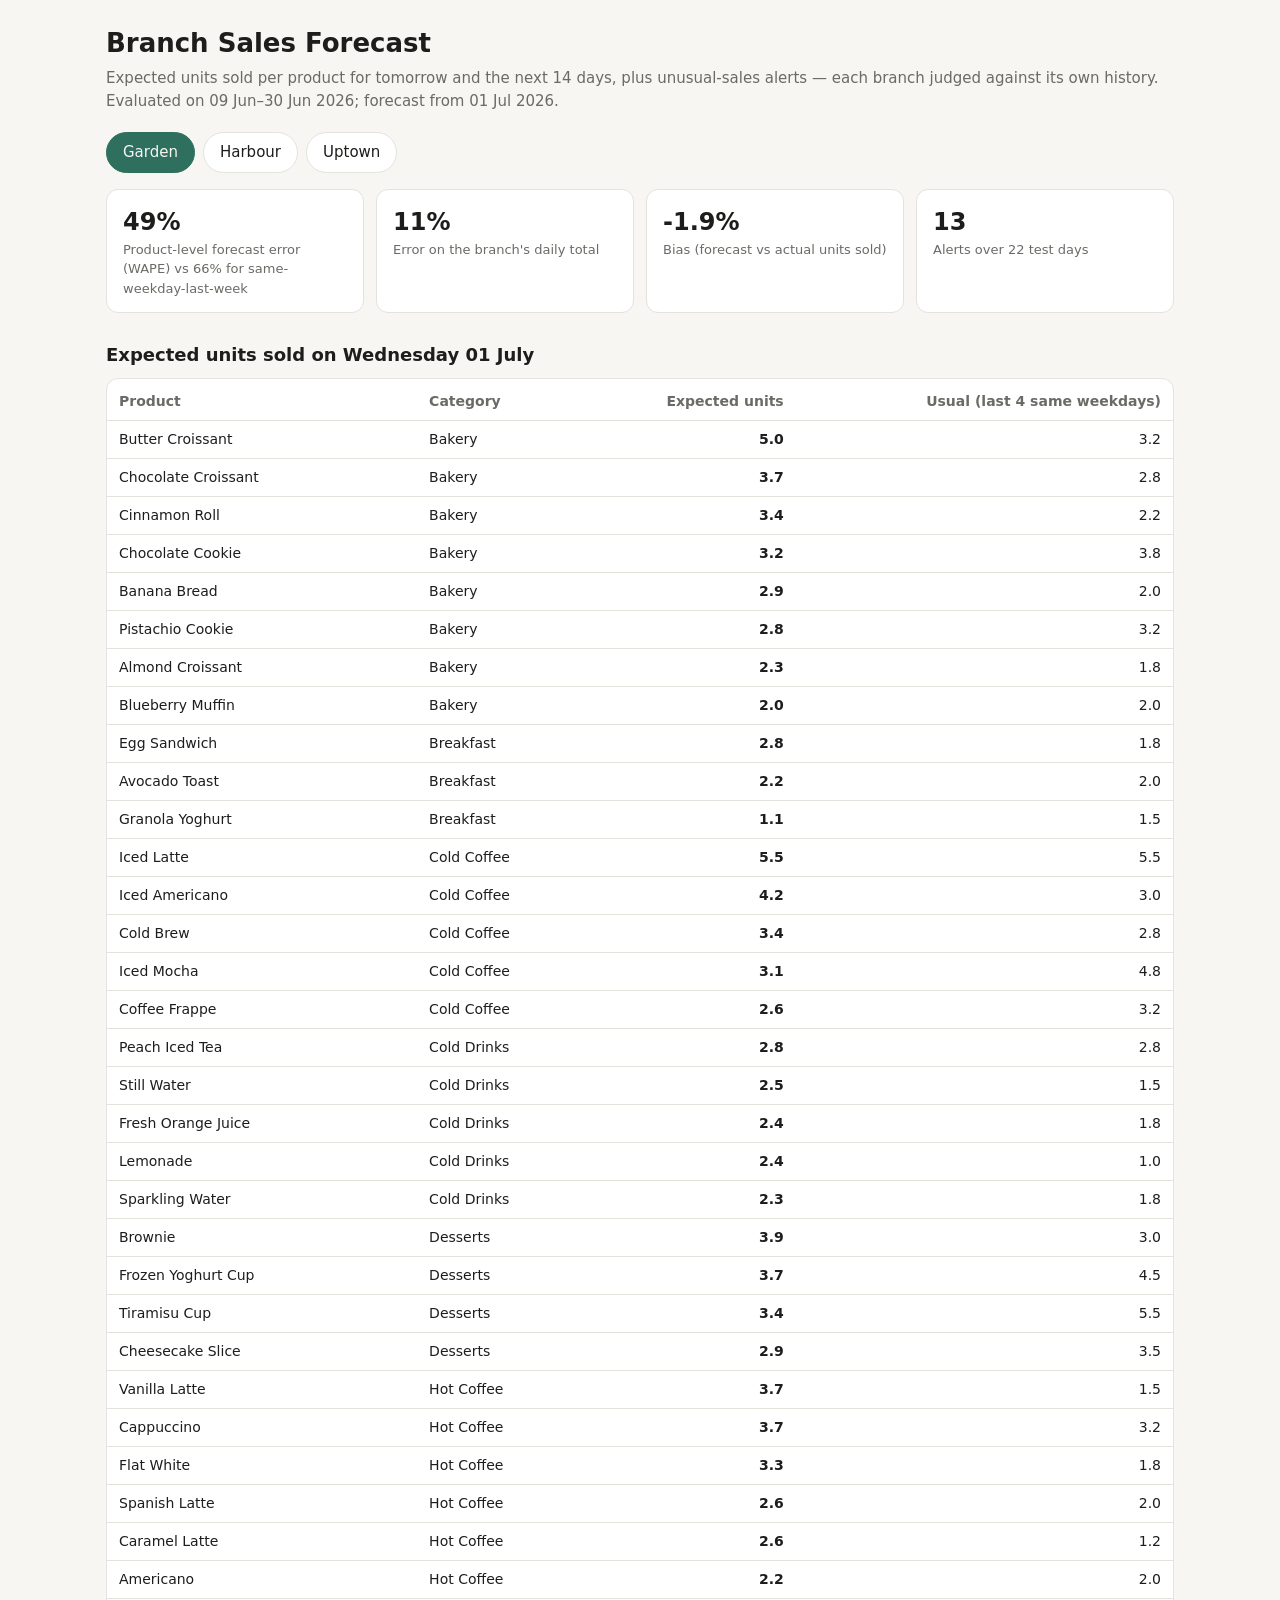
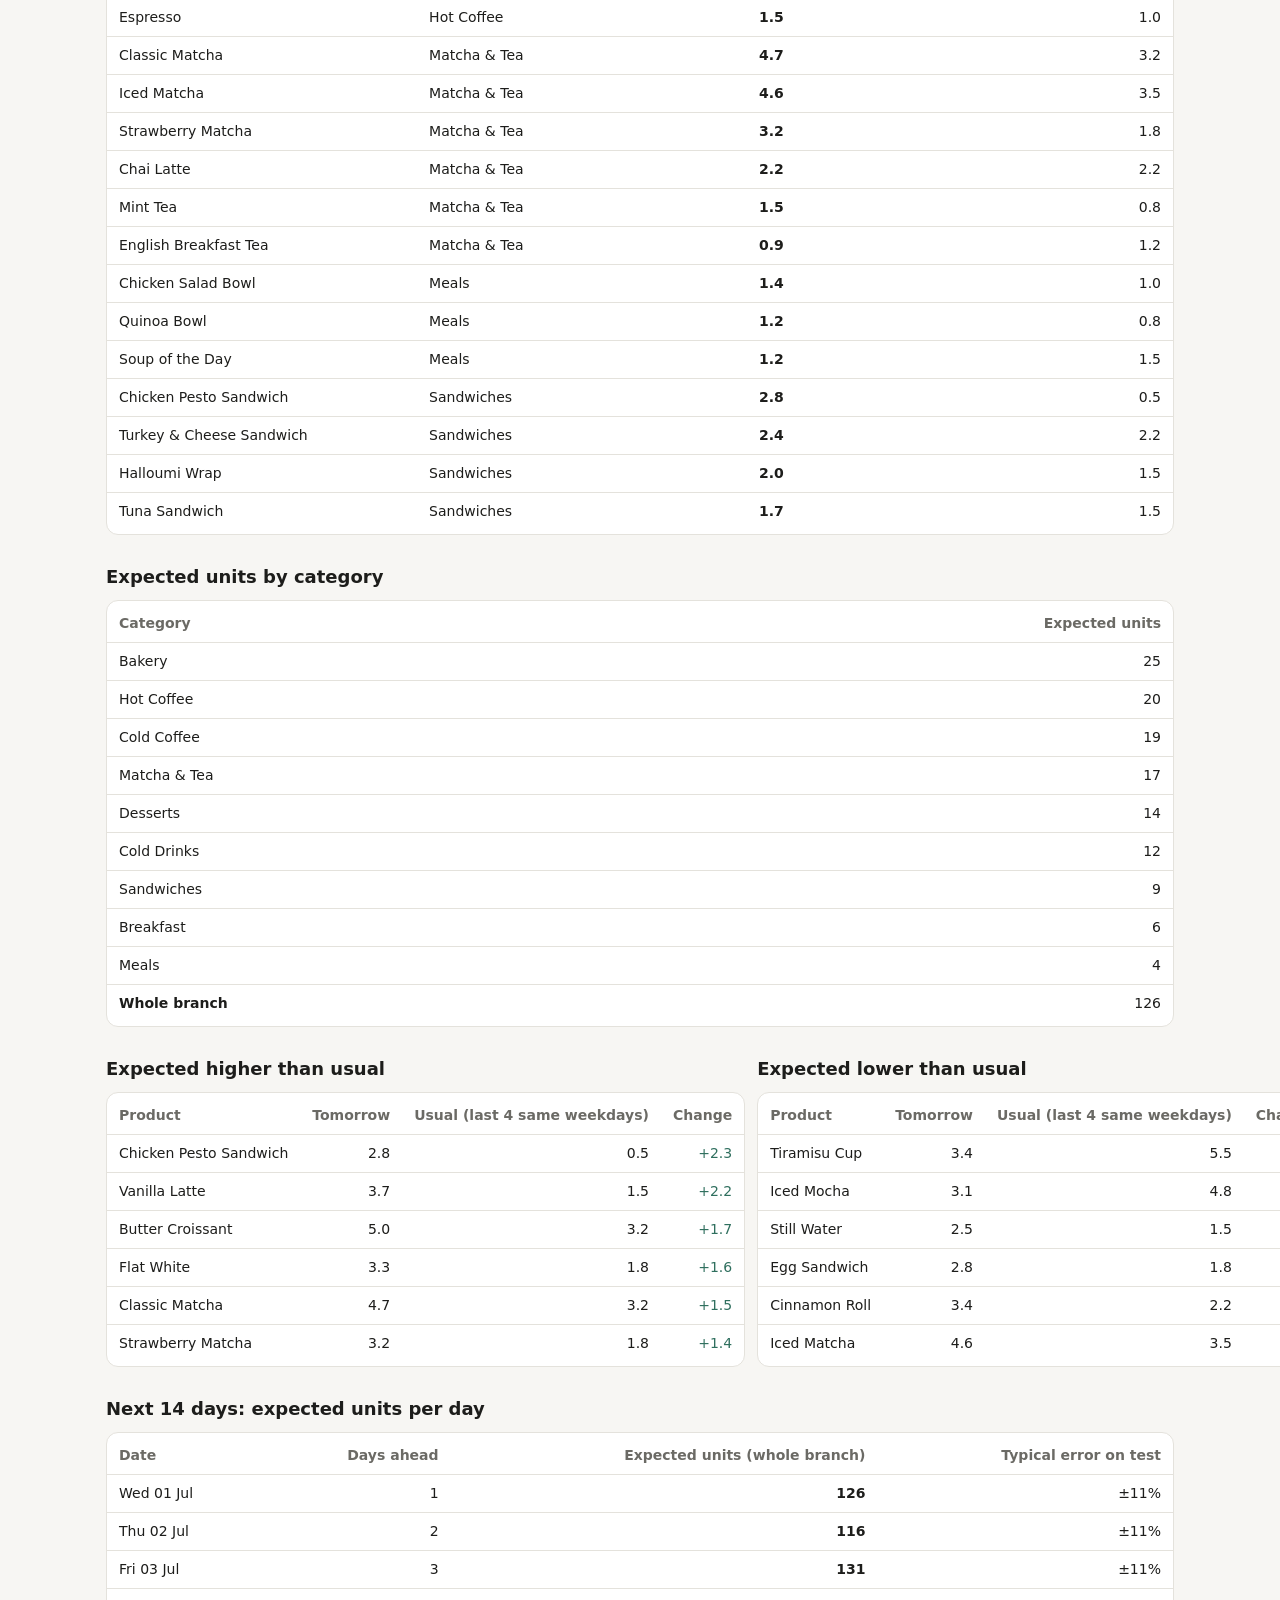
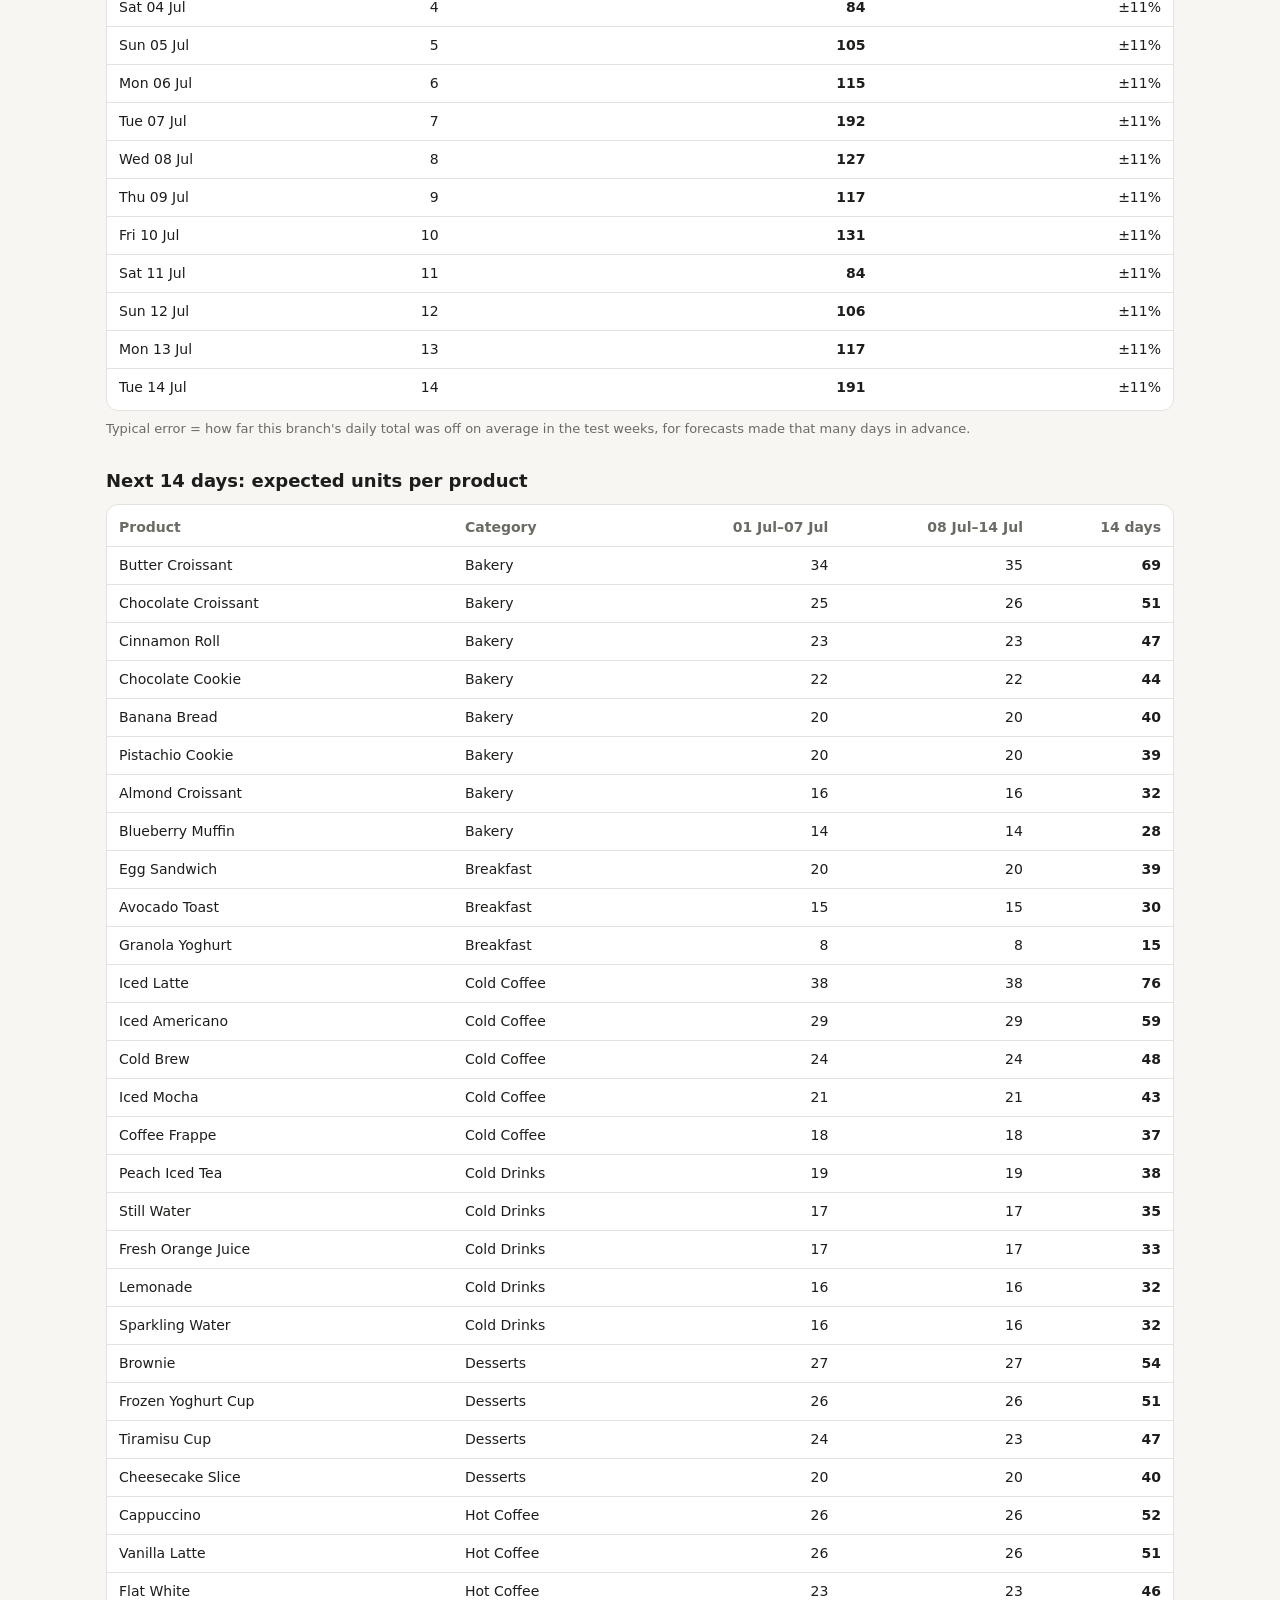
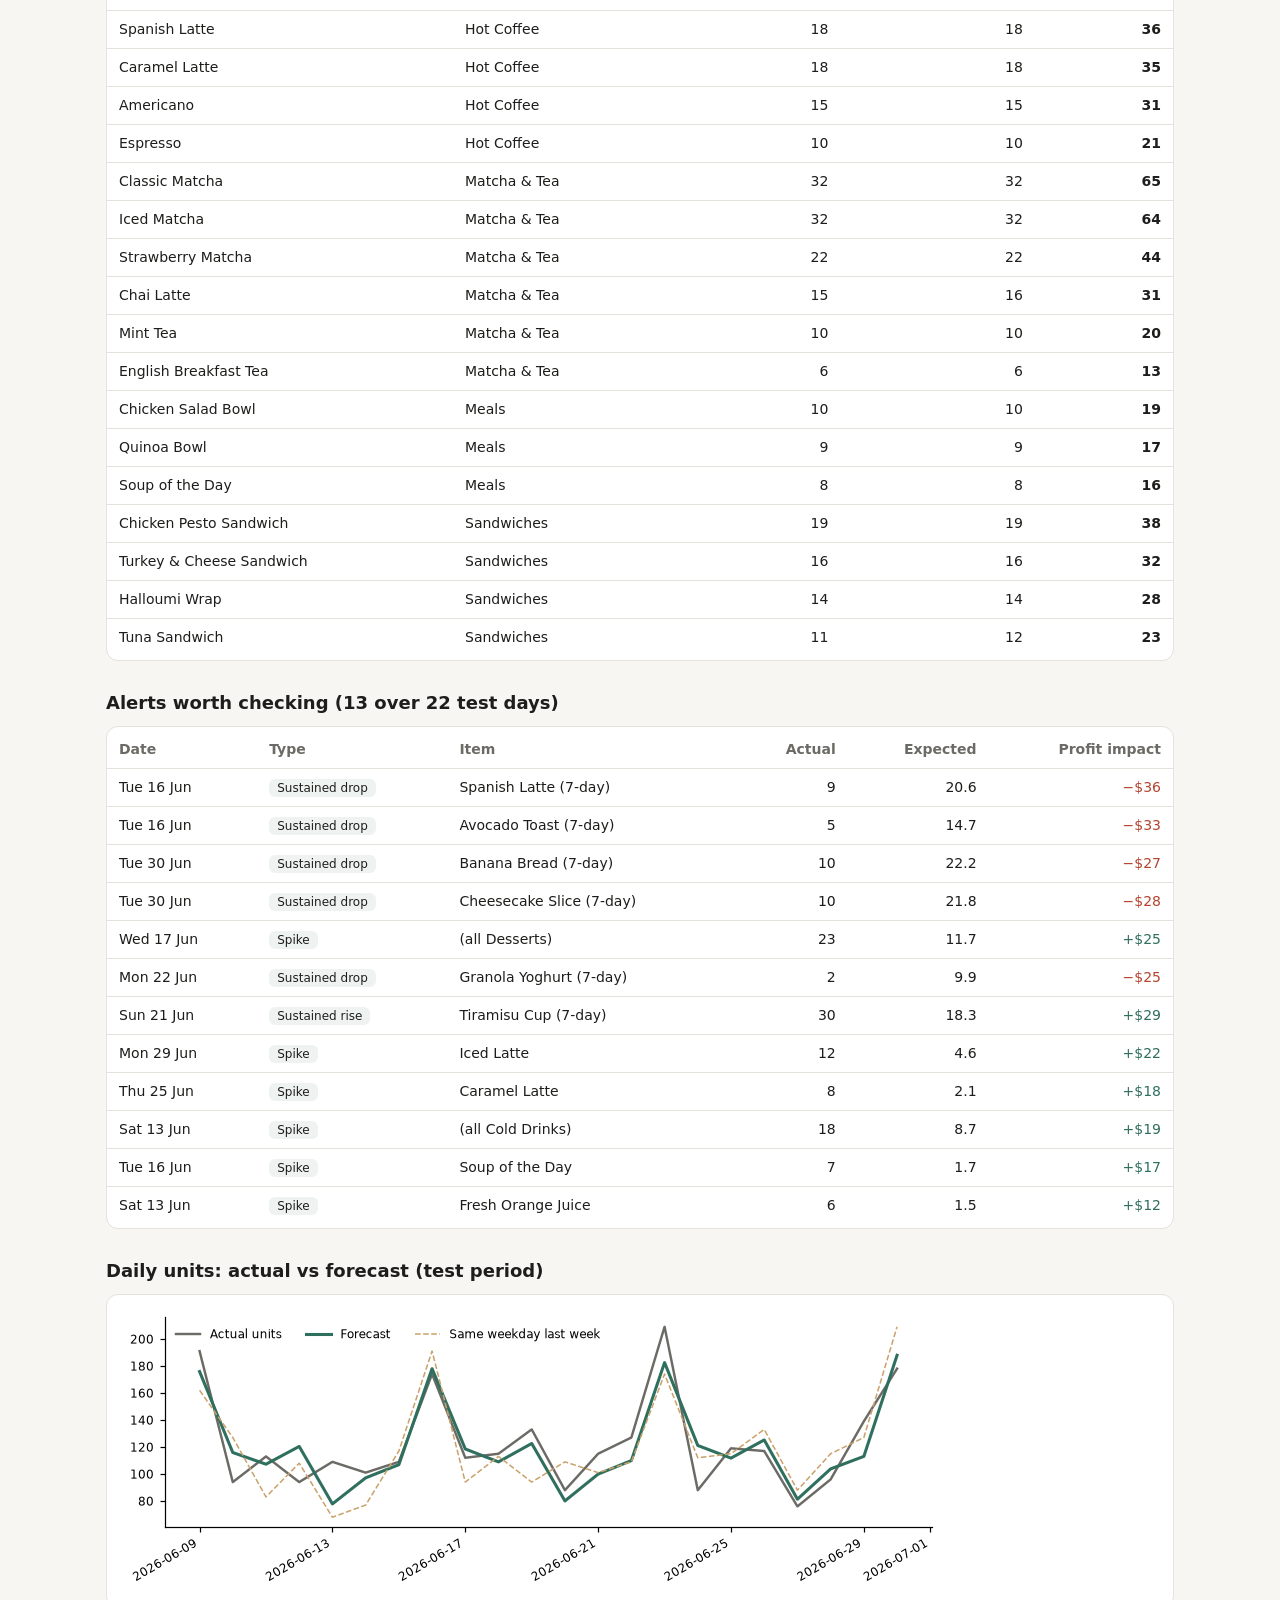
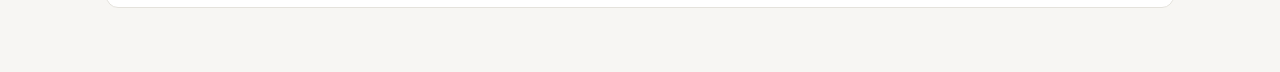
<file: aya/outputs/report.html>
<!doctype html><html lang="en"><head><meta charset="utf-8">
<meta name="viewport" content="width=device-width,initial-scale=1"><title>Branch Sales Forecast</title>
<style>
:root{--bg:#f7f6f3;--card:#fff;--ink:#1d1d1b;--muted:#6b6a65;--line:#e4e2dc;--accent:#2f6f5e;
--up:#2f6f5e;--down:#b4442f;--chip:#eef3f1}
@media (prefers-color-scheme:dark){:root:not([data-theme="light"]){--bg:#171716;--card:#21211f;--ink:#ecebe7;
--muted:#a3a29c;--line:#34332f;--accent:#7cc4ad;--up:#7cc4ad;--down:#e58a74;--chip:#263330}}
:root[data-theme="dark"]{--bg:#171716;--card:#21211f;--ink:#ecebe7;--muted:#a3a29c;--line:#34332f;
--accent:#7cc4ad;--up:#7cc4ad;--down:#e58a74;--chip:#263330}
*{box-sizing:border-box}body{margin:0;background:var(--bg);color:var(--ink);
font:15px/1.5 system-ui,-apple-system,"Segoe UI",sans-serif}
main{max-width:1100px;margin:0 auto;padding:24px 16px 64px}
h1{font-size:26px;margin:0 0 4px}h2{font-size:18px;margin:28px 0 10px}p.sub{color:var(--muted);margin:0 0 20px}
.tabs{display:flex;gap:8px;flex-wrap:wrap;margin:16px 0}
.tabs button{border:1px solid var(--line);background:var(--card);color:var(--ink);padding:8px 16px;border-radius:999px;
cursor:pointer;font:inherit}.tabs button[aria-selected=true]{background:var(--accent);color:var(--bg);border-color:var(--accent)}
.kpis{display:grid;grid-template-columns:repeat(auto-fit,minmax(200px,1fr));gap:12px}
.kpi{background:var(--card);border:1px solid var(--line);border-radius:12px;padding:14px 16px}
.kpi .v{font-size:24px;font-weight:650}.kpi .l{color:var(--muted);font-size:13px}
.card{background:var(--card);border:1px solid var(--line);border-radius:12px;padding:4px 0;overflow-x:auto}
table{border-collapse:collapse;width:100%;font-size:14px}th,td{padding:8px 12px;text-align:left;
border-bottom:1px solid var(--line);white-space:nowrap}th{color:var(--muted);font-weight:550}
td.n,th.n{text-align:right;font-variant-numeric:tabular-nums}tr:last-child td{border-bottom:0}
.chip{background:var(--chip);border-radius:6px;padding:2px 8px;font-size:12px}
.up{color:var(--up)}.down{color:var(--down)}.grid2{display:grid;grid-template-columns:1fr 1fr;gap:12px}
@media (max-width:700px){.grid2{grid-template-columns:1fr}}
img{max-width:100%;display:block}.note{color:var(--muted);font-size:13px;margin-top:8px}
</style></head><body><main>
<h1>Branch Sales Forecast</h1>
<p class="sub">Expected units sold per product for tomorrow and the next 14 days, plus unusual-sales alerts — each branch judged against its
own history. Evaluated on 09 Jun–30 Jun 2026; forecast from 01 Jul 2026.</p>
<div class="tabs" role="tablist"><button role="tab" data-b="Garden" aria-selected="true">Garden</button><button role="tab" data-b="Harbour" aria-selected="false">Harbour</button><button role="tab" data-b="Uptown" aria-selected="false">Uptown</button></div>

<section data-branch="Garden">
  <div class="kpis"><div class="kpi"><div class="v">49%</div><div class="l">Product-level forecast error (WAPE) vs 66% for same-weekday-last-week</div></div><div class="kpi"><div class="v">11%</div><div class="l">Error on the branch's daily total</div></div><div class="kpi"><div class="v">-1.9%</div><div class="l">Bias (forecast vs actual units sold)</div></div><div class="kpi"><div class="v">13</div><div class="l">Alerts over 22 test days</div></div></div>
  <h2>Expected units sold on Wednesday 01 July</h2>
  <div class="card"><table><thead><tr><th class="">Product</th><th class="">Category</th><th class="n">Expected units</th><th class="n">Usual (last 4 same weekdays)</th></tr></thead><tbody><tr><td class="">Butter Croissant</td><td class="">Bakery</td><td class="n"><b>5.0</b></td><td class="n">3.2</td></tr><tr><td class="">Chocolate Croissant</td><td class="">Bakery</td><td class="n"><b>3.7</b></td><td class="n">2.8</td></tr><tr><td class="">Cinnamon Roll</td><td class="">Bakery</td><td class="n"><b>3.4</b></td><td class="n">2.2</td></tr><tr><td class="">Chocolate Cookie</td><td class="">Bakery</td><td class="n"><b>3.2</b></td><td class="n">3.8</td></tr><tr><td class="">Banana Bread</td><td class="">Bakery</td><td class="n"><b>2.9</b></td><td class="n">2.0</td></tr><tr><td class="">Pistachio Cookie</td><td class="">Bakery</td><td class="n"><b>2.8</b></td><td class="n">3.2</td></tr><tr><td class="">Almond Croissant</td><td class="">Bakery</td><td class="n"><b>2.3</b></td><td class="n">1.8</td></tr><tr><td class="">Blueberry Muffin</td><td class="">Bakery</td><td class="n"><b>2.0</b></td><td class="n">2.0</td></tr><tr><td class="">Egg Sandwich</td><td class="">Breakfast</td><td class="n"><b>2.8</b></td><td class="n">1.8</td></tr><tr><td class="">Avocado Toast</td><td class="">Breakfast</td><td class="n"><b>2.2</b></td><td class="n">2.0</td></tr><tr><td class="">Granola Yoghurt</td><td class="">Breakfast</td><td class="n"><b>1.1</b></td><td class="n">1.5</td></tr><tr><td class="">Iced Latte</td><td class="">Cold Coffee</td><td class="n"><b>5.5</b></td><td class="n">5.5</td></tr><tr><td class="">Iced Americano</td><td class="">Cold Coffee</td><td class="n"><b>4.2</b></td><td class="n">3.0</td></tr><tr><td class="">Cold Brew</td><td class="">Cold Coffee</td><td class="n"><b>3.4</b></td><td class="n">2.8</td></tr><tr><td class="">Iced Mocha</td><td class="">Cold Coffee</td><td class="n"><b>3.1</b></td><td class="n">4.8</td></tr><tr><td class="">Coffee Frappe</td><td class="">Cold Coffee</td><td class="n"><b>2.6</b></td><td class="n">3.2</td></tr><tr><td class="">Peach Iced Tea</td><td class="">Cold Drinks</td><td class="n"><b>2.8</b></td><td class="n">2.8</td></tr><tr><td class="">Still Water</td><td class="">Cold Drinks</td><td class="n"><b>2.5</b></td><td class="n">1.5</td></tr><tr><td class="">Fresh Orange Juice</td><td class="">Cold Drinks</td><td class="n"><b>2.4</b></td><td class="n">1.8</td></tr><tr><td class="">Lemonade</td><td class="">Cold Drinks</td><td class="n"><b>2.4</b></td><td class="n">1.0</td></tr><tr><td class="">Sparkling Water</td><td class="">Cold Drinks</td><td class="n"><b>2.3</b></td><td class="n">1.8</td></tr><tr><td class="">Brownie</td><td class="">Desserts</td><td class="n"><b>3.9</b></td><td class="n">3.0</td></tr><tr><td class="">Frozen Yoghurt Cup</td><td class="">Desserts</td><td class="n"><b>3.7</b></td><td class="n">4.5</td></tr><tr><td class="">Tiramisu Cup</td><td class="">Desserts</td><td class="n"><b>3.4</b></td><td class="n">5.5</td></tr><tr><td class="">Cheesecake Slice</td><td class="">Desserts</td><td class="n"><b>2.9</b></td><td class="n">3.5</td></tr><tr><td class="">Vanilla Latte</td><td class="">Hot Coffee</td><td class="n"><b>3.7</b></td><td class="n">1.5</td></tr><tr><td class="">Cappuccino</td><td class="">Hot Coffee</td><td class="n"><b>3.7</b></td><td class="n">3.2</td></tr><tr><td class="">Flat White</td><td class="">Hot Coffee</td><td class="n"><b>3.3</b></td><td class="n">1.8</td></tr><tr><td class="">Spanish Latte</td><td class="">Hot Coffee</td><td class="n"><b>2.6</b></td><td class="n">2.0</td></tr><tr><td class="">Caramel Latte</td><td class="">Hot Coffee</td><td class="n"><b>2.6</b></td><td class="n">1.2</td></tr><tr><td class="">Americano</td><td class="">Hot Coffee</td><td class="n"><b>2.2</b></td><td class="n">2.0</td></tr><tr><td class="">Espresso</td><td class="">Hot Coffee</td><td class="n"><b>1.5</b></td><td class="n">1.0</td></tr><tr><td class="">Classic Matcha</td><td class="">Matcha & Tea</td><td class="n"><b>4.7</b></td><td class="n">3.2</td></tr><tr><td class="">Iced Matcha</td><td class="">Matcha & Tea</td><td class="n"><b>4.6</b></td><td class="n">3.5</td></tr><tr><td class="">Strawberry Matcha</td><td class="">Matcha & Tea</td><td class="n"><b>3.2</b></td><td class="n">1.8</td></tr><tr><td class="">Chai Latte</td><td class="">Matcha & Tea</td><td class="n"><b>2.2</b></td><td class="n">2.2</td></tr><tr><td class="">Mint Tea</td><td class="">Matcha & Tea</td><td class="n"><b>1.5</b></td><td class="n">0.8</td></tr><tr><td class="">English Breakfast Tea</td><td class="">Matcha & Tea</td><td class="n"><b>0.9</b></td><td class="n">1.2</td></tr><tr><td class="">Chicken Salad Bowl</td><td class="">Meals</td><td class="n"><b>1.4</b></td><td class="n">1.0</td></tr><tr><td class="">Quinoa Bowl</td><td class="">Meals</td><td class="n"><b>1.2</b></td><td class="n">0.8</td></tr><tr><td class="">Soup of the Day</td><td class="">Meals</td><td class="n"><b>1.2</b></td><td class="n">1.5</td></tr><tr><td class="">Chicken Pesto Sandwich</td><td class="">Sandwiches</td><td class="n"><b>2.8</b></td><td class="n">0.5</td></tr><tr><td class="">Turkey & Cheese Sandwich</td><td class="">Sandwiches</td><td class="n"><b>2.4</b></td><td class="n">2.2</td></tr><tr><td class="">Halloumi Wrap</td><td class="">Sandwiches</td><td class="n"><b>2.0</b></td><td class="n">1.5</td></tr><tr><td class="">Tuna Sandwich</td><td class="">Sandwiches</td><td class="n"><b>1.7</b></td><td class="n">1.5</td></tr></tbody></table></div>
  <h2>Expected units by category</h2>
  <div class="card"><table><thead><tr><th class="">Category</th><th class="n">Expected units</th></tr></thead><tbody><tr><td class="">Bakery</td><td class="n">25</td></tr><tr><td class="">Hot Coffee</td><td class="n">20</td></tr><tr><td class="">Cold Coffee</td><td class="n">19</td></tr><tr><td class="">Matcha &amp; Tea</td><td class="n">17</td></tr><tr><td class="">Desserts</td><td class="n">14</td></tr><tr><td class="">Cold Drinks</td><td class="n">12</td></tr><tr><td class="">Sandwiches</td><td class="n">9</td></tr><tr><td class="">Breakfast</td><td class="n">6</td></tr><tr><td class="">Meals</td><td class="n">4</td></tr><tr><td class=""><b>Whole branch</b></td><td class="n">126</td></tr></tbody></table></div>
  <div class="grid2">
    <div><h2>Expected higher than usual</h2><div class="card"><table><thead><tr><th class="">Product</th><th class="n">Tomorrow</th><th class="n">Usual (last 4 same weekdays)</th><th class="n">Change</th></tr></thead><tbody><tr><td class="">Chicken Pesto Sandwich</td><td class="n">2.8</td><td class="n">0.5</td><td class="n"><span class="up">+2.3</span></td></tr><tr><td class="">Vanilla Latte</td><td class="n">3.7</td><td class="n">1.5</td><td class="n"><span class="up">+2.2</span></td></tr><tr><td class="">Butter Croissant</td><td class="n">5.0</td><td class="n">3.2</td><td class="n"><span class="up">+1.7</span></td></tr><tr><td class="">Flat White</td><td class="n">3.3</td><td class="n">1.8</td><td class="n"><span class="up">+1.6</span></td></tr><tr><td class="">Classic Matcha</td><td class="n">4.7</td><td class="n">3.2</td><td class="n"><span class="up">+1.5</span></td></tr><tr><td class="">Strawberry Matcha</td><td class="n">3.2</td><td class="n">1.8</td><td class="n"><span class="up">+1.4</span></td></tr></tbody></table></div></div>
    <div><h2>Expected lower than usual</h2><div class="card"><table><thead><tr><th class="">Product</th><th class="n">Tomorrow</th><th class="n">Usual (last 4 same weekdays)</th><th class="n">Change</th></tr></thead><tbody><tr><td class="">Tiramisu Cup</td><td class="n">3.4</td><td class="n">5.5</td><td class="n"><span class="down">-2.1</span></td></tr><tr><td class="">Iced Mocha</td><td class="n">3.1</td><td class="n">4.8</td><td class="n"><span class="down">-1.6</span></td></tr><tr><td class="">Still Water</td><td class="n">2.5</td><td class="n">1.5</td><td class="n"><span class="down">+1.0</span></td></tr><tr><td class="">Egg Sandwich</td><td class="n">2.8</td><td class="n">1.8</td><td class="n"><span class="down">+1.1</span></td></tr><tr><td class="">Cinnamon Roll</td><td class="n">3.4</td><td class="n">2.2</td><td class="n"><span class="down">+1.1</span></td></tr><tr><td class="">Iced Matcha</td><td class="n">4.6</td><td class="n">3.5</td><td class="n"><span class="down">+1.1</span></td></tr></tbody></table></div></div>
  </div>
  <h2>Next 14 days: expected units per day</h2>
  <div class="card"><table><thead><tr><th class="">Date</th><th class="n">Days ahead</th><th class="n">Expected units (whole branch)</th><th class="n">Typical error on test</th></tr></thead><tbody><tr><td class="">Wed 01 Jul</td><td class="n">1</td><td class="n"><b>126</b></td><td class="n">±11%</td></tr><tr><td class="">Thu 02 Jul</td><td class="n">2</td><td class="n"><b>116</b></td><td class="n">±11%</td></tr><tr><td class="">Fri 03 Jul</td><td class="n">3</td><td class="n"><b>131</b></td><td class="n">±11%</td></tr><tr><td class="">Sat 04 Jul</td><td class="n">4</td><td class="n"><b>84</b></td><td class="n">±11%</td></tr><tr><td class="">Sun 05 Jul</td><td class="n">5</td><td class="n"><b>105</b></td><td class="n">±11%</td></tr><tr><td class="">Mon 06 Jul</td><td class="n">6</td><td class="n"><b>115</b></td><td class="n">±11%</td></tr><tr><td class="">Tue 07 Jul</td><td class="n">7</td><td class="n"><b>192</b></td><td class="n">±11%</td></tr><tr><td class="">Wed 08 Jul</td><td class="n">8</td><td class="n"><b>127</b></td><td class="n">±11%</td></tr><tr><td class="">Thu 09 Jul</td><td class="n">9</td><td class="n"><b>117</b></td><td class="n">±11%</td></tr><tr><td class="">Fri 10 Jul</td><td class="n">10</td><td class="n"><b>131</b></td><td class="n">±11%</td></tr><tr><td class="">Sat 11 Jul</td><td class="n">11</td><td class="n"><b>84</b></td><td class="n">±11%</td></tr><tr><td class="">Sun 12 Jul</td><td class="n">12</td><td class="n"><b>106</b></td><td class="n">±11%</td></tr><tr><td class="">Mon 13 Jul</td><td class="n">13</td><td class="n"><b>117</b></td><td class="n">±11%</td></tr><tr><td class="">Tue 14 Jul</td><td class="n">14</td><td class="n"><b>191</b></td><td class="n">±11%</td></tr></tbody></table></div>
  <p class="note">Typical error = how far this branch's daily total was off on average in the test weeks,
  for forecasts made that many days in advance.</p>
  <h2>Next 14 days: expected units per product</h2>
  <div class="card"><table><thead><tr><th class="">Product</th><th class="">Category</th><th class="n">01 Jul–07 Jul</th><th class="n">08 Jul–14 Jul</th><th class="n">14 days</th></tr></thead><tbody><tr><td class="">Butter Croissant</td><td class="">Bakery</td><td class="n">34</td><td class="n">35</td><td class="n"><b>69</b></td></tr><tr><td class="">Chocolate Croissant</td><td class="">Bakery</td><td class="n">25</td><td class="n">26</td><td class="n"><b>51</b></td></tr><tr><td class="">Cinnamon Roll</td><td class="">Bakery</td><td class="n">23</td><td class="n">23</td><td class="n"><b>47</b></td></tr><tr><td class="">Chocolate Cookie</td><td class="">Bakery</td><td class="n">22</td><td class="n">22</td><td class="n"><b>44</b></td></tr><tr><td class="">Banana Bread</td><td class="">Bakery</td><td class="n">20</td><td class="n">20</td><td class="n"><b>40</b></td></tr><tr><td class="">Pistachio Cookie</td><td class="">Bakery</td><td class="n">20</td><td class="n">20</td><td class="n"><b>39</b></td></tr><tr><td class="">Almond Croissant</td><td class="">Bakery</td><td class="n">16</td><td class="n">16</td><td class="n"><b>32</b></td></tr><tr><td class="">Blueberry Muffin</td><td class="">Bakery</td><td class="n">14</td><td class="n">14</td><td class="n"><b>28</b></td></tr><tr><td class="">Egg Sandwich</td><td class="">Breakfast</td><td class="n">20</td><td class="n">20</td><td class="n"><b>39</b></td></tr><tr><td class="">Avocado Toast</td><td class="">Breakfast</td><td class="n">15</td><td class="n">15</td><td class="n"><b>30</b></td></tr><tr><td class="">Granola Yoghurt</td><td class="">Breakfast</td><td class="n">8</td><td class="n">8</td><td class="n"><b>15</b></td></tr><tr><td class="">Iced Latte</td><td class="">Cold Coffee</td><td class="n">38</td><td class="n">38</td><td class="n"><b>76</b></td></tr><tr><td class="">Iced Americano</td><td class="">Cold Coffee</td><td class="n">29</td><td class="n">29</td><td class="n"><b>59</b></td></tr><tr><td class="">Cold Brew</td><td class="">Cold Coffee</td><td class="n">24</td><td class="n">24</td><td class="n"><b>48</b></td></tr><tr><td class="">Iced Mocha</td><td class="">Cold Coffee</td><td class="n">21</td><td class="n">21</td><td class="n"><b>43</b></td></tr><tr><td class="">Coffee Frappe</td><td class="">Cold Coffee</td><td class="n">18</td><td class="n">18</td><td class="n"><b>37</b></td></tr><tr><td class="">Peach Iced Tea</td><td class="">Cold Drinks</td><td class="n">19</td><td class="n">19</td><td class="n"><b>38</b></td></tr><tr><td class="">Still Water</td><td class="">Cold Drinks</td><td class="n">17</td><td class="n">17</td><td class="n"><b>35</b></td></tr><tr><td class="">Fresh Orange Juice</td><td class="">Cold Drinks</td><td class="n">17</td><td class="n">17</td><td class="n"><b>33</b></td></tr><tr><td class="">Lemonade</td><td class="">Cold Drinks</td><td class="n">16</td><td class="n">16</td><td class="n"><b>32</b></td></tr><tr><td class="">Sparkling Water</td><td class="">Cold Drinks</td><td class="n">16</td><td class="n">16</td><td class="n"><b>32</b></td></tr><tr><td class="">Brownie</td><td class="">Desserts</td><td class="n">27</td><td class="n">27</td><td class="n"><b>54</b></td></tr><tr><td class="">Frozen Yoghurt Cup</td><td class="">Desserts</td><td class="n">26</td><td class="n">26</td><td class="n"><b>51</b></td></tr><tr><td class="">Tiramisu Cup</td><td class="">Desserts</td><td class="n">24</td><td class="n">23</td><td class="n"><b>47</b></td></tr><tr><td class="">Cheesecake Slice</td><td class="">Desserts</td><td class="n">20</td><td class="n">20</td><td class="n"><b>40</b></td></tr><tr><td class="">Cappuccino</td><td class="">Hot Coffee</td><td class="n">26</td><td class="n">26</td><td class="n"><b>52</b></td></tr><tr><td class="">Vanilla Latte</td><td class="">Hot Coffee</td><td class="n">26</td><td class="n">26</td><td class="n"><b>51</b></td></tr><tr><td class="">Flat White</td><td class="">Hot Coffee</td><td class="n">23</td><td class="n">23</td><td class="n"><b>46</b></td></tr><tr><td class="">Spanish Latte</td><td class="">Hot Coffee</td><td class="n">18</td><td class="n">18</td><td class="n"><b>36</b></td></tr><tr><td class="">Caramel Latte</td><td class="">Hot Coffee</td><td class="n">18</td><td class="n">18</td><td class="n"><b>35</b></td></tr><tr><td class="">Americano</td><td class="">Hot Coffee</td><td class="n">15</td><td class="n">15</td><td class="n"><b>31</b></td></tr><tr><td class="">Espresso</td><td class="">Hot Coffee</td><td class="n">10</td><td class="n">10</td><td class="n"><b>21</b></td></tr><tr><td class="">Classic Matcha</td><td class="">Matcha & Tea</td><td class="n">32</td><td class="n">32</td><td class="n"><b>65</b></td></tr><tr><td class="">Iced Matcha</td><td class="">Matcha & Tea</td><td class="n">32</td><td class="n">32</td><td class="n"><b>64</b></td></tr><tr><td class="">Strawberry Matcha</td><td class="">Matcha & Tea</td><td class="n">22</td><td class="n">22</td><td class="n"><b>44</b></td></tr><tr><td class="">Chai Latte</td><td class="">Matcha & Tea</td><td class="n">15</td><td class="n">16</td><td class="n"><b>31</b></td></tr><tr><td class="">Mint Tea</td><td class="">Matcha & Tea</td><td class="n">10</td><td class="n">10</td><td class="n"><b>20</b></td></tr><tr><td class="">English Breakfast Tea</td><td class="">Matcha & Tea</td><td class="n">6</td><td class="n">6</td><td class="n"><b>13</b></td></tr><tr><td class="">Chicken Salad Bowl</td><td class="">Meals</td><td class="n">10</td><td class="n">10</td><td class="n"><b>19</b></td></tr><tr><td class="">Quinoa Bowl</td><td class="">Meals</td><td class="n">9</td><td class="n">9</td><td class="n"><b>17</b></td></tr><tr><td class="">Soup of the Day</td><td class="">Meals</td><td class="n">8</td><td class="n">8</td><td class="n"><b>16</b></td></tr><tr><td class="">Chicken Pesto Sandwich</td><td class="">Sandwiches</td><td class="n">19</td><td class="n">19</td><td class="n"><b>38</b></td></tr><tr><td class="">Turkey & Cheese Sandwich</td><td class="">Sandwiches</td><td class="n">16</td><td class="n">16</td><td class="n"><b>32</b></td></tr><tr><td class="">Halloumi Wrap</td><td class="">Sandwiches</td><td class="n">14</td><td class="n">14</td><td class="n"><b>28</b></td></tr><tr><td class="">Tuna Sandwich</td><td class="">Sandwiches</td><td class="n">11</td><td class="n">12</td><td class="n"><b>23</b></td></tr></tbody></table></div>
  <h2>Alerts worth checking (13 over 22 test days)</h2>
  <div class="card"><table><thead><tr><th class="">Date</th><th class="">Type</th><th class="">Item</th><th class="n">Actual</th><th class="n">Expected</th><th class="n">Profit impact</th></tr></thead><tbody><tr><td class="">Tue 16 Jun</td><td class=""><span class="chip">Sustained drop</span></td><td class="">Spanish Latte (7-day)</td><td class="n">9</td><td class="n">20.6</td><td class="n"><span class="down">−$36</span></td></tr><tr><td class="">Tue 16 Jun</td><td class=""><span class="chip">Sustained drop</span></td><td class="">Avocado Toast (7-day)</td><td class="n">5</td><td class="n">14.7</td><td class="n"><span class="down">−$33</span></td></tr><tr><td class="">Tue 30 Jun</td><td class=""><span class="chip">Sustained drop</span></td><td class="">Banana Bread (7-day)</td><td class="n">10</td><td class="n">22.2</td><td class="n"><span class="down">−$27</span></td></tr><tr><td class="">Tue 30 Jun</td><td class=""><span class="chip">Sustained drop</span></td><td class="">Cheesecake Slice (7-day)</td><td class="n">10</td><td class="n">21.8</td><td class="n"><span class="down">−$28</span></td></tr><tr><td class="">Wed 17 Jun</td><td class=""><span class="chip">Spike</span></td><td class="">(all Desserts)</td><td class="n">23</td><td class="n">11.7</td><td class="n"><span class="up">+$25</span></td></tr><tr><td class="">Mon 22 Jun</td><td class=""><span class="chip">Sustained drop</span></td><td class="">Granola Yoghurt (7-day)</td><td class="n">2</td><td class="n">9.9</td><td class="n"><span class="down">−$25</span></td></tr><tr><td class="">Sun 21 Jun</td><td class=""><span class="chip">Sustained rise</span></td><td class="">Tiramisu Cup (7-day)</td><td class="n">30</td><td class="n">18.3</td><td class="n"><span class="up">+$29</span></td></tr><tr><td class="">Mon 29 Jun</td><td class=""><span class="chip">Spike</span></td><td class="">Iced Latte</td><td class="n">12</td><td class="n">4.6</td><td class="n"><span class="up">+$22</span></td></tr><tr><td class="">Thu 25 Jun</td><td class=""><span class="chip">Spike</span></td><td class="">Caramel Latte</td><td class="n">8</td><td class="n">2.1</td><td class="n"><span class="up">+$18</span></td></tr><tr><td class="">Sat 13 Jun</td><td class=""><span class="chip">Spike</span></td><td class="">(all Cold Drinks)</td><td class="n">18</td><td class="n">8.7</td><td class="n"><span class="up">+$19</span></td></tr><tr><td class="">Tue 16 Jun</td><td class=""><span class="chip">Spike</span></td><td class="">Soup of the Day</td><td class="n">7</td><td class="n">1.7</td><td class="n"><span class="up">+$17</span></td></tr><tr><td class="">Sat 13 Jun</td><td class=""><span class="chip">Spike</span></td><td class="">Fresh Orange Juice</td><td class="n">6</td><td class="n">1.5</td><td class="n"><span class="up">+$12</span></td></tr></tbody></table></div>
  <h2>Daily units: actual vs forecast (test period)</h2>
  <div class="card" style="padding:12px"><img alt="Daily units actual vs forecast for Garden" src="[data-uri]"></div>
</section>
<section data-branch="Harbour">
  <div class="kpis"><div class="kpi"><div class="v">41%</div><div class="l">Product-level forecast error (WAPE) vs 57% for same-weekday-last-week</div></div><div class="kpi"><div class="v">7%</div><div class="l">Error on the branch's daily total</div></div><div class="kpi"><div class="v">+0.2%</div><div class="l">Bias (forecast vs actual units sold)</div></div><div class="kpi"><div class="v">26</div><div class="l">Alerts over 22 test days</div></div></div>
  <h2>Expected units sold on Wednesday 01 July</h2>
  <div class="card"><table><thead><tr><th class="">Product</th><th class="">Category</th><th class="n">Expected units</th><th class="n">Usual (last 4 same weekdays)</th></tr></thead><tbody><tr><td class="">Butter Croissant</td><td class="">Bakery</td><td class="n"><b>8.6</b></td><td class="n">7.5</td></tr><tr><td class="">Cinnamon Roll</td><td class="">Bakery</td><td class="n"><b>6.3</b></td><td class="n">6.5</td></tr><tr><td class="">Chocolate Croissant</td><td class="">Bakery</td><td class="n"><b>5.9</b></td><td class="n">6.2</td></tr><tr><td class="">Almond Croissant</td><td class="">Bakery</td><td class="n"><b>5.6</b></td><td class="n">6.2</td></tr><tr><td class="">Chocolate Cookie</td><td class="">Bakery</td><td class="n"><b>5.3</b></td><td class="n">6.0</td></tr><tr><td class="">Banana Bread</td><td class="">Bakery</td><td class="n"><b>4.6</b></td><td class="n">3.5</td></tr><tr><td class="">Pistachio Cookie</td><td class="">Bakery</td><td class="n"><b>4.4</b></td><td class="n">2.2</td></tr><tr><td class="">Blueberry Muffin</td><td class="">Bakery</td><td class="n"><b>3.7</b></td><td class="n">3.5</td></tr><tr><td class="">Avocado Toast</td><td class="">Breakfast</td><td class="n"><b>3.1</b></td><td class="n">3.5</td></tr><tr><td class="">Egg Sandwich</td><td class="">Breakfast</td><td class="n"><b>3.0</b></td><td class="n">3.8</td></tr><tr><td class="">Granola Yoghurt</td><td class="">Breakfast</td><td class="n"><b>1.8</b></td><td class="n">2.2</td></tr><tr><td class="">Iced Latte</td><td class="">Cold Coffee</td><td class="n"><b>9.6</b></td><td class="n">9.8</td></tr><tr><td class="">Iced Americano</td><td class="">Cold Coffee</td><td class="n"><b>6.5</b></td><td class="n">7.0</td></tr><tr><td class="">Cold Brew</td><td class="">Cold Coffee</td><td class="n"><b>5.7</b></td><td class="n">6.8</td></tr><tr><td class="">Iced Mocha</td><td class="">Cold Coffee</td><td class="n"><b>4.2</b></td><td class="n">3.2</td></tr><tr><td class="">Coffee Frappe</td><td class="">Cold Coffee</td><td class="n"><b>3.6</b></td><td class="n">4.2</td></tr><tr><td class="">Fresh Orange Juice</td><td class="">Cold Drinks</td><td class="n"><b>4.2</b></td><td class="n">5.5</td></tr><tr><td class="">Still Water</td><td class="">Cold Drinks</td><td class="n"><b>4.2</b></td><td class="n">4.5</td></tr><tr><td class="">Peach Iced Tea</td><td class="">Cold Drinks</td><td class="n"><b>3.6</b></td><td class="n">4.2</td></tr><tr><td class="">Lemonade</td><td class="">Cold Drinks</td><td class="n"><b>3.3</b></td><td class="n">3.0</td></tr><tr><td class="">Sparkling Water</td><td class="">Cold Drinks</td><td class="n"><b>3.3</b></td><td class="n">4.5</td></tr><tr><td class="">Brownie</td><td class="">Desserts</td><td class="n"><b>4.5</b></td><td class="n">4.8</td></tr><tr><td class="">Cheesecake Slice</td><td class="">Desserts</td><td class="n"><b>3.7</b></td><td class="n">2.2</td></tr><tr><td class="">Tiramisu Cup</td><td class="">Desserts</td><td class="n"><b>3.5</b></td><td class="n">2.8</td></tr><tr><td class="">Frozen Yoghurt Cup</td><td class="">Desserts</td><td class="n"><b>3.5</b></td><td class="n">4.8</td></tr><tr><td class="">Cappuccino</td><td class="">Hot Coffee</td><td class="n"><b>5.4</b></td><td class="n">2.8</td></tr><tr><td class="">Vanilla Latte</td><td class="">Hot Coffee</td><td class="n"><b>5.0</b></td><td class="n">3.8</td></tr><tr><td class="">Flat White</td><td class="">Hot Coffee</td><td class="n"><b>4.6</b></td><td class="n">3.8</td></tr><tr><td class="">Caramel Latte</td><td class="">Hot Coffee</td><td class="n"><b>4.6</b></td><td class="n">4.0</td></tr><tr><td class="">Spanish Latte</td><td class="">Hot Coffee</td><td class="n"><b>4.2</b></td><td class="n">3.2</td></tr><tr><td class="">Americano</td><td class="">Hot Coffee</td><td class="n"><b>3.9</b></td><td class="n">3.2</td></tr><tr><td class="">Espresso</td><td class="">Hot Coffee</td><td class="n"><b>2.7</b></td><td class="n">4.0</td></tr><tr><td class="">Iced Matcha</td><td class="">Matcha & Tea</td><td class="n"><b>7.1</b></td><td class="n">7.2</td></tr><tr><td class="">Strawberry Matcha</td><td class="">Matcha & Tea</td><td class="n"><b>6.1</b></td><td class="n">5.5</td></tr><tr><td class="">Classic Matcha</td><td class="">Matcha & Tea</td><td class="n"><b>5.2</b></td><td class="n">5.0</td></tr><tr><td class="">Chai Latte</td><td class="">Matcha & Tea</td><td class="n"><b>3.5</b></td><td class="n">3.0</td></tr><tr><td class="">Mint Tea</td><td class="">Matcha & Tea</td><td class="n"><b>2.1</b></td><td class="n">1.8</td></tr><tr><td class="">English Breakfast Tea</td><td class="">Matcha & Tea</td><td class="n"><b>1.8</b></td><td class="n">2.0</td></tr><tr><td class="">Chicken Salad Bowl</td><td class="">Meals</td><td class="n"><b>2.2</b></td><td class="n">1.8</td></tr><tr><td class="">Quinoa Bowl</td><td class="">Meals</td><td class="n"><b>1.8</b></td><td class="n">1.2</td></tr><tr><td class="">Soup of the Day</td><td class="">Meals</td><td class="n"><b>1.6</b></td><td class="n">1.5</td></tr><tr><td class="">Turkey & Cheese Sandwich</td><td class="">Sandwiches</td><td class="n"><b>3.6</b></td><td class="n">2.2</td></tr><tr><td class="">Chicken Pesto Sandwich</td><td class="">Sandwiches</td><td class="n"><b>3.6</b></td><td class="n">4.0</td></tr><tr><td class="">Tuna Sandwich</td><td class="">Sandwiches</td><td class="n"><b>2.8</b></td><td class="n">3.2</td></tr><tr><td class="">Halloumi Wrap</td><td class="">Sandwiches</td><td class="n"><b>2.5</b></td><td class="n">2.8</td></tr></tbody></table></div>
  <h2>Expected units by category</h2>
  <div class="card"><table><thead><tr><th class="">Category</th><th class="n">Expected units</th></tr></thead><tbody><tr><td class="">Bakery</td><td class="n">44</td></tr><tr><td class="">Hot Coffee</td><td class="n">30</td></tr><tr><td class="">Cold Coffee</td><td class="n">30</td></tr><tr><td class="">Matcha &amp; Tea</td><td class="n">26</td></tr><tr><td class="">Cold Drinks</td><td class="n">19</td></tr><tr><td class="">Desserts</td><td class="n">15</td></tr><tr><td class="">Sandwiches</td><td class="n">13</td></tr><tr><td class="">Breakfast</td><td class="n">8</td></tr><tr><td class="">Meals</td><td class="n">6</td></tr><tr><td class=""><b>Whole branch</b></td><td class="n">190</td></tr></tbody></table></div>
  <div class="grid2">
    <div><h2>Expected higher than usual</h2><div class="card"><table><thead><tr><th class="">Product</th><th class="n">Tomorrow</th><th class="n">Usual (last 4 same weekdays)</th><th class="n">Change</th></tr></thead><tbody><tr><td class="">Cappuccino</td><td class="n">5.4</td><td class="n">2.8</td><td class="n"><span class="up">+2.6</span></td></tr><tr><td class="">Pistachio Cookie</td><td class="n">4.4</td><td class="n">2.2</td><td class="n"><span class="up">+2.1</span></td></tr><tr><td class="">Cheesecake Slice</td><td class="n">3.7</td><td class="n">2.2</td><td class="n"><span class="up">+1.5</span></td></tr><tr><td class="">Turkey & Cheese Sandwich</td><td class="n">3.6</td><td class="n">2.2</td><td class="n"><span class="up">+1.4</span></td></tr><tr><td class="">Vanilla Latte</td><td class="n">5.0</td><td class="n">3.8</td><td class="n"><span class="up">+1.3</span></td></tr><tr><td class="">Butter Croissant</td><td class="n">8.6</td><td class="n">7.5</td><td class="n"><span class="up">+1.1</span></td></tr></tbody></table></div></div>
    <div><h2>Expected lower than usual</h2><div class="card"><table><thead><tr><th class="">Product</th><th class="n">Tomorrow</th><th class="n">Usual (last 4 same weekdays)</th><th class="n">Change</th></tr></thead><tbody><tr><td class="">Espresso</td><td class="n">2.7</td><td class="n">4.0</td><td class="n"><span class="down">-1.3</span></td></tr><tr><td class="">Fresh Orange Juice</td><td class="n">4.2</td><td class="n">5.5</td><td class="n"><span class="down">-1.3</span></td></tr><tr><td class="">Frozen Yoghurt Cup</td><td class="n">3.5</td><td class="n">4.8</td><td class="n"><span class="down">-1.3</span></td></tr><tr><td class="">Sparkling Water</td><td class="n">3.3</td><td class="n">4.5</td><td class="n"><span class="down">-1.2</span></td></tr><tr><td class="">Cold Brew</td><td class="n">5.7</td><td class="n">6.8</td><td class="n"><span class="down">-1.1</span></td></tr><tr><td class="">Banana Bread</td><td class="n">4.6</td><td class="n">3.5</td><td class="n"><span class="down">+1.1</span></td></tr></tbody></table></div></div>
  </div>
  <h2>Next 14 days: expected units per day</h2>
  <div class="card"><table><thead><tr><th class="">Date</th><th class="n">Days ahead</th><th class="n">Expected units (whole branch)</th><th class="n">Typical error on test</th></tr></thead><tbody><tr><td class="">Wed 01 Jul</td><td class="n">1</td><td class="n"><b>190</b></td><td class="n">±7%</td></tr><tr><td class="">Thu 02 Jul</td><td class="n">2</td><td class="n"><b>174</b></td><td class="n">±8%</td></tr><tr><td class="">Fri 03 Jul</td><td class="n">3</td><td class="n"><b>206</b></td><td class="n">±7%</td></tr><tr><td class="">Sat 04 Jul</td><td class="n">4</td><td class="n"><b>127</b></td><td class="n">±7%</td></tr><tr><td class="">Sun 05 Jul</td><td class="n">5</td><td class="n"><b>155</b></td><td class="n">±7%</td></tr><tr><td class="">Mon 06 Jul</td><td class="n">6</td><td class="n"><b>177</b></td><td class="n">±7%</td></tr><tr><td class="">Tue 07 Jul</td><td class="n">7</td><td class="n"><b>280</b></td><td class="n">±7%</td></tr><tr><td class="">Wed 08 Jul</td><td class="n">8</td><td class="n"><b>188</b></td><td class="n">±7%</td></tr><tr><td class="">Thu 09 Jul</td><td class="n">9</td><td class="n"><b>177</b></td><td class="n">±7%</td></tr><tr><td class="">Fri 10 Jul</td><td class="n">10</td><td class="n"><b>200</b></td><td class="n">±7%</td></tr><tr><td class="">Sat 11 Jul</td><td class="n">11</td><td class="n"><b>129</b></td><td class="n">±7%</td></tr><tr><td class="">Sun 12 Jul</td><td class="n">12</td><td class="n"><b>158</b></td><td class="n">±7%</td></tr><tr><td class="">Mon 13 Jul</td><td class="n">13</td><td class="n"><b>180</b></td><td class="n">±7%</td></tr><tr><td class="">Tue 14 Jul</td><td class="n">14</td><td class="n"><b>283</b></td><td class="n">±7%</td></tr></tbody></table></div>
  <p class="note">Typical error = how far this branch's daily total was off on average in the test weeks,
  for forecasts made that many days in advance.</p>
  <h2>Next 14 days: expected units per product</h2>
  <div class="card"><table><thead><tr><th class="">Product</th><th class="">Category</th><th class="n">01 Jul–07 Jul</th><th class="n">08 Jul–14 Jul</th><th class="n">14 days</th></tr></thead><tbody><tr><td class="">Butter Croissant</td><td class="">Bakery</td><td class="n">59</td><td class="n">59</td><td class="n"><b>118</b></td></tr><tr><td class="">Cinnamon Roll</td><td class="">Bakery</td><td class="n">43</td><td class="n">44</td><td class="n"><b>88</b></td></tr><tr><td class="">Chocolate Croissant</td><td class="">Bakery</td><td class="n">41</td><td class="n">41</td><td class="n"><b>82</b></td></tr><tr><td class="">Almond Croissant</td><td class="">Bakery</td><td class="n">38</td><td class="n">39</td><td class="n"><b>77</b></td></tr><tr><td class="">Chocolate Cookie</td><td class="">Bakery</td><td class="n">37</td><td class="n">36</td><td class="n"><b>73</b></td></tr><tr><td class="">Banana Bread</td><td class="">Bakery</td><td class="n">32</td><td class="n">32</td><td class="n"><b>63</b></td></tr><tr><td class="">Pistachio Cookie</td><td class="">Bakery</td><td class="n">29</td><td class="n">29</td><td class="n"><b>58</b></td></tr><tr><td class="">Blueberry Muffin</td><td class="">Bakery</td><td class="n">26</td><td class="n">26</td><td class="n"><b>52</b></td></tr><tr><td class="">Avocado Toast</td><td class="">Breakfast</td><td class="n">22</td><td class="n">22</td><td class="n"><b>44</b></td></tr><tr><td class="">Egg Sandwich</td><td class="">Breakfast</td><td class="n">21</td><td class="n">21</td><td class="n"><b>42</b></td></tr><tr><td class="">Granola Yoghurt</td><td class="">Breakfast</td><td class="n">12</td><td class="n">13</td><td class="n"><b>25</b></td></tr><tr><td class="">Iced Latte</td><td class="">Cold Coffee</td><td class="n">66</td><td class="n">65</td><td class="n"><b>131</b></td></tr><tr><td class="">Iced Americano</td><td class="">Cold Coffee</td><td class="n">45</td><td class="n">46</td><td class="n"><b>90</b></td></tr><tr><td class="">Cold Brew</td><td class="">Cold Coffee</td><td class="n">39</td><td class="n">40</td><td class="n"><b>79</b></td></tr><tr><td class="">Iced Mocha</td><td class="">Cold Coffee</td><td class="n">29</td><td class="n">29</td><td class="n"><b>58</b></td></tr><tr><td class="">Coffee Frappe</td><td class="">Cold Coffee</td><td class="n">25</td><td class="n">25</td><td class="n"><b>49</b></td></tr><tr><td class="">Fresh Orange Juice</td><td class="">Cold Drinks</td><td class="n">29</td><td class="n">29</td><td class="n"><b>59</b></td></tr><tr><td class="">Still Water</td><td class="">Cold Drinks</td><td class="n">29</td><td class="n">29</td><td class="n"><b>57</b></td></tr><tr><td class="">Peach Iced Tea</td><td class="">Cold Drinks</td><td class="n">25</td><td class="n">25</td><td class="n"><b>50</b></td></tr><tr><td class="">Lemonade</td><td class="">Cold Drinks</td><td class="n">23</td><td class="n">23</td><td class="n"><b>46</b></td></tr><tr><td class="">Sparkling Water</td><td class="">Cold Drinks</td><td class="n">23</td><td class="n">23</td><td class="n"><b>45</b></td></tr><tr><td class="">Brownie</td><td class="">Desserts</td><td class="n">31</td><td class="n">32</td><td class="n"><b>63</b></td></tr><tr><td class="">Cheesecake Slice</td><td class="">Desserts</td><td class="n">26</td><td class="n">26</td><td class="n"><b>52</b></td></tr><tr><td class="">Tiramisu Cup</td><td class="">Desserts</td><td class="n">24</td><td class="n">24</td><td class="n"><b>49</b></td></tr><tr><td class="">Frozen Yoghurt Cup</td><td class="">Desserts</td><td class="n">24</td><td class="n">24</td><td class="n"><b>48</b></td></tr><tr><td class="">Cappuccino</td><td class="">Hot Coffee</td><td class="n">37</td><td class="n">38</td><td class="n"><b>75</b></td></tr><tr><td class="">Vanilla Latte</td><td class="">Hot Coffee</td><td class="n">35</td><td class="n">35</td><td class="n"><b>70</b></td></tr><tr><td class="">Caramel Latte</td><td class="">Hot Coffee</td><td class="n">32</td><td class="n">32</td><td class="n"><b>64</b></td></tr><tr><td class="">Flat White</td><td class="">Hot Coffee</td><td class="n">32</td><td class="n">32</td><td class="n"><b>64</b></td></tr><tr><td class="">Spanish Latte</td><td class="">Hot Coffee</td><td class="n">29</td><td class="n">29</td><td class="n"><b>57</b></td></tr><tr><td class="">Americano</td><td class="">Hot Coffee</td><td class="n">27</td><td class="n">26</td><td class="n"><b>53</b></td></tr><tr><td class="">Espresso</td><td class="">Hot Coffee</td><td class="n">18</td><td class="n">18</td><td class="n"><b>36</b></td></tr><tr><td class="">Iced Matcha</td><td class="">Matcha & Tea</td><td class="n">49</td><td class="n">50</td><td class="n"><b>99</b></td></tr><tr><td class="">Strawberry Matcha</td><td class="">Matcha & Tea</td><td class="n">42</td><td class="n">42</td><td class="n"><b>84</b></td></tr><tr><td class="">Classic Matcha</td><td class="">Matcha & Tea</td><td class="n">36</td><td class="n">36</td><td class="n"><b>71</b></td></tr><tr><td class="">Chai Latte</td><td class="">Matcha & Tea</td><td class="n">24</td><td class="n">25</td><td class="n"><b>49</b></td></tr><tr><td class="">Mint Tea</td><td class="">Matcha & Tea</td><td class="n">15</td><td class="n">15</td><td class="n"><b>30</b></td></tr><tr><td class="">English Breakfast Tea</td><td class="">Matcha & Tea</td><td class="n">12</td><td class="n">12</td><td class="n"><b>25</b></td></tr><tr><td class="">Chicken Salad Bowl</td><td class="">Meals</td><td class="n">15</td><td class="n">15</td><td class="n"><b>30</b></td></tr><tr><td class="">Quinoa Bowl</td><td class="">Meals</td><td class="n">13</td><td class="n">13</td><td class="n"><b>25</b></td></tr><tr><td class="">Soup of the Day</td><td class="">Meals</td><td class="n">11</td><td class="n">11</td><td class="n"><b>22</b></td></tr><tr><td class="">Chicken Pesto Sandwich</td><td class="">Sandwiches</td><td class="n">25</td><td class="n">25</td><td class="n"><b>50</b></td></tr><tr><td class="">Turkey & Cheese Sandwich</td><td class="">Sandwiches</td><td class="n">25</td><td class="n">25</td><td class="n"><b>50</b></td></tr><tr><td class="">Tuna Sandwich</td><td class="">Sandwiches</td><td class="n">19</td><td class="n">19</td><td class="n"><b>38</b></td></tr><tr><td class="">Halloumi Wrap</td><td class="">Sandwiches</td><td class="n">17</td><td class="n">17</td><td class="n"><b>34</b></td></tr></tbody></table></div>
  <h2>Alerts worth checking (26 over 22 test days)</h2>
  <div class="card"><table><thead><tr><th class="">Date</th><th class="">Type</th><th class="">Item</th><th class="n">Actual</th><th class="n">Expected</th><th class="n">Profit impact</th></tr></thead><tbody><tr><td class="">Tue 16 Jun</td><td class=""><span class="chip">Drop</span></td><td class="">(all Sandwiches)</td><td class="n">5</td><td class="n">18.4</td><td class="n"><span class="down">−$79</span></td></tr><tr><td class="">Tue 09 Jun</td><td class=""><span class="chip">Drop</span></td><td class="">(all Matcha & Tea)</td><td class="n">22</td><td class="n">40.1</td><td class="n"><span class="down">−$79</span></td></tr><tr><td class="">Mon 15 Jun</td><td class=""><span class="chip">Sustained drop</span></td><td class="">Classic Matcha (7-day)</td><td class="n">28</td><td class="n">46.2</td><td class="n"><span class="down">−$82</span></td></tr><tr><td class="">Mon 15 Jun</td><td class=""><span class="chip">Sustained drop</span></td><td class="">Halloumi Wrap (7-day)</td><td class="n">11</td><td class="n">23.3</td><td class="n"><span class="down">−$78</span></td></tr><tr><td class="">Mon 29 Jun</td><td class=""><span class="chip">Sustained drop</span></td><td class="">Americano (7-day)</td><td class="n">13</td><td class="n">30.4</td><td class="n"><span class="down">−$45</span></td></tr><tr><td class="">Fri 12 Jun</td><td class=""><span class="chip">Spike</span></td><td class="">(all Hot Coffee)</td><td class="n">48</td><td class="n">30.7</td><td class="n"><span class="up">+$59</span></td></tr><tr><td class="">Fri 19 Jun</td><td class=""><span class="chip">Spike</span></td><td class="">Soup of the Day</td><td class="n">9</td><td class="n">1.7</td><td class="n"><span class="up">+$35</span></td></tr><tr><td class="">Mon 15 Jun</td><td class=""><span class="chip">Sustained rise</span></td><td class="">Caramel Latte (7-day)</td><td class="n">36</td><td class="n">21.9</td><td class="n"><span class="up">+$59</span></td></tr><tr><td class="">Mon 22 Jun</td><td class=""><span class="chip">Sustained drop</span></td><td class="">Iced Mocha (7-day)</td><td class="n">16</td><td class="n">29.7</td><td class="n"><span class="down">−$59</span></td></tr><tr><td class="">Wed 17 Jun</td><td class=""><span class="chip">Spike</span></td><td class="">(all Cold Drinks)</td><td class="n">28</td><td class="n">14.6</td><td class="n"><span class="up">+$38</span></td></tr><tr><td class="">Tue 09 Jun</td><td class=""><span class="chip">Drop</span></td><td class="">Iced Latte</td><td class="n">4</td><td class="n">14.8</td><td class="n"><span class="down">−$43</span></td></tr><tr><td class="">Thu 11 Jun</td><td class=""><span class="chip">Spike</span></td><td class="">Iced Mocha</td><td class="n">12</td><td class="n">3.9</td><td class="n"><span class="up">+$35</span></td></tr></tbody></table></div>
  <h2>Daily units: actual vs forecast (test period)</h2>
  <div class="card" style="padding:12px"><img alt="Daily units actual vs forecast for Harbour" src="[data-uri]"></div>
</section>
<section data-branch="Uptown">
  <div class="kpis"><div class="kpi"><div class="v">69%</div><div class="l">Product-level forecast error (WAPE) vs 91% for same-weekday-last-week</div></div><div class="kpi"><div class="v">15%</div><div class="l">Error on the branch's daily total</div></div><div class="kpi"><div class="v">+0.5%</div><div class="l">Bias (forecast vs actual units sold)</div></div><div class="kpi"><div class="v">19</div><div class="l">Alerts over 22 test days</div></div></div>
  <h2>Expected units sold on Wednesday 01 July</h2>
  <div class="card"><table><thead><tr><th class="">Product</th><th class="">Category</th><th class="n">Expected units</th><th class="n">Usual (last 4 same weekdays)</th></tr></thead><tbody><tr><td class="">Butter Croissant</td><td class="">Bakery</td><td class="n"><b>2.5</b></td><td class="n">2.2</td></tr><tr><td class="">Pistachio Cookie</td><td class="">Bakery</td><td class="n"><b>2.5</b></td><td class="n">1.0</td></tr><tr><td class="">Chocolate Croissant</td><td class="">Bakery</td><td class="n"><b>2.4</b></td><td class="n">1.5</td></tr><tr><td class="">Chocolate Cookie</td><td class="">Bakery</td><td class="n"><b>2.1</b></td><td class="n">1.8</td></tr><tr><td class="">Cinnamon Roll</td><td class="">Bakery</td><td class="n"><b>1.8</b></td><td class="n">0.8</td></tr><tr><td class="">Almond Croissant</td><td class="">Bakery</td><td class="n"><b>1.5</b></td><td class="n">1.8</td></tr><tr><td class="">Banana Bread</td><td class="">Bakery</td><td class="n"><b>1.5</b></td><td class="n">1.5</td></tr><tr><td class="">Blueberry Muffin</td><td class="">Bakery</td><td class="n"><b>1.0</b></td><td class="n">0.5</td></tr><tr><td class="">Egg Sandwich</td><td class="">Breakfast</td><td class="n"><b>1.1</b></td><td class="n">0.5</td></tr><tr><td class="">Avocado Toast</td><td class="">Breakfast</td><td class="n"><b>1.1</b></td><td class="n">0.5</td></tr><tr><td class="">Granola Yoghurt</td><td class="">Breakfast</td><td class="n"><b>0.8</b></td><td class="n">0.2</td></tr><tr><td class="">Iced Latte</td><td class="">Cold Coffee</td><td class="n"><b>3.4</b></td><td class="n">1.8</td></tr><tr><td class="">Iced Americano</td><td class="">Cold Coffee</td><td class="n"><b>2.0</b></td><td class="n">1.2</td></tr><tr><td class="">Cold Brew</td><td class="">Cold Coffee</td><td class="n"><b>1.9</b></td><td class="n">0.8</td></tr><tr><td class="">Iced Mocha</td><td class="">Cold Coffee</td><td class="n"><b>1.9</b></td><td class="n">3.0</td></tr><tr><td class="">Coffee Frappe</td><td class="">Cold Coffee</td><td class="n"><b>1.3</b></td><td class="n">1.5</td></tr><tr><td class="">Peach Iced Tea</td><td class="">Cold Drinks</td><td class="n"><b>1.6</b></td><td class="n">0.8</td></tr><tr><td class="">Sparkling Water</td><td class="">Cold Drinks</td><td class="n"><b>1.6</b></td><td class="n">1.5</td></tr><tr><td class="">Still Water</td><td class="">Cold Drinks</td><td class="n"><b>1.6</b></td><td class="n">1.0</td></tr><tr><td class="">Lemonade</td><td class="">Cold Drinks</td><td class="n"><b>1.4</b></td><td class="n">0.8</td></tr><tr><td class="">Fresh Orange Juice</td><td class="">Cold Drinks</td><td class="n"><b>1.2</b></td><td class="n">1.2</td></tr><tr><td class="">Tiramisu Cup</td><td class="">Desserts</td><td class="n"><b>1.5</b></td><td class="n">0.5</td></tr><tr><td class="">Brownie</td><td class="">Desserts</td><td class="n"><b>1.3</b></td><td class="n">1.8</td></tr><tr><td class="">Cheesecake Slice</td><td class="">Desserts</td><td class="n"><b>1.2</b></td><td class="n">0.8</td></tr><tr><td class="">Frozen Yoghurt Cup</td><td class="">Desserts</td><td class="n"><b>1.1</b></td><td class="n">0.8</td></tr><tr><td class="">Cappuccino</td><td class="">Hot Coffee</td><td class="n"><b>2.3</b></td><td class="n">1.0</td></tr><tr><td class="">Flat White</td><td class="">Hot Coffee</td><td class="n"><b>2.1</b></td><td class="n">0.2</td></tr><tr><td class="">Caramel Latte</td><td class="">Hot Coffee</td><td class="n"><b>1.7</b></td><td class="n">2.2</td></tr><tr><td class="">Vanilla Latte</td><td class="">Hot Coffee</td><td class="n"><b>1.7</b></td><td class="n">0.8</td></tr><tr><td class="">Americano</td><td class="">Hot Coffee</td><td class="n"><b>1.4</b></td><td class="n">1.0</td></tr><tr><td class="">Spanish Latte</td><td class="">Hot Coffee</td><td class="n"><b>1.4</b></td><td class="n">0.5</td></tr><tr><td class="">Espresso</td><td class="">Hot Coffee</td><td class="n"><b>1.0</b></td><td class="n">1.0</td></tr><tr><td class="">Iced Matcha</td><td class="">Matcha & Tea</td><td class="n"><b>2.9</b></td><td class="n">2.5</td></tr><tr><td class="">Strawberry Matcha</td><td class="">Matcha & Tea</td><td class="n"><b>2.7</b></td><td class="n">1.8</td></tr><tr><td class="">Classic Matcha</td><td class="">Matcha & Tea</td><td class="n"><b>2.5</b></td><td class="n">1.8</td></tr><tr><td class="">Chai Latte</td><td class="">Matcha & Tea</td><td class="n"><b>1.4</b></td><td class="n">0.2</td></tr><tr><td class="">Mint Tea</td><td class="">Matcha & Tea</td><td class="n"><b>0.9</b></td><td class="n">0.5</td></tr><tr><td class="">English Breakfast Tea</td><td class="">Matcha & Tea</td><td class="n"><b>0.6</b></td><td class="n">0.2</td></tr><tr><td class="">Quinoa Bowl</td><td class="">Meals</td><td class="n"><b>0.8</b></td><td class="n">0.5</td></tr><tr><td class="">Chicken Salad Bowl</td><td class="">Meals</td><td class="n"><b>0.7</b></td><td class="n">1.0</td></tr><tr><td class="">Soup of the Day</td><td class="">Meals</td><td class="n"><b>0.5</b></td><td class="n">0.2</td></tr><tr><td class="">Turkey & Cheese Sandwich</td><td class="">Sandwiches</td><td class="n"><b>1.9</b></td><td class="n">1.5</td></tr><tr><td class="">Chicken Pesto Sandwich</td><td class="">Sandwiches</td><td class="n"><b>1.9</b></td><td class="n">1.2</td></tr><tr><td class="">Halloumi Wrap</td><td class="">Sandwiches</td><td class="n"><b>1.6</b></td><td class="n">0.8</td></tr><tr><td class="">Tuna Sandwich</td><td class="">Sandwiches</td><td class="n"><b>1.1</b></td><td class="n">0.5</td></tr></tbody></table></div>
  <h2>Expected units by category</h2>
  <div class="card"><table><thead><tr><th class="">Category</th><th class="n">Expected units</th></tr></thead><tbody><tr><td class="">Bakery</td><td class="n">15</td></tr><tr><td class="">Hot Coffee</td><td class="n">12</td></tr><tr><td class="">Matcha &amp; Tea</td><td class="n">11</td></tr><tr><td class="">Cold Coffee</td><td class="n">10</td></tr><tr><td class="">Cold Drinks</td><td class="n">7</td></tr><tr><td class="">Sandwiches</td><td class="n">7</td></tr><tr><td class="">Desserts</td><td class="n">5</td></tr><tr><td class="">Breakfast</td><td class="n">3</td></tr><tr><td class="">Meals</td><td class="n">2</td></tr><tr><td class=""><b>Whole branch</b></td><td class="n">72</td></tr></tbody></table></div>
  <div class="grid2">
    <div><h2>Expected higher than usual</h2><div class="card"><table><thead><tr><th class="">Product</th><th class="n">Tomorrow</th><th class="n">Usual (last 4 same weekdays)</th><th class="n">Change</th></tr></thead><tbody><tr><td class="">Flat White</td><td class="n">2.1</td><td class="n">0.2</td><td class="n"><span class="up">+1.8</span></td></tr><tr><td class="">Iced Latte</td><td class="n">3.4</td><td class="n">1.8</td><td class="n"><span class="up">+1.6</span></td></tr><tr><td class="">Pistachio Cookie</td><td class="n">2.5</td><td class="n">1.0</td><td class="n"><span class="up">+1.5</span></td></tr><tr><td class="">Cappuccino</td><td class="n">2.3</td><td class="n">1.0</td><td class="n"><span class="up">+1.3</span></td></tr><tr><td class="">Cold Brew</td><td class="n">1.9</td><td class="n">0.8</td><td class="n"><span class="up">+1.1</span></td></tr><tr><td class="">Chai Latte</td><td class="n">1.4</td><td class="n">0.2</td><td class="n"><span class="up">+1.1</span></td></tr></tbody></table></div></div>
    <div><h2>Expected lower than usual</h2><div class="card"><table><thead><tr><th class="">Product</th><th class="n">Tomorrow</th><th class="n">Usual (last 4 same weekdays)</th><th class="n">Change</th></tr></thead><tbody><tr><td class="">Iced Mocha</td><td class="n">1.9</td><td class="n">3.0</td><td class="n"><span class="down">-1.1</span></td></tr><tr><td class="">Cinnamon Roll</td><td class="n">1.8</td><td class="n">0.8</td><td class="n"><span class="down">+1.1</span></td></tr><tr><td class="">Chai Latte</td><td class="n">1.4</td><td class="n">0.2</td><td class="n"><span class="down">+1.1</span></td></tr><tr><td class="">Cold Brew</td><td class="n">1.9</td><td class="n">0.8</td><td class="n"><span class="down">+1.1</span></td></tr><tr><td class="">Cappuccino</td><td class="n">2.3</td><td class="n">1.0</td><td class="n"><span class="down">+1.3</span></td></tr><tr><td class="">Pistachio Cookie</td><td class="n">2.5</td><td class="n">1.0</td><td class="n"><span class="down">+1.5</span></td></tr></tbody></table></div></div>
  </div>
  <h2>Next 14 days: expected units per day</h2>
  <div class="card"><table><thead><tr><th class="">Date</th><th class="n">Days ahead</th><th class="n">Expected units (whole branch)</th><th class="n">Typical error on test</th></tr></thead><tbody><tr><td class="">Wed 01 Jul</td><td class="n">1</td><td class="n"><b>72</b></td><td class="n">±15%</td></tr><tr><td class="">Thu 02 Jul</td><td class="n">2</td><td class="n"><b>71</b></td><td class="n">±15%</td></tr><tr><td class="">Fri 03 Jul</td><td class="n">3</td><td class="n"><b>70</b></td><td class="n">±15%</td></tr><tr><td class="">Sat 04 Jul</td><td class="n">4</td><td class="n"><b>55</b></td><td class="n">±15%</td></tr><tr><td class="">Sun 05 Jul</td><td class="n">5</td><td class="n"><b>60</b></td><td class="n">±15%</td></tr><tr><td class="">Mon 06 Jul</td><td class="n">6</td><td class="n"><b>69</b></td><td class="n">±15%</td></tr><tr><td class="">Tue 07 Jul</td><td class="n">7</td><td class="n"><b>105</b></td><td class="n">±15%</td></tr><tr><td class="">Wed 08 Jul</td><td class="n">8</td><td class="n"><b>72</b></td><td class="n">±16%</td></tr><tr><td class="">Thu 09 Jul</td><td class="n">9</td><td class="n"><b>71</b></td><td class="n">±15%</td></tr><tr><td class="">Fri 10 Jul</td><td class="n">10</td><td class="n"><b>70</b></td><td class="n">±15%</td></tr><tr><td class="">Sat 11 Jul</td><td class="n">11</td><td class="n"><b>55</b></td><td class="n">±15%</td></tr><tr><td class="">Sun 12 Jul</td><td class="n">12</td><td class="n"><b>60</b></td><td class="n">±15%</td></tr><tr><td class="">Mon 13 Jul</td><td class="n">13</td><td class="n"><b>69</b></td><td class="n">±15%</td></tr><tr><td class="">Tue 14 Jul</td><td class="n">14</td><td class="n"><b>105</b></td><td class="n">±15%</td></tr></tbody></table></div>
  <p class="note">Typical error = how far this branch's daily total was off on average in the test weeks,
  for forecasts made that many days in advance.</p>
  <h2>Next 14 days: expected units per product</h2>
  <div class="card"><table><thead><tr><th class="">Product</th><th class="">Category</th><th class="n">01 Jul–07 Jul</th><th class="n">08 Jul–14 Jul</th><th class="n">14 days</th></tr></thead><tbody><tr><td class="">Butter Croissant</td><td class="">Bakery</td><td class="n">17</td><td class="n">17</td><td class="n"><b>35</b></td></tr><tr><td class="">Pistachio Cookie</td><td class="">Bakery</td><td class="n">17</td><td class="n">17</td><td class="n"><b>34</b></td></tr><tr><td class="">Chocolate Croissant</td><td class="">Bakery</td><td class="n">16</td><td class="n">16</td><td class="n"><b>33</b></td></tr><tr><td class="">Chocolate Cookie</td><td class="">Bakery</td><td class="n">15</td><td class="n">14</td><td class="n"><b>29</b></td></tr><tr><td class="">Cinnamon Roll</td><td class="">Bakery</td><td class="n">13</td><td class="n">13</td><td class="n"><b>26</b></td></tr><tr><td class="">Almond Croissant</td><td class="">Bakery</td><td class="n">10</td><td class="n">11</td><td class="n"><b>21</b></td></tr><tr><td class="">Banana Bread</td><td class="">Bakery</td><td class="n">10</td><td class="n">10</td><td class="n"><b>20</b></td></tr><tr><td class="">Blueberry Muffin</td><td class="">Bakery</td><td class="n">7</td><td class="n">7</td><td class="n"><b>13</b></td></tr><tr><td class="">Egg Sandwich</td><td class="">Breakfast</td><td class="n">8</td><td class="n">8</td><td class="n"><b>16</b></td></tr><tr><td class="">Avocado Toast</td><td class="">Breakfast</td><td class="n">7</td><td class="n">7</td><td class="n"><b>15</b></td></tr><tr><td class="">Granola Yoghurt</td><td class="">Breakfast</td><td class="n">5</td><td class="n">5</td><td class="n"><b>11</b></td></tr><tr><td class="">Iced Latte</td><td class="">Cold Coffee</td><td class="n">23</td><td class="n">23</td><td class="n"><b>46</b></td></tr><tr><td class="">Iced Americano</td><td class="">Cold Coffee</td><td class="n">14</td><td class="n">14</td><td class="n"><b>28</b></td></tr><tr><td class="">Cold Brew</td><td class="">Cold Coffee</td><td class="n">13</td><td class="n">13</td><td class="n"><b>27</b></td></tr><tr><td class="">Iced Mocha</td><td class="">Cold Coffee</td><td class="n">13</td><td class="n">13</td><td class="n"><b>26</b></td></tr><tr><td class="">Coffee Frappe</td><td class="">Cold Coffee</td><td class="n">9</td><td class="n">9</td><td class="n"><b>18</b></td></tr><tr><td class="">Peach Iced Tea</td><td class="">Cold Drinks</td><td class="n">11</td><td class="n">11</td><td class="n"><b>22</b></td></tr><tr><td class="">Sparkling Water</td><td class="">Cold Drinks</td><td class="n">11</td><td class="n">11</td><td class="n"><b>22</b></td></tr><tr><td class="">Still Water</td><td class="">Cold Drinks</td><td class="n">11</td><td class="n">11</td><td class="n"><b>22</b></td></tr><tr><td class="">Lemonade</td><td class="">Cold Drinks</td><td class="n">10</td><td class="n">10</td><td class="n"><b>20</b></td></tr><tr><td class="">Fresh Orange Juice</td><td class="">Cold Drinks</td><td class="n">8</td><td class="n">8</td><td class="n"><b>16</b></td></tr><tr><td class="">Tiramisu Cup</td><td class="">Desserts</td><td class="n">10</td><td class="n">10</td><td class="n"><b>20</b></td></tr><tr><td class="">Brownie</td><td class="">Desserts</td><td class="n">9</td><td class="n">9</td><td class="n"><b>19</b></td></tr><tr><td class="">Cheesecake Slice</td><td class="">Desserts</td><td class="n">8</td><td class="n">8</td><td class="n"><b>17</b></td></tr><tr><td class="">Frozen Yoghurt Cup</td><td class="">Desserts</td><td class="n">7</td><td class="n">7</td><td class="n"><b>15</b></td></tr><tr><td class="">Cappuccino</td><td class="">Hot Coffee</td><td class="n">16</td><td class="n">16</td><td class="n"><b>32</b></td></tr><tr><td class="">Flat White</td><td class="">Hot Coffee</td><td class="n">14</td><td class="n">14</td><td class="n"><b>28</b></td></tr><tr><td class="">Caramel Latte</td><td class="">Hot Coffee</td><td class="n">12</td><td class="n">12</td><td class="n"><b>24</b></td></tr><tr><td class="">Vanilla Latte</td><td class="">Hot Coffee</td><td class="n">12</td><td class="n">12</td><td class="n"><b>23</b></td></tr><tr><td class="">Americano</td><td class="">Hot Coffee</td><td class="n">10</td><td class="n">10</td><td class="n"><b>19</b></td></tr><tr><td class="">Spanish Latte</td><td class="">Hot Coffee</td><td class="n">10</td><td class="n">10</td><td class="n"><b>19</b></td></tr><tr><td class="">Espresso</td><td class="">Hot Coffee</td><td class="n">7</td><td class="n">7</td><td class="n"><b>14</b></td></tr><tr><td class="">Iced Matcha</td><td class="">Matcha & Tea</td><td class="n">20</td><td class="n">21</td><td class="n"><b>41</b></td></tr><tr><td class="">Strawberry Matcha</td><td class="">Matcha & Tea</td><td class="n">19</td><td class="n">19</td><td class="n"><b>38</b></td></tr><tr><td class="">Classic Matcha</td><td class="">Matcha & Tea</td><td class="n">17</td><td class="n">17</td><td class="n"><b>34</b></td></tr><tr><td class="">Chai Latte</td><td class="">Matcha & Tea</td><td class="n">10</td><td class="n">10</td><td class="n"><b>19</b></td></tr><tr><td class="">Mint Tea</td><td class="">Matcha & Tea</td><td class="n">6</td><td class="n">6</td><td class="n"><b>12</b></td></tr><tr><td class="">English Breakfast Tea</td><td class="">Matcha & Tea</td><td class="n">4</td><td class="n">4</td><td class="n"><b>9</b></td></tr><tr><td class="">Quinoa Bowl</td><td class="">Meals</td><td class="n">6</td><td class="n">6</td><td class="n"><b>12</b></td></tr><tr><td class="">Chicken Salad Bowl</td><td class="">Meals</td><td class="n">5</td><td class="n">5</td><td class="n"><b>10</b></td></tr><tr><td class="">Soup of the Day</td><td class="">Meals</td><td class="n">3</td><td class="n">3</td><td class="n"><b>7</b></td></tr><tr><td class="">Turkey & Cheese Sandwich</td><td class="">Sandwiches</td><td class="n">13</td><td class="n">13</td><td class="n"><b>27</b></td></tr><tr><td class="">Chicken Pesto Sandwich</td><td class="">Sandwiches</td><td class="n">13</td><td class="n">13</td><td class="n"><b>27</b></td></tr><tr><td class="">Halloumi Wrap</td><td class="">Sandwiches</td><td class="n">11</td><td class="n">11</td><td class="n"><b>23</b></td></tr><tr><td class="">Tuna Sandwich</td><td class="">Sandwiches</td><td class="n">8</td><td class="n">8</td><td class="n"><b>16</b></td></tr></tbody></table></div>
  <h2>Alerts worth checking (19 over 22 test days)</h2>
  <div class="card"><table><thead><tr><th class="">Date</th><th class="">Type</th><th class="">Item</th><th class="n">Actual</th><th class="n">Expected</th><th class="n">Profit impact</th></tr></thead><tbody><tr><td class="">Tue 16 Jun</td><td class=""><span class="chip">Spike</span></td><td class="">Chicken Salad Bowl</td><td class="n">6</td><td class="n">0.7</td><td class="n"><span class="up">+$35</span></td></tr><tr><td class="">Fri 26 Jun</td><td class=""><span class="chip">Spike</span></td><td class="">Classic Matcha</td><td class="n">10</td><td class="n">2.2</td><td class="n"><span class="up">+$31</span></td></tr><tr><td class="">Sun 14 Jun</td><td class=""><span class="chip">Spike</span></td><td class="">(all Hot Coffee)</td><td class="n">20</td><td class="n">8.7</td><td class="n"><span class="up">+$35</span></td></tr><tr><td class="">Tue 16 Jun</td><td class=""><span class="chip">Spike</span></td><td class="">(all Meals)</td><td class="n">8</td><td class="n">2.2</td><td class="n"><span class="up">+$35</span></td></tr><tr><td class="">Fri 19 Jun</td><td class=""><span class="chip">Spike</span></td><td class="">(all Matcha & Tea)</td><td class="n">18</td><td class="n">8.3</td><td class="n"><span class="up">+$38</span></td></tr><tr><td class="">Tue 23 Jun</td><td class=""><span class="chip">Sustained rise</span></td><td class="">Cold Brew (7-day)</td><td class="n">22</td><td class="n">11.5</td><td class="n"><span class="up">+$40</span></td></tr><tr><td class="">Sun 14 Jun</td><td class=""><span class="chip">Spike</span></td><td class="">(all Bakery)</td><td class="n">23</td><td class="n">10.8</td><td class="n"><span class="up">+$30</span></td></tr><tr><td class="">Fri 26 Jun</td><td class=""><span class="chip">Sustained drop</span></td><td class="">Spanish Latte (7-day)</td><td class="n">3</td><td class="n">11.9</td><td class="n"><span class="down">−$34</span></td></tr><tr><td class="">Sun 21 Jun</td><td class=""><span class="chip">Sustained rise</span></td><td class="">Cold Brew (7-day)</td><td class="n">20</td><td class="n">10.3</td><td class="n"><span class="up">+$37</span></td></tr><tr><td class="">Sun 21 Jun</td><td class=""><span class="chip">Sustained rise</span></td><td class="">Vanilla Latte (7-day)</td><td class="n">18</td><td class="n">8.8</td><td class="n"><span class="up">+$33</span></td></tr><tr><td class="">Fri 19 Jun</td><td class=""><span class="chip">Spike</span></td><td class="">Iced Matcha</td><td class="n">8</td><td class="n">2.3</td><td class="n"><span class="up">+$24</span></td></tr><tr><td class="">Tue 16 Jun</td><td class=""><span class="chip">Spike</span></td><td class="">Tiramisu Cup</td><td class="n">6</td><td class="n">1.1</td><td class="n"><span class="up">+$17</span></td></tr></tbody></table></div>
  <h2>Daily units: actual vs forecast (test period)</h2>
  <div class="card" style="padding:12px"><img alt="Daily units actual vs forecast for Uptown" src="[data-uri]"></div>
</section>
</main><script>
const tabs=[...document.querySelectorAll('.tabs button')],secs=[...document.querySelectorAll('section')];
function show(b){tabs.forEach(t=>t.setAttribute('aria-selected',t.dataset.b===b));
secs.forEach(s=>s.hidden=s.dataset.branch!==b);}
tabs.forEach(t=>t.onclick=()=>show(t.dataset.b));show(tabs[0].dataset.b);
</script></body></html>
</file>
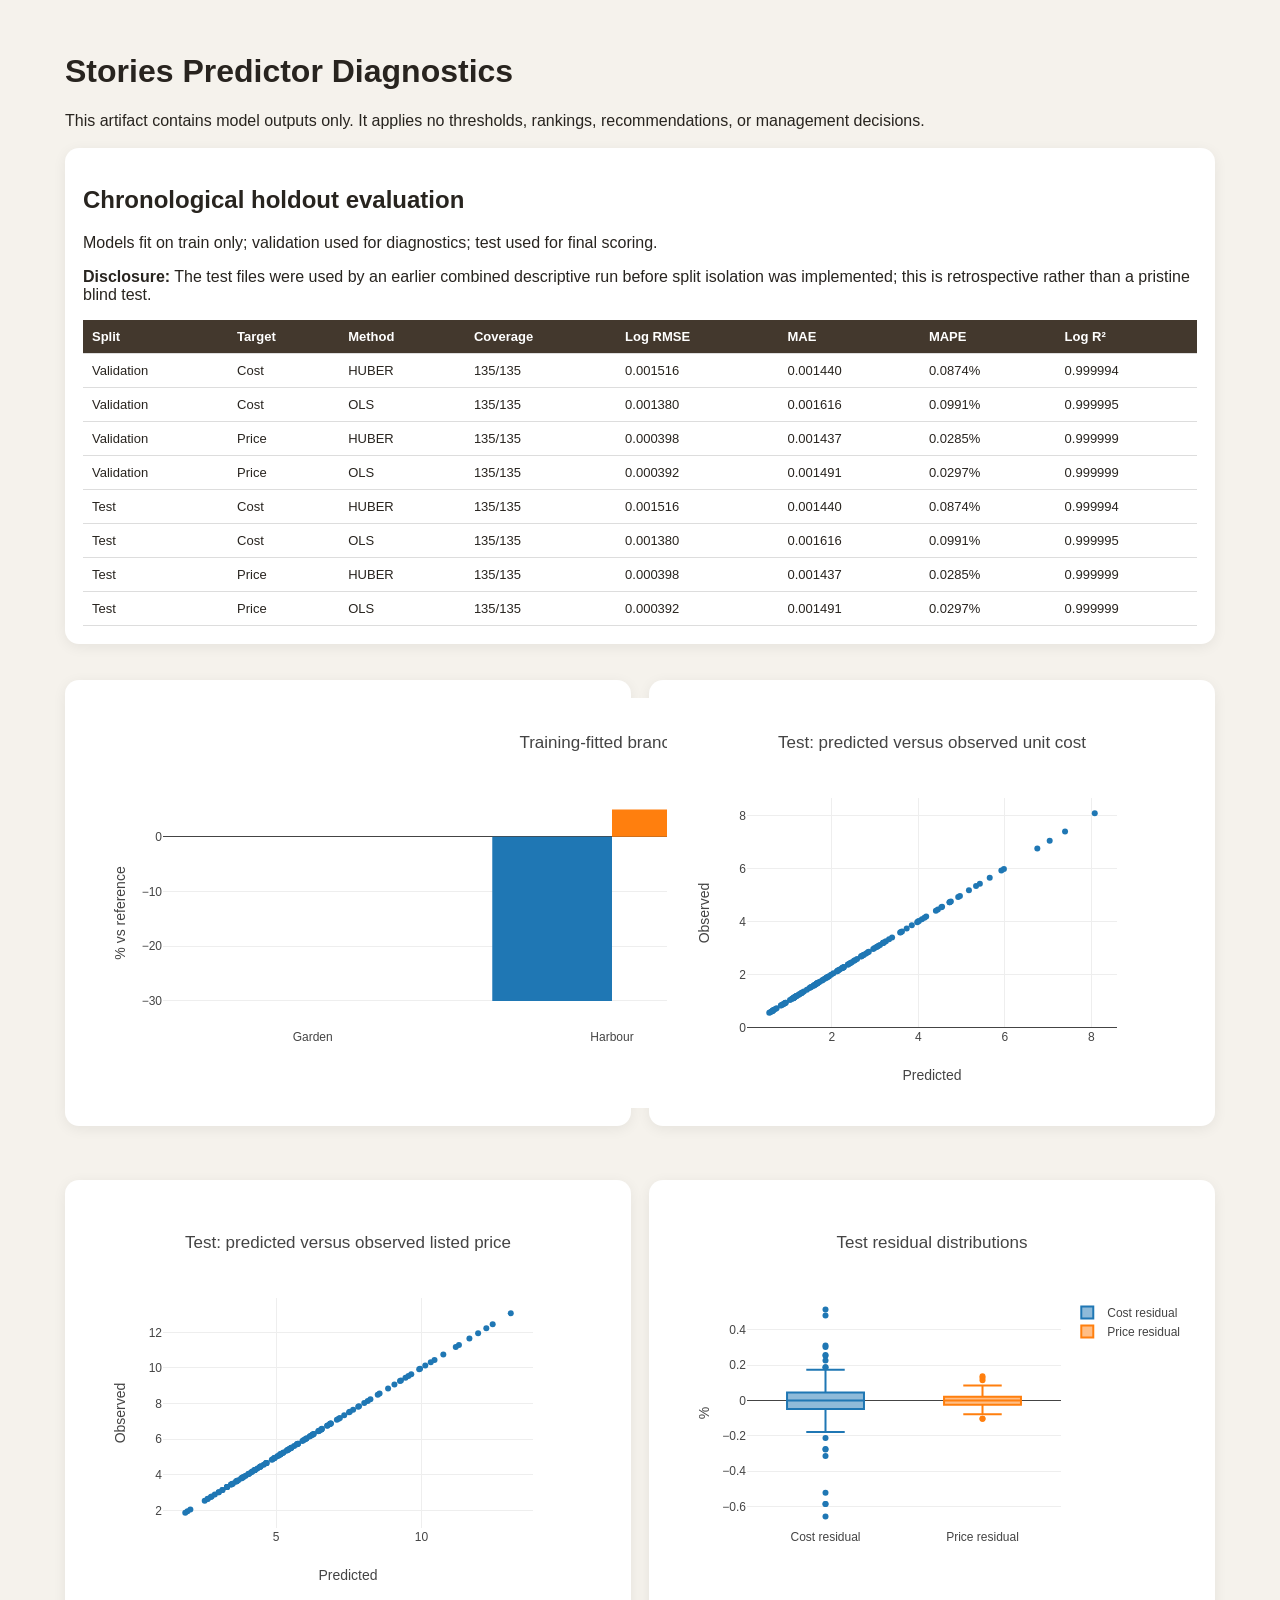
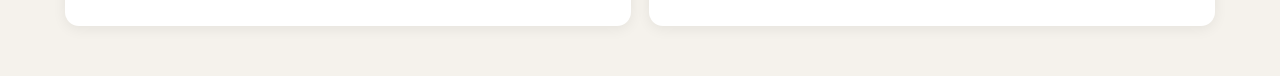
<file: branch-analysis-model/outputs/predictor_report.html>
<!doctype html><html lang="en"><head><meta charset="utf-8"><meta name="viewport" content="width=device-width,initial-scale=1">
<title>Stories Predictor Diagnostics</title><script src="https://cdn.plot.ly/plotly-2.35.2.min.js"></script>
<style>body{margin:0;background:#f5f2ec;color:#28241f;font-family:Inter,Segoe UI,sans-serif}main{max-width:1150px;margin:auto;padding:32px}.grid{display:grid;grid-template-columns:repeat(auto-fit,minmax(420px,1fr));gap:18px}.card{background:white;border-radius:14px;padding:18px;box-shadow:0 3px 14px #0001;margin:18px 0}.chart{height:410px}table{border-collapse:collapse;width:100%;font-size:13px}th,td{padding:9px;border-bottom:1px solid #ddd;text-align:left}th{background:#43382d;color:white}</style></head>
<body><main><h1>Stories Predictor Diagnostics</h1><p>This artifact contains model outputs only. It applies no thresholds, rankings, recommendations, or management decisions.</p>
<section class="card"><h2>Chronological holdout evaluation</h2><p>Models fit on train only; validation used for diagnostics; test used for final scoring.</p><p><strong>Disclosure:</strong> The test files were used by an earlier combined descriptive run before split isolation was implemented; this is retrospective rather than a pristine blind test.</p>
<table><thead><tr><th>Split</th><th>Target</th><th>Method</th><th>Coverage</th><th>Log RMSE</th><th>MAE</th><th>MAPE</th><th>Log R²</th></tr></thead><tbody><tr><td>Validation</td><td>Cost</td><td>HUBER</td><td>135/135</td><td>0.001516</td><td>0.001440</td><td>0.0874%</td><td>0.999994</td></tr><tr><td>Validation</td><td>Cost</td><td>OLS</td><td>135/135</td><td>0.001380</td><td>0.001616</td><td>0.0991%</td><td>0.999995</td></tr><tr><td>Validation</td><td>Price</td><td>HUBER</td><td>135/135</td><td>0.000398</td><td>0.001437</td><td>0.0285%</td><td>0.999999</td></tr><tr><td>Validation</td><td>Price</td><td>OLS</td><td>135/135</td><td>0.000392</td><td>0.001491</td><td>0.0297%</td><td>0.999999</td></tr><tr><td>Test</td><td>Cost</td><td>HUBER</td><td>135/135</td><td>0.001516</td><td>0.001440</td><td>0.0874%</td><td>0.999994</td></tr><tr><td>Test</td><td>Cost</td><td>OLS</td><td>135/135</td><td>0.001380</td><td>0.001616</td><td>0.0991%</td><td>0.999995</td></tr><tr><td>Test</td><td>Price</td><td>HUBER</td><td>135/135</td><td>0.000398</td><td>0.001437</td><td>0.0285%</td><td>0.999999</td></tr><tr><td>Test</td><td>Price</td><td>OLS</td><td>135/135</td><td>0.000392</td><td>0.001491</td><td>0.0297%</td><td>0.999999</td></tr></tbody></table></section>
<section class="grid"><div class="card"><div id="effects" class="chart"></div><script>Plotly.newPlot("effects", [{"type": "bar", "x": ["Garden", "Harbour", "Uptown"], "y": [0.0, -30.07214101127581, -32.89247417102354], "name": "Cost effect"}, {"type": "bar", "x": ["Garden", "Harbour", "Uptown"], "y": [0.0, 4.994672769209152, -4.02777979561928], "name": "Price effect"}], {"title": "Training-fitted branch multipliers", "barmode": "group", "yaxis": {"title": "% vs reference"}}, {responsive:true, displaylogo:false});</script></div><div class="card"><div id="cost_prediction" class="chart"></div><script>Plotly.newPlot("cost_prediction", [{"type": "scatter", "mode": "markers", "x": [2.72945, 1.02934, 5.97769, 2.24902, 1.87336, 3.39117, 1.62937, 1.60165, 2.67418, 2.11721, 4.40454, 7.39149, 8.07878, 1.3, 2.26078, 3.20237, 3.24824, 3.61969, 1.65866, 4.45077, 0.81941, 0.92934, 1.77245, 3.03225, 3.84713, 4.75044, 5.91876, 1.23049, 2.37076, 3.59022, 3.1893, 1.67025, 0.9, 1.64034, 1.68745, 7.03644, 3.99114, 2.83092, 1.93117, 0.92934, 4.5475, 4.07962, 5.33293, 6.75006, 2.45947, 1.90865, 0.7198, 4.18007, 1.57269, 1.31, 2.37137, 1.13939, 1.12, 1.87, 1.48052, 3.08, 5.16871, 5.64932, 0.90906, 1.58091, 2.23935, 2.27142, 2.53117, 1.15987, 3.11233, 0.573, 0.64986, 1.23943, 2.12039, 2.69022, 3.32188, 4.13886, 0.86045, 1.65782, 2.51057, 2.23021, 1.16797, 0.62935, 1.14705, 1.18, 4.92043, 2.79092, 1.9796, 1.35043, 0.64986, 3.17997, 2.85279, 3.7292, 4.72017, 1.71986, 1.83167, 0.69077, 4.01148, 1.50926, 1.25717, 2.27573, 1.09343, 1.07483, 1.79458, 1.42081, 2.95578, 4.96024, 5.42147, 0.8724, 1.51715, 2.14903, 2.17981, 2.42908, 1.11309, 2.9868, 0.54989, 0.62365, 1.18945, 2.03487, 2.58172, 3.1879, 3.97193, 0.82575, 1.59096, 2.40931, 2.14026, 1.12086, 0.60397, 1.10079, 1.13241, 4.72198, 2.67835, 1.89976, 1.29596, 0.62365, 3.05171, 2.73773, 3.5788, 4.5298, 1.65049], "y": [2.73, 1.03, 5.98, 2.25, 1.87, 3.39, 1.63, 1.6, 2.67, 2.12, 4.4, 7.39, 8.08, 1.3, 2.26, 3.2, 3.25, 3.62, 1.66, 4.45, 0.82, 0.93, 1.77, 3.03, 3.85, 4.75, 5.92, 1.23, 2.37, 3.59, 3.19, 1.67, 0.9, 1.64, 1.69, 7.04, 3.99, 2.83, 1.93, 0.93, 4.55, 4.08, 5.33, 6.75, 2.46, 1.91, 0.72, 4.18, 1.57, 1.31, 2.37, 1.14, 1.12, 1.87, 1.48, 3.08, 5.17, 5.65, 0.91, 1.58, 2.24, 2.27, 2.53, 1.16, 3.11, 0.57, 0.65, 1.24, 2.12, 2.69, 3.32, 4.14, 0.86, 1.66, 2.51, 2.23, 1.17, 0.63, 1.15, 1.18, 4.92, 2.79, 1.98, 1.35, 0.65, 3.18, 2.85, 3.73, 4.72, 1.72, 1.83, 0.69, 4.01, 1.51, 1.26, 2.28, 1.09, 1.08, 1.8, 1.42, 2.96, 4.96, 5.42, 0.87, 1.52, 2.15, 2.18, 2.43, 1.11, 2.99, 0.55, 0.62, 1.19, 2.04, 2.58, 3.19, 3.97, 0.83, 1.59, 2.41, 2.14, 1.12, 0.6, 1.1, 1.13, 4.72, 2.68, 1.9, 1.3, 0.62, 3.05, 2.74, 3.58, 4.53, 1.65], "text": ["Garden / Almond Croissant", "Garden / Americano", "Garden / Avocado Toast", "Garden / Banana Bread", "Garden / Blueberry Muffin", "Garden / Brownie", "Garden / Butter Croissant", "Garden / Cappuccino", "Garden / Caramel Latte", "Garden / Chai Latte", "Garden / Cheesecake Slice", "Garden / Chicken Pesto Sandwich", "Garden / Chicken Salad Bowl", "Garden / Chocolate Cookie", "Garden / Chocolate Croissant", "Garden / Cinnamon Roll", "Garden / Classic Matcha", "Garden / Coffee Frappe", "Garden / Cold Brew", "Garden / Egg Sandwich", "Garden / English Breakfast Tea", "Garden / Espresso", "Garden / Flat White", "Garden / Fresh Orange Juice", "Garden / Frozen Yoghurt Cup", "Garden / Granola Yoghurt", "Garden / Halloumi Wrap", "Garden / Iced Americano", "Garden / Iced Latte", "Garden / Iced Matcha", "Garden / Iced Mocha", "Garden / Lemonade", "Garden / Mint Tea", "Garden / Peach Iced Tea", "Garden / Pistachio Cookie", "Garden / Quinoa Bowl", "Garden / Soup of the Day", "Garden / Spanish Latte", "Garden / Sparkling Water", "Garden / Still Water", "Garden / Strawberry Matcha", "Garden / Tiramisu Cup", "Garden / Tuna Sandwich", "Garden / Turkey & Cheese Sandwich", "Garden / Vanilla Latte", "Harbour / Almond Croissant", "Harbour / Americano", "Harbour / Avocado Toast", "Harbour / Banana Bread", "Harbour / Blueberry Muffin", "Harbour / Brownie", "Harbour / Butter Croissant", "Harbour / Cappuccino", "Harbour / Caramel Latte", "Harbour / Chai Latte", "Harbour / Cheesecake Slice", "Harbour / Chicken Pesto Sandwich", "Harbour / Chicken Salad Bowl", "Harbour / Chocolate Cookie", "Harbour / Chocolate Croissant", "Harbour / Cinnamon Roll", "Harbour / Classic Matcha", "Harbour / Coffee Frappe", "Harbour / Cold Brew", "Harbour / Egg Sandwich", "Harbour / English Breakfast Tea", "Harbour / Espresso", "Harbour / Flat White", "Harbour / Fresh Orange Juice", "Harbour / Frozen Yoghurt Cup", "Harbour / Granola Yoghurt", "Harbour / Halloumi Wrap", "Harbour / Iced Americano", "Harbour / Iced Latte", "Harbour / Iced Matcha", "Harbour / Iced Mocha", "Harbour / Lemonade", "Harbour / Mint Tea", "Harbour / Peach Iced Tea", "Harbour / Pistachio Cookie", "Harbour / Quinoa Bowl", "Harbour / Soup of the Day", "Harbour / Spanish Latte", "Harbour / Sparkling Water", "Harbour / Still Water", "Harbour / Strawberry Matcha", "Harbour / Tiramisu Cup", "Harbour / Tuna Sandwich", "Harbour / Turkey & Cheese Sandwich", "Harbour / Vanilla Latte", "Uptown / Almond Croissant", "Uptown / Americano", "Uptown / Avocado Toast", "Uptown / Banana Bread", "Uptown / Blueberry Muffin", "Uptown / Brownie", "Uptown / Butter Croissant", "Uptown / Cappuccino", "Uptown / Caramel Latte", "Uptown / Chai Latte", "Uptown / Cheesecake Slice", "Uptown / Chicken Pesto Sandwich", "Uptown / Chicken Salad Bowl", "Uptown / Chocolate Cookie", "Uptown / Chocolate Croissant", "Uptown / Cinnamon Roll", "Uptown / Classic Matcha", "Uptown / Coffee Frappe", "Uptown / Cold Brew", "Uptown / Egg Sandwich", "Uptown / English Breakfast Tea", "Uptown / Espresso", "Uptown / Flat White", "Uptown / Fresh Orange Juice", "Uptown / Frozen Yoghurt Cup", "Uptown / Granola Yoghurt", "Uptown / Halloumi Wrap", "Uptown / Iced Americano", "Uptown / Iced Latte", "Uptown / Iced Matcha", "Uptown / Iced Mocha", "Uptown / Lemonade", "Uptown / Mint Tea", "Uptown / Peach Iced Tea", "Uptown / Pistachio Cookie", "Uptown / Quinoa Bowl", "Uptown / Soup of the Day", "Uptown / Spanish Latte", "Uptown / Sparkling Water", "Uptown / Still Water", "Uptown / Strawberry Matcha", "Uptown / Tiramisu Cup", "Uptown / Tuna Sandwich", "Uptown / Turkey & Cheese Sandwich", "Uptown / Vanilla Latte"]}], {"title": "Test: predicted versus observed unit cost", "xaxis": {"title": "Predicted"}, "yaxis": {"title": "Observed"}}, {responsive:true, displaylogo:false});</script></div><div class="card"><div id="price_prediction" class="chart"></div><script>Plotly.newPlot("price_prediction", [{"type": "scatter", "mode": "markers", "x": [4.85, 3.15, 9.44958, 4.44902, 3.9504, 5.15, 3.64815, 4.05, 5.75145, 5.2498, 6.75156, 10.75201, 12.44992, 3.15, 4.24969, 5.15, 6.44924, 6.55223, 5.15, 8.15033, 3.4489, 2.64776, 4.3526, 5.75145, 6.1501, 7.85074, 9.95123, 3.85, 5.35265, 6.85049, 6.24991, 4.64834, 3.64815, 4.44902, 3.4489, 11.64914, 7.15021, 5.95077, 2.751, 1.95, 7.64868, 6.55223, 8.85098, 9.64891, 5.44913, 5.09224, 3.30733, 9.92156, 4.67123, 4.14771, 5.40723, 3.83036, 4.25228, 6.03871, 5.51201, 7.08878, 11.28904, 13.07176, 3.30733, 4.46195, 5.40723, 6.77136, 6.87949, 5.40723, 8.55741, 3.62116, 2.78001, 4.57, 6.03871, 6.45728, 8.24286, 10.44826, 4.04229, 5.62, 7.19265, 6.56208, 4.88051, 3.83036, 4.67123, 3.62116, 12.23097, 7.50734, 6.248, 2.88841, 2.0474, 8.03071, 6.87949, 9.29306, 10.13084, 5.7213, 4.65465, 3.02312, 9.06897, 4.26982, 3.79129, 4.94257, 3.50121, 3.88687, 5.51979, 5.03835, 6.47962, 10.31895, 11.94847, 3.02312, 4.07852, 4.94257, 6.18948, 6.28832, 4.94257, 7.82205, 3.30999, 2.54111, 4.17729, 5.51979, 5.90239, 7.53453, 9.55041, 3.69493, 5.13706, 6.57457, 5.99818, 4.46112, 3.50121, 4.26982, 3.30999, 11.17994, 6.86222, 5.71109, 2.6402, 1.87146, 7.34061, 6.28832, 8.49449, 9.26027, 5.22965], "y": [4.85, 3.15, 9.45, 4.45, 3.95, 5.15, 3.65, 4.05, 5.75, 5.25, 6.75, 10.75, 12.45, 3.15, 4.25, 5.15, 6.45, 6.55, 5.15, 8.15, 3.45, 2.65, 4.35, 5.75, 6.15, 7.85, 9.95, 3.85, 5.35, 6.85, 6.25, 4.65, 3.65, 4.45, 3.45, 11.65, 7.15, 5.95, 2.75, 1.95, 7.65, 6.55, 8.85, 9.65, 5.45, 5.09, 3.31, 9.92, 4.67, 4.15, 5.41, 3.83, 4.25, 6.04, 5.51, 7.09, 11.29, 13.07, 3.31, 4.46, 5.41, 6.77, 6.88, 5.41, 8.56, 3.62, 2.78, 4.57, 6.04, 6.46, 8.24, 10.45, 4.04, 5.62, 7.19, 6.56, 4.88, 3.83, 4.67, 3.62, 12.23, 7.51, 6.25, 2.89, 2.05, 8.03, 6.88, 9.29, 10.13, 5.72, 4.66, 3.02, 9.07, 4.27, 3.79, 4.94, 3.5, 3.89, 5.52, 5.04, 6.48, 10.32, 11.95, 3.02, 4.08, 4.94, 6.19, 6.29, 4.94, 7.82, 3.31, 2.54, 4.18, 5.52, 5.9, 7.54, 9.55, 3.7, 5.14, 6.58, 6.0, 4.46, 3.5, 4.27, 3.31, 11.18, 6.86, 5.71, 2.64, 1.87, 7.34, 6.29, 8.5, 9.26, 5.23], "text": ["Garden / Almond Croissant", "Garden / Americano", "Garden / Avocado Toast", "Garden / Banana Bread", "Garden / Blueberry Muffin", "Garden / Brownie", "Garden / Butter Croissant", "Garden / Cappuccino", "Garden / Caramel Latte", "Garden / Chai Latte", "Garden / Cheesecake Slice", "Garden / Chicken Pesto Sandwich", "Garden / Chicken Salad Bowl", "Garden / Chocolate Cookie", "Garden / Chocolate Croissant", "Garden / Cinnamon Roll", "Garden / Classic Matcha", "Garden / Coffee Frappe", "Garden / Cold Brew", "Garden / Egg Sandwich", "Garden / English Breakfast Tea", "Garden / Espresso", "Garden / Flat White", "Garden / Fresh Orange Juice", "Garden / Frozen Yoghurt Cup", "Garden / Granola Yoghurt", "Garden / Halloumi Wrap", "Garden / Iced Americano", "Garden / Iced Latte", "Garden / Iced Matcha", "Garden / Iced Mocha", "Garden / Lemonade", "Garden / Mint Tea", "Garden / Peach Iced Tea", "Garden / Pistachio Cookie", "Garden / Quinoa Bowl", "Garden / Soup of the Day", "Garden / Spanish Latte", "Garden / Sparkling Water", "Garden / Still Water", "Garden / Strawberry Matcha", "Garden / Tiramisu Cup", "Garden / Tuna Sandwich", "Garden / Turkey & Cheese Sandwich", "Garden / Vanilla Latte", "Harbour / Almond Croissant", "Harbour / Americano", "Harbour / Avocado Toast", "Harbour / Banana Bread", "Harbour / Blueberry Muffin", "Harbour / Brownie", "Harbour / Butter Croissant", "Harbour / Cappuccino", "Harbour / Caramel Latte", "Harbour / Chai Latte", "Harbour / Cheesecake Slice", "Harbour / Chicken Pesto Sandwich", "Harbour / Chicken Salad Bowl", "Harbour / Chocolate Cookie", "Harbour / Chocolate Croissant", "Harbour / Cinnamon Roll", "Harbour / Classic Matcha", "Harbour / Coffee Frappe", "Harbour / Cold Brew", "Harbour / Egg Sandwich", "Harbour / English Breakfast Tea", "Harbour / Espresso", "Harbour / Flat White", "Harbour / Fresh Orange Juice", "Harbour / Frozen Yoghurt Cup", "Harbour / Granola Yoghurt", "Harbour / Halloumi Wrap", "Harbour / Iced Americano", "Harbour / Iced Latte", "Harbour / Iced Matcha", "Harbour / Iced Mocha", "Harbour / Lemonade", "Harbour / Mint Tea", "Harbour / Peach Iced Tea", "Harbour / Pistachio Cookie", "Harbour / Quinoa Bowl", "Harbour / Soup of the Day", "Harbour / Spanish Latte", "Harbour / Sparkling Water", "Harbour / Still Water", "Harbour / Strawberry Matcha", "Harbour / Tiramisu Cup", "Harbour / Tuna Sandwich", "Harbour / Turkey & Cheese Sandwich", "Harbour / Vanilla Latte", "Uptown / Almond Croissant", "Uptown / Americano", "Uptown / Avocado Toast", "Uptown / Banana Bread", "Uptown / Blueberry Muffin", "Uptown / Brownie", "Uptown / Butter Croissant", "Uptown / Cappuccino", "Uptown / Caramel Latte", "Uptown / Chai Latte", "Uptown / Cheesecake Slice", "Uptown / Chicken Pesto Sandwich", "Uptown / Chicken Salad Bowl", "Uptown / Chocolate Cookie", "Uptown / Chocolate Croissant", "Uptown / Cinnamon Roll", "Uptown / Classic Matcha", "Uptown / Coffee Frappe", "Uptown / Cold Brew", "Uptown / Egg Sandwich", "Uptown / English Breakfast Tea", "Uptown / Espresso", "Uptown / Flat White", "Uptown / Fresh Orange Juice", "Uptown / Frozen Yoghurt Cup", "Uptown / Granola Yoghurt", "Uptown / Halloumi Wrap", "Uptown / Iced Americano", "Uptown / Iced Latte", "Uptown / Iced Matcha", "Uptown / Iced Mocha", "Uptown / Lemonade", "Uptown / Mint Tea", "Uptown / Peach Iced Tea", "Uptown / Pistachio Cookie", "Uptown / Quinoa Bowl", "Uptown / Soup of the Day", "Uptown / Spanish Latte", "Uptown / Sparkling Water", "Uptown / Still Water", "Uptown / Strawberry Matcha", "Uptown / Tiramisu Cup", "Uptown / Tuna Sandwich", "Uptown / Turkey & Cheese Sandwich", "Uptown / Vanilla Latte"]}], {"title": "Test: predicted versus observed listed price", "xaxis": {"title": "Predicted"}, "yaxis": {"title": "Observed"}}, {responsive:true, displaylogo:false});</script></div><div class="card"><div id="residuals" class="chart"></div><script>Plotly.newPlot("residuals", [{"type": "box", "y": [0.02013, 0.06401, 0.03863, 0.04349, -0.17932, -0.03445, 0.03844, -0.10306, -0.15648, 0.1316, -0.10306, -0.0201, 0.01508, -0.0, -0.03445, -0.07404, 0.05419, 0.00858, 0.08076, -0.01738, 0.07178, 0.07148, -0.13804, -0.0741, 0.07455, -0.00922, 0.02103, -0.03959, -0.03205, -0.00617, 0.02181, -0.0151, -0.0, -0.02054, 0.15092, 0.05064, -0.02853, -0.03257, -0.06066, 0.07148, 0.05507, 0.0094, -0.05494, -0.00086, 0.02144, 0.07093, 0.02831, -0.00171, -0.17123, 0.0, -0.05783, 0.05388, 0.0, 0.0, -0.03528, 0.0, 0.025, 0.01205, 0.10316, -0.05783, 0.02904, -0.06272, -0.04627, 0.01157, -0.07489, -0.52307, 0.02084, 0.04567, -0.01817, -0.00807, -0.05658, 0.02758, -0.05268, 0.13141, -0.02251, -0.00951, 0.17367, 0.10316, 0.25696, 0.0, -0.00873, -0.03288, 0.02004, -0.03161, 0.02084, 0.00106, -0.09774, 0.02135, -0.00362, 0.00834, -0.09099, -0.1108, -0.03691, 0.04883, 0.22551, 0.18767, -0.31391, 0.48118, 0.30207, -0.057, 0.14286, -0.0049, -0.02713, -0.27486, 0.18767, 0.04504, 0.00856, 0.03771, -0.27725, 0.107, 0.02055, -0.58593, 0.04665, 0.25231, -0.06643, 0.06583, -0.04859, 0.51475, -0.06023, 0.02869, -0.0123, -0.07717, -0.65694, -0.07173, -0.21266, -0.0419, 0.06144, 0.01254, 0.31163, -0.58593, -0.0561, 0.08293, 0.03361, 0.00448, -0.02977], "name": "Cost residual"}, {"type": "box", "y": [-3e-05, -0.0, 0.00441, 0.02211, -0.01014, -0.0, 0.0507, -0.0, -0.02513, 0.00378, -0.02309, -0.01872, 0.00062, -0.0, 0.00734, -0.0, 0.01174, -0.03405, -0.0, -0.00403, 0.03181, 0.08461, -0.05978, -0.02513, -0.00165, -0.00941, -0.01233, -0.0, -0.04956, -0.0072, 0.00136, 0.03562, 0.0507, 0.02211, 0.03181, 0.0074, -0.00301, -0.013, -0.03651, -0.0, 0.0172, -0.03405, -0.01113, 0.01128, 0.01597, -0.04405, 0.08066, -0.01571, -0.02633, 0.05521, 0.05131, -0.00949, -0.05372, 0.02134, -0.0365, 0.01725, 0.0085, -0.01344, 0.08066, -0.04361, 0.05131, -0.02011, 0.00736, 0.05131, 0.03026, -0.03215, -0.00024, 0.0, 0.02134, 0.04214, -0.03467, 0.01667, -0.05677, 0.0, -0.03688, -0.03166, -0.01053, -0.00949, -0.02633, -0.03215, -0.00797, 0.03537, 0.03209, 0.05512, 0.12718, -0.00886, 0.00736, -0.03296, -0.00832, -0.02265, 0.11485, -0.10337, 0.0113, 0.00422, -0.03395, -0.05198, -0.03459, 0.0804, 0.0038, 0.03273, 0.00585, 0.01022, 0.01282, -0.10337, 0.03629, -0.05198, 0.00837, 0.02669, -0.05198, -0.02622, 0.00035, -0.04384, 0.06491, 0.0038, -0.04047, 0.07262, -0.00433, 0.1372, 0.05724, 0.08258, 0.03031, -0.02509, -0.03459, 0.00422, 0.00035, 0.00057, -0.03235, -0.01908, -0.00757, -0.07792, -0.00834, 0.02669, 0.0649, -0.00296, 0.00668], "name": "Price residual"}], {"title": "Test residual distributions", "yaxis": {"title": "%"}}, {responsive:true, displaylogo:false});</script></div></section></main></body></html>
</file>
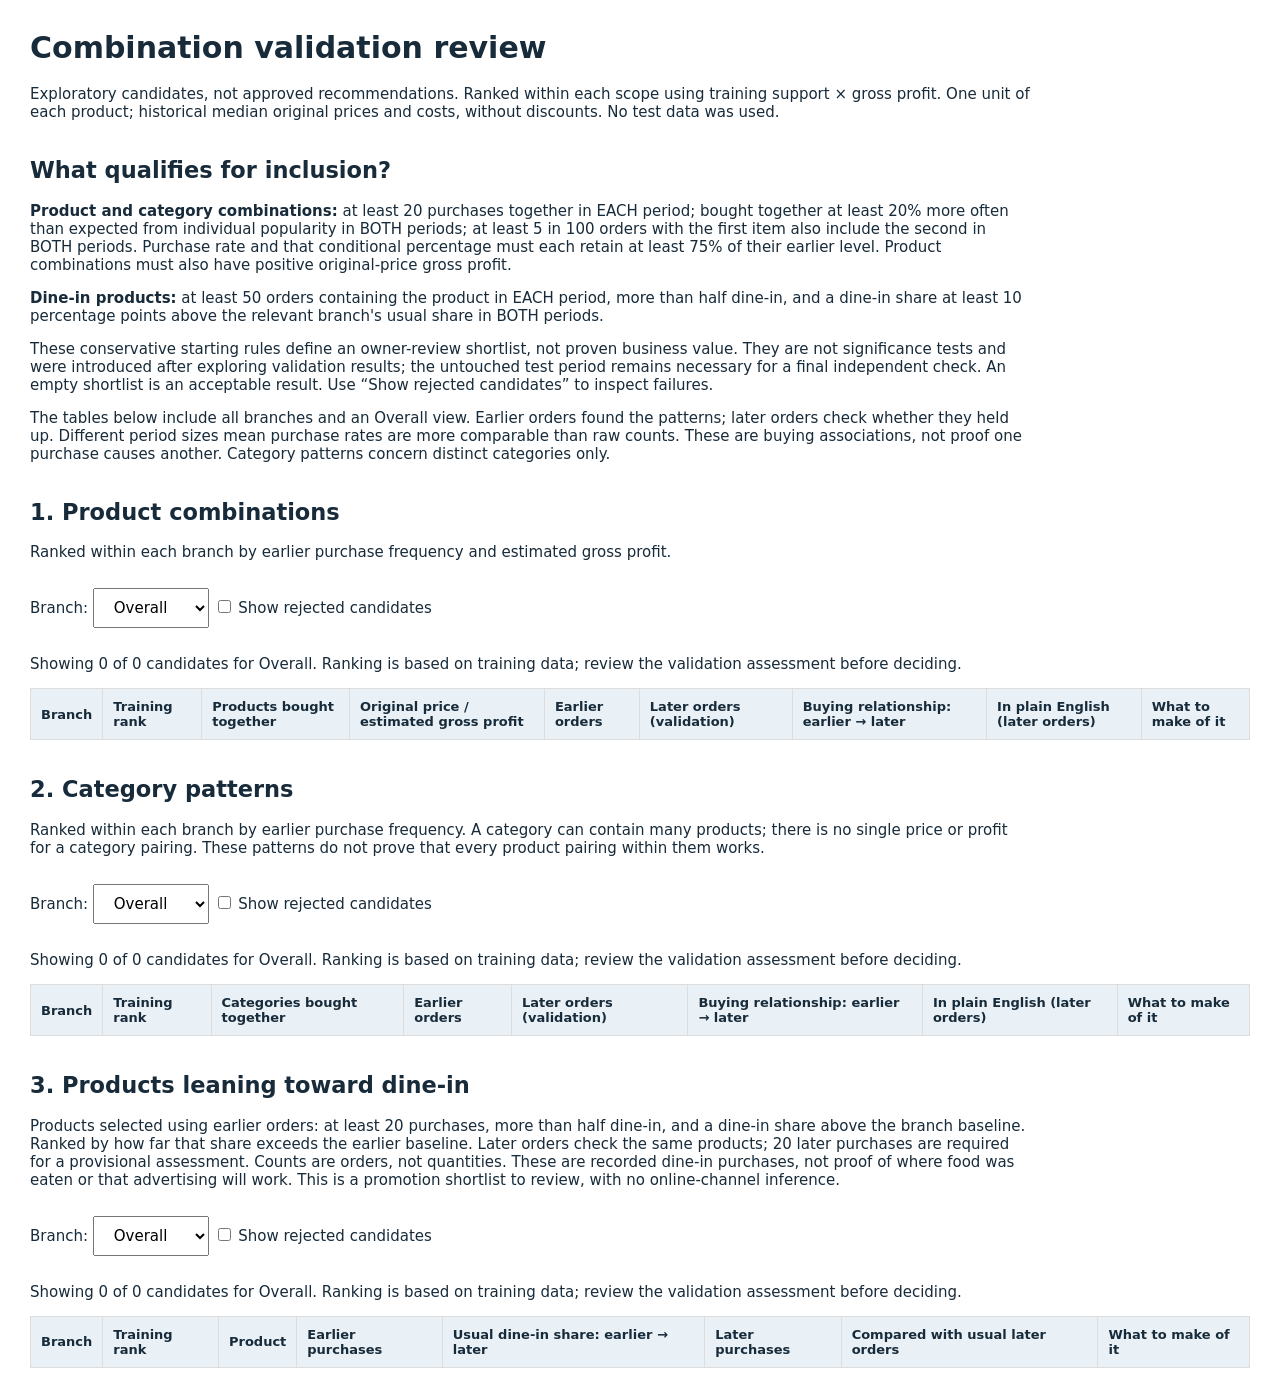
<file: Marketing_Expert/artifacts/validation_review/report.html>
<!doctype html><html><head><meta charset="utf-8"><title>Combination validation review</title>
    <style>body{font:15px system-ui;margin:30px;color:#182b3a}table{border-collapse:collapse;font-size:13px}
    th,td{padding:10px;border:1px solid #ddd;text-align:left}th{background:#e9f1f7;position:sticky;top:0}
    tr:nth-child(even){background:#f7f9fb}h2{margin-top:36px}p{max-width:1000px}
    .table-scroll{overflow:auto}button,select{font:inherit;padding:9px 16px;margin:12px 0}
    button{cursor:pointer;background:#182b3a;color:white;border:0;border-radius:6px}
    [hidden]{display:none!important}</style></head><body>
    <h1>Combination validation review</h1><p>Exploratory candidates, not approved recommendations.
    Ranked within each scope using training support × gross profit. One unit of each product;
    historical median original prices and costs, without discounts. No test data was used.</p>
    <h2>What qualifies for inclusion?</h2>
    <p><b>Product and category combinations:</b> at least 20 purchases together in EACH period;
    bought together at least 20% more often than expected from individual popularity in BOTH periods;
    at least 5 in 100 orders with the first item also include the second in BOTH periods.
    Purchase rate and that conditional percentage must each retain at least 75% of their earlier level.
    Product combinations must also have positive original-price gross profit.</p>
    <p><b>Dine-in products:</b> at least 50 orders containing the product in EACH period,
    more than half dine-in, and a dine-in share at least 10 percentage points above the
    relevant branch's usual share in BOTH periods.</p>
    <p>These conservative starting rules define an owner-review shortlist, not proven business value.
    They are not significance tests and were introduced after exploring validation results;
    the untouched test period remains necessary for a final independent check.
    An empty shortlist is an acceptable result. Use “Show rejected candidates” to inspect failures.</p>
    <p>The tables below include all branches and an Overall view. Earlier orders found the patterns;
    later orders check whether they held up. Different period sizes mean purchase rates are more comparable than raw counts.
    These are buying associations, not proof one purchase causes another. Category patterns concern distinct categories only.</p><h2>1. Product combinations</h2><p>Ranked within each branch by earlier purchase frequency and estimated gross profit.</p><section class="results"><label>Branch: <select><option>Overall</option><option>Garden</option><option>Harbour</option><option>Uptown</option></select></label><label> <input type="checkbox" class="rejected"> Show rejected candidates</label><p class="count" aria-live="polite"></p><div class="table-scroll"><table border="1" class="dataframe">
  <thead>
    <tr style="text-align: right;">
      <th>Branch</th>
      <th>Training rank</th>
      <th>Products bought together</th>
      <th>Original price / estimated gross profit</th>
      <th>Earlier orders</th>
      <th>Later orders (validation)</th>
      <th>Buying relationship: earlier → later</th>
      <th>In plain English (later orders)</th>
      <th>What to make of it</th>
    </tr>
  </thead>
  <tbody>
    <tr>
      <td>Overall</td>
      <td>1</td>
      <td>Butter Croissant + Iced Matcha</td>
      <td>$10.68 / $7.03</td>
      <td>81 purchases together; 3.4 in every 1,000 orders</td>
      <td>20 purchases together; 3.9 in every 1,000 orders</td>
      <td>17% less often than expected from individual popularity → 2% more often than expected from individual popularity</td>
      <td>Among orders with Butter Croissant, about 6.1 in 100 also included Iced Matcha.</td>
      <td>Excluded: train lift below 1.2; validation lift below 1.2</td>
    </tr>
    <tr>
      <td>Overall</td>
      <td>2</td>
      <td>Chocolate Cookie + Iced Matcha</td>
      <td>$10.00 / $6.58</td>
      <td>72 purchases together; 3.0 in every 1,000 orders</td>
      <td>10 purchases together; 2.0 in every 1,000 orders</td>
      <td>5% less often than expected from individual popularity → 30% less often than expected from individual popularity</td>
      <td>Among orders with Chocolate Cookie, about 4.3 in 100 also included Iced Matcha.</td>
      <td>Excluded: train lift below 1.2; fewer than 20 purchases in validation; validation lift below 1.2; validation confidence below 0.05; support fell by more than 25%; confidence fell by more than 25%</td>
    </tr>
    <tr>
      <td>Overall</td>
      <td>3</td>
      <td>Butter Croissant + Classic Matcha</td>
      <td>$10.28 / $6.87</td>
      <td>68 purchases together; 2.9 in every 1,000 orders</td>
      <td>13 purchases together; 2.6 in every 1,000 orders</td>
      <td>18% less often than expected from individual popularity → 27% less often than expected from individual popularity</td>
      <td>Among orders with Classic Matcha, about 4.7 in 100 also included Butter Croissant.</td>
      <td>Excluded: train lift below 1.2; fewer than 20 purchases in validation; validation lift below 1.2; validation confidence below 0.05</td>
    </tr>
    <tr>
      <td>Overall</td>
      <td>4</td>
      <td>Chocolate Croissant + Iced Matcha</td>
      <td>$11.10 / $7.01</td>
      <td>65 purchases together; 2.7 in every 1,000 orders</td>
      <td>15 purchases together; 3.0 in every 1,000 orders</td>
      <td>1% less often than expected from individual popularity → 7% more often than expected from individual popularity</td>
      <td>Among orders with Chocolate Croissant, about 6.5 in 100 also included Iced Matcha.</td>
      <td>Excluded: train lift below 1.2; fewer than 20 purchases in validation; validation lift below 1.2</td>
    </tr>
    <tr>
      <td>Overall</td>
      <td>5</td>
      <td>Iced Matcha + Pistachio Cookie</td>
      <td>$10.30 / $6.61</td>
      <td>67 purchases together; 2.8 in every 1,000 orders</td>
      <td>6 purchases together; 1.2 in every 1,000 orders</td>
      <td>12% more often than expected from individual popularity → 45% less often than expected from individual popularity</td>
      <td>Among orders with Pistachio Cookie, about 3.3 in 100 also included Iced Matcha.</td>
      <td>Excluded: train lift below 1.2; fewer than 20 purchases in validation; validation lift below 1.2; validation confidence below 0.05; support fell by more than 25%; confidence fell by more than 25%</td>
    </tr>
    <tr>
      <td>Overall</td>
      <td>6</td>
      <td>Cinnamon Roll + Classic Matcha</td>
      <td>$11.86 / $7.35</td>
      <td>59 purchases together; 2.5 in every 1,000 orders</td>
      <td>7 purchases together; 1.4 in every 1,000 orders</td>
      <td>6% more often than expected from individual popularity → 42% less often than expected from individual popularity</td>
      <td>Among orders with Cinnamon Roll, about 3.1 in 100 also included Classic Matcha.</td>
      <td>Excluded: train lift below 1.2; fewer than 20 purchases in validation; validation lift below 1.2; validation confidence below 0.05; support fell by more than 25%; confidence fell by more than 25%</td>
    </tr>
    <tr>
      <td>Overall</td>
      <td>7</td>
      <td>Butter Croissant + Iced Latte</td>
      <td>$9.45 / $6.65</td>
      <td>64 purchases together; 2.7 in every 1,000 orders</td>
      <td>15 purchases together; 3.0 in every 1,000 orders</td>
      <td>39% less often than expected from individual popularity → 39% less often than expected from individual popularity</td>
      <td>Among orders with Butter Croissant, about 4.6 in 100 also included Iced Latte.</td>
      <td>Excluded: train lift below 1.2; train confidence below 0.05; fewer than 20 purchases in validation; validation lift below 1.2; validation confidence below 0.05</td>
    </tr>
    <tr>
      <td>Overall</td>
      <td>8</td>
      <td>Iced Latte + Iced Matcha</td>
      <td>$12.47 / $8.30</td>
      <td>46 purchases together; 1.9 in every 1,000 orders</td>
      <td>5 purchases together; 1.0 in every 1,000 orders</td>
      <td>60% less often than expected from individual popularity → 79% less often than expected from individual popularity</td>
      <td>Among orders with Iced Matcha, about 1.6 in 100 also included Iced Latte.</td>
      <td>Excluded: train lift below 1.2; train confidence below 0.05; fewer than 20 purchases in validation; validation lift below 1.2; validation confidence below 0.05; support fell by more than 25%; confidence fell by more than 25%</td>
    </tr>
    <tr>
      <td>Overall</td>
      <td>9</td>
      <td>Cinnamon Roll + Iced Matcha</td>
      <td>$12.26 / $7.51</td>
      <td>49 purchases together; 2.1 in every 1,000 orders</td>
      <td>11 purchases together; 2.2 in every 1,000 orders</td>
      <td>25% less often than expected from individual popularity → 18% less often than expected from individual popularity</td>
      <td>Among orders with Cinnamon Roll, about 4.9 in 100 also included Iced Matcha.</td>
      <td>Excluded: train lift below 1.2; train confidence below 0.05; fewer than 20 purchases in validation; validation lift below 1.2; validation confidence below 0.05</td>
    </tr>
    <tr>
      <td>Overall</td>
      <td>10</td>
      <td>Cinnamon Roll + Strawberry Matcha</td>
      <td>$13.06 / $7.64</td>
      <td>46 purchases together; 1.9 in every 1,000 orders</td>
      <td>9 purchases together; 1.8 in every 1,000 orders</td>
      <td>14% more often than expected from individual popularity → 2% more often than expected from individual popularity</td>
      <td>Among orders with Strawberry Matcha, about 4.5 in 100 also included Cinnamon Roll.</td>
      <td>Excluded: train lift below 1.2; train confidence below 0.05; fewer than 20 purchases in validation; validation lift below 1.2; validation confidence below 0.05</td>
    </tr>
    <tr>
      <td>Overall</td>
      <td>11</td>
      <td>Cappuccino + Classic Matcha</td>
      <td>$10.70 / $7.31</td>
      <td>48 purchases together; 2.0 in every 1,000 orders</td>
      <td>3 purchases together; 0.6 in every 1,000 orders</td>
      <td>26% less often than expected from individual popularity → 75% less often than expected from individual popularity</td>
      <td>Among orders with Cappuccino, about 1.4 in 100 also included Classic Matcha.</td>
      <td>Excluded: train lift below 1.2; train confidence below 0.05; fewer than 20 purchases in validation; validation lift below 1.2; validation confidence below 0.05; support fell by more than 25%; confidence fell by more than 25%</td>
    </tr>
    <tr>
      <td>Overall</td>
      <td>12</td>
      <td>Chocolate Croissant + Classic Matcha</td>
      <td>$10.70 / $6.85</td>
      <td>49 purchases together; 2.1 in every 1,000 orders</td>
      <td>10 purchases together; 2.0 in every 1,000 orders</td>
      <td>12% less often than expected from individual popularity → 21% less often than expected from individual popularity</td>
      <td>Among orders with Chocolate Croissant, about 4.3 in 100 also included Classic Matcha.</td>
      <td>Excluded: train lift below 1.2; train confidence below 0.05; fewer than 20 purchases in validation; validation lift below 1.2; validation confidence below 0.05</td>
    </tr>
    <tr>
      <td>Overall</td>
      <td>13</td>
      <td>Butter Croissant + Strawberry Matcha</td>
      <td>$11.48 / $7.16</td>
      <td>44 purchases together; 1.9 in every 1,000 orders</td>
      <td>12 purchases together; 2.4 in every 1,000 orders</td>
      <td>27% less often than expected from individual popularity → 7% less often than expected from individual popularity</td>
      <td>Among orders with Strawberry Matcha, about 5.9 in 100 also included Butter Croissant.</td>
      <td>Excluded: train lift below 1.2; train confidence below 0.05; fewer than 20 purchases in validation; validation lift below 1.2</td>
    </tr>
    <tr>
      <td>Overall</td>
      <td>14</td>
      <td>Iced Matcha + Strawberry Matcha</td>
      <td>$14.50 / $8.81</td>
      <td>35 purchases together; 1.5 in every 1,000 orders</td>
      <td>3 purchases together; 0.6 in every 1,000 orders</td>
      <td>46% less often than expected from individual popularity → 75% less often than expected from individual popularity</td>
      <td>Among orders with Strawberry Matcha, about 1.5 in 100 also included Iced Matcha.</td>
      <td>Excluded: train lift below 1.2; train confidence below 0.05; fewer than 20 purchases in validation; validation lift below 1.2; validation confidence below 0.05; support fell by more than 25%; confidence fell by more than 25%</td>
    </tr>
    <tr>
      <td>Overall</td>
      <td>15</td>
      <td>Chocolate Cookie + Classic Matcha</td>
      <td>$9.60 / $6.42</td>
      <td>48 purchases together; 2.0 in every 1,000 orders</td>
      <td>15 purchases together; 3.0 in every 1,000 orders</td>
      <td>25% less often than expected from individual popularity → 17% more often than expected from individual popularity</td>
      <td>Among orders with Chocolate Cookie, about 6.4 in 100 also included Classic Matcha.</td>
      <td>Excluded: train lift below 1.2; train confidence below 0.05; fewer than 20 purchases in validation; validation lift below 1.2</td>
    </tr>
    <tr>
      <td>Overall</td>
      <td>16</td>
      <td>Chocolate Croissant + Strawberry Matcha</td>
      <td>$11.90 / $7.14</td>
      <td>43 purchases together; 1.8 in every 1,000 orders</td>
      <td>10 purchases together; 2.0 in every 1,000 orders</td>
      <td>6% more often than expected from individual popularity → 8% more often than expected from individual popularity</td>
      <td>Among orders with Strawberry Matcha, about 5.0 in 100 also included Chocolate Croissant.</td>
      <td>Excluded: train lift below 1.2; train confidence below 0.05; fewer than 20 purchases in validation; validation lift below 1.2; validation confidence below 0.05</td>
    </tr>
    <tr>
      <td>Overall</td>
      <td>17</td>
      <td>Almond Croissant + Iced Matcha</td>
      <td>$11.70 / $7.28</td>
      <td>42 purchases together; 1.8 in every 1,000 orders</td>
      <td>5 purchases together; 1.0 in every 1,000 orders</td>
      <td>19% less often than expected from individual popularity → 48% less often than expected from individual popularity</td>
      <td>Among orders with Almond Croissant, about 3.1 in 100 also included Iced Matcha.</td>
      <td>Excluded: train lift below 1.2; fewer than 20 purchases in validation; validation lift below 1.2; validation confidence below 0.05; support fell by more than 25%; confidence fell by more than 25%</td>
    </tr>
    <tr>
      <td>Overall</td>
      <td>18</td>
      <td>Almond Croissant + Classic Matcha</td>
      <td>$11.30 / $7.12</td>
      <td>42 purchases together; 1.8 in every 1,000 orders</td>
      <td>9 purchases together; 1.8 in every 1,000 orders</td>
      <td>4% less often than expected from individual popularity → 4% more often than expected from individual popularity</td>
      <td>Among orders with Almond Croissant, about 5.7 in 100 also included Classic Matcha.</td>
      <td>Excluded: train lift below 1.2; fewer than 20 purchases in validation; validation lift below 1.2</td>
    </tr>
    <tr>
      <td>Overall</td>
      <td>19</td>
      <td>Classic Matcha + Pistachio Cookie</td>
      <td>$9.90 / $6.45</td>
      <td>46 purchases together; 1.9 in every 1,000 orders</td>
      <td>10 purchases together; 2.0 in every 1,000 orders</td>
      <td>9% less often than expected from individual popularity → 2% more often than expected from individual popularity</td>
      <td>Among orders with Pistachio Cookie, about 5.6 in 100 also included Classic Matcha.</td>
      <td>Excluded: train lift below 1.2; fewer than 20 purchases in validation; validation lift below 1.2</td>
    </tr>
    <tr>
      <td>Overall</td>
      <td>20</td>
      <td>Cappuccino + Iced Matcha</td>
      <td>$11.10 / $7.47</td>
      <td>39 purchases together; 1.6 in every 1,000 orders</td>
      <td>5 purchases together; 1.0 in every 1,000 orders</td>
      <td>49% less often than expected from individual popularity → 63% less often than expected from individual popularity</td>
      <td>Among orders with Cappuccino, about 2.3 in 100 also included Iced Matcha.</td>
      <td>Excluded: train lift below 1.2; train confidence below 0.05; fewer than 20 purchases in validation; validation lift below 1.2; validation confidence below 0.05; support fell by more than 25%; confidence fell by more than 25%</td>
    </tr>
    <tr>
      <td>Overall</td>
      <td>21</td>
      <td>Chocolate Croissant + Iced Latte</td>
      <td>$9.87 / $6.63</td>
      <td>43 purchases together; 1.8 in every 1,000 orders</td>
      <td>14 purchases together; 2.8 in every 1,000 orders</td>
      <td>40% less often than expected from individual popularity → 21% less often than expected from individual popularity</td>
      <td>Among orders with Chocolate Croissant, about 6.0 in 100 also included Iced Latte.</td>
      <td>Excluded: train lift below 1.2; train confidence below 0.05; fewer than 20 purchases in validation; validation lift below 1.2</td>
    </tr>
    <tr>
      <td>Overall</td>
      <td>22</td>
      <td>Cheesecake Slice + Iced Latte</td>
      <td>$12.37 / $7.63</td>
      <td>37 purchases together; 1.6 in every 1,000 orders</td>
      <td>7 purchases together; 1.4 in every 1,000 orders</td>
      <td>36% less often than expected from individual popularity → 44% less often than expected from individual popularity</td>
      <td>Among orders with Cheesecake Slice, about 4.2 in 100 also included Iced Latte.</td>
      <td>Excluded: train lift below 1.2; train confidence below 0.05; fewer than 20 purchases in validation; validation lift below 1.2; validation confidence below 0.05</td>
    </tr>
    <tr>
      <td>Overall</td>
      <td>23</td>
      <td>Iced Latte + Vanilla Latte</td>
      <td>$11.07 / $7.69</td>
      <td>36 purchases together; 1.5 in every 1,000 orders</td>
      <td>7 purchases together; 1.4 in every 1,000 orders</td>
      <td>45% less often than expected from individual popularity → 52% less often than expected from individual popularity</td>
      <td>Among orders with Vanilla Latte, about 3.6 in 100 also included Iced Latte.</td>
      <td>Excluded: train lift below 1.2; train confidence below 0.05; fewer than 20 purchases in validation; validation lift below 1.2; validation confidence below 0.05</td>
    </tr>
    <tr>
      <td>Overall</td>
      <td>24</td>
      <td>Chocolate Cookie + Iced Latte</td>
      <td>$8.77 / $6.20</td>
      <td>44 purchases together; 1.9 in every 1,000 orders</td>
      <td>11 purchases together; 2.2 in every 1,000 orders</td>
      <td>46% less often than expected from individual popularity → 38% less often than expected from individual popularity</td>
      <td>Among orders with Chocolate Cookie, about 4.7 in 100 also included Iced Latte.</td>
      <td>Excluded: train lift below 1.2; train confidence below 0.05; fewer than 20 purchases in validation; validation lift below 1.2; validation confidence below 0.05</td>
    </tr>
    <tr>
      <td>Overall</td>
      <td>25</td>
      <td>Butter Croissant + Chai Latte</td>
      <td>$9.08 / $6.46</td>
      <td>42 purchases together; 1.8 in every 1,000 orders</td>
      <td>8 purchases together; 1.6 in every 1,000 orders</td>
      <td>9% less often than expected from individual popularity → 20% less often than expected from individual popularity</td>
      <td>Among orders with Chai Latte, about 5.2 in 100 also included Butter Croissant.</td>
      <td>Excluded: train lift below 1.2; fewer than 20 purchases in validation; validation lift below 1.2</td>
    </tr>
    <tr>
      <td>Overall</td>
      <td>26</td>
      <td>Iced Matcha + Vanilla Latte</td>
      <td>$12.30 / $8.07</td>
      <td>33 purchases together; 1.4 in every 1,000 orders</td>
      <td>2 purchases together; 0.4 in every 1,000 orders</td>
      <td>46% less often than expected from individual popularity → 83% less often than expected from individual popularity</td>
      <td>Among orders with Vanilla Latte, about 1.0 in 100 also included Iced Matcha.</td>
      <td>Excluded: train lift below 1.2; train confidence below 0.05; fewer than 20 purchases in validation; validation lift below 1.2; validation confidence below 0.05; support fell by more than 25%; confidence fell by more than 25%</td>
    </tr>
    <tr>
      <td>Overall</td>
      <td>27</td>
      <td>Cinnamon Roll + Iced Latte</td>
      <td>$11.03 / $7.13</td>
      <td>37 purchases together; 1.6 in every 1,000 orders</td>
      <td>7 purchases together; 1.4 in every 1,000 orders</td>
      <td>48% less often than expected from individual popularity → 59% less often than expected from individual popularity</td>
      <td>Among orders with Cinnamon Roll, about 3.1 in 100 also included Iced Latte.</td>
      <td>Excluded: train lift below 1.2; train confidence below 0.05; fewer than 20 purchases in validation; validation lift below 1.2; validation confidence below 0.05</td>
    </tr>
    <tr>
      <td>Overall</td>
      <td>28</td>
      <td>Blueberry Muffin + Iced Matcha</td>
      <td>$10.80 / $6.98</td>
      <td>37 purchases together; 1.6 in every 1,000 orders</td>
      <td>10 purchases together; 2.0 in every 1,000 orders</td>
      <td>8% less often than expected from individual popularity → 24% more often than expected from individual popularity</td>
      <td>Among orders with Blueberry Muffin, about 7.5 in 100 also included Iced Matcha.</td>
      <td>Excluded: train lift below 1.2; fewer than 20 purchases in validation</td>
    </tr>
    <tr>
      <td>Overall</td>
      <td>29</td>
      <td>Chicken Pesto Sandwich + Iced Latte</td>
      <td>$16.37 / $9.54</td>
      <td>27 purchases together; 1.1 in every 1,000 orders</td>
      <td>5 purchases together; 1.0 in every 1,000 orders</td>
      <td>51% less often than expected from individual popularity → 61% less often than expected from individual popularity</td>
      <td>Among orders with Chicken Pesto Sandwich, about 2.9 in 100 also included Iced Latte.</td>
      <td>Excluded: train lift below 1.2; train confidence below 0.05; fewer than 20 purchases in validation; validation lift below 1.2; validation confidence below 0.05</td>
    </tr>
    <tr>
      <td>Overall</td>
      <td>30</td>
      <td>Banana Bread + Classic Matcha</td>
      <td>$10.90 / $7.06</td>
      <td>36 purchases together; 1.5 in every 1,000 orders</td>
      <td>10 purchases together; 2.0 in every 1,000 orders</td>
      <td>24% less often than expected from individual popularity → 1% less often than expected from individual popularity</td>
      <td>Among orders with Banana Bread, about 5.4 in 100 also included Classic Matcha.</td>
      <td>Excluded: train lift below 1.2; train confidence below 0.05; fewer than 20 purchases in validation; validation lift below 1.2</td>
    </tr>
    <tr>
      <td>Overall</td>
      <td>31</td>
      <td>Iced Latte + Strawberry Matcha</td>
      <td>$13.27 / $8.43</td>
      <td>30 purchases together; 1.3 in every 1,000 orders</td>
      <td>6 purchases together; 1.2 in every 1,000 orders</td>
      <td>57% less often than expected from individual popularity → 61% less often than expected from individual popularity</td>
      <td>Among orders with Strawberry Matcha, about 3.0 in 100 also included Iced Latte.</td>
      <td>Excluded: train lift below 1.2; train confidence below 0.05; fewer than 20 purchases in validation; validation lift below 1.2; validation confidence below 0.05</td>
    </tr>
    <tr>
      <td>Overall</td>
      <td>32</td>
      <td>Butter Croissant + Caramel Latte</td>
      <td>$9.58 / $6.57</td>
      <td>38 purchases together; 1.6 in every 1,000 orders</td>
      <td>1 purchases together; 0.2 in every 1,000 orders</td>
      <td>14% less often than expected from individual popularity → 90% less often than expected from individual popularity</td>
      <td>Among orders with Caramel Latte, about 0.7 in 100 also included Butter Croissant.</td>
      <td>Excluded: train lift below 1.2; fewer than 20 purchases in validation; validation lift below 1.2; validation confidence below 0.05; support fell by more than 25%; confidence fell by more than 25%</td>
    </tr>
    <tr>
      <td>Overall</td>
      <td>33</td>
      <td>Classic Matcha + Cold Brew</td>
      <td>$11.86 / $8.43</td>
      <td>29 purchases together; 1.2 in every 1,000 orders</td>
      <td>3 purchases together; 0.6 in every 1,000 orders</td>
      <td>48% less often than expected from individual popularity → 74% less often than expected from individual popularity</td>
      <td>Among orders with Cold Brew, about 1.4 in 100 also included Classic Matcha.</td>
      <td>Excluded: train lift below 1.2; train confidence below 0.05; fewer than 20 purchases in validation; validation lift below 1.2; validation confidence below 0.05; support fell by more than 25%; confidence fell by more than 25%</td>
    </tr>
    <tr>
      <td>Overall</td>
      <td>34</td>
      <td>Classic Matcha + Iced Latte</td>
      <td>$12.07 / $8.14</td>
      <td>30 purchases together; 1.3 in every 1,000 orders</td>
      <td>13 purchases together; 2.6 in every 1,000 orders</td>
      <td>69% less often than expected from individual popularity → 38% less often than expected from individual popularity</td>
      <td>Among orders with Classic Matcha, about 4.7 in 100 also included Iced Latte.</td>
      <td>Excluded: train lift below 1.2; train confidence below 0.05; fewer than 20 purchases in validation; validation lift below 1.2; validation confidence below 0.05</td>
    </tr>
    <tr>
      <td>Overall</td>
      <td>35</td>
      <td>Brownie + Iced Latte</td>
      <td>$10.77 / $6.74</td>
      <td>36 purchases together; 1.5 in every 1,000 orders</td>
      <td>7 purchases together; 1.4 in every 1,000 orders</td>
      <td>43% less often than expected from individual popularity → 48% less often than expected from individual popularity</td>
      <td>Among orders with Brownie, about 4.0 in 100 also included Iced Latte.</td>
      <td>Excluded: train lift below 1.2; train confidence below 0.05; fewer than 20 purchases in validation; validation lift below 1.2; validation confidence below 0.05</td>
    </tr>
    <tr>
      <td>Overall</td>
      <td>36</td>
      <td>Chocolate Cookie + Strawberry Matcha</td>
      <td>$10.80 / $6.71</td>
      <td>36 purchases together; 1.5 in every 1,000 orders</td>
      <td>7 purchases together; 1.4 in every 1,000 orders</td>
      <td>23% less often than expected from individual popularity → 25% less often than expected from individual popularity</td>
      <td>Among orders with Strawberry Matcha, about 3.5 in 100 also included Chocolate Cookie.</td>
      <td>Excluded: train lift below 1.2; train confidence below 0.05; fewer than 20 purchases in validation; validation lift below 1.2; validation confidence below 0.05</td>
    </tr>
    <tr>
      <td>Overall</td>
      <td>37</td>
      <td>Cold Brew + Iced Latte</td>
      <td>$11.03 / $8.21</td>
      <td>29 purchases together; 1.2 in every 1,000 orders</td>
      <td>8 purchases together; 1.6 in every 1,000 orders</td>
      <td>59% less often than expected from individual popularity → 51% less often than expected from individual popularity</td>
      <td>Among orders with Cold Brew, about 3.7 in 100 also included Iced Latte.</td>
      <td>Excluded: train lift below 1.2; train confidence below 0.05; fewer than 20 purchases in validation; validation lift below 1.2; validation confidence below 0.05</td>
    </tr>
    <tr>
      <td>Overall</td>
      <td>38</td>
      <td>Butter Croissant + Cold Brew</td>
      <td>$9.24 / $6.94</td>
      <td>34 purchases together; 1.4 in every 1,000 orders</td>
      <td>7 purchases together; 1.4 in every 1,000 orders</td>
      <td>44% less often than expected from individual popularity → 49% less often than expected from individual popularity</td>
      <td>Among orders with Cold Brew, about 3.3 in 100 also included Butter Croissant.</td>
      <td>Excluded: train lift below 1.2; train confidence below 0.05; fewer than 20 purchases in validation; validation lift below 1.2; validation confidence below 0.05</td>
    </tr>
    <tr>
      <td>Overall</td>
      <td>39</td>
      <td>Chicken Pesto Sandwich + Classic Matcha</td>
      <td>$17.20 / $9.76</td>
      <td>24 purchases together; 1.0 in every 1,000 orders</td>
      <td>5 purchases together; 1.0 in every 1,000 orders</td>
      <td>44% less often than expected from individual popularity → 46% less often than expected from individual popularity</td>
      <td>Among orders with Chicken Pesto Sandwich, about 2.9 in 100 also included Classic Matcha.</td>
      <td>Excluded: train lift below 1.2; train confidence below 0.05; fewer than 20 purchases in validation; validation lift below 1.2; validation confidence below 0.05</td>
    </tr>
    <tr>
      <td>Overall</td>
      <td>40</td>
      <td>Iced Americano + Iced Latte</td>
      <td>$9.47 / $6.95</td>
      <td>33 purchases together; 1.4 in every 1,000 orders</td>
      <td>13 purchases together; 2.6 in every 1,000 orders</td>
      <td>53% less often than expected from individual popularity → 25% less often than expected from individual popularity</td>
      <td>Among orders with Iced Americano, about 5.7 in 100 also included Iced Latte.</td>
      <td>Excluded: train lift below 1.2; train confidence below 0.05; fewer than 20 purchases in validation; validation lift below 1.2</td>
    </tr>
    <tr>
      <td>Overall</td>
      <td>41</td>
      <td>Brownie + Iced Matcha</td>
      <td>$12.00 / $7.12</td>
      <td>32 purchases together; 1.3 in every 1,000 orders</td>
      <td>6 purchases together; 1.2 in every 1,000 orders</td>
      <td>45% less often than expected from individual popularity → 44% less often than expected from individual popularity</td>
      <td>Among orders with Brownie, about 3.4 in 100 also included Iced Matcha.</td>
      <td>Excluded: train lift below 1.2; train confidence below 0.05; fewer than 20 purchases in validation; validation lift below 1.2; validation confidence below 0.05</td>
    </tr>
    <tr>
      <td>Overall</td>
      <td>42</td>
      <td>Butter Croissant + Spanish Latte</td>
      <td>$9.78 / $6.66</td>
      <td>34 purchases together; 1.4 in every 1,000 orders</td>
      <td>11 purchases together; 2.2 in every 1,000 orders</td>
      <td>32% less often than expected from individual popularity → 16% less often than expected from individual popularity</td>
      <td>Among orders with Spanish Latte, about 5.4 in 100 also included Butter Croissant.</td>
      <td>Excluded: train lift below 1.2; train confidence below 0.05; fewer than 20 purchases in validation; validation lift below 1.2</td>
    </tr>
    <tr>
      <td>Overall</td>
      <td>43</td>
      <td>Butter Croissant + Flat White</td>
      <td>$8.18 / $5.80</td>
      <td>39 purchases together; 1.6 in every 1,000 orders</td>
      <td>12 purchases together; 2.4 in every 1,000 orders</td>
      <td>28% less often than expected from individual popularity → 13% less often than expected from individual popularity</td>
      <td>Among orders with Flat White, about 5.6 in 100 also included Butter Croissant.</td>
      <td>Excluded: train lift below 1.2; train confidence below 0.05; fewer than 20 purchases in validation; validation lift below 1.2</td>
    </tr>
    <tr>
      <td>Overall</td>
      <td>44</td>
      <td>Iced Latte + Peach Iced Tea</td>
      <td>$10.07 / $7.26</td>
      <td>31 purchases together; 1.3 in every 1,000 orders</td>
      <td>1 purchases together; 0.2 in every 1,000 orders</td>
      <td>46% less often than expected from individual popularity → 92% less often than expected from individual popularity</td>
      <td>Among orders with Peach Iced Tea, about 0.6 in 100 also included Iced Latte.</td>
      <td>Excluded: train lift below 1.2; train confidence below 0.05; fewer than 20 purchases in validation; validation lift below 1.2; validation confidence below 0.05; support fell by more than 25%; confidence fell by more than 25%</td>
    </tr>
    <tr>
      <td>Overall</td>
      <td>45</td>
      <td>Frozen Yoghurt Cup + Iced Latte</td>
      <td>$11.77 / $7.42</td>
      <td>30 purchases together; 1.3 in every 1,000 orders</td>
      <td>5 purchases together; 1.0 in every 1,000 orders</td>
      <td>45% less often than expected from individual popularity → 55% less often than expected from individual popularity</td>
      <td>Among orders with Frozen Yoghurt Cup, about 3.4 in 100 also included Iced Latte.</td>
      <td>Excluded: train lift below 1.2; train confidence below 0.05; fewer than 20 purchases in validation; validation lift below 1.2; validation confidence below 0.05</td>
    </tr>
    <tr>
      <td>Overall</td>
      <td>46</td>
      <td>Classic Matcha + Iced Matcha</td>
      <td>$13.30 / $8.52</td>
      <td>26 purchases together; 1.1 in every 1,000 orders</td>
      <td>8 purchases together; 1.6 in every 1,000 orders</td>
      <td>71% less often than expected from individual popularity → 52% less often than expected from individual popularity</td>
      <td>Among orders with Classic Matcha, about 2.9 in 100 also included Iced Matcha.</td>
      <td>Excluded: train lift below 1.2; train confidence below 0.05; fewer than 20 purchases in validation; validation lift below 1.2; validation confidence below 0.05</td>
    </tr>
    <tr>
      <td>Overall</td>
      <td>47</td>
      <td>Almond Croissant + Iced Latte</td>
      <td>$10.47 / $6.90</td>
      <td>32 purchases together; 1.3 in every 1,000 orders</td>
      <td>6 purchases together; 1.2 in every 1,000 orders</td>
      <td>43% less often than expected from individual popularity → 50% less often than expected from individual popularity</td>
      <td>Among orders with Almond Croissant, about 3.8 in 100 also included Iced Latte.</td>
      <td>Excluded: train lift below 1.2; train confidence below 0.05; fewer than 20 purchases in validation; validation lift below 1.2; validation confidence below 0.05</td>
    </tr>
    <tr>
      <td>Overall</td>
      <td>48</td>
      <td>Banana Bread + Strawberry Matcha</td>
      <td>$12.10 / $7.35</td>
      <td>30 purchases together; 1.3 in every 1,000 orders</td>
      <td>13 purchases together; 2.6 in every 1,000 orders</td>
      <td>13% less often than expected from individual popularity → 77% more often than expected from individual popularity</td>
      <td>Among orders with Banana Bread, about 7.0 in 100 also included Strawberry Matcha.</td>
      <td>Excluded: train lift below 1.2; train confidence below 0.05; fewer than 20 purchases in validation</td>
    </tr>
    <tr>
      <td>Overall</td>
      <td>49</td>
      <td>Almond Croissant + Strawberry Matcha</td>
      <td>$12.50 / $7.41</td>
      <td>29 purchases together; 1.2 in every 1,000 orders</td>
      <td>6 purchases together; 1.2 in every 1,000 orders</td>
      <td>9% less often than expected from individual popularity → 5% less often than expected from individual popularity</td>
      <td>Among orders with Almond Croissant, about 3.8 in 100 also included Strawberry Matcha.</td>
      <td>Excluded: train lift below 1.2; train confidence below 0.05; fewer than 20 purchases in validation; validation lift below 1.2; validation confidence below 0.05</td>
    </tr>
    <tr>
      <td>Overall</td>
      <td>50</td>
      <td>Cinnamon Roll + Vanilla Latte</td>
      <td>$10.86 / $6.90</td>
      <td>31 purchases together; 1.3 in every 1,000 orders</td>
      <td>1 purchases together; 0.2 in every 1,000 orders</td>
      <td>18% less often than expected from individual popularity → 88% less often than expected from individual popularity</td>
      <td>Among orders with Vanilla Latte, about 0.5 in 100 also included Cinnamon Roll.</td>
      <td>Excluded: train lift below 1.2; train confidence below 0.05; fewer than 20 purchases in validation; validation lift below 1.2; validation confidence below 0.05; support fell by more than 25%; confidence fell by more than 25%</td>
    </tr>
    <tr>
      <td>Overall</td>
      <td>51</td>
      <td>Cappuccino + Iced Latte</td>
      <td>$9.87 / $7.09</td>
      <td>30 purchases together; 1.3 in every 1,000 orders</td>
      <td>10 purchases together; 2.0 in every 1,000 orders</td>
      <td>63% less often than expected from individual popularity → 41% less often than expected from individual popularity</td>
      <td>Among orders with Cappuccino, about 4.5 in 100 also included Iced Latte.</td>
      <td>Excluded: train lift below 1.2; train confidence below 0.05; fewer than 20 purchases in validation; validation lift below 1.2; validation confidence below 0.05</td>
    </tr>
    <tr>
      <td>Overall</td>
      <td>52</td>
      <td>Chai Latte + Cinnamon Roll</td>
      <td>$10.66 / $6.94</td>
      <td>30 purchases together; 1.3 in every 1,000 orders</td>
      <td>8 purchases together; 1.6 in every 1,000 orders</td>
      <td>3% less often than expected from individual popularity → 18% more often than expected from individual popularity</td>
      <td>Among orders with Chai Latte, about 5.2 in 100 also included Cinnamon Roll.</td>
      <td>Excluded: train lift below 1.2; train confidence below 0.05; fewer than 20 purchases in validation; validation lift below 1.2</td>
    </tr>
    <tr>
      <td>Overall</td>
      <td>53</td>
      <td>Classic Matcha + Iced Americano</td>
      <td>$10.30 / $7.17</td>
      <td>29 purchases together; 1.2 in every 1,000 orders</td>
      <td>2 purchases together; 0.4 in every 1,000 orders</td>
      <td>48% less often than expected from individual popularity → 84% less often than expected from individual popularity</td>
      <td>Among orders with Iced Americano, about 0.9 in 100 also included Classic Matcha.</td>
      <td>Excluded: train lift below 1.2; train confidence below 0.05; fewer than 20 purchases in validation; validation lift below 1.2; validation confidence below 0.05; support fell by more than 25%; confidence fell by more than 25%</td>
    </tr>
    <tr>
      <td>Overall</td>
      <td>54</td>
      <td>Chicken Pesto Sandwich + Still Water</td>
      <td>$12.70 / $6.88</td>
      <td>30 purchases together; 1.3 in every 1,000 orders</td>
      <td>4 purchases together; 0.8 in every 1,000 orders</td>
      <td>16% more often than expected from individual popularity → 28% less often than expected from individual popularity</td>
      <td>Among orders with Chicken Pesto Sandwich, about 2.3 in 100 also included Still Water.</td>
      <td>Excluded: train lift below 1.2; train confidence below 0.05; fewer than 20 purchases in validation; validation lift below 1.2; validation confidence below 0.05; support fell by more than 25%; confidence fell by more than 25%</td>
    </tr>
    <tr>
      <td>Overall</td>
      <td>55</td>
      <td>Iced Matcha + Peach Iced Tea</td>
      <td>$11.30 / $7.64</td>
      <td>27 purchases together; 1.1 in every 1,000 orders</td>
      <td>2 purchases together; 0.4 in every 1,000 orders</td>
      <td>49% less often than expected from individual popularity → 80% less often than expected from individual popularity</td>
      <td>Among orders with Peach Iced Tea, about 1.2 in 100 also included Iced Matcha.</td>
      <td>Excluded: train lift below 1.2; train confidence below 0.05; fewer than 20 purchases in validation; validation lift below 1.2; validation confidence below 0.05; support fell by more than 25%; confidence fell by more than 25%</td>
    </tr>
    <tr>
      <td>Overall</td>
      <td>56</td>
      <td>Cold Brew + Iced Matcha</td>
      <td>$12.26 / $8.59</td>
      <td>24 purchases together; 1.0 in every 1,000 orders</td>
      <td>9 purchases together; 1.8 in every 1,000 orders</td>
      <td>63% less often than expected from individual popularity → 30% less often than expected from individual popularity</td>
      <td>Among orders with Cold Brew, about 4.2 in 100 also included Iced Matcha.</td>
      <td>Excluded: train lift below 1.2; train confidence below 0.05; fewer than 20 purchases in validation; validation lift below 1.2; validation confidence below 0.05</td>
    </tr>
    <tr>
      <td>Overall</td>
      <td>57</td>
      <td>Iced Latte + Pistachio Cookie</td>
      <td>$9.07 / $6.23</td>
      <td>33 purchases together; 1.4 in every 1,000 orders</td>
      <td>12 purchases together; 2.4 in every 1,000 orders</td>
      <td>49% less often than expected from individual popularity → 12% less often than expected from individual popularity</td>
      <td>Among orders with Pistachio Cookie, about 6.7 in 100 also included Iced Latte.</td>
      <td>Excluded: train lift below 1.2; train confidence below 0.05; fewer than 20 purchases in validation; validation lift below 1.2</td>
    </tr>
    <tr>
      <td>Overall</td>
      <td>58</td>
      <td>Banana Bread + Iced Latte</td>
      <td>$10.07 / $6.84</td>
      <td>30 purchases together; 1.3 in every 1,000 orders</td>
      <td>11 purchases together; 2.2 in every 1,000 orders</td>
      <td>50% less often than expected from individual popularity → 22% less often than expected from individual popularity</td>
      <td>Among orders with Banana Bread, about 5.9 in 100 also included Iced Latte.</td>
      <td>Excluded: train lift below 1.2; train confidence below 0.05; fewer than 20 purchases in validation; validation lift below 1.2</td>
    </tr>
    <tr>
      <td>Overall</td>
      <td>59</td>
      <td>Butter Croissant + Iced Americano</td>
      <td>$7.68 / $5.68</td>
      <td>36 purchases together; 1.5 in every 1,000 orders</td>
      <td>7 purchases together; 1.4 in every 1,000 orders</td>
      <td>41% less often than expected from individual popularity → 52% less often than expected from individual popularity</td>
      <td>Among orders with Iced Americano, about 3.1 in 100 also included Butter Croissant.</td>
      <td>Excluded: train lift below 1.2; train confidence below 0.05; fewer than 20 purchases in validation; validation lift below 1.2; validation confidence below 0.05</td>
    </tr>
    <tr>
      <td>Overall</td>
      <td>60</td>
      <td>Chai Latte + Iced Matcha</td>
      <td>$12.10 / $8.11</td>
      <td>25 purchases together; 1.1 in every 1,000 orders</td>
      <td>5 purchases together; 1.0 in every 1,000 orders</td>
      <td>50% less often than expected from individual popularity → 47% less often than expected from individual popularity</td>
      <td>Among orders with Chai Latte, about 3.2 in 100 also included Iced Matcha.</td>
      <td>Excluded: train lift below 1.2; train confidence below 0.05; fewer than 20 purchases in validation; validation lift below 1.2; validation confidence below 0.05</td>
    </tr>
    <tr>
      <td>Overall</td>
      <td>61</td>
      <td>Banana Bread + Iced Matcha</td>
      <td>$11.30 / $7.22</td>
      <td>28 purchases together; 1.2 in every 1,000 orders</td>
      <td>8 purchases together; 1.6 in every 1,000 orders</td>
      <td>50% less often than expected from individual popularity → 28% less often than expected from individual popularity</td>
      <td>Among orders with Banana Bread, about 4.3 in 100 also included Iced Matcha.</td>
      <td>Excluded: train lift below 1.2; train confidence below 0.05; fewer than 20 purchases in validation; validation lift below 1.2; validation confidence below 0.05</td>
    </tr>
    <tr>
      <td>Overall</td>
      <td>62</td>
      <td>Butter Croissant + Vanilla Latte</td>
      <td>$9.28 / $6.42</td>
      <td>31 purchases together; 1.3 in every 1,000 orders</td>
      <td>7 purchases together; 1.4 in every 1,000 orders</td>
      <td>45% less often than expected from individual popularity → 43% less often than expected from individual popularity</td>
      <td>Among orders with Vanilla Latte, about 3.6 in 100 also included Butter Croissant.</td>
      <td>Excluded: train lift below 1.2; train confidence below 0.05; fewer than 20 purchases in validation; validation lift below 1.2; validation confidence below 0.05</td>
    </tr>
    <tr>
      <td>Overall</td>
      <td>63</td>
      <td>Cappuccino + Cheesecake Slice</td>
      <td>$11.00 / $6.80</td>
      <td>29 purchases together; 1.2 in every 1,000 orders</td>
      <td>1 purchases together; 0.2 in every 1,000 orders</td>
      <td>25% less often than expected from individual popularity → 86% less often than expected from individual popularity</td>
      <td>Among orders with Cheesecake Slice, about 0.6 in 100 also included Cappuccino.</td>
      <td>Excluded: train lift below 1.2; train confidence below 0.05; fewer than 20 purchases in validation; validation lift below 1.2; validation confidence below 0.05; support fell by more than 25%; confidence fell by more than 25%</td>
    </tr>
    <tr>
      <td>Overall</td>
      <td>64</td>
      <td>Cheesecake Slice + Classic Matcha</td>
      <td>$13.20 / $7.85</td>
      <td>25 purchases together; 1.1 in every 1,000 orders</td>
      <td>1 purchases together; 0.2 in every 1,000 orders</td>
      <td>45% less often than expected from individual popularity → 89% less often than expected from individual popularity</td>
      <td>Among orders with Cheesecake Slice, about 0.6 in 100 also included Classic Matcha.</td>
      <td>Excluded: train lift below 1.2; train confidence below 0.05; fewer than 20 purchases in validation; validation lift below 1.2; validation confidence below 0.05; support fell by more than 25%; confidence fell by more than 25%</td>
    </tr>
    <tr>
      <td>Overall</td>
      <td>65</td>
      <td>Cappuccino + Spanish Latte</td>
      <td>$10.20 / $7.10</td>
      <td>27 purchases together; 1.1 in every 1,000 orders</td>
      <td>4 purchases together; 0.8 in every 1,000 orders</td>
      <td>31% less often than expected from individual popularity → 55% less often than expected from individual popularity</td>
      <td>Among orders with Spanish Latte, about 2.0 in 100 also included Cappuccino.</td>
      <td>Excluded: train lift below 1.2; train confidence below 0.05; fewer than 20 purchases in validation; validation lift below 1.2; validation confidence below 0.05; support fell by more than 25%; confidence fell by more than 25%</td>
    </tr>
    <tr>
      <td>Overall</td>
      <td>66</td>
      <td>Iced Latte + Iced Mocha</td>
      <td>$11.87 / $7.98</td>
      <td>24 purchases together; 1.0 in every 1,000 orders</td>
      <td>8 purchases together; 1.6 in every 1,000 orders</td>
      <td>54% less often than expected from individual popularity → 36% less often than expected from individual popularity</td>
      <td>Among orders with Iced Mocha, about 4.8 in 100 also included Iced Latte.</td>
      <td>Excluded: train lift below 1.2; train confidence below 0.05; fewer than 20 purchases in validation; validation lift below 1.2; validation confidence below 0.05</td>
    </tr>
    <tr>
      <td>Overall</td>
      <td>67</td>
      <td>Chocolate Cookie + Vanilla Latte</td>
      <td>$8.60 / $5.97</td>
      <td>32 purchases together; 1.3 in every 1,000 orders</td>
      <td>6 purchases together; 1.2 in every 1,000 orders</td>
      <td>27% less often than expected from individual popularity → 33% less often than expected from individual popularity</td>
      <td>Among orders with Vanilla Latte, about 3.1 in 100 also included Chocolate Cookie.</td>
      <td>Excluded: train lift below 1.2; train confidence below 0.05; fewer than 20 purchases in validation; validation lift below 1.2; validation confidence below 0.05</td>
    </tr>
    <tr>
      <td>Overall</td>
      <td>68</td>
      <td>Flat White + Iced Latte</td>
      <td>$9.97 / $7.07</td>
      <td>27 purchases together; 1.1 in every 1,000 orders</td>
      <td>12 purchases together; 2.4 in every 1,000 orders</td>
      <td>57% less often than expected from individual popularity → 27% less often than expected from individual popularity</td>
      <td>Among orders with Flat White, about 5.6 in 100 also included Iced Latte.</td>
      <td>Excluded: train lift below 1.2; train confidence below 0.05; fewer than 20 purchases in validation; validation lift below 1.2</td>
    </tr>
    <tr>
      <td>Overall</td>
      <td>69</td>
      <td>Butter Croissant + Turkey &amp; Cheese Sandwich</td>
      <td>$13.48 / $7.62</td>
      <td>25 purchases together; 1.1 in every 1,000 orders</td>
      <td>3 purchases together; 0.6 in every 1,000 orders</td>
      <td>43% less often than expected from individual popularity → 66% less often than expected from individual popularity</td>
      <td>Among orders with Turkey &amp; Cheese Sandwich, about 2.2 in 100 also included Butter Croissant.</td>
      <td>Excluded: train lift below 1.2; train confidence below 0.05; fewer than 20 purchases in validation; validation lift below 1.2; validation confidence below 0.05; support fell by more than 25%; confidence fell by more than 25%</td>
    </tr>
    <tr>
      <td>Overall</td>
      <td>70</td>
      <td>Chocolate Cookie + Cold Brew</td>
      <td>$8.56 / $6.49</td>
      <td>29 purchases together; 1.2 in every 1,000 orders</td>
      <td>6 purchases together; 1.2 in every 1,000 orders</td>
      <td>38% less often than expected from individual popularity → 39% less often than expected from individual popularity</td>
      <td>Among orders with Cold Brew, about 2.8 in 100 also included Chocolate Cookie.</td>
      <td>Excluded: train lift below 1.2; train confidence below 0.05; fewer than 20 purchases in validation; validation lift below 1.2; validation confidence below 0.05</td>
    </tr>
    <tr>
      <td>Overall</td>
      <td>71</td>
      <td>Frozen Yoghurt Cup + Iced Matcha</td>
      <td>$13.00 / $7.80</td>
      <td>24 purchases together; 1.0 in every 1,000 orders</td>
      <td>3 purchases together; 0.6 in every 1,000 orders</td>
      <td>52% less often than expected from individual popularity → 66% less often than expected from individual popularity</td>
      <td>Among orders with Frozen Yoghurt Cup, about 2.0 in 100 also included Iced Matcha.</td>
      <td>Excluded: train lift below 1.2; train confidence below 0.05; fewer than 20 purchases in validation; validation lift below 1.2; validation confidence below 0.05; support fell by more than 25%; confidence fell by more than 25%</td>
    </tr>
    <tr>
      <td>Overall</td>
      <td>72</td>
      <td>Chocolate Croissant + Cold Brew</td>
      <td>$9.66 / $6.92</td>
      <td>26 purchases together; 1.1 in every 1,000 orders</td>
      <td>6 purchases together; 1.2 in every 1,000 orders</td>
      <td>36% less often than expected from individual popularity → 39% less often than expected from individual popularity</td>
      <td>Among orders with Cold Brew, about 2.8 in 100 also included Chocolate Croissant.</td>
      <td>Excluded: train lift below 1.2; train confidence below 0.05; fewer than 20 purchases in validation; validation lift below 1.2; validation confidence below 0.05</td>
    </tr>
    <tr>
      <td>Overall</td>
      <td>73</td>
      <td>Chocolate Croissant + Spanish Latte</td>
      <td>$10.20 / $6.64</td>
      <td>27 purchases together; 1.1 in every 1,000 orders</td>
      <td>4 purchases together; 0.8 in every 1,000 orders</td>
      <td>20% less often than expected from individual popularity → 57% less often than expected from individual popularity</td>
      <td>Among orders with Spanish Latte, about 2.0 in 100 also included Chocolate Croissant.</td>
      <td>Excluded: train lift below 1.2; train confidence below 0.05; fewer than 20 purchases in validation; validation lift below 1.2; validation confidence below 0.05; support fell by more than 25%; confidence fell by more than 25%</td>
    </tr>
    <tr>
      <td>Overall</td>
      <td>74</td>
      <td>Iced Latte + Lemonade</td>
      <td>$10.27 / $7.44</td>
      <td>24 purchases together; 1.0 in every 1,000 orders</td>
      <td>1 purchases together; 0.2 in every 1,000 orders</td>
      <td>52% less often than expected from individual popularity → 90% less often than expected from individual popularity</td>
      <td>Among orders with Lemonade, about 0.8 in 100 also included Iced Latte.</td>
      <td>Excluded: train lift below 1.2; train confidence below 0.05; fewer than 20 purchases in validation; validation lift below 1.2; validation confidence below 0.05; support fell by more than 25%; confidence fell by more than 25%</td>
    </tr>
    <tr>
      <td>Overall</td>
      <td>75</td>
      <td>Halloumi Wrap + Sparkling Water</td>
      <td>$12.84 / $7.35</td>
      <td>24 purchases together; 1.0 in every 1,000 orders</td>
      <td>3 purchases together; 0.6 in every 1,000 orders</td>
      <td>26% more often than expected from individual popularity → 35% less often than expected from individual popularity</td>
      <td>Among orders with Halloumi Wrap, about 2.0 in 100 also included Sparkling Water.</td>
      <td>Excluded: train confidence below 0.05; fewer than 20 purchases in validation; validation lift below 1.2; validation confidence below 0.05; support fell by more than 25%; confidence fell by more than 25%</td>
    </tr>
    <tr>
      <td>Overall</td>
      <td>76</td>
      <td>Butter Croissant + Cappuccino</td>
      <td>$8.08 / $5.82</td>
      <td>30 purchases together; 1.3 in every 1,000 orders</td>
      <td>6 purchases together; 1.2 in every 1,000 orders</td>
      <td>57% less often than expected from individual popularity → 58% less often than expected from individual popularity</td>
      <td>Among orders with Cappuccino, about 2.7 in 100 also included Butter Croissant.</td>
      <td>Excluded: train lift below 1.2; train confidence below 0.05; fewer than 20 purchases in validation; validation lift below 1.2; validation confidence below 0.05</td>
    </tr>
    <tr>
      <td>Overall</td>
      <td>77</td>
      <td>Butter Croissant + Iced Mocha</td>
      <td>$10.08 / $6.71</td>
      <td>26 purchases together; 1.1 in every 1,000 orders</td>
      <td>4 purchases together; 0.8 in every 1,000 orders</td>
      <td>41% less often than expected from individual popularity → 62% less often than expected from individual popularity</td>
      <td>Among orders with Iced Mocha, about 2.4 in 100 also included Butter Croissant.</td>
      <td>Excluded: train lift below 1.2; train confidence below 0.05; fewer than 20 purchases in validation; validation lift below 1.2; validation confidence below 0.05; support fell by more than 25%; confidence fell by more than 25%</td>
    </tr>
    <tr>
      <td>Overall</td>
      <td>78</td>
      <td>Cappuccino + Pistachio Cookie</td>
      <td>$7.70 / $5.40</td>
      <td>32 purchases together; 1.3 in every 1,000 orders</td>
      <td>6 purchases together; 1.2 in every 1,000 orders</td>
      <td>26% less often than expected from individual popularity → 24% less often than expected from individual popularity</td>
      <td>Among orders with Pistachio Cookie, about 3.3 in 100 also included Cappuccino.</td>
      <td>Excluded: train lift below 1.2; train confidence below 0.05; fewer than 20 purchases in validation; validation lift below 1.2; validation confidence below 0.05</td>
    </tr>
    <tr>
      <td>Overall</td>
      <td>79</td>
      <td>Chocolate Cookie + Iced Americano</td>
      <td>$7.00 / $5.23</td>
      <td>33 purchases together; 1.4 in every 1,000 orders</td>
      <td>8 purchases together; 1.6 in every 1,000 orders</td>
      <td>30% less often than expected from individual popularity → 24% less often than expected from individual popularity</td>
      <td>Among orders with Iced Americano, about 3.5 in 100 also included Chocolate Cookie.</td>
      <td>Excluded: train lift below 1.2; train confidence below 0.05; fewer than 20 purchases in validation; validation lift below 1.2; validation confidence below 0.05</td>
    </tr>
    <tr>
      <td>Overall</td>
      <td>80</td>
      <td>Halloumi Wrap + Still Water</td>
      <td>$11.90 / $7.11</td>
      <td>24 purchases together; 1.0 in every 1,000 orders</td>
      <td>3 purchases together; 0.6 in every 1,000 orders</td>
      <td>12% more often than expected from individual popularity → 39% less often than expected from individual popularity</td>
      <td>Among orders with Halloumi Wrap, about 2.0 in 100 also included Still Water.</td>
      <td>Excluded: train lift below 1.2; train confidence below 0.05; fewer than 20 purchases in validation; validation lift below 1.2; validation confidence below 0.05; support fell by more than 25%; confidence fell by more than 25%</td>
    </tr>
    <tr>
      <td>Overall</td>
      <td>81</td>
      <td>Chai Latte + Chocolate Cookie</td>
      <td>$8.40 / $6.01</td>
      <td>28 purchases together; 1.2 in every 1,000 orders</td>
      <td>6 purchases together; 1.2 in every 1,000 orders</td>
      <td>22% less often than expected from individual popularity → 16% less often than expected from individual popularity</td>
      <td>Among orders with Chai Latte, about 3.9 in 100 also included Chocolate Cookie.</td>
      <td>Excluded: train lift below 1.2; train confidence below 0.05; fewer than 20 purchases in validation; validation lift below 1.2; validation confidence below 0.05</td>
    </tr>
    <tr>
      <td>Overall</td>
      <td>82</td>
      <td>Chocolate Cookie + Spanish Latte</td>
      <td>$9.10 / $6.21</td>
      <td>27 purchases together; 1.1 in every 1,000 orders</td>
      <td>6 purchases together; 1.2 in every 1,000 orders</td>
      <td>31% less often than expected from individual popularity → 36% less often than expected from individual popularity</td>
      <td>Among orders with Spanish Latte, about 3.0 in 100 also included Chocolate Cookie.</td>
      <td>Excluded: train lift below 1.2; train confidence below 0.05; fewer than 20 purchases in validation; validation lift below 1.2; validation confidence below 0.05</td>
    </tr>
    <tr>
      <td>Overall</td>
      <td>83</td>
      <td>Almond Croissant + Vanilla Latte</td>
      <td>$10.30 / $6.67</td>
      <td>25 purchases together; 1.1 in every 1,000 orders</td>
      <td>11 purchases together; 2.2 in every 1,000 orders</td>
      <td>16% less often than expected from individual popularity → 82% more often than expected from individual popularity</td>
      <td>Among orders with Almond Croissant, about 6.9 in 100 also included Vanilla Latte.</td>
      <td>Excluded: train lift below 1.2; train confidence below 0.05; fewer than 20 purchases in validation</td>
    </tr>
    <tr>
      <td>Overall</td>
      <td>84</td>
      <td>Chocolate Croissant + Vanilla Latte</td>
      <td>$9.70 / $6.40</td>
      <td>26 purchases together; 1.1 in every 1,000 orders</td>
      <td>5 purchases together; 1.0 in every 1,000 orders</td>
      <td>31% less often than expected from individual popularity → 43% less often than expected from individual popularity</td>
      <td>Among orders with Vanilla Latte, about 2.6 in 100 also included Chocolate Croissant.</td>
      <td>Excluded: train lift below 1.2; train confidence below 0.05; fewer than 20 purchases in validation; validation lift below 1.2; validation confidence below 0.05</td>
    </tr>
    <tr>
      <td>Overall</td>
      <td>85</td>
      <td>Americano + Iced Latte</td>
      <td>$8.77 / $6.39</td>
      <td>26 purchases together; 1.1 in every 1,000 orders</td>
      <td>7 purchases together; 1.4 in every 1,000 orders</td>
      <td>52% less often than expected from individual popularity → 44% less often than expected from individual popularity</td>
      <td>Among orders with Americano, about 4.2 in 100 also included Iced Latte.</td>
      <td>Excluded: train lift below 1.2; train confidence below 0.05; fewer than 20 purchases in validation; validation lift below 1.2; validation confidence below 0.05</td>
    </tr>
    <tr>
      <td>Overall</td>
      <td>86</td>
      <td>Pistachio Cookie + Strawberry Matcha</td>
      <td>$11.10 / $6.74</td>
      <td>24 purchases together; 1.0 in every 1,000 orders</td>
      <td>4 purchases together; 0.8 in every 1,000 orders</td>
      <td>35% less often than expected from individual popularity → 44% less often than expected from individual popularity</td>
      <td>Among orders with Pistachio Cookie, about 2.2 in 100 also included Strawberry Matcha.</td>
      <td>Excluded: train lift below 1.2; train confidence below 0.05; fewer than 20 purchases in validation; validation lift below 1.2; validation confidence below 0.05</td>
    </tr>
    <tr>
      <td>Overall</td>
      <td>87</td>
      <td>Chai Latte + Chocolate Croissant</td>
      <td>$9.50 / $6.44</td>
      <td>25 purchases together; 1.1 in every 1,000 orders</td>
      <td>4 purchases together; 0.8 in every 1,000 orders</td>
      <td>20% less often than expected from individual popularity → 43% less often than expected from individual popularity</td>
      <td>Among orders with Chai Latte, about 2.6 in 100 also included Chocolate Croissant.</td>
      <td>Excluded: train lift below 1.2; train confidence below 0.05; fewer than 20 purchases in validation; validation lift below 1.2; validation confidence below 0.05; support fell by more than 25%</td>
    </tr>
    <tr>
      <td>Overall</td>
      <td>88</td>
      <td>Almond Croissant + Iced Americano</td>
      <td>$8.70 / $5.93</td>
      <td>27 purchases together; 1.1 in every 1,000 orders</td>
      <td>2 purchases together; 0.4 in every 1,000 orders</td>
      <td>16% less often than expected from individual popularity → 72% less often than expected from individual popularity</td>
      <td>Among orders with Almond Croissant, about 1.3 in 100 also included Iced Americano.</td>
      <td>Excluded: train lift below 1.2; train confidence below 0.05; fewer than 20 purchases in validation; validation lift below 1.2; validation confidence below 0.05; support fell by more than 25%; confidence fell by more than 25%</td>
    </tr>
    <tr>
      <td>Overall</td>
      <td>89</td>
      <td>Sparkling Water + Turkey &amp; Cheese Sandwich</td>
      <td>$12.54 / $6.47</td>
      <td>24 purchases together; 1.0 in every 1,000 orders</td>
      <td>5 purchases together; 1.0 in every 1,000 orders</td>
      <td>12% more often than expected from individual popularity → 21% more often than expected from individual popularity</td>
      <td>Among orders with Turkey &amp; Cheese Sandwich, about 3.7 in 100 also included Sparkling Water.</td>
      <td>Excluded: train lift below 1.2; train confidence below 0.05; fewer than 20 purchases in validation; validation confidence below 0.05</td>
    </tr>
    <tr>
      <td>Overall</td>
      <td>90</td>
      <td>Classic Matcha + Still Water</td>
      <td>$8.40 / $5.48</td>
      <td>28 purchases together; 1.2 in every 1,000 orders</td>
      <td>3 purchases together; 0.6 in every 1,000 orders</td>
      <td>38% less often than expected from individual popularity → 67% less often than expected from individual popularity</td>
      <td>Among orders with Still Water, about 1.8 in 100 also included Classic Matcha.</td>
      <td>Excluded: train lift below 1.2; train confidence below 0.05; fewer than 20 purchases in validation; validation lift below 1.2; validation confidence below 0.05; support fell by more than 25%; confidence fell by more than 25%</td>
    </tr>
    <tr>
      <td>Overall</td>
      <td>91</td>
      <td>Cappuccino + Chocolate Cookie</td>
      <td>$7.40 / $5.37</td>
      <td>28 purchases together; 1.2 in every 1,000 orders</td>
      <td>4 purchases together; 0.8 in every 1,000 orders</td>
      <td>49% less often than expected from individual popularity → 61% less often than expected from individual popularity</td>
      <td>Among orders with Chocolate Cookie, about 1.7 in 100 also included Cappuccino.</td>
      <td>Excluded: train lift below 1.2; train confidence below 0.05; fewer than 20 purchases in validation; validation lift below 1.2; validation confidence below 0.05; support fell by more than 25%; confidence fell by more than 25%</td>
    </tr>
    <tr>
      <td>Overall</td>
      <td>92</td>
      <td>Pistachio Cookie + Spanish Latte</td>
      <td>$9.40 / $6.24</td>
      <td>24 purchases together; 1.0 in every 1,000 orders</td>
      <td>3 purchases together; 0.6 in every 1,000 orders</td>
      <td>22% less often than expected from individual popularity → 58% less often than expected from individual popularity</td>
      <td>Among orders with Spanish Latte, about 1.5 in 100 also included Pistachio Cookie.</td>
      <td>Excluded: train lift below 1.2; train confidence below 0.05; fewer than 20 purchases in validation; validation lift below 1.2; validation confidence below 0.05; support fell by more than 25%; confidence fell by more than 25%</td>
    </tr>
    <tr>
      <td>Overall</td>
      <td>93</td>
      <td>Blueberry Muffin + Cappuccino</td>
      <td>$8.20 / $5.77</td>
      <td>25 purchases together; 1.1 in every 1,000 orders</td>
      <td>5 purchases together; 1.0 in every 1,000 orders</td>
      <td>14% less often than expected from individual popularity → 14% less often than expected from individual popularity</td>
      <td>Among orders with Blueberry Muffin, about 3.8 in 100 also included Cappuccino.</td>
      <td>Excluded: train lift below 1.2; train confidence below 0.05; fewer than 20 purchases in validation; validation lift below 1.2; validation confidence below 0.05</td>
    </tr>
    <tr>
      <td>Overall</td>
      <td>94</td>
      <td>Pistachio Cookie + Vanilla Latte</td>
      <td>$8.90 / $6.00</td>
      <td>24 purchases together; 1.0 in every 1,000 orders</td>
      <td>4 purchases together; 0.8 in every 1,000 orders</td>
      <td>30% less often than expected from individual popularity → 41% less often than expected from individual popularity</td>
      <td>Among orders with Pistachio Cookie, about 2.2 in 100 also included Vanilla Latte.</td>
      <td>Excluded: train lift below 1.2; train confidence below 0.05; fewer than 20 purchases in validation; validation lift below 1.2; validation confidence below 0.05</td>
    </tr>
    <tr>
      <td>Overall</td>
      <td>95</td>
      <td>Americano + Butter Croissant</td>
      <td>$6.98 / $5.12</td>
      <td>28 purchases together; 1.2 in every 1,000 orders</td>
      <td>5 purchases together; 1.0 in every 1,000 orders</td>
      <td>40% less often than expected from individual popularity → 53% less often than expected from individual popularity</td>
      <td>Among orders with Americano, about 3.0 in 100 also included Butter Croissant.</td>
      <td>Excluded: train lift below 1.2; train confidence below 0.05; fewer than 20 purchases in validation; validation lift below 1.2; validation confidence below 0.05</td>
    </tr>
    <tr>
      <td>Overall</td>
      <td>96</td>
      <td>Chocolate Croissant + Iced Americano</td>
      <td>$8.10 / $5.66</td>
      <td>25 purchases together; 1.1 in every 1,000 orders</td>
      <td>3 purchases together; 0.6 in every 1,000 orders</td>
      <td>39% less often than expected from individual popularity → 71% less often than expected from individual popularity</td>
      <td>Among orders with Iced Americano, about 1.3 in 100 also included Chocolate Croissant.</td>
      <td>Excluded: train lift below 1.2; train confidence below 0.05; fewer than 20 purchases in validation; validation lift below 1.2; validation confidence below 0.05; support fell by more than 25%; confidence fell by more than 25%</td>
    </tr>
    <tr>
      <td>Overall</td>
      <td>97</td>
      <td>Cappuccino + Chocolate Croissant</td>
      <td>$8.50 / $5.80</td>
      <td>24 purchases together; 1.0 in every 1,000 orders</td>
      <td>5 purchases together; 1.0 in every 1,000 orders</td>
      <td>49% less often than expected from individual popularity → 51% less often than expected from individual popularity</td>
      <td>Among orders with Chocolate Croissant, about 2.2 in 100 also included Cappuccino.</td>
      <td>Excluded: train lift below 1.2; train confidence below 0.05; fewer than 20 purchases in validation; validation lift below 1.2; validation confidence below 0.05</td>
    </tr>
    <tr>
      <td>Overall</td>
      <td>98</td>
      <td>Chocolate Croissant + Flat White</td>
      <td>$8.60 / $5.78</td>
      <td>24 purchases together; 1.0 in every 1,000 orders</td>
      <td>7 purchases together; 1.4 in every 1,000 orders</td>
      <td>34% less often than expected from individual popularity → 29% less often than expected from individual popularity</td>
      <td>Among orders with Flat White, about 3.2 in 100 also included Chocolate Croissant.</td>
      <td>Excluded: train lift below 1.2; train confidence below 0.05; fewer than 20 purchases in validation; validation lift below 1.2; validation confidence below 0.05</td>
    </tr>
    <tr>
      <td>Overall</td>
      <td>99</td>
      <td>Butter Croissant + Chocolate Croissant</td>
      <td>$8.08 / $5.36</td>
      <td>25 purchases together; 1.1 in every 1,000 orders</td>
      <td>6 purchases together; 1.2 in every 1,000 orders</td>
      <td>59% less often than expected from individual popularity → 60% less often than expected from individual popularity</td>
      <td>Among orders with Chocolate Croissant, about 2.6 in 100 also included Butter Croissant.</td>
      <td>Excluded: train lift below 1.2; train confidence below 0.05; fewer than 20 purchases in validation; validation lift below 1.2; validation confidence below 0.05</td>
    </tr>
    <tr>
      <td>Overall</td>
      <td>100</td>
      <td>Butter Croissant + Chocolate Cookie</td>
      <td>$6.98 / $4.93</td>
      <td>24 purchases together; 1.0 in every 1,000 orders</td>
      <td>6 purchases together; 1.2 in every 1,000 orders</td>
      <td>66% less often than expected from individual popularity → 60% less often than expected from individual popularity</td>
      <td>Among orders with Chocolate Cookie, about 2.6 in 100 also included Butter Croissant.</td>
      <td>Excluded: train lift below 1.2; train confidence below 0.05; fewer than 20 purchases in validation; validation lift below 1.2; validation confidence below 0.05</td>
    </tr>
    <tr>
      <td>Overall</td>
      <td>101</td>
      <td>Chocolate Cookie + Still Water</td>
      <td>$5.10 / $3.54</td>
      <td>28 purchases together; 1.2 in every 1,000 orders</td>
      <td>2 purchases together; 0.4 in every 1,000 orders</td>
      <td>27% less often than expected from individual popularity → 74% less often than expected from individual popularity</td>
      <td>Among orders with Still Water, about 1.2 in 100 also included Chocolate Cookie.</td>
      <td>Excluded: train lift below 1.2; train confidence below 0.05; fewer than 20 purchases in validation; validation lift below 1.2; validation confidence below 0.05; support fell by more than 25%; confidence fell by more than 25%</td>
    </tr>
    <tr>
      <td>Garden</td>
      <td>1</td>
      <td>Iced Matcha + Pistachio Cookie</td>
      <td>$10.30 / $5.02</td>
      <td>26 purchases together; 3.3 in every 1,000 orders</td>
      <td>2 purchases together; 1.2 in every 1,000 orders</td>
      <td>31% more often than expected from individual popularity → 29% less often than expected from individual popularity</td>
      <td>Among orders with Pistachio Cookie, about 3.8 in 100 also included Iced Matcha.</td>
      <td>Excluded: fewer than 20 purchases in validation; validation lift below 1.2; validation confidence below 0.05; support fell by more than 25%; confidence fell by more than 25%</td>
    </tr>
    <tr>
      <td>Garden</td>
      <td>2</td>
      <td>Butter Croissant + Iced Matcha</td>
      <td>$10.50 / $5.28</td>
      <td>22 purchases together; 2.8 in every 1,000 orders</td>
      <td>4 purchases together; 2.4 in every 1,000 orders</td>
      <td>29% less often than expected from individual popularity → 24% less often than expected from individual popularity</td>
      <td>Among orders with Butter Croissant, about 4.1 in 100 also included Iced Matcha.</td>
      <td>Excluded: train lift below 1.2; train confidence below 0.05; fewer than 20 purchases in validation; validation lift below 1.2; validation confidence below 0.05</td>
    </tr>
    <tr>
      <td>Garden</td>
      <td>3</td>
      <td>Cinnamon Roll + Classic Matcha</td>
      <td>$11.60 / $5.15</td>
      <td>21 purchases together; 2.7 in every 1,000 orders</td>
      <td>1 purchases together; 0.6 in every 1,000 orders</td>
      <td>25% more often than expected from individual popularity → 71% less often than expected from individual popularity</td>
      <td>Among orders with Cinnamon Roll, about 1.6 in 100 also included Classic Matcha.</td>
      <td>Excluded: fewer than 20 purchases in validation; validation lift below 1.2; validation confidence below 0.05; support fell by more than 25%; confidence fell by more than 25%</td>
    </tr>
    <tr>
      <td>Garden</td>
      <td>4</td>
      <td>Almond Croissant + Iced Matcha</td>
      <td>$11.70 / $5.38</td>
      <td>19 purchases together; 2.4 in every 1,000 orders</td>
      <td>0 purchases together; 0.0 in every 1,000 orders</td>
      <td>2% more often than expected from individual popularity → 100% less often than expected from individual popularity</td>
      <td>Among orders with Almond Croissant, about 0.0 in 100 also included Iced Matcha.</td>
      <td>Excluded: fewer than 20 purchases in train; train lift below 1.2; fewer than 20 purchases in validation; validation lift below 1.2; validation confidence below 0.05; support fell by more than 25%; confidence fell by more than 25%</td>
    </tr>
    <tr>
      <td>Garden</td>
      <td>5</td>
      <td>Chocolate Cookie + Classic Matcha</td>
      <td>$9.60 / $5.05</td>
      <td>20 purchases together; 2.6 in every 1,000 orders</td>
      <td>6 purchases together; 3.6 in every 1,000 orders</td>
      <td>3% less often than expected from individual popularity → 42% more often than expected from individual popularity</td>
      <td>Among orders with Chocolate Cookie, about 8.0 in 100 also included Classic Matcha.</td>
      <td>Excluded: train lift below 1.2; fewer than 20 purchases in validation</td>
    </tr>
    <tr>
      <td>Garden</td>
      <td>6</td>
      <td>Butter Croissant + Iced Latte</td>
      <td>$9.00 / $5.00</td>
      <td>20 purchases together; 2.6 in every 1,000 orders</td>
      <td>4 purchases together; 2.4 in every 1,000 orders</td>
      <td>36% less often than expected from individual popularity → 44% less often than expected from individual popularity</td>
      <td>Among orders with Butter Croissant, about 4.1 in 100 also included Iced Latte.</td>
      <td>Excluded: train lift below 1.2; train confidence below 0.05; fewer than 20 purchases in validation; validation lift below 1.2; validation confidence below 0.05</td>
    </tr>
    <tr>
      <td>Garden</td>
      <td>7</td>
      <td>Iced Latte + Iced Matcha</td>
      <td>$12.20 / $6.24</td>
      <td>16 purchases together; 2.0 in every 1,000 orders</td>
      <td>1 purchases together; 0.6 in every 1,000 orders</td>
      <td>57% less often than expected from individual popularity → 85% less often than expected from individual popularity</td>
      <td>Among orders with Iced Matcha, about 1.1 in 100 also included Iced Latte.</td>
      <td>Excluded: fewer than 20 purchases in train; train lift below 1.2; train confidence below 0.05; fewer than 20 purchases in validation; validation lift below 1.2; validation confidence below 0.05; support fell by more than 25%; confidence fell by more than 25%</td>
    </tr>
    <tr>
      <td>Garden</td>
      <td>8</td>
      <td>Chocolate Croissant + Iced Matcha</td>
      <td>$11.10 / $5.25</td>
      <td>19 purchases together; 2.4 in every 1,000 orders</td>
      <td>4 purchases together; 2.4 in every 1,000 orders</td>
      <td>18% less often than expected from individual popularity → 7% more often than expected from individual popularity</td>
      <td>Among orders with Chocolate Croissant, about 5.8 in 100 also included Iced Matcha.</td>
      <td>Excluded: fewer than 20 purchases in train; train lift below 1.2; fewer than 20 purchases in validation; validation lift below 1.2</td>
    </tr>
    <tr>
      <td>Garden</td>
      <td>9</td>
      <td>Chocolate Cookie + Iced Matcha</td>
      <td>$10.00 / $5.11</td>
      <td>19 purchases together; 2.4 in every 1,000 orders</td>
      <td>6 purchases together; 3.6 in every 1,000 orders</td>
      <td>25% less often than expected from individual popularity → 48% more often than expected from individual popularity</td>
      <td>Among orders with Chocolate Cookie, about 8.0 in 100 also included Iced Matcha.</td>
      <td>Excluded: fewer than 20 purchases in train; train lift below 1.2; fewer than 20 purchases in validation</td>
    </tr>
    <tr>
      <td>Garden</td>
      <td>10</td>
      <td>Butter Croissant + Classic Matcha</td>
      <td>$10.10 / $5.22</td>
      <td>16 purchases together; 2.0 in every 1,000 orders</td>
      <td>5 purchases together; 3.0 in every 1,000 orders</td>
      <td>37% less often than expected from individual popularity → 10% less often than expected from individual popularity</td>
      <td>Among orders with Classic Matcha, about 5.3 in 100 also included Butter Croissant.</td>
      <td>Excluded: fewer than 20 purchases in train; train lift below 1.2; train confidence below 0.05; fewer than 20 purchases in validation; validation lift below 1.2</td>
    </tr>
    <tr>
      <td>Garden</td>
      <td>11</td>
      <td>Chocolate Croissant + Classic Matcha</td>
      <td>$10.70 / $5.19</td>
      <td>16 purchases together; 2.0 in every 1,000 orders</td>
      <td>2 purchases together; 1.2 in every 1,000 orders</td>
      <td>15% less often than expected from individual popularity → 49% less often than expected from individual popularity</td>
      <td>Among orders with Chocolate Croissant, about 2.9 in 100 also included Classic Matcha.</td>
      <td>Excluded: fewer than 20 purchases in train; train lift below 1.2; train confidence below 0.05; fewer than 20 purchases in validation; validation lift below 1.2; validation confidence below 0.05; support fell by more than 25%; confidence fell by more than 25%</td>
    </tr>
    <tr>
      <td>Garden</td>
      <td>12</td>
      <td>Banana Bread + Iced Matcha</td>
      <td>$11.30 / $5.46</td>
      <td>15 purchases together; 1.9 in every 1,000 orders</td>
      <td>4 purchases together; 2.4 in every 1,000 orders</td>
      <td>20% less often than expected from individual popularity → 14% more often than expected from individual popularity</td>
      <td>Among orders with Banana Bread, about 6.2 in 100 also included Iced Matcha.</td>
      <td>Excluded: fewer than 20 purchases in train; train lift below 1.2; fewer than 20 purchases in validation; validation lift below 1.2</td>
    </tr>
    <tr>
      <td>Garden</td>
      <td>13</td>
      <td>Chocolate Croissant + Strawberry Matcha</td>
      <td>$11.90 / $5.09</td>
      <td>16 purchases together; 2.0 in every 1,000 orders</td>
      <td>4 purchases together; 2.4 in every 1,000 orders</td>
      <td>17% more often than expected from individual popularity → 36% more often than expected from individual popularity</td>
      <td>Among orders with Strawberry Matcha, about 5.6 in 100 also included Chocolate Croissant.</td>
      <td>Excluded: fewer than 20 purchases in train; train lift below 1.2; fewer than 20 purchases in validation</td>
    </tr>
    <tr>
      <td>Garden</td>
      <td>14</td>
      <td>Almond Croissant + Iced Americano</td>
      <td>$8.70 / $4.74</td>
      <td>17 purchases together; 2.2 in every 1,000 orders</td>
      <td>0 purchases together; 0.0 in every 1,000 orders</td>
      <td>53% more often than expected from individual popularity → 100% less often than expected from individual popularity</td>
      <td>Among orders with Almond Croissant, about 0.0 in 100 also included Iced Americano.</td>
      <td>Excluded: fewer than 20 purchases in train; fewer than 20 purchases in validation; validation lift below 1.2; validation confidence below 0.05; support fell by more than 25%; confidence fell by more than 25%</td>
    </tr>
    <tr>
      <td>Garden</td>
      <td>15</td>
      <td>Cappuccino + Iced Matcha</td>
      <td>$10.90 / $5.71</td>
      <td>14 purchases together; 1.8 in every 1,000 orders</td>
      <td>0 purchases together; 0.0 in every 1,000 orders</td>
      <td>42% less often than expected from individual popularity → 100% less often than expected from individual popularity</td>
      <td>Among orders with Cappuccino, about 0.0 in 100 also included Iced Matcha.</td>
      <td>Excluded: fewer than 20 purchases in train; train lift below 1.2; train confidence below 0.05; fewer than 20 purchases in validation; validation lift below 1.2; validation confidence below 0.05; support fell by more than 25%; confidence fell by more than 25%</td>
    </tr>
    <tr>
      <td>Garden</td>
      <td>16</td>
      <td>Cappuccino + Classic Matcha</td>
      <td>$10.50 / $5.65</td>
      <td>14 purchases together; 1.8 in every 1,000 orders</td>
      <td>1 purchases together; 0.6 in every 1,000 orders</td>
      <td>28% less often than expected from individual popularity → 72% less often than expected from individual popularity</td>
      <td>Among orders with Cappuccino, about 1.6 in 100 also included Classic Matcha.</td>
      <td>Excluded: fewer than 20 purchases in train; train lift below 1.2; train confidence below 0.05; fewer than 20 purchases in validation; validation lift below 1.2; validation confidence below 0.05; support fell by more than 25%; confidence fell by more than 25%</td>
    </tr>
    <tr>
      <td>Garden</td>
      <td>17</td>
      <td>Avocado Toast + Iced Latte</td>
      <td>$14.80 / $6.45</td>
      <td>12 purchases together; 1.5 in every 1,000 orders</td>
      <td>2 purchases together; 1.2 in every 1,000 orders</td>
      <td>10% less often than expected from individual popularity → 39% less often than expected from individual popularity</td>
      <td>Among orders with Avocado Toast, about 4.4 in 100 also included Iced Latte.</td>
      <td>Excluded: fewer than 20 purchases in train; train lift below 1.2; fewer than 20 purchases in validation; validation lift below 1.2; validation confidence below 0.05; confidence fell by more than 25%</td>
    </tr>
    <tr>
      <td>Garden</td>
      <td>18</td>
      <td>Brownie + Iced Latte</td>
      <td>$10.50 / $4.74</td>
      <td>16 purchases together; 2.0 in every 1,000 orders</td>
      <td>3 purchases together; 1.8 in every 1,000 orders</td>
      <td>38% less often than expected from individual popularity → 37% less often than expected from individual popularity</td>
      <td>Among orders with Brownie, about 4.5 in 100 also included Iced Latte.</td>
      <td>Excluded: fewer than 20 purchases in train; train lift below 1.2; train confidence below 0.05; fewer than 20 purchases in validation; validation lift below 1.2; validation confidence below 0.05</td>
    </tr>
    <tr>
      <td>Garden</td>
      <td>19</td>
      <td>Iced Matcha + Peach Iced Tea</td>
      <td>$11.30 / $6.07</td>
      <td>12 purchases together; 1.5 in every 1,000 orders</td>
      <td>2 purchases together; 1.2 in every 1,000 orders</td>
      <td>35% less often than expected from individual popularity → 41% less often than expected from individual popularity</td>
      <td>Among orders with Peach Iced Tea, about 3.2 in 100 also included Iced Matcha.</td>
      <td>Excluded: fewer than 20 purchases in train; train lift below 1.2; train confidence below 0.05; fewer than 20 purchases in validation; validation lift below 1.2; validation confidence below 0.05; confidence fell by more than 25%</td>
    </tr>
    <tr>
      <td>Garden</td>
      <td>20</td>
      <td>Chocolate Cookie + Iced Latte</td>
      <td>$8.50 / $4.83</td>
      <td>15 purchases together; 1.9 in every 1,000 orders</td>
      <td>3 purchases together; 1.8 in every 1,000 orders</td>
      <td>41% less often than expected from individual popularity → 45% less often than expected from individual popularity</td>
      <td>Among orders with Chocolate Cookie, about 4.0 in 100 also included Iced Latte.</td>
      <td>Excluded: fewer than 20 purchases in train; train lift below 1.2; train confidence below 0.05; fewer than 20 purchases in validation; validation lift below 1.2; validation confidence below 0.05</td>
    </tr>
    <tr>
      <td>Garden</td>
      <td>21</td>
      <td>Butter Croissant + Strawberry Matcha</td>
      <td>$11.30 / $5.12</td>
      <td>14 purchases together; 1.8 in every 1,000 orders</td>
      <td>5 purchases together; 3.0 in every 1,000 orders</td>
      <td>24% less often than expected from individual popularity → 20% more often than expected from individual popularity</td>
      <td>Among orders with Strawberry Matcha, about 7.0 in 100 also included Butter Croissant.</td>
      <td>Excluded: fewer than 20 purchases in train; train lift below 1.2; train confidence below 0.05; fewer than 20 purchases in validation; validation lift below 1.2</td>
    </tr>
    <tr>
      <td>Garden</td>
      <td>22</td>
      <td>Iced Latte + Vanilla Latte</td>
      <td>$10.80 / $5.97</td>
      <td>12 purchases together; 1.5 in every 1,000 orders</td>
      <td>4 purchases together; 2.4 in every 1,000 orders</td>
      <td>40% less often than expected from individual popularity → 17% less often than expected from individual popularity</td>
      <td>Among orders with Vanilla Latte, about 6.1 in 100 also included Iced Latte.</td>
      <td>Excluded: fewer than 20 purchases in train; train lift below 1.2; train confidence below 0.05; fewer than 20 purchases in validation; validation lift below 1.2</td>
    </tr>
    <tr>
      <td>Garden</td>
      <td>23</td>
      <td>Iced Matcha + Strawberry Matcha</td>
      <td>$14.50 / $6.36</td>
      <td>11 purchases together; 1.4 in every 1,000 orders</td>
      <td>0 purchases together; 0.0 in every 1,000 orders</td>
      <td>50% less often than expected from individual popularity → 100% less often than expected from individual popularity</td>
      <td>Among orders with Strawberry Matcha, about 0.0 in 100 also included Iced Matcha.</td>
      <td>Excluded: fewer than 20 purchases in train; train lift below 1.2; train confidence below 0.05; fewer than 20 purchases in validation; validation lift below 1.2; validation confidence below 0.05; support fell by more than 25%; confidence fell by more than 25%</td>
    </tr>
    <tr>
      <td>Garden</td>
      <td>24</td>
      <td>Almond Croissant + Classic Matcha</td>
      <td>$11.30 / $5.32</td>
      <td>13 purchases together; 1.7 in every 1,000 orders</td>
      <td>6 purchases together; 3.6 in every 1,000 orders</td>
      <td>14% less often than expected from individual popularity → 142% more often than expected from individual popularity</td>
      <td>Among orders with Almond Croissant, about 13.6 in 100 also included Classic Matcha.</td>
      <td>Excluded: fewer than 20 purchases in train; train lift below 1.2; train confidence below 0.05; fewer than 20 purchases in validation</td>
    </tr>
    <tr>
      <td>Garden</td>
      <td>25</td>
      <td>Banana Bread + Strawberry Matcha</td>
      <td>$12.10 / $5.30</td>
      <td>13 purchases together; 1.7 in every 1,000 orders</td>
      <td>7 purchases together; 4.2 in every 1,000 orders</td>
      <td>18% more often than expected from individual popularity → 153% more often than expected from individual popularity</td>
      <td>Among orders with Banana Bread, about 10.8 in 100 also included Strawberry Matcha.</td>
      <td>Excluded: fewer than 20 purchases in train; train lift below 1.2; train confidence below 0.05; fewer than 20 purchases in validation</td>
    </tr>
    <tr>
      <td>Garden</td>
      <td>26</td>
      <td>Chocolate Cookie + Vanilla Latte</td>
      <td>$8.60 / $4.84</td>
      <td>14 purchases together; 1.8 in every 1,000 orders</td>
      <td>1 purchases together; 0.6 in every 1,000 orders</td>
      <td>3% more often than expected from individual popularity → 66% less often than expected from individual popularity</td>
      <td>Among orders with Vanilla Latte, about 1.5 in 100 also included Chocolate Cookie.</td>
      <td>Excluded: fewer than 20 purchases in train; train lift below 1.2; train confidence below 0.05; fewer than 20 purchases in validation; validation lift below 1.2; validation confidence below 0.05; support fell by more than 25%; confidence fell by more than 25%</td>
    </tr>
    <tr>
      <td>Garden</td>
      <td>27</td>
      <td>Cinnamon Roll + Iced Matcha</td>
      <td>$12.00 / $5.21</td>
      <td>13 purchases together; 1.7 in every 1,000 orders</td>
      <td>1 purchases together; 0.6 in every 1,000 orders</td>
      <td>37% less often than expected from individual popularity → 70% less often than expected from individual popularity</td>
      <td>Among orders with Cinnamon Roll, about 1.6 in 100 also included Iced Matcha.</td>
      <td>Excluded: fewer than 20 purchases in train; train lift below 1.2; train confidence below 0.05; fewer than 20 purchases in validation; validation lift below 1.2; validation confidence below 0.05; support fell by more than 25%; confidence fell by more than 25%</td>
    </tr>
    <tr>
      <td>Garden</td>
      <td>28</td>
      <td>Chocolate Croissant + Spanish Latte</td>
      <td>$10.20 / $5.11</td>
      <td>13 purchases together; 1.7 in every 1,000 orders</td>
      <td>0 purchases together; 0.0 in every 1,000 orders</td>
      <td>7% more often than expected from individual popularity → 100% less often than expected from individual popularity</td>
      <td>Among orders with Spanish Latte, about 0.0 in 100 also included Chocolate Croissant.</td>
      <td>Excluded: fewer than 20 purchases in train; train lift below 1.2; train confidence below 0.05; fewer than 20 purchases in validation; validation lift below 1.2; validation confidence below 0.05; support fell by more than 25%; confidence fell by more than 25%</td>
    </tr>
    <tr>
      <td>Garden</td>
      <td>29</td>
      <td>Cold Brew + Spanish Latte</td>
      <td>$11.10 / $6.61</td>
      <td>10 purchases together; 1.3 in every 1,000 orders</td>
      <td>0 purchases together; 0.0 in every 1,000 orders</td>
      <td>8% less often than expected from individual popularity → 100% less often than expected from individual popularity</td>
      <td>Among orders with Spanish Latte, about 0.0 in 100 also included Cold Brew.</td>
      <td>Excluded: fewer than 20 purchases in train; train lift below 1.2; train confidence below 0.05; fewer than 20 purchases in validation; validation lift below 1.2; validation confidence below 0.05; support fell by more than 25%; confidence fell by more than 25%</td>
    </tr>
    <tr>
      <td>Garden</td>
      <td>30</td>
      <td>Classic Matcha + Frozen Yoghurt Cup</td>
      <td>$12.60 / $5.50</td>
      <td>12 purchases together; 1.5 in every 1,000 orders</td>
      <td>0 purchases together; 0.0 in every 1,000 orders</td>
      <td>35% less often than expected from individual popularity → 100% less often than expected from individual popularity</td>
      <td>Among orders with Frozen Yoghurt Cup, about 0.0 in 100 also included Classic Matcha.</td>
      <td>Excluded: fewer than 20 purchases in train; train lift below 1.2; train confidence below 0.05; fewer than 20 purchases in validation; validation lift below 1.2; validation confidence below 0.05; support fell by more than 25%; confidence fell by more than 25%</td>
    </tr>
    <tr>
      <td>Garden</td>
      <td>31</td>
      <td>Cinnamon Roll + Strawberry Matcha</td>
      <td>$12.80 / $5.05</td>
      <td>13 purchases together; 1.7 in every 1,000 orders</td>
      <td>2 purchases together; 1.2 in every 1,000 orders</td>
      <td>7% more often than expected from individual popularity → 24% less often than expected from individual popularity</td>
      <td>Among orders with Cinnamon Roll, about 3.2 in 100 also included Strawberry Matcha.</td>
      <td>Excluded: fewer than 20 purchases in train; train lift below 1.2; train confidence below 0.05; fewer than 20 purchases in validation; validation lift below 1.2; validation confidence below 0.05; support fell by more than 25%; confidence fell by more than 25%</td>
    </tr>
    <tr>
      <td>Garden</td>
      <td>32</td>
      <td>Cold Brew + Vanilla Latte</td>
      <td>$10.60 / $6.48</td>
      <td>10 purchases together; 1.3 in every 1,000 orders</td>
      <td>2 purchases together; 1.2 in every 1,000 orders</td>
      <td>10% less often than expected from individual popularity → 25% less often than expected from individual popularity</td>
      <td>Among orders with Vanilla Latte, about 3.0 in 100 also included Cold Brew.</td>
      <td>Excluded: fewer than 20 purchases in train; train lift below 1.2; train confidence below 0.05; fewer than 20 purchases in validation; validation lift below 1.2; validation confidence below 0.05</td>
    </tr>
    <tr>
      <td>Garden</td>
      <td>33</td>
      <td>Caramel Latte + Iced Matcha</td>
      <td>$12.60 / $6.34</td>
      <td>10 purchases together; 1.3 in every 1,000 orders</td>
      <td>0 purchases together; 0.0 in every 1,000 orders</td>
      <td>39% less often than expected from individual popularity → 100% less often than expected from individual popularity</td>
      <td>Among orders with Caramel Latte, about 0.0 in 100 also included Iced Matcha.</td>
      <td>Excluded: fewer than 20 purchases in train; train lift below 1.2; train confidence below 0.05; fewer than 20 purchases in validation; validation lift below 1.2; validation confidence below 0.05; support fell by more than 25%; confidence fell by more than 25%</td>
    </tr>
    <tr>
      <td>Garden</td>
      <td>34</td>
      <td>Chocolate Cookie + Iced Americano</td>
      <td>$7.00 / $4.47</td>
      <td>14 purchases together; 1.8 in every 1,000 orders</td>
      <td>2 purchases together; 1.2 in every 1,000 orders</td>
      <td>7% less often than expected from individual popularity → 41% less often than expected from individual popularity</td>
      <td>Among orders with Iced Americano, about 2.7 in 100 also included Chocolate Cookie.</td>
      <td>Excluded: fewer than 20 purchases in train; train lift below 1.2; train confidence below 0.05; fewer than 20 purchases in validation; validation lift below 1.2; validation confidence below 0.05; support fell by more than 25%; confidence fell by more than 25%</td>
    </tr>
    <tr>
      <td>Garden</td>
      <td>35</td>
      <td>Iced Matcha + Vanilla Latte</td>
      <td>$12.30 / $6.25</td>
      <td>10 purchases together; 1.3 in every 1,000 orders</td>
      <td>0 purchases together; 0.0 in every 1,000 orders</td>
      <td>50% less often than expected from individual popularity → 100% less often than expected from individual popularity</td>
      <td>Among orders with Vanilla Latte, about 0.0 in 100 also included Iced Matcha.</td>
      <td>Excluded: fewer than 20 purchases in train; train lift below 1.2; train confidence below 0.05; fewer than 20 purchases in validation; validation lift below 1.2; validation confidence below 0.05; support fell by more than 25%; confidence fell by more than 25%</td>
    </tr>
    <tr>
      <td>Garden</td>
      <td>36</td>
      <td>Butter Croissant + Chai Latte</td>
      <td>$8.90 / $5.15</td>
      <td>12 purchases together; 1.5 in every 1,000 orders</td>
      <td>1 purchases together; 0.6 in every 1,000 orders</td>
      <td>19% less often than expected from individual popularity → 68% less often than expected from individual popularity</td>
      <td>Among orders with Chai Latte, about 1.9 in 100 also included Butter Croissant.</td>
      <td>Excluded: fewer than 20 purchases in train; train lift below 1.2; train confidence below 0.05; fewer than 20 purchases in validation; validation lift below 1.2; validation confidence below 0.05; support fell by more than 25%; confidence fell by more than 25%</td>
    </tr>
    <tr>
      <td>Garden</td>
      <td>37</td>
      <td>Cappuccino + Spanish Latte</td>
      <td>$10.00 / $5.57</td>
      <td>11 purchases together; 1.4 in every 1,000 orders</td>
      <td>0 purchases together; 0.0 in every 1,000 orders</td>
      <td>13% less often than expected from individual popularity → 100% less often than expected from individual popularity</td>
      <td>Among orders with Spanish Latte, about 0.0 in 100 also included Cappuccino.</td>
      <td>Excluded: fewer than 20 purchases in train; train lift below 1.2; train confidence below 0.05; fewer than 20 purchases in validation; validation lift below 1.2; validation confidence below 0.05; support fell by more than 25%; confidence fell by more than 25%</td>
    </tr>
    <tr>
      <td>Garden</td>
      <td>38</td>
      <td>Flat White + Iced Latte</td>
      <td>$9.70 / $5.56</td>
      <td>11 purchases together; 1.4 in every 1,000 orders</td>
      <td>2 purchases together; 1.2 in every 1,000 orders</td>
      <td>43% less often than expected from individual popularity → 62% less often than expected from individual popularity</td>
      <td>Among orders with Flat White, about 2.8 in 100 also included Iced Latte.</td>
      <td>Excluded: fewer than 20 purchases in train; train lift below 1.2; train confidence below 0.05; fewer than 20 purchases in validation; validation lift below 1.2; validation confidence below 0.05; confidence fell by more than 25%</td>
    </tr>
    <tr>
      <td>Garden</td>
      <td>39</td>
      <td>Iced Latte + Spanish Latte</td>
      <td>$11.30 / $6.10</td>
      <td>10 purchases together; 1.3 in every 1,000 orders</td>
      <td>2 purchases together; 1.2 in every 1,000 orders</td>
      <td>49% less often than expected from individual popularity → 58% less often than expected from individual popularity</td>
      <td>Among orders with Spanish Latte, about 3.1 in 100 also included Iced Latte.</td>
      <td>Excluded: fewer than 20 purchases in train; train lift below 1.2; train confidence below 0.05; fewer than 20 purchases in validation; validation lift below 1.2; validation confidence below 0.05</td>
    </tr>
    <tr>
      <td>Garden</td>
      <td>40</td>
      <td>Blueberry Muffin + Iced Latte</td>
      <td>$9.30 / $5.06</td>
      <td>12 purchases together; 1.5 in every 1,000 orders</td>
      <td>1 purchases together; 0.6 in every 1,000 orders</td>
      <td>17% less often than expected from individual popularity → 66% less often than expected from individual popularity</td>
      <td>Among orders with Blueberry Muffin, about 2.4 in 100 also included Iced Latte.</td>
      <td>Excluded: fewer than 20 purchases in train; train lift below 1.2; fewer than 20 purchases in validation; validation lift below 1.2; validation confidence below 0.05; support fell by more than 25%; confidence fell by more than 25%</td>
    </tr>
    <tr>
      <td>Garden</td>
      <td>41</td>
      <td>Iced Latte + Iced Mocha</td>
      <td>$11.60 / $6.04</td>
      <td>10 purchases together; 1.3 in every 1,000 orders</td>
      <td>2 purchases together; 1.2 in every 1,000 orders</td>
      <td>40% less often than expected from individual popularity → 43% less often than expected from individual popularity</td>
      <td>Among orders with Iced Mocha, about 4.2 in 100 also included Iced Latte.</td>
      <td>Excluded: fewer than 20 purchases in train; train lift below 1.2; train confidence below 0.05; fewer than 20 purchases in validation; validation lift below 1.2; validation confidence below 0.05</td>
    </tr>
    <tr>
      <td>Garden</td>
      <td>42</td>
      <td>Butter Croissant + Iced Americano</td>
      <td>$7.50 / $4.64</td>
      <td>13 purchases together; 1.7 in every 1,000 orders</td>
      <td>3 purchases together; 1.8 in every 1,000 orders</td>
      <td>30% less often than expected from individual popularity → 32% less often than expected from individual popularity</td>
      <td>Among orders with Iced Americano, about 4.0 in 100 also included Butter Croissant.</td>
      <td>Excluded: fewer than 20 purchases in train; train lift below 1.2; train confidence below 0.05; fewer than 20 purchases in validation; validation lift below 1.2; validation confidence below 0.05</td>
    </tr>
    <tr>
      <td>Garden</td>
      <td>43</td>
      <td>Butter Croissant + Flat White</td>
      <td>$8.00 / $4.60</td>
      <td>13 purchases together; 1.7 in every 1,000 orders</td>
      <td>3 purchases together; 1.8 in every 1,000 orders</td>
      <td>19% less often than expected from individual popularity → 29% less often than expected from individual popularity</td>
      <td>Among orders with Flat White, about 4.2 in 100 also included Butter Croissant.</td>
      <td>Excluded: fewer than 20 purchases in train; train lift below 1.2; train confidence below 0.05; fewer than 20 purchases in validation; validation lift below 1.2; validation confidence below 0.05</td>
    </tr>
    <tr>
      <td>Garden</td>
      <td>44</td>
      <td>Chocolate Cookie + Strawberry Matcha</td>
      <td>$10.80 / $4.95</td>
      <td>12 purchases together; 1.5 in every 1,000 orders</td>
      <td>3 purchases together; 1.8 in every 1,000 orders</td>
      <td>19% less often than expected from individual popularity → 6% less often than expected from individual popularity</td>
      <td>Among orders with Strawberry Matcha, about 4.2 in 100 also included Chocolate Cookie.</td>
      <td>Excluded: fewer than 20 purchases in train; train lift below 1.2; train confidence below 0.05; fewer than 20 purchases in validation; validation lift below 1.2; validation confidence below 0.05</td>
    </tr>
    <tr>
      <td>Garden</td>
      <td>45</td>
      <td>Cheesecake Slice + Iced Latte</td>
      <td>$12.10 / $5.33</td>
      <td>11 purchases together; 1.4 in every 1,000 orders</td>
      <td>2 purchases together; 1.2 in every 1,000 orders</td>
      <td>49% less often than expected from individual popularity → 57% less often than expected from individual popularity</td>
      <td>Among orders with Cheesecake Slice, about 3.1 in 100 also included Iced Latte.</td>
      <td>Excluded: fewer than 20 purchases in train; train lift below 1.2; train confidence below 0.05; fewer than 20 purchases in validation; validation lift below 1.2; validation confidence below 0.05</td>
    </tr>
    <tr>
      <td>Garden</td>
      <td>46</td>
      <td>Pistachio Cookie + Spanish Latte</td>
      <td>$9.40 / $4.88</td>
      <td>12 purchases together; 1.5 in every 1,000 orders</td>
      <td>0 purchases together; 0.0 in every 1,000 orders</td>
      <td>15% more often than expected from individual popularity → 100% less often than expected from individual popularity</td>
      <td>Among orders with Spanish Latte, about 0.0 in 100 also included Pistachio Cookie.</td>
      <td>Excluded: fewer than 20 purchases in train; train lift below 1.2; train confidence below 0.05; fewer than 20 purchases in validation; validation lift below 1.2; validation confidence below 0.05; support fell by more than 25%; confidence fell by more than 25%</td>
    </tr>
    <tr>
      <td>Garden</td>
      <td>47</td>
      <td>Banana Bread + Spanish Latte</td>
      <td>$10.40 / $5.32</td>
      <td>11 purchases together; 1.4 in every 1,000 orders</td>
      <td>0 purchases together; 0.0 in every 1,000 orders</td>
      <td>12% more often than expected from individual popularity → 100% less often than expected from individual popularity</td>
      <td>Among orders with Banana Bread, about 0.0 in 100 also included Spanish Latte.</td>
      <td>Excluded: fewer than 20 purchases in train; train lift below 1.2; train confidence below 0.05; fewer than 20 purchases in validation; validation lift below 1.2; validation confidence below 0.05; support fell by more than 25%; confidence fell by more than 25%</td>
    </tr>
    <tr>
      <td>Garden</td>
      <td>48</td>
      <td>Iced Latte + Peach Iced Tea</td>
      <td>$9.80 / $5.79</td>
      <td>10 purchases together; 1.3 in every 1,000 orders</td>
      <td>1 purchases together; 0.6 in every 1,000 orders</td>
      <td>46% less often than expected from individual popularity → 78% less often than expected from individual popularity</td>
      <td>Among orders with Peach Iced Tea, about 1.6 in 100 also included Iced Latte.</td>
      <td>Excluded: fewer than 20 purchases in train; train lift below 1.2; train confidence below 0.05; fewer than 20 purchases in validation; validation lift below 1.2; validation confidence below 0.05; support fell by more than 25%; confidence fell by more than 25%</td>
    </tr>
    <tr>
      <td>Garden</td>
      <td>49</td>
      <td>Butter Croissant + Spanish Latte</td>
      <td>$9.60 / $5.14</td>
      <td>11 purchases together; 1.4 in every 1,000 orders</td>
      <td>5 purchases together; 3.0 in every 1,000 orders</td>
      <td>33% less often than expected from individual popularity → 31% more often than expected from individual popularity</td>
      <td>Among orders with Spanish Latte, about 7.7 in 100 also included Butter Croissant.</td>
      <td>Excluded: fewer than 20 purchases in train; train lift below 1.2; train confidence below 0.05; fewer than 20 purchases in validation</td>
    </tr>
    <tr>
      <td>Garden</td>
      <td>50</td>
      <td>Chicken Pesto Sandwich + Pistachio Cookie</td>
      <td>$14.20 / $5.12</td>
      <td>11 purchases together; 1.4 in every 1,000 orders</td>
      <td>0 purchases together; 0.0 in every 1,000 orders</td>
      <td>27% more often than expected from individual popularity → 100% less often than expected from individual popularity</td>
      <td>Among orders with Chicken Pesto Sandwich, about 0.0 in 100 also included Pistachio Cookie.</td>
      <td>Excluded: fewer than 20 purchases in train; train confidence below 0.05; fewer than 20 purchases in validation; validation lift below 1.2; validation confidence below 0.05; support fell by more than 25%; confidence fell by more than 25%</td>
    </tr>
    <tr>
      <td>Garden</td>
      <td>51</td>
      <td>Butter Croissant + Caramel Latte</td>
      <td>$9.40 / $5.10</td>
      <td>11 purchases together; 1.4 in every 1,000 orders</td>
      <td>0 purchases together; 0.0 in every 1,000 orders</td>
      <td>20% less often than expected from individual popularity → 100% less often than expected from individual popularity</td>
      <td>Among orders with Caramel Latte, about 0.0 in 100 also included Butter Croissant.</td>
      <td>Excluded: fewer than 20 purchases in train; train lift below 1.2; train confidence below 0.05; fewer than 20 purchases in validation; validation lift below 1.2; validation confidence below 0.05; support fell by more than 25%; confidence fell by more than 25%</td>
    </tr>
    <tr>
      <td>Garden</td>
      <td>52</td>
      <td>Cappuccino + Chocolate Cookie</td>
      <td>$7.20 / $4.30</td>
      <td>13 purchases together; 1.7 in every 1,000 orders</td>
      <td>1 purchases together; 0.6 in every 1,000 orders</td>
      <td>21% less often than expected from individual popularity → 65% less often than expected from individual popularity</td>
      <td>Among orders with Cappuccino, about 1.6 in 100 also included Chocolate Cookie.</td>
      <td>Excluded: fewer than 20 purchases in train; train lift below 1.2; train confidence below 0.05; fewer than 20 purchases in validation; validation lift below 1.2; validation confidence below 0.05; support fell by more than 25%; confidence fell by more than 25%</td>
    </tr>
    <tr>
      <td>Garden</td>
      <td>53</td>
      <td>Frozen Yoghurt Cup + Iced Matcha</td>
      <td>$13.00 / $5.56</td>
      <td>10 purchases together; 1.3 in every 1,000 orders</td>
      <td>2 purchases together; 1.2 in every 1,000 orders</td>
      <td>56% less often than expected from individual popularity → 36% less often than expected from individual popularity</td>
      <td>Among orders with Frozen Yoghurt Cup, about 3.4 in 100 also included Iced Matcha.</td>
      <td>Excluded: fewer than 20 purchases in train; train lift below 1.2; train confidence below 0.05; fewer than 20 purchases in validation; validation lift below 1.2; validation confidence below 0.05</td>
    </tr>
    <tr>
      <td>Garden</td>
      <td>54</td>
      <td>Cheesecake Slice + Classic Matcha</td>
      <td>$13.20 / $5.55</td>
      <td>10 purchases together; 1.3 in every 1,000 orders</td>
      <td>1 purchases together; 0.6 in every 1,000 orders</td>
      <td>43% less often than expected from individual popularity → 72% less often than expected from individual popularity</td>
      <td>Among orders with Cheesecake Slice, about 1.6 in 100 also included Classic Matcha.</td>
      <td>Excluded: fewer than 20 purchases in train; train lift below 1.2; train confidence below 0.05; fewer than 20 purchases in validation; validation lift below 1.2; validation confidence below 0.05; support fell by more than 25%; confidence fell by more than 25%</td>
    </tr>
    <tr>
      <td>Garden</td>
      <td>55</td>
      <td>Butter Croissant + Cold Brew</td>
      <td>$8.80 / $5.51</td>
      <td>10 purchases together; 1.3 in every 1,000 orders</td>
      <td>2 purchases together; 1.2 in every 1,000 orders</td>
      <td>42% less often than expected from individual popularity → 49% less often than expected from individual popularity</td>
      <td>Among orders with Cold Brew, about 3.0 in 100 also included Butter Croissant.</td>
      <td>Excluded: fewer than 20 purchases in train; train lift below 1.2; train confidence below 0.05; fewer than 20 purchases in validation; validation lift below 1.2; validation confidence below 0.05</td>
    </tr>
    <tr>
      <td>Garden</td>
      <td>56</td>
      <td>Chocolate Croissant + Iced Latte</td>
      <td>$9.60 / $4.97</td>
      <td>11 purchases together; 1.4 in every 1,000 orders</td>
      <td>6 purchases together; 3.6 in every 1,000 orders</td>
      <td>53% less often than expected from individual popularity → 20% more often than expected from individual popularity</td>
      <td>Among orders with Chocolate Croissant, about 8.7 in 100 also included Iced Latte.</td>
      <td>Excluded: fewer than 20 purchases in train; train lift below 1.2; train confidence below 0.05; fewer than 20 purchases in validation; validation lift below 1.2</td>
    </tr>
    <tr>
      <td>Garden</td>
      <td>57</td>
      <td>Blueberry Muffin + Iced Matcha</td>
      <td>$10.80 / $5.34</td>
      <td>10 purchases together; 1.3 in every 1,000 orders</td>
      <td>3 purchases together; 1.8 in every 1,000 orders</td>
      <td>31% less often than expected from individual popularity → 35% more often than expected from individual popularity</td>
      <td>Among orders with Blueberry Muffin, about 7.3 in 100 also included Iced Matcha.</td>
      <td>Excluded: fewer than 20 purchases in train; train lift below 1.2; train confidence below 0.05; fewer than 20 purchases in validation</td>
    </tr>
    <tr>
      <td>Garden</td>
      <td>58</td>
      <td>Cheesecake Slice + Lemonade</td>
      <td>$11.40 / $5.33</td>
      <td>10 purchases together; 1.3 in every 1,000 orders</td>
      <td>1 purchases together; 0.6 in every 1,000 orders</td>
      <td>7% more often than expected from individual popularity → 46% less often than expected from individual popularity</td>
      <td>Among orders with Lemonade, about 2.1 in 100 also included Cheesecake Slice.</td>
      <td>Excluded: fewer than 20 purchases in train; train lift below 1.2; train confidence below 0.05; fewer than 20 purchases in validation; validation lift below 1.2; validation confidence below 0.05; support fell by more than 25%; confidence fell by more than 25%</td>
    </tr>
    <tr>
      <td>Garden</td>
      <td>59</td>
      <td>Cappuccino + Cheesecake Slice</td>
      <td>$10.80 / $4.80</td>
      <td>11 purchases together; 1.4 in every 1,000 orders</td>
      <td>0 purchases together; 0.0 in every 1,000 orders</td>
      <td>21% less often than expected from individual popularity → 100% less often than expected from individual popularity</td>
      <td>Among orders with Cheesecake Slice, about 0.0 in 100 also included Cappuccino.</td>
      <td>Excluded: fewer than 20 purchases in train; train lift below 1.2; train confidence below 0.05; fewer than 20 purchases in validation; validation lift below 1.2; validation confidence below 0.05; support fell by more than 25%; confidence fell by more than 25%</td>
    </tr>
    <tr>
      <td>Garden</td>
      <td>60</td>
      <td>Frozen Yoghurt Cup + Iced Latte</td>
      <td>$11.50 / $5.28</td>
      <td>10 purchases together; 1.3 in every 1,000 orders</td>
      <td>1 purchases together; 0.6 in every 1,000 orders</td>
      <td>56% less often than expected from individual popularity → 76% less often than expected from individual popularity</td>
      <td>Among orders with Frozen Yoghurt Cup, about 1.7 in 100 also included Iced Latte.</td>
      <td>Excluded: fewer than 20 purchases in train; train lift below 1.2; train confidence below 0.05; fewer than 20 purchases in validation; validation lift below 1.2; validation confidence below 0.05; support fell by more than 25%; confidence fell by more than 25%</td>
    </tr>
    <tr>
      <td>Garden</td>
      <td>61</td>
      <td>Almond Croissant + Strawberry Matcha</td>
      <td>$12.50 / $5.22</td>
      <td>10 purchases together; 1.3 in every 1,000 orders</td>
      <td>0 purchases together; 0.0 in every 1,000 orders</td>
      <td>9% less often than expected from individual popularity → 100% less often than expected from individual popularity</td>
      <td>Among orders with Almond Croissant, about 0.0 in 100 also included Strawberry Matcha.</td>
      <td>Excluded: fewer than 20 purchases in train; train lift below 1.2; train confidence below 0.05; fewer than 20 purchases in validation; validation lift below 1.2; validation confidence below 0.05; support fell by more than 25%; confidence fell by more than 25%</td>
    </tr>
    <tr>
      <td>Garden</td>
      <td>62</td>
      <td>Banana Bread + Iced Latte</td>
      <td>$9.80 / $5.18</td>
      <td>10 purchases together; 1.3 in every 1,000 orders</td>
      <td>4 purchases together; 2.4 in every 1,000 orders</td>
      <td>47% less often than expected from individual popularity → 15% less often than expected from individual popularity</td>
      <td>Among orders with Banana Bread, about 6.2 in 100 also included Iced Latte.</td>
      <td>Excluded: fewer than 20 purchases in train; train lift below 1.2; train confidence below 0.05; fewer than 20 purchases in validation; validation lift below 1.2</td>
    </tr>
    <tr>
      <td>Garden</td>
      <td>63</td>
      <td>Almond Croissant + Iced Latte</td>
      <td>$10.20 / $5.10</td>
      <td>10 purchases together; 1.3 in every 1,000 orders</td>
      <td>2 purchases together; 1.2 in every 1,000 orders</td>
      <td>46% less often than expected from individual popularity → 37% less often than expected from individual popularity</td>
      <td>Among orders with Almond Croissant, about 4.5 in 100 also included Iced Latte.</td>
      <td>Excluded: fewer than 20 purchases in train; train lift below 1.2; train confidence below 0.05; fewer than 20 purchases in validation; validation lift below 1.2; validation confidence below 0.05</td>
    </tr>
    <tr>
      <td>Garden</td>
      <td>64</td>
      <td>Chai Latte + Cinnamon Roll</td>
      <td>$10.40 / $5.08</td>
      <td>10 purchases together; 1.3 in every 1,000 orders</td>
      <td>2 purchases together; 1.2 in every 1,000 orders</td>
      <td>1% more often than expected from individual popularity → 1% more often than expected from individual popularity</td>
      <td>Among orders with Chai Latte, about 3.8 in 100 also included Cinnamon Roll.</td>
      <td>Excluded: fewer than 20 purchases in train; train lift below 1.2; train confidence below 0.05; fewer than 20 purchases in validation; validation lift below 1.2; validation confidence below 0.05</td>
    </tr>
    <tr>
      <td>Garden</td>
      <td>65</td>
      <td>Caramel Latte + Chocolate Croissant</td>
      <td>$10.00 / $5.07</td>
      <td>10 purchases together; 1.3 in every 1,000 orders</td>
      <td>0 purchases together; 0.0 in every 1,000 orders</td>
      <td>2% less often than expected from individual popularity → 100% less often than expected from individual popularity</td>
      <td>Among orders with Caramel Latte, about 0.0 in 100 also included Chocolate Croissant.</td>
      <td>Excluded: fewer than 20 purchases in train; train lift below 1.2; train confidence below 0.05; fewer than 20 purchases in validation; validation lift below 1.2; validation confidence below 0.05; support fell by more than 25%; confidence fell by more than 25%</td>
    </tr>
    <tr>
      <td>Garden</td>
      <td>66</td>
      <td>Chocolate Croissant + Iced Mocha</td>
      <td>$10.50 / $5.05</td>
      <td>10 purchases together; 1.3 in every 1,000 orders</td>
      <td>1 purchases together; 0.6 in every 1,000 orders</td>
      <td>4% less often than expected from individual popularity → 50% less often than expected from individual popularity</td>
      <td>Among orders with Iced Mocha, about 2.1 in 100 also included Chocolate Croissant.</td>
      <td>Excluded: fewer than 20 purchases in train; train lift below 1.2; train confidence below 0.05; fewer than 20 purchases in validation; validation lift below 1.2; validation confidence below 0.05; support fell by more than 25%; confidence fell by more than 25%</td>
    </tr>
    <tr>
      <td>Garden</td>
      <td>67</td>
      <td>Cinnamon Roll + Iced Americano</td>
      <td>$9.00 / $4.57</td>
      <td>11 purchases together; 1.4 in every 1,000 orders</td>
      <td>2 purchases together; 1.2 in every 1,000 orders</td>
      <td>11% less often than expected from individual popularity → 28% less often than expected from individual popularity</td>
      <td>Among orders with Cinnamon Roll, about 3.2 in 100 also included Iced Americano.</td>
      <td>Excluded: fewer than 20 purchases in train; train lift below 1.2; train confidence below 0.05; fewer than 20 purchases in validation; validation lift below 1.2; validation confidence below 0.05</td>
    </tr>
    <tr>
      <td>Garden</td>
      <td>68</td>
      <td>Chai Latte + Chocolate Cookie</td>
      <td>$8.40 / $4.98</td>
      <td>10 purchases together; 1.3 in every 1,000 orders</td>
      <td>3 purchases together; 1.8 in every 1,000 orders</td>
      <td>17% less often than expected from individual popularity → 26% more often than expected from individual popularity</td>
      <td>Among orders with Chai Latte, about 5.7 in 100 also included Chocolate Cookie.</td>
      <td>Excluded: fewer than 20 purchases in train; train lift below 1.2; train confidence below 0.05; fewer than 20 purchases in validation</td>
    </tr>
    <tr>
      <td>Garden</td>
      <td>69</td>
      <td>Chocolate Cookie + Spanish Latte</td>
      <td>$9.10 / $4.97</td>
      <td>10 purchases together; 1.3 in every 1,000 orders</td>
      <td>3 purchases together; 1.8 in every 1,000 orders</td>
      <td>25% less often than expected from individual popularity → 2% more often than expected from individual popularity</td>
      <td>Among orders with Spanish Latte, about 4.6 in 100 also included Chocolate Cookie.</td>
      <td>Excluded: fewer than 20 purchases in train; train lift below 1.2; train confidence below 0.05; fewer than 20 purchases in validation; validation lift below 1.2; validation confidence below 0.05</td>
    </tr>
    <tr>
      <td>Garden</td>
      <td>70</td>
      <td>Classic Matcha + Pistachio Cookie</td>
      <td>$9.90 / $4.96</td>
      <td>10 purchases together; 1.3 in every 1,000 orders</td>
      <td>1 purchases together; 0.6 in every 1,000 orders</td>
      <td>38% less often than expected from individual popularity → 66% less often than expected from individual popularity</td>
      <td>Among orders with Pistachio Cookie, about 1.9 in 100 also included Classic Matcha.</td>
      <td>Excluded: fewer than 20 purchases in train; train lift below 1.2; train confidence below 0.05; fewer than 20 purchases in validation; validation lift below 1.2; validation confidence below 0.05; support fell by more than 25%; confidence fell by more than 25%</td>
    </tr>
    <tr>
      <td>Garden</td>
      <td>71</td>
      <td>Cinnamon Roll + Vanilla Latte</td>
      <td>$10.60 / $4.94</td>
      <td>10 purchases together; 1.3 in every 1,000 orders</td>
      <td>1 purchases together; 0.6 in every 1,000 orders</td>
      <td>10% less often than expected from individual popularity → 59% less often than expected from individual popularity</td>
      <td>Among orders with Vanilla Latte, about 1.5 in 100 also included Cinnamon Roll.</td>
      <td>Excluded: fewer than 20 purchases in train; train lift below 1.2; train confidence below 0.05; fewer than 20 purchases in validation; validation lift below 1.2; validation confidence below 0.05; support fell by more than 25%; confidence fell by more than 25%</td>
    </tr>
    <tr>
      <td>Garden</td>
      <td>72</td>
      <td>Caramel Latte + Chocolate Cookie</td>
      <td>$8.90 / $4.93</td>
      <td>10 purchases together; 1.3 in every 1,000 orders</td>
      <td>3 purchases together; 1.8 in every 1,000 orders</td>
      <td>10% less often than expected from individual popularity → 21% more often than expected from individual popularity</td>
      <td>Among orders with Caramel Latte, about 5.5 in 100 also included Chocolate Cookie.</td>
      <td>Excluded: fewer than 20 purchases in train; train lift below 1.2; train confidence below 0.05; fewer than 20 purchases in validation</td>
    </tr>
    <tr>
      <td>Garden</td>
      <td>73</td>
      <td>Cappuccino + Chocolate Croissant</td>
      <td>$8.30 / $4.44</td>
      <td>11 purchases together; 1.4 in every 1,000 orders</td>
      <td>0 purchases together; 0.0 in every 1,000 orders</td>
      <td>27% less often than expected from individual popularity → 100% less often than expected from individual popularity</td>
      <td>Among orders with Chocolate Croissant, about 0.0 in 100 also included Cappuccino.</td>
      <td>Excluded: fewer than 20 purchases in train; train lift below 1.2; train confidence below 0.05; fewer than 20 purchases in validation; validation lift below 1.2; validation confidence below 0.05; support fell by more than 25%; confidence fell by more than 25%</td>
    </tr>
    <tr>
      <td>Garden</td>
      <td>74</td>
      <td>Chicken Pesto Sandwich + Still Water</td>
      <td>$12.70 / $4.38</td>
      <td>11 purchases together; 1.4 in every 1,000 orders</td>
      <td>1 purchases together; 0.6 in every 1,000 orders</td>
      <td>45% more often than expected from individual popularity → 34% less often than expected from individual popularity</td>
      <td>Among orders with Chicken Pesto Sandwich, about 2.1 in 100 also included Still Water.</td>
      <td>Excluded: fewer than 20 purchases in train; train confidence below 0.05; fewer than 20 purchases in validation; validation lift below 1.2; validation confidence below 0.05; support fell by more than 25%; confidence fell by more than 25%</td>
    </tr>
    <tr>
      <td>Garden</td>
      <td>75</td>
      <td>Iced Latte + Pistachio Cookie</td>
      <td>$8.80 / $4.74</td>
      <td>10 purchases together; 1.3 in every 1,000 orders</td>
      <td>2 purchases together; 1.2 in every 1,000 orders</td>
      <td>50% less often than expected from individual popularity → 47% less often than expected from individual popularity</td>
      <td>Among orders with Pistachio Cookie, about 3.8 in 100 also included Iced Latte.</td>
      <td>Excluded: fewer than 20 purchases in train; train lift below 1.2; train confidence below 0.05; fewer than 20 purchases in validation; validation lift below 1.2; validation confidence below 0.05</td>
    </tr>
    <tr>
      <td>Garden</td>
      <td>76</td>
      <td>Butter Croissant + Chocolate Cookie</td>
      <td>$6.80 / $3.87</td>
      <td>12 purchases together; 1.5 in every 1,000 orders</td>
      <td>1 purchases together; 0.6 in every 1,000 orders</td>
      <td>43% less often than expected from individual popularity → 77% less often than expected from individual popularity</td>
      <td>Among orders with Chocolate Cookie, about 1.3 in 100 also included Butter Croissant.</td>
      <td>Excluded: fewer than 20 purchases in train; train lift below 1.2; train confidence below 0.05; fewer than 20 purchases in validation; validation lift below 1.2; validation confidence below 0.05; support fell by more than 25%; confidence fell by more than 25%</td>
    </tr>
    <tr>
      <td>Garden</td>
      <td>77</td>
      <td>Brownie + Cappuccino</td>
      <td>$9.20 / $4.21</td>
      <td>11 purchases together; 1.4 in every 1,000 orders</td>
      <td>0 purchases together; 0.0 in every 1,000 orders</td>
      <td>34% less often than expected from individual popularity → 100% less often than expected from individual popularity</td>
      <td>Among orders with Cappuccino, about 0.0 in 100 also included Brownie.</td>
      <td>Excluded: fewer than 20 purchases in train; train lift below 1.2; train confidence below 0.05; fewer than 20 purchases in validation; validation lift below 1.2; validation confidence below 0.05; support fell by more than 25%; confidence fell by more than 25%</td>
    </tr>
    <tr>
      <td>Garden</td>
      <td>78</td>
      <td>Chocolate Croissant + Iced Americano</td>
      <td>$8.10 / $4.61</td>
      <td>10 purchases together; 1.3 in every 1,000 orders</td>
      <td>0 purchases together; 0.0 in every 1,000 orders</td>
      <td>28% less often than expected from individual popularity → 100% less often than expected from individual popularity</td>
      <td>Among orders with Iced Americano, about 0.0 in 100 also included Chocolate Croissant.</td>
      <td>Excluded: fewer than 20 purchases in train; train lift below 1.2; train confidence below 0.05; fewer than 20 purchases in validation; validation lift below 1.2; validation confidence below 0.05; support fell by more than 25%; confidence fell by more than 25%</td>
    </tr>
    <tr>
      <td>Garden</td>
      <td>79</td>
      <td>Almond Croissant + Butter Croissant</td>
      <td>$8.50 / $4.14</td>
      <td>11 purchases together; 1.4 in every 1,000 orders</td>
      <td>1 purchases together; 0.6 in every 1,000 orders</td>
      <td>29% less often than expected from individual popularity → 61% less often than expected from individual popularity</td>
      <td>Among orders with Almond Croissant, about 2.3 in 100 also included Butter Croissant.</td>
      <td>Excluded: fewer than 20 purchases in train; train lift below 1.2; train confidence below 0.05; fewer than 20 purchases in validation; validation lift below 1.2; validation confidence below 0.05; support fell by more than 25%; confidence fell by more than 25%</td>
    </tr>
    <tr>
      <td>Garden</td>
      <td>80</td>
      <td>Brownie + Butter Croissant</td>
      <td>$8.80 / $3.78</td>
      <td>12 purchases together; 1.5 in every 1,000 orders</td>
      <td>0 purchases together; 0.0 in every 1,000 orders</td>
      <td>45% less often than expected from individual popularity → 100% less often than expected from individual popularity</td>
      <td>Among orders with Brownie, about 0.0 in 100 also included Butter Croissant.</td>
      <td>Excluded: fewer than 20 purchases in train; train lift below 1.2; train confidence below 0.05; fewer than 20 purchases in validation; validation lift below 1.2; validation confidence below 0.05; support fell by more than 25%; confidence fell by more than 25%</td>
    </tr>
    <tr>
      <td>Garden</td>
      <td>81</td>
      <td>Butter Croissant + Cappuccino</td>
      <td>$7.70 / $4.47</td>
      <td>10 purchases together; 1.3 in every 1,000 orders</td>
      <td>1 purchases together; 0.6 in every 1,000 orders</td>
      <td>50% less often than expected from individual popularity → 73% less often than expected from individual popularity</td>
      <td>Among orders with Cappuccino, about 1.6 in 100 also included Butter Croissant.</td>
      <td>Excluded: fewer than 20 purchases in train; train lift below 1.2; train confidence below 0.05; fewer than 20 purchases in validation; validation lift below 1.2; validation confidence below 0.05; support fell by more than 25%; confidence fell by more than 25%</td>
    </tr>
    <tr>
      <td>Garden</td>
      <td>82</td>
      <td>Chocolate Croissant + Frozen Yoghurt Cup</td>
      <td>$10.40 / $4.29</td>
      <td>10 purchases together; 1.3 in every 1,000 orders</td>
      <td>1 purchases together; 0.6 in every 1,000 orders</td>
      <td>30% less often than expected from individual popularity → 58% less often than expected from individual popularity</td>
      <td>Among orders with Frozen Yoghurt Cup, about 1.7 in 100 also included Chocolate Croissant.</td>
      <td>Excluded: fewer than 20 purchases in train; train lift below 1.2; train confidence below 0.05; fewer than 20 purchases in validation; validation lift below 1.2; validation confidence below 0.05; support fell by more than 25%; confidence fell by more than 25%</td>
    </tr>
    <tr>
      <td>Garden</td>
      <td>83</td>
      <td>Butter Croissant + Pistachio Cookie</td>
      <td>$7.10 / $3.78</td>
      <td>11 purchases together; 1.4 in every 1,000 orders</td>
      <td>1 purchases together; 0.6 in every 1,000 orders</td>
      <td>34% less often than expected from individual popularity → 67% less often than expected from individual popularity</td>
      <td>Among orders with Pistachio Cookie, about 1.9 in 100 also included Butter Croissant.</td>
      <td>Excluded: fewer than 20 purchases in train; train lift below 1.2; train confidence below 0.05; fewer than 20 purchases in validation; validation lift below 1.2; validation confidence below 0.05; support fell by more than 25%; confidence fell by more than 25%</td>
    </tr>
    <tr>
      <td>Garden</td>
      <td>84</td>
      <td>Americano + Chocolate Croissant</td>
      <td>$7.40 / $4.11</td>
      <td>10 purchases together; 1.3 in every 1,000 orders</td>
      <td>1 purchases together; 0.6 in every 1,000 orders</td>
      <td>2% less often than expected from individual popularity → 48% less often than expected from individual popularity</td>
      <td>Among orders with Americano, about 2.2 in 100 also included Chocolate Croissant.</td>
      <td>Excluded: fewer than 20 purchases in train; train lift below 1.2; train confidence below 0.05; fewer than 20 purchases in validation; validation lift below 1.2; validation confidence below 0.05; support fell by more than 25%; confidence fell by more than 25%</td>
    </tr>
    <tr>
      <td>Garden</td>
      <td>85</td>
      <td>Americano + Cinnamon Roll</td>
      <td>$8.30 / $4.07</td>
      <td>10 purchases together; 1.3 in every 1,000 orders</td>
      <td>0 purchases together; 0.0 in every 1,000 orders</td>
      <td>9% more often than expected from individual popularity → 100% less often than expected from individual popularity</td>
      <td>Among orders with Americano, about 0.0 in 100 also included Cinnamon Roll.</td>
      <td>Excluded: fewer than 20 purchases in train; train lift below 1.2; train confidence below 0.05; fewer than 20 purchases in validation; validation lift below 1.2; validation confidence below 0.05; support fell by more than 25%; confidence fell by more than 25%</td>
    </tr>
    <tr>
      <td>Harbour</td>
      <td>1</td>
      <td>Butter Croissant + Iced Matcha</td>
      <td>$11.02 / $7.37</td>
      <td>45 purchases together; 4.0 in every 1,000 orders</td>
      <td>10 purchases together; 4.0 in every 1,000 orders</td>
      <td>8% less often than expected from individual popularity → 13% less often than expected from individual popularity</td>
      <td>Among orders with Iced Matcha, about 6.1 in 100 also included Butter Croissant.</td>
      <td>Excluded: train lift below 1.2; fewer than 20 purchases in validation; validation lift below 1.2</td>
    </tr>
    <tr>
      <td>Harbour</td>
      <td>2</td>
      <td>Butter Croissant + Classic Matcha</td>
      <td>$10.60 / $7.19</td>
      <td>38 purchases together; 3.3 in every 1,000 orders</td>
      <td>7 purchases together; 2.8 in every 1,000 orders</td>
      <td>14% less often than expected from individual popularity → 29% less often than expected from individual popularity</td>
      <td>Among orders with Classic Matcha, about 4.9 in 100 also included Butter Croissant.</td>
      <td>Excluded: train lift below 1.2; fewer than 20 purchases in validation; validation lift below 1.2; validation confidence below 0.05</td>
    </tr>
    <tr>
      <td>Harbour</td>
      <td>3</td>
      <td>Chocolate Cookie + Iced Matcha</td>
      <td>$10.50 / $7.08</td>
      <td>36 purchases together; 3.2 in every 1,000 orders</td>
      <td>3 purchases together; 1.2 in every 1,000 orders</td>
      <td>1% more often than expected from individual popularity → 59% less often than expected from individual popularity</td>
      <td>Among orders with Chocolate Cookie, about 2.7 in 100 also included Iced Matcha.</td>
      <td>Excluded: train lift below 1.2; fewer than 20 purchases in validation; validation lift below 1.2; validation confidence below 0.05; support fell by more than 25%; confidence fell by more than 25%</td>
    </tr>
    <tr>
      <td>Harbour</td>
      <td>4</td>
      <td>Chocolate Croissant + Iced Matcha</td>
      <td>$11.65 / $7.56</td>
      <td>30 purchases together; 2.6 in every 1,000 orders</td>
      <td>10 purchases together; 4.0 in every 1,000 orders</td>
      <td>3% less often than expected from individual popularity → 29% more often than expected from individual popularity</td>
      <td>Among orders with Chocolate Croissant, about 8.5 in 100 also included Iced Matcha.</td>
      <td>Excluded: train lift below 1.2; fewer than 20 purchases in validation</td>
    </tr>
    <tr>
      <td>Harbour</td>
      <td>5</td>
      <td>Iced Latte + Iced Matcha</td>
      <td>$12.81 / $8.64</td>
      <td>26 purchases together; 2.3 in every 1,000 orders</td>
      <td>4 purchases together; 1.6 in every 1,000 orders</td>
      <td>54% less often than expected from individual popularity → 70% less often than expected from individual popularity</td>
      <td>Among orders with Iced Matcha, about 2.4 in 100 also included Iced Latte.</td>
      <td>Excluded: train lift below 1.2; train confidence below 0.05; fewer than 20 purchases in validation; validation lift below 1.2; validation confidence below 0.05; support fell by more than 25%; confidence fell by more than 25%</td>
    </tr>
    <tr>
      <td>Harbour</td>
      <td>6</td>
      <td>Cinnamon Roll + Strawberry Matcha</td>
      <td>$13.44 / $8.02</td>
      <td>28 purchases together; 2.5 in every 1,000 orders</td>
      <td>3 purchases together; 1.2 in every 1,000 orders</td>
      <td>32% more often than expected from individual popularity → 29% less often than expected from individual popularity</td>
      <td>Among orders with Strawberry Matcha, about 3.2 in 100 also included Cinnamon Roll.</td>
      <td>Excluded: fewer than 20 purchases in validation; validation lift below 1.2; validation confidence below 0.05; support fell by more than 25%; confidence fell by more than 25%</td>
    </tr>
    <tr>
      <td>Harbour</td>
      <td>7</td>
      <td>Classic Matcha + Pistachio Cookie</td>
      <td>$10.39 / $6.94</td>
      <td>31 purchases together; 2.7 in every 1,000 orders</td>
      <td>9 purchases together; 3.6 in every 1,000 orders</td>
      <td>19% more often than expected from individual popularity → 73% more often than expected from individual popularity</td>
      <td>Among orders with Pistachio Cookie, about 10.0 in 100 also included Classic Matcha.</td>
      <td>Excluded: train lift below 1.2; fewer than 20 purchases in validation</td>
    </tr>
    <tr>
      <td>Harbour</td>
      <td>8</td>
      <td>Cinnamon Roll + Classic Matcha</td>
      <td>$12.18 / $7.67</td>
      <td>28 purchases together; 2.5 in every 1,000 orders</td>
      <td>4 purchases together; 1.6 in every 1,000 orders</td>
      <td>5% less often than expected from individual popularity → 38% less often than expected from individual popularity</td>
      <td>Among orders with Cinnamon Roll, about 3.6 in 100 also included Classic Matcha.</td>
      <td>Excluded: train lift below 1.2; fewer than 20 purchases in validation; validation lift below 1.2; validation confidence below 0.05; support fell by more than 25%; confidence fell by more than 25%</td>
    </tr>
    <tr>
      <td>Harbour</td>
      <td>9</td>
      <td>Butter Croissant + Iced Latte</td>
      <td>$9.45 / $6.65</td>
      <td>32 purchases together; 2.8 in every 1,000 orders</td>
      <td>11 purchases together; 4.4 in every 1,000 orders</td>
      <td>44% less often than expected from individual popularity → 22% less often than expected from individual popularity</td>
      <td>Among orders with Butter Croissant, about 6.4 in 100 also included Iced Latte.</td>
      <td>Excluded: train lift below 1.2; train confidence below 0.05; fewer than 20 purchases in validation; validation lift below 1.2</td>
    </tr>
    <tr>
      <td>Harbour</td>
      <td>10</td>
      <td>Cinnamon Roll + Iced Matcha</td>
      <td>$12.60 / $7.85</td>
      <td>27 purchases together; 2.4 in every 1,000 orders</td>
      <td>7 purchases together; 2.8 in every 1,000 orders</td>
      <td>18% less often than expected from individual popularity → 6% less often than expected from individual popularity</td>
      <td>Among orders with Cinnamon Roll, about 6.2 in 100 also included Iced Matcha.</td>
      <td>Excluded: train lift below 1.2; fewer than 20 purchases in validation; validation lift below 1.2</td>
    </tr>
    <tr>
      <td>Harbour</td>
      <td>11</td>
      <td>Iced Matcha + Strawberry Matcha</td>
      <td>$15.22 / $9.53</td>
      <td>20 purchases together; 1.8 in every 1,000 orders</td>
      <td>2 purchases together; 0.8 in every 1,000 orders</td>
      <td>37% less often than expected from individual popularity → 68% less often than expected from individual popularity</td>
      <td>Among orders with Strawberry Matcha, about 2.2 in 100 also included Iced Matcha.</td>
      <td>Excluded: train lift below 1.2; train confidence below 0.05; fewer than 20 purchases in validation; validation lift below 1.2; validation confidence below 0.05; support fell by more than 25%; confidence fell by more than 25%</td>
    </tr>
    <tr>
      <td>Harbour</td>
      <td>12</td>
      <td>Classic Matcha + Iced Latte</td>
      <td>$12.39 / $8.46</td>
      <td>22 purchases together; 1.9 in every 1,000 orders</td>
      <td>5 purchases together; 2.0 in every 1,000 orders</td>
      <td>57% less often than expected from individual popularity → 57% less often than expected from individual popularity</td>
      <td>Among orders with Classic Matcha, about 3.5 in 100 also included Iced Latte.</td>
      <td>Excluded: train lift below 1.2; train confidence below 0.05; fewer than 20 purchases in validation; validation lift below 1.2; validation confidence below 0.05</td>
    </tr>
    <tr>
      <td>Harbour</td>
      <td>13</td>
      <td>Iced Matcha + Pistachio Cookie</td>
      <td>$10.81 / $7.12</td>
      <td>26 purchases together; 2.3 in every 1,000 orders</td>
      <td>3 purchases together; 1.2 in every 1,000 orders</td>
      <td>10% less often than expected from individual popularity → 50% less often than expected from individual popularity</td>
      <td>Among orders with Pistachio Cookie, about 3.3 in 100 also included Iced Matcha.</td>
      <td>Excluded: train lift below 1.2; fewer than 20 purchases in validation; validation lift below 1.2; validation confidence below 0.05; support fell by more than 25%; confidence fell by more than 25%</td>
    </tr>
    <tr>
      <td>Harbour</td>
      <td>14</td>
      <td>Cappuccino + Classic Matcha</td>
      <td>$11.02 / $7.63</td>
      <td>24 purchases together; 2.1 in every 1,000 orders</td>
      <td>2 purchases together; 0.8 in every 1,000 orders</td>
      <td>29% less often than expected from individual popularity → 68% less often than expected from individual popularity</td>
      <td>Among orders with Cappuccino, about 1.9 in 100 also included Classic Matcha.</td>
      <td>Excluded: train lift below 1.2; train confidence below 0.05; fewer than 20 purchases in validation; validation lift below 1.2; validation confidence below 0.05; support fell by more than 25%; confidence fell by more than 25%</td>
    </tr>
    <tr>
      <td>Harbour</td>
      <td>15</td>
      <td>Chocolate Croissant + Strawberry Matcha</td>
      <td>$12.49 / $7.73</td>
      <td>23 purchases together; 2.0 in every 1,000 orders</td>
      <td>5 purchases together; 2.0 in every 1,000 orders</td>
      <td>15% more often than expected from individual popularity → 14% more often than expected from individual popularity</td>
      <td>Among orders with Chocolate Croissant, about 4.3 in 100 also included Strawberry Matcha.</td>
      <td>Excluded: train lift below 1.2; train confidence below 0.05; fewer than 20 purchases in validation; validation lift below 1.2; validation confidence below 0.05</td>
    </tr>
    <tr>
      <td>Harbour</td>
      <td>16</td>
      <td>Almond Croissant + Classic Matcha</td>
      <td>$11.86 / $7.68</td>
      <td>23 purchases together; 2.0 in every 1,000 orders</td>
      <td>3 purchases together; 1.2 in every 1,000 orders</td>
      <td>1% more often than expected from individual popularity → 43% less often than expected from individual popularity</td>
      <td>Among orders with Almond Croissant, about 3.3 in 100 also included Classic Matcha.</td>
      <td>Excluded: train lift below 1.2; fewer than 20 purchases in validation; validation lift below 1.2; validation confidence below 0.05; support fell by more than 25%; confidence fell by more than 25%</td>
    </tr>
    <tr>
      <td>Harbour</td>
      <td>17</td>
      <td>Cinnamon Roll + Iced Latte</td>
      <td>$11.03 / $7.13</td>
      <td>24 purchases together; 2.1 in every 1,000 orders</td>
      <td>1 purchases together; 0.4 in every 1,000 orders</td>
      <td>37% less often than expected from individual popularity → 89% less often than expected from individual popularity</td>
      <td>Among orders with Cinnamon Roll, about 0.9 in 100 also included Iced Latte.</td>
      <td>Excluded: train lift below 1.2; train confidence below 0.05; fewer than 20 purchases in validation; validation lift below 1.2; validation confidence below 0.05; support fell by more than 25%; confidence fell by more than 25%</td>
    </tr>
    <tr>
      <td>Harbour</td>
      <td>18</td>
      <td>Chocolate Croissant + Classic Matcha</td>
      <td>$11.23 / $7.38</td>
      <td>22 purchases together; 1.9 in every 1,000 orders</td>
      <td>7 purchases together; 2.8 in every 1,000 orders</td>
      <td>21% less often than expected from individual popularity → 4% more often than expected from individual popularity</td>
      <td>Among orders with Chocolate Croissant, about 6.0 in 100 also included Classic Matcha.</td>
      <td>Excluded: train lift below 1.2; train confidence below 0.05; fewer than 20 purchases in validation; validation lift below 1.2</td>
    </tr>
    <tr>
      <td>Harbour</td>
      <td>19</td>
      <td>Chocolate Croissant + Iced Latte</td>
      <td>$10.08 / $6.84</td>
      <td>23 purchases together; 2.0 in every 1,000 orders</td>
      <td>6 purchases together; 2.4 in every 1,000 orders</td>
      <td>36% less often than expected from individual popularity → 37% less often than expected from individual popularity</td>
      <td>Among orders with Chocolate Croissant, about 5.1 in 100 also included Iced Latte.</td>
      <td>Excluded: train lift below 1.2; train confidence below 0.05; fewer than 20 purchases in validation; validation lift below 1.2</td>
    </tr>
    <tr>
      <td>Harbour</td>
      <td>20</td>
      <td>Iced Matcha + Vanilla Latte</td>
      <td>$12.91 / $8.68</td>
      <td>18 purchases together; 1.6 in every 1,000 orders</td>
      <td>2 purchases together; 0.8 in every 1,000 orders</td>
      <td>38% less often than expected from individual popularity → 71% less often than expected from individual popularity</td>
      <td>Among orders with Vanilla Latte, about 2.0 in 100 also included Iced Matcha.</td>
      <td>Excluded: fewer than 20 purchases in train; train lift below 1.2; train confidence below 0.05; fewer than 20 purchases in validation; validation lift below 1.2; validation confidence below 0.05; support fell by more than 25%; confidence fell by more than 25%</td>
    </tr>
    <tr>
      <td>Harbour</td>
      <td>21</td>
      <td>Brownie + Iced Matcha</td>
      <td>$12.60 / $7.72</td>
      <td>20 purchases together; 1.8 in every 1,000 orders</td>
      <td>3 purchases together; 1.2 in every 1,000 orders</td>
      <td>18% less often than expected from individual popularity → 48% less often than expected from individual popularity</td>
      <td>Among orders with Brownie, about 3.5 in 100 also included Iced Matcha.</td>
      <td>Excluded: train lift below 1.2; fewer than 20 purchases in validation; validation lift below 1.2; validation confidence below 0.05; support fell by more than 25%; confidence fell by more than 25%</td>
    </tr>
    <tr>
      <td>Harbour</td>
      <td>22</td>
      <td>Cheesecake Slice + Iced Latte</td>
      <td>$12.71 / $7.97</td>
      <td>19 purchases together; 1.7 in every 1,000 orders</td>
      <td>5 purchases together; 2.0 in every 1,000 orders</td>
      <td>32% less often than expected from individual popularity → 16% less often than expected from individual popularity</td>
      <td>Among orders with Cheesecake Slice, about 6.8 in 100 also included Iced Latte.</td>
      <td>Excluded: fewer than 20 purchases in train; train lift below 1.2; fewer than 20 purchases in validation; validation lift below 1.2</td>
    </tr>
    <tr>
      <td>Harbour</td>
      <td>23</td>
      <td>Iced Latte + Vanilla Latte</td>
      <td>$11.34 / $7.96</td>
      <td>19 purchases together; 1.7 in every 1,000 orders</td>
      <td>2 purchases together; 0.8 in every 1,000 orders</td>
      <td>44% less often than expected from individual popularity → 76% less often than expected from individual popularity</td>
      <td>Among orders with Vanilla Latte, about 2.0 in 100 also included Iced Latte.</td>
      <td>Excluded: fewer than 20 purchases in train; train lift below 1.2; train confidence below 0.05; fewer than 20 purchases in validation; validation lift below 1.2; validation confidence below 0.05; support fell by more than 25%; confidence fell by more than 25%</td>
    </tr>
    <tr>
      <td>Harbour</td>
      <td>24</td>
      <td>Chicken Pesto Sandwich + Iced Latte</td>
      <td>$16.91 / $10.08</td>
      <td>15 purchases together; 1.3 in every 1,000 orders</td>
      <td>0 purchases together; 0.0 in every 1,000 orders</td>
      <td>38% less often than expected from individual popularity → 100% less often than expected from individual popularity</td>
      <td>Among orders with Chicken Pesto Sandwich, about 0.0 in 100 also included Iced Latte.</td>
      <td>Excluded: fewer than 20 purchases in train; train lift below 1.2; train confidence below 0.05; fewer than 20 purchases in validation; validation lift below 1.2; validation confidence below 0.05; support fell by more than 25%; confidence fell by more than 25%</td>
    </tr>
    <tr>
      <td>Harbour</td>
      <td>25</td>
      <td>Chocolate Cookie + Classic Matcha</td>
      <td>$10.08 / $6.90</td>
      <td>21 purchases together; 1.8 in every 1,000 orders</td>
      <td>6 purchases together; 2.4 in every 1,000 orders</td>
      <td>34% less often than expected from individual popularity → 6% less often than expected from individual popularity</td>
      <td>Among orders with Chocolate Cookie, about 5.4 in 100 also included Classic Matcha.</td>
      <td>Excluded: train lift below 1.2; train confidence below 0.05; fewer than 20 purchases in validation; validation lift below 1.2</td>
    </tr>
    <tr>
      <td>Harbour</td>
      <td>26</td>
      <td>Butter Croissant + Strawberry Matcha</td>
      <td>$11.86 / $7.54</td>
      <td>19 purchases together; 1.7 in every 1,000 orders</td>
      <td>5 purchases together; 2.0 in every 1,000 orders</td>
      <td>40% less often than expected from individual popularity → 22% less often than expected from individual popularity</td>
      <td>Among orders with Strawberry Matcha, about 5.4 in 100 also included Butter Croissant.</td>
      <td>Excluded: fewer than 20 purchases in train; train lift below 1.2; train confidence below 0.05; fewer than 20 purchases in validation; validation lift below 1.2</td>
    </tr>
    <tr>
      <td>Harbour</td>
      <td>27</td>
      <td>Iced Americano + Iced Latte</td>
      <td>$9.66 / $7.14</td>
      <td>20 purchases together; 1.8 in every 1,000 orders</td>
      <td>8 purchases together; 3.2 in every 1,000 orders</td>
      <td>45% less often than expected from individual popularity → 13% less often than expected from individual popularity</td>
      <td>Among orders with Iced Americano, about 7.1 in 100 also included Iced Latte.</td>
      <td>Excluded: train lift below 1.2; train confidence below 0.05; fewer than 20 purchases in validation; validation lift below 1.2</td>
    </tr>
    <tr>
      <td>Harbour</td>
      <td>28</td>
      <td>Almond Croissant + Iced Matcha</td>
      <td>$12.28 / $7.86</td>
      <td>18 purchases together; 1.6 in every 1,000 orders</td>
      <td>5 purchases together; 2.0 in every 1,000 orders</td>
      <td>29% less often than expected from individual popularity → 17% less often than expected from individual popularity</td>
      <td>Among orders with Almond Croissant, about 5.5 in 100 also included Iced Matcha.</td>
      <td>Excluded: fewer than 20 purchases in train; train lift below 1.2; train confidence below 0.05; fewer than 20 purchases in validation; validation lift below 1.2</td>
    </tr>
    <tr>
      <td>Harbour</td>
      <td>29</td>
      <td>Classic Matcha + Cold Brew</td>
      <td>$12.18 / $8.75</td>
      <td>16 purchases together; 1.4 in every 1,000 orders</td>
      <td>0 purchases together; 0.0 in every 1,000 orders</td>
      <td>46% less often than expected from individual popularity → 100% less often than expected from individual popularity</td>
      <td>Among orders with Cold Brew, about 0.0 in 100 also included Classic Matcha.</td>
      <td>Excluded: fewer than 20 purchases in train; train lift below 1.2; train confidence below 0.05; fewer than 20 purchases in validation; validation lift below 1.2; validation confidence below 0.05; support fell by more than 25%; confidence fell by more than 25%</td>
    </tr>
    <tr>
      <td>Harbour</td>
      <td>30</td>
      <td>Butter Croissant + Spanish Latte</td>
      <td>$10.08 / $6.96</td>
      <td>20 purchases together; 1.8 in every 1,000 orders</td>
      <td>6 purchases together; 2.4 in every 1,000 orders</td>
      <td>24% less often than expected from individual popularity → 11% less often than expected from individual popularity</td>
      <td>Among orders with Spanish Latte, about 6.2 in 100 also included Butter Croissant.</td>
      <td>Excluded: train lift below 1.2; fewer than 20 purchases in validation; validation lift below 1.2</td>
    </tr>
    <tr>
      <td>Harbour</td>
      <td>31</td>
      <td>Cappuccino + Iced Matcha</td>
      <td>$11.44 / $7.81</td>
      <td>17 purchases together; 1.5 in every 1,000 orders</td>
      <td>5 purchases together; 2.0 in every 1,000 orders</td>
      <td>55% less often than expected from individual popularity → 30% less often than expected from individual popularity</td>
      <td>Among orders with Cappuccino, about 4.6 in 100 also included Iced Matcha.</td>
      <td>Excluded: fewer than 20 purchases in train; train lift below 1.2; train confidence below 0.05; fewer than 20 purchases in validation; validation lift below 1.2; validation confidence below 0.05</td>
    </tr>
    <tr>
      <td>Harbour</td>
      <td>32</td>
      <td>Butter Croissant + Flat White</td>
      <td>$8.40 / $6.02</td>
      <td>22 purchases together; 1.9 in every 1,000 orders</td>
      <td>8 purchases together; 3.2 in every 1,000 orders</td>
      <td>21% less often than expected from individual popularity → 10% more often than expected from individual popularity</td>
      <td>Among orders with Flat White, about 7.6 in 100 also included Butter Croissant.</td>
      <td>Excluded: train lift below 1.2; fewer than 20 purchases in validation; validation lift below 1.2</td>
    </tr>
    <tr>
      <td>Harbour</td>
      <td>33</td>
      <td>Almond Croissant + Strawberry Matcha</td>
      <td>$13.12 / $8.03</td>
      <td>16 purchases together; 1.4 in every 1,000 orders</td>
      <td>4 purchases together; 1.6 in every 1,000 orders</td>
      <td>2% less often than expected from individual popularity → 17% more often than expected from individual popularity</td>
      <td>Among orders with Almond Croissant, about 4.4 in 100 also included Strawberry Matcha.</td>
      <td>Excluded: fewer than 20 purchases in train; train lift below 1.2; train confidence below 0.05; fewer than 20 purchases in validation; validation lift below 1.2; validation confidence below 0.05</td>
    </tr>
    <tr>
      <td>Harbour</td>
      <td>34</td>
      <td>Blueberry Muffin + Iced Matcha</td>
      <td>$11.34 / $7.52</td>
      <td>17 purchases together; 1.5 in every 1,000 orders</td>
      <td>7 purchases together; 2.8 in every 1,000 orders</td>
      <td>11% less often than expected from individual popularity → 53% more often than expected from individual popularity</td>
      <td>Among orders with Blueberry Muffin, about 10.1 in 100 also included Iced Matcha.</td>
      <td>Excluded: fewer than 20 purchases in train; train lift below 1.2; fewer than 20 purchases in validation</td>
    </tr>
    <tr>
      <td>Harbour</td>
      <td>35</td>
      <td>Chicken Pesto Sandwich + Cold Brew</td>
      <td>$16.70 / $10.37</td>
      <td>12 purchases together; 1.1 in every 1,000 orders</td>
      <td>1 purchases together; 0.4 in every 1,000 orders</td>
      <td>14% less often than expected from individual popularity → 74% less often than expected from individual popularity</td>
      <td>Among orders with Chicken Pesto Sandwich, about 1.2 in 100 also included Cold Brew.</td>
      <td>Excluded: fewer than 20 purchases in train; train lift below 1.2; train confidence below 0.05; fewer than 20 purchases in validation; validation lift below 1.2; validation confidence below 0.05; support fell by more than 25%; confidence fell by more than 25%</td>
    </tr>
    <tr>
      <td>Harbour</td>
      <td>36</td>
      <td>Classic Matcha + Coffee Frappe</td>
      <td>$13.65 / $8.85</td>
      <td>14 purchases together; 1.2 in every 1,000 orders</td>
      <td>0 purchases together; 0.0 in every 1,000 orders</td>
      <td>19% less often than expected from individual popularity → 100% less often than expected from individual popularity</td>
      <td>Among orders with Coffee Frappe, about 0.0 in 100 also included Classic Matcha.</td>
      <td>Excluded: fewer than 20 purchases in train; train lift below 1.2; train confidence below 0.05; fewer than 20 purchases in validation; validation lift below 1.2; validation confidence below 0.05; support fell by more than 25%; confidence fell by more than 25%</td>
    </tr>
    <tr>
      <td>Harbour</td>
      <td>37</td>
      <td>Butter Croissant + Caramel Latte</td>
      <td>$9.87 / $6.86</td>
      <td>18 purchases together; 1.6 in every 1,000 orders</td>
      <td>1 purchases together; 0.4 in every 1,000 orders</td>
      <td>18% less often than expected from individual popularity → 79% less often than expected from individual popularity</td>
      <td>Among orders with Caramel Latte, about 1.4 in 100 also included Butter Croissant.</td>
      <td>Excluded: fewer than 20 purchases in train; train lift below 1.2; fewer than 20 purchases in validation; validation lift below 1.2; validation confidence below 0.05; support fell by more than 25%; confidence fell by more than 25%</td>
    </tr>
    <tr>
      <td>Harbour</td>
      <td>38</td>
      <td>Cappuccino + Iced Latte</td>
      <td>$9.87 / $7.09</td>
      <td>17 purchases together; 1.5 in every 1,000 orders</td>
      <td>5 purchases together; 2.0 in every 1,000 orders</td>
      <td>61% less often than expected from individual popularity → 43% less often than expected from individual popularity</td>
      <td>Among orders with Cappuccino, about 4.6 in 100 also included Iced Latte.</td>
      <td>Excluded: fewer than 20 purchases in train; train lift below 1.2; train confidence below 0.05; fewer than 20 purchases in validation; validation lift below 1.2; validation confidence below 0.05</td>
    </tr>
    <tr>
      <td>Harbour</td>
      <td>39</td>
      <td>Chocolate Cookie + Cold Brew</td>
      <td>$8.72 / $6.65</td>
      <td>18 purchases together; 1.6 in every 1,000 orders</td>
      <td>4 purchases together; 1.6 in every 1,000 orders</td>
      <td>25% less often than expected from individual popularity → 24% less often than expected from individual popularity</td>
      <td>Among orders with Cold Brew, about 3.4 in 100 also included Chocolate Cookie.</td>
      <td>Excluded: fewer than 20 purchases in train; train lift below 1.2; train confidence below 0.05; fewer than 20 purchases in validation; validation lift below 1.2; validation confidence below 0.05</td>
    </tr>
    <tr>
      <td>Harbour</td>
      <td>40</td>
      <td>Cheesecake Slice + Classic Matcha</td>
      <td>$13.86 / $8.51</td>
      <td>14 purchases together; 1.2 in every 1,000 orders</td>
      <td>0 purchases together; 0.0 in every 1,000 orders</td>
      <td>35% less often than expected from individual popularity → 100% less often than expected from individual popularity</td>
      <td>Among orders with Cheesecake Slice, about 0.0 in 100 also included Classic Matcha.</td>
      <td>Excluded: fewer than 20 purchases in train; train lift below 1.2; train confidence below 0.05; fewer than 20 purchases in validation; validation lift below 1.2; validation confidence below 0.05; support fell by more than 25%; confidence fell by more than 25%</td>
    </tr>
    <tr>
      <td>Harbour</td>
      <td>41</td>
      <td>Chocolate Cookie + Strawberry Matcha</td>
      <td>$11.34 / $7.25</td>
      <td>16 purchases together; 1.4 in every 1,000 orders</td>
      <td>3 purchases together; 1.2 in every 1,000 orders</td>
      <td>31% less often than expected from individual popularity → 28% less often than expected from individual popularity</td>
      <td>Among orders with Strawberry Matcha, about 3.2 in 100 also included Chocolate Cookie.</td>
      <td>Excluded: fewer than 20 purchases in train; train lift below 1.2; train confidence below 0.05; fewer than 20 purchases in validation; validation lift below 1.2; validation confidence below 0.05</td>
    </tr>
    <tr>
      <td>Harbour</td>
      <td>42</td>
      <td>Flat White + Tuna Sandwich</td>
      <td>$13.86 / $8.89</td>
      <td>13 purchases together; 1.1 in every 1,000 orders</td>
      <td>1 purchases together; 0.4 in every 1,000 orders</td>
      <td>63% more often than expected from individual popularity → 47% less often than expected from individual popularity</td>
      <td>Among orders with Tuna Sandwich, about 2.2 in 100 also included Flat White.</td>
      <td>Excluded: fewer than 20 purchases in train; fewer than 20 purchases in validation; validation lift below 1.2; validation confidence below 0.05; support fell by more than 25%; confidence fell by more than 25%</td>
    </tr>
    <tr>
      <td>Harbour</td>
      <td>43</td>
      <td>Iced Latte + Pistachio Cookie</td>
      <td>$9.24 / $6.40</td>
      <td>18 purchases together; 1.6 in every 1,000 orders</td>
      <td>7 purchases together; 2.8 in every 1,000 orders</td>
      <td>46% less often than expected from individual popularity → 5% less often than expected from individual popularity</td>
      <td>Among orders with Pistachio Cookie, about 7.8 in 100 also included Iced Latte.</td>
      <td>Excluded: fewer than 20 purchases in train; train lift below 1.2; train confidence below 0.05; fewer than 20 purchases in validation; validation lift below 1.2</td>
    </tr>
    <tr>
      <td>Harbour</td>
      <td>44</td>
      <td>Cinnamon Roll + Vanilla Latte</td>
      <td>$11.13 / $7.17</td>
      <td>16 purchases together; 1.4 in every 1,000 orders</td>
      <td>0 purchases together; 0.0 in every 1,000 orders</td>
      <td>19% less often than expected from individual popularity → 100% less often than expected from individual popularity</td>
      <td>Among orders with Vanilla Latte, about 0.0 in 100 also included Cinnamon Roll.</td>
      <td>Excluded: fewer than 20 purchases in train; train lift below 1.2; train confidence below 0.05; fewer than 20 purchases in validation; validation lift below 1.2; validation confidence below 0.05; support fell by more than 25%; confidence fell by more than 25%</td>
    </tr>
    <tr>
      <td>Harbour</td>
      <td>45</td>
      <td>Iced Latte + Strawberry Matcha</td>
      <td>$13.65 / $8.81</td>
      <td>13 purchases together; 1.1 in every 1,000 orders</td>
      <td>3 purchases together; 1.2 in every 1,000 orders</td>
      <td>64% less often than expected from individual popularity → 61% less often than expected from individual popularity</td>
      <td>Among orders with Strawberry Matcha, about 3.2 in 100 also included Iced Latte.</td>
      <td>Excluded: fewer than 20 purchases in train; train lift below 1.2; train confidence below 0.05; fewer than 20 purchases in validation; validation lift below 1.2; validation confidence below 0.05</td>
    </tr>
    <tr>
      <td>Harbour</td>
      <td>46</td>
      <td>Chocolate Cookie + Iced Latte</td>
      <td>$8.93 / $6.36</td>
      <td>18 purchases together; 1.6 in every 1,000 orders</td>
      <td>6 purchases together; 2.4 in every 1,000 orders</td>
      <td>56% less often than expected from individual popularity → 34% less often than expected from individual popularity</td>
      <td>Among orders with Chocolate Cookie, about 5.4 in 100 also included Iced Latte.</td>
      <td>Excluded: fewer than 20 purchases in train; train lift below 1.2; train confidence below 0.05; fewer than 20 purchases in validation; validation lift below 1.2</td>
    </tr>
    <tr>
      <td>Harbour</td>
      <td>47</td>
      <td>Almond Croissant + Iced Latte</td>
      <td>$10.71 / $7.14</td>
      <td>16 purchases together; 1.4 in every 1,000 orders</td>
      <td>3 purchases together; 1.2 in every 1,000 orders</td>
      <td>45% less often than expected from individual popularity → 60% less often than expected from individual popularity</td>
      <td>Among orders with Almond Croissant, about 3.3 in 100 also included Iced Latte.</td>
      <td>Excluded: fewer than 20 purchases in train; train lift below 1.2; train confidence below 0.05; fewer than 20 purchases in validation; validation lift below 1.2; validation confidence below 0.05</td>
    </tr>
    <tr>
      <td>Harbour</td>
      <td>48</td>
      <td>Butter Croissant + Chai Latte</td>
      <td>$9.34 / $6.72</td>
      <td>17 purchases together; 1.5 in every 1,000 orders</td>
      <td>5 purchases together; 2.0 in every 1,000 orders</td>
      <td>25% less often than expected from individual popularity → 6% more often than expected from individual popularity</td>
      <td>Among orders with Chai Latte, about 7.4 in 100 also included Butter Croissant.</td>
      <td>Excluded: fewer than 20 purchases in train; train lift below 1.2; train confidence below 0.05; fewer than 20 purchases in validation; validation lift below 1.2</td>
    </tr>
    <tr>
      <td>Harbour</td>
      <td>49</td>
      <td>Chocolate Croissant + Cold Brew</td>
      <td>$9.87 / $7.13</td>
      <td>16 purchases together; 1.4 in every 1,000 orders</td>
      <td>2 purchases together; 0.8 in every 1,000 orders</td>
      <td>23% less often than expected from individual popularity → 64% less often than expected from individual popularity</td>
      <td>Among orders with Chocolate Croissant, about 1.7 in 100 also included Cold Brew.</td>
      <td>Excluded: fewer than 20 purchases in train; train lift below 1.2; train confidence below 0.05; fewer than 20 purchases in validation; validation lift below 1.2; validation confidence below 0.05; support fell by more than 25%; confidence fell by more than 25%</td>
    </tr>
    <tr>
      <td>Harbour</td>
      <td>50</td>
      <td>Banana Bread + Classic Matcha</td>
      <td>$11.44 / $7.60</td>
      <td>15 purchases together; 1.3 in every 1,000 orders</td>
      <td>4 purchases together; 1.6 in every 1,000 orders</td>
      <td>39% less often than expected from individual popularity → 25% less often than expected from individual popularity</td>
      <td>Among orders with Banana Bread, about 4.3 in 100 also included Classic Matcha.</td>
      <td>Excluded: fewer than 20 purchases in train; train lift below 1.2; train confidence below 0.05; fewer than 20 purchases in validation; validation lift below 1.2; validation confidence below 0.05</td>
    </tr>
    <tr>
      <td>Harbour</td>
      <td>51</td>
      <td>Egg Sandwich + Iced Latte</td>
      <td>$14.18 / $9.41</td>
      <td>12 purchases together; 1.1 in every 1,000 orders</td>
      <td>1 purchases together; 0.4 in every 1,000 orders</td>
      <td>49% less often than expected from individual popularity → 81% less often than expected from individual popularity</td>
      <td>Among orders with Egg Sandwich, about 1.5 in 100 also included Iced Latte.</td>
      <td>Excluded: fewer than 20 purchases in train; train lift below 1.2; train confidence below 0.05; fewer than 20 purchases in validation; validation lift below 1.2; validation confidence below 0.05; support fell by more than 25%; confidence fell by more than 25%</td>
    </tr>
    <tr>
      <td>Harbour</td>
      <td>52</td>
      <td>Brownie + Iced Latte</td>
      <td>$11.03 / $7.00</td>
      <td>16 purchases together; 1.4 in every 1,000 orders</td>
      <td>4 purchases together; 1.6 in every 1,000 orders</td>
      <td>43% less often than expected from individual popularity → 43% less often than expected from individual popularity</td>
      <td>Among orders with Brownie, about 4.7 in 100 also included Iced Latte.</td>
      <td>Excluded: fewer than 20 purchases in train; train lift below 1.2; train confidence below 0.05; fewer than 20 purchases in validation; validation lift below 1.2; validation confidence below 0.05</td>
    </tr>
    <tr>
      <td>Harbour</td>
      <td>53</td>
      <td>Butter Croissant + Chocolate Croissant</td>
      <td>$8.29 / $5.57</td>
      <td>20 purchases together; 1.8 in every 1,000 orders</td>
      <td>4 purchases together; 1.6 in every 1,000 orders</td>
      <td>36% less often than expected from individual popularity → 51% less often than expected from individual popularity</td>
      <td>Among orders with Chocolate Croissant, about 3.4 in 100 also included Butter Croissant.</td>
      <td>Excluded: train lift below 1.2; train confidence below 0.05; fewer than 20 purchases in validation; validation lift below 1.2; validation confidence below 0.05</td>
    </tr>
    <tr>
      <td>Harbour</td>
      <td>54</td>
      <td>Butter Croissant + Cold Brew</td>
      <td>$9.24 / $6.94</td>
      <td>16 purchases together; 1.4 in every 1,000 orders</td>
      <td>4 purchases together; 1.6 in every 1,000 orders</td>
      <td>52% less often than expected from individual popularity → 51% less often than expected from individual popularity</td>
      <td>Among orders with Cold Brew, about 3.4 in 100 also included Butter Croissant.</td>
      <td>Excluded: fewer than 20 purchases in train; train lift below 1.2; train confidence below 0.05; fewer than 20 purchases in validation; validation lift below 1.2; validation confidence below 0.05</td>
    </tr>
    <tr>
      <td>Harbour</td>
      <td>55</td>
      <td>Almond Croissant + Vanilla Latte</td>
      <td>$10.81 / $7.18</td>
      <td>15 purchases together; 1.3 in every 1,000 orders</td>
      <td>7 purchases together; 2.8 in every 1,000 orders</td>
      <td>1% less often than expected from individual popularity → 87% more often than expected from individual popularity</td>
      <td>Among orders with Almond Croissant, about 7.7 in 100 also included Vanilla Latte.</td>
      <td>Excluded: fewer than 20 purchases in train; train lift below 1.2; train confidence below 0.05; fewer than 20 purchases in validation</td>
    </tr>
    <tr>
      <td>Harbour</td>
      <td>56</td>
      <td>Classic Matcha + Iced Americano</td>
      <td>$10.81 / $7.68</td>
      <td>14 purchases together; 1.2 in every 1,000 orders</td>
      <td>1 purchases together; 0.4 in every 1,000 orders</td>
      <td>51% less often than expected from individual popularity → 85% less often than expected from individual popularity</td>
      <td>Among orders with Iced Americano, about 0.9 in 100 also included Classic Matcha.</td>
      <td>Excluded: fewer than 20 purchases in train; train lift below 1.2; train confidence below 0.05; fewer than 20 purchases in validation; validation lift below 1.2; validation confidence below 0.05; support fell by more than 25%; confidence fell by more than 25%</td>
    </tr>
    <tr>
      <td>Harbour</td>
      <td>57</td>
      <td>Butter Croissant + Vanilla Latte</td>
      <td>$9.55 / $6.69</td>
      <td>16 purchases together; 1.4 in every 1,000 orders</td>
      <td>3 purchases together; 1.2 in every 1,000 orders</td>
      <td>46% less often than expected from individual popularity → 58% less often than expected from individual popularity</td>
      <td>Among orders with Vanilla Latte, about 2.9 in 100 also included Butter Croissant.</td>
      <td>Excluded: fewer than 20 purchases in train; train lift below 1.2; train confidence below 0.05; fewer than 20 purchases in validation; validation lift below 1.2; validation confidence below 0.05</td>
    </tr>
    <tr>
      <td>Harbour</td>
      <td>58</td>
      <td>Cold Brew + Iced Latte</td>
      <td>$11.03 / $8.21</td>
      <td>13 purchases together; 1.1 in every 1,000 orders</td>
      <td>5 purchases together; 2.0 in every 1,000 orders</td>
      <td>66% less often than expected from individual popularity → 48% less often than expected from individual popularity</td>
      <td>Among orders with Cold Brew, about 4.2 in 100 also included Iced Latte.</td>
      <td>Excluded: fewer than 20 purchases in train; train lift below 1.2; train confidence below 0.05; fewer than 20 purchases in validation; validation lift below 1.2; validation confidence below 0.05</td>
    </tr>
    <tr>
      <td>Harbour</td>
      <td>59</td>
      <td>Cheesecake Slice + Strawberry Matcha</td>
      <td>$15.12 / $8.86</td>
      <td>12 purchases together; 1.1 in every 1,000 orders</td>
      <td>4 purchases together; 1.6 in every 1,000 orders</td>
      <td>23% less often than expected from individual popularity → 46% more often than expected from individual popularity</td>
      <td>Among orders with Cheesecake Slice, about 5.5 in 100 also included Strawberry Matcha.</td>
      <td>Excluded: fewer than 20 purchases in train; train lift below 1.2; train confidence below 0.05; fewer than 20 purchases in validation</td>
    </tr>
    <tr>
      <td>Harbour</td>
      <td>60</td>
      <td>Banana Bread + Iced Latte</td>
      <td>$10.29 / $7.06</td>
      <td>15 purchases together; 1.3 in every 1,000 orders</td>
      <td>5 purchases together; 2.0 in every 1,000 orders</td>
      <td>53% less often than expected from individual popularity → 34% less often than expected from individual popularity</td>
      <td>Among orders with Banana Bread, about 5.4 in 100 also included Iced Latte.</td>
      <td>Excluded: fewer than 20 purchases in train; train lift below 1.2; train confidence below 0.05; fewer than 20 purchases in validation; validation lift below 1.2</td>
    </tr>
    <tr>
      <td>Harbour</td>
      <td>61</td>
      <td>Cappuccino + Pistachio Cookie</td>
      <td>$7.87 / $5.57</td>
      <td>19 purchases together; 1.7 in every 1,000 orders</td>
      <td>3 purchases together; 1.2 in every 1,000 orders</td>
      <td>15% less often than expected from individual popularity → 23% less often than expected from individual popularity</td>
      <td>Among orders with Pistachio Cookie, about 3.3 in 100 also included Cappuccino.</td>
      <td>Excluded: fewer than 20 purchases in train; train lift below 1.2; train confidence below 0.05; fewer than 20 purchases in validation; validation lift below 1.2; validation confidence below 0.05; support fell by more than 25%</td>
    </tr>
    <tr>
      <td>Harbour</td>
      <td>62</td>
      <td>Butter Croissant + Iced Americano</td>
      <td>$7.87 / $5.87</td>
      <td>18 purchases together; 1.6 in every 1,000 orders</td>
      <td>4 purchases together; 1.6 in every 1,000 orders</td>
      <td>43% less often than expected from individual popularity → 48% less often than expected from individual popularity</td>
      <td>Among orders with Iced Americano, about 3.6 in 100 also included Butter Croissant.</td>
      <td>Excluded: fewer than 20 purchases in train; train lift below 1.2; train confidence below 0.05; fewer than 20 purchases in validation; validation lift below 1.2; validation confidence below 0.05</td>
    </tr>
    <tr>
      <td>Harbour</td>
      <td>63</td>
      <td>Cinnamon Roll + Spanish Latte</td>
      <td>$11.66 / $7.44</td>
      <td>14 purchases together; 1.2 in every 1,000 orders</td>
      <td>5 purchases together; 2.0 in every 1,000 orders</td>
      <td>20% less often than expected from individual popularity → 14% more often than expected from individual popularity</td>
      <td>Among orders with Spanish Latte, about 5.2 in 100 also included Cinnamon Roll.</td>
      <td>Excluded: fewer than 20 purchases in train; train lift below 1.2; train confidence below 0.05; fewer than 20 purchases in validation; validation lift below 1.2</td>
    </tr>
    <tr>
      <td>Harbour</td>
      <td>64</td>
      <td>Chai Latte + Chocolate Croissant</td>
      <td>$9.97 / $6.91</td>
      <td>15 purchases together; 1.3 in every 1,000 orders</td>
      <td>0 purchases together; 0.0 in every 1,000 orders</td>
      <td>6% more often than expected from individual popularity → 100% less often than expected from individual popularity</td>
      <td>Among orders with Chai Latte, about 0.0 in 100 also included Chocolate Croissant.</td>
      <td>Excluded: fewer than 20 purchases in train; train lift below 1.2; train confidence below 0.05; fewer than 20 purchases in validation; validation lift below 1.2; validation confidence below 0.05; support fell by more than 25%; confidence fell by more than 25%</td>
    </tr>
    <tr>
      <td>Harbour</td>
      <td>65</td>
      <td>Cappuccino + Spanish Latte</td>
      <td>$10.50 / $7.40</td>
      <td>14 purchases together; 1.2 in every 1,000 orders</td>
      <td>2 purchases together; 0.8 in every 1,000 orders</td>
      <td>31% less often than expected from individual popularity → 53% less often than expected from individual popularity</td>
      <td>Among orders with Spanish Latte, about 2.1 in 100 also included Cappuccino.</td>
      <td>Excluded: fewer than 20 purchases in train; train lift below 1.2; train confidence below 0.05; fewer than 20 purchases in validation; validation lift below 1.2; validation confidence below 0.05; support fell by more than 25%; confidence fell by more than 25%</td>
    </tr>
    <tr>
      <td>Harbour</td>
      <td>66</td>
      <td>Iced Matcha + Still Water</td>
      <td>$9.24 / $6.08</td>
      <td>17 purchases together; 1.5 in every 1,000 orders</td>
      <td>4 purchases together; 1.6 in every 1,000 orders</td>
      <td>31% less often than expected from individual popularity → 20% less often than expected from individual popularity</td>
      <td>Among orders with Still Water, about 5.3 in 100 also included Iced Matcha.</td>
      <td>Excluded: fewer than 20 purchases in train; train lift below 1.2; train confidence below 0.05; fewer than 20 purchases in validation; validation lift below 1.2</td>
    </tr>
    <tr>
      <td>Harbour</td>
      <td>67</td>
      <td>Banana Bread + Strawberry Matcha</td>
      <td>$12.70 / $7.95</td>
      <td>13 purchases together; 1.1 in every 1,000 orders</td>
      <td>5 purchases together; 2.0 in every 1,000 orders</td>
      <td>27% less often than expected from individual popularity → 43% more often than expected from individual popularity</td>
      <td>Among orders with Banana Bread, about 5.4 in 100 also included Strawberry Matcha.</td>
      <td>Excluded: fewer than 20 purchases in train; train lift below 1.2; train confidence below 0.05; fewer than 20 purchases in validation</td>
    </tr>
    <tr>
      <td>Harbour</td>
      <td>68</td>
      <td>Pistachio Cookie + Strawberry Matcha</td>
      <td>$11.65 / $7.29</td>
      <td>14 purchases together; 1.2 in every 1,000 orders</td>
      <td>3 purchases together; 1.2 in every 1,000 orders</td>
      <td>26% less often than expected from individual popularity → 11% less often than expected from individual popularity</td>
      <td>Among orders with Pistachio Cookie, about 3.3 in 100 also included Strawberry Matcha.</td>
      <td>Excluded: fewer than 20 purchases in train; train lift below 1.2; train confidence below 0.05; fewer than 20 purchases in validation; validation lift below 1.2; validation confidence below 0.05</td>
    </tr>
    <tr>
      <td>Harbour</td>
      <td>69</td>
      <td>Classic Matcha + Flat White</td>
      <td>$11.34 / $7.83</td>
      <td>13 purchases together; 1.1 in every 1,000 orders</td>
      <td>1 purchases together; 0.4 in every 1,000 orders</td>
      <td>48% less often than expected from individual popularity → 83% less often than expected from individual popularity</td>
      <td>Among orders with Flat White, about 1.0 in 100 also included Classic Matcha.</td>
      <td>Excluded: fewer than 20 purchases in train; train lift below 1.2; train confidence below 0.05; fewer than 20 purchases in validation; validation lift below 1.2; validation confidence below 0.05; support fell by more than 25%; confidence fell by more than 25%</td>
    </tr>
    <tr>
      <td>Harbour</td>
      <td>70</td>
      <td>Classic Matcha + Fresh Orange Juice</td>
      <td>$12.81 / $8.42</td>
      <td>12 purchases together; 1.1 in every 1,000 orders</td>
      <td>0 purchases together; 0.0 in every 1,000 orders</td>
      <td>32% less often than expected from individual popularity → 100% less often than expected from individual popularity</td>
      <td>Among orders with Fresh Orange Juice, about 0.0 in 100 also included Classic Matcha.</td>
      <td>Excluded: fewer than 20 purchases in train; train lift below 1.2; train confidence below 0.05; fewer than 20 purchases in validation; validation lift below 1.2; validation confidence below 0.05; support fell by more than 25%; confidence fell by more than 25%</td>
    </tr>
    <tr>
      <td>Harbour</td>
      <td>71</td>
      <td>Chai Latte + Cinnamon Roll</td>
      <td>$10.92 / $7.20</td>
      <td>14 purchases together; 1.2 in every 1,000 orders</td>
      <td>3 purchases together; 1.2 in every 1,000 orders</td>
      <td>7% less often than expected from individual popularity → 2% less often than expected from individual popularity</td>
      <td>Among orders with Chai Latte, about 4.4 in 100 also included Cinnamon Roll.</td>
      <td>Excluded: fewer than 20 purchases in train; train lift below 1.2; train confidence below 0.05; fewer than 20 purchases in validation; validation lift below 1.2; validation confidence below 0.05</td>
    </tr>
    <tr>
      <td>Harbour</td>
      <td>72</td>
      <td>Frozen Yoghurt Cup + Iced Latte</td>
      <td>$12.08 / $7.73</td>
      <td>13 purchases together; 1.1 in every 1,000 orders</td>
      <td>4 purchases together; 1.6 in every 1,000 orders</td>
      <td>42% less often than expected from individual popularity → 24% less often than expected from individual popularity</td>
      <td>Among orders with Frozen Yoghurt Cup, about 6.2 in 100 also included Iced Latte.</td>
      <td>Excluded: fewer than 20 purchases in train; train lift below 1.2; train confidence below 0.05; fewer than 20 purchases in validation; validation lift below 1.2</td>
    </tr>
    <tr>
      <td>Harbour</td>
      <td>73</td>
      <td>Iced Latte + Lemonade</td>
      <td>$10.50 / $7.67</td>
      <td>13 purchases together; 1.1 in every 1,000 orders</td>
      <td>0 purchases together; 0.0 in every 1,000 orders</td>
      <td>51% less often than expected from individual popularity → 100% less often than expected from individual popularity</td>
      <td>Among orders with Lemonade, about 0.0 in 100 also included Iced Latte.</td>
      <td>Excluded: fewer than 20 purchases in train; train lift below 1.2; train confidence below 0.05; fewer than 20 purchases in validation; validation lift below 1.2; validation confidence below 0.05; support fell by more than 25%; confidence fell by more than 25%</td>
    </tr>
    <tr>
      <td>Harbour</td>
      <td>74</td>
      <td>Butter Croissant + Iced Mocha</td>
      <td>$10.39 / $7.02</td>
      <td>14 purchases together; 1.2 in every 1,000 orders</td>
      <td>2 purchases together; 0.8 in every 1,000 orders</td>
      <td>36% less often than expected from individual popularity → 67% less often than expected from individual popularity</td>
      <td>Among orders with Iced Mocha, about 2.3 in 100 also included Butter Croissant.</td>
      <td>Excluded: fewer than 20 purchases in train; train lift below 1.2; train confidence below 0.05; fewer than 20 purchases in validation; validation lift below 1.2; validation confidence below 0.05; support fell by more than 25%; confidence fell by more than 25%</td>
    </tr>
    <tr>
      <td>Harbour</td>
      <td>75</td>
      <td>Chocolate Croissant + Vanilla Latte</td>
      <td>$10.18 / $6.88</td>
      <td>14 purchases together; 1.2 in every 1,000 orders</td>
      <td>2 purchases together; 0.8 in every 1,000 orders</td>
      <td>24% less often than expected from individual popularity → 58% less often than expected from individual popularity</td>
      <td>Among orders with Vanilla Latte, about 2.0 in 100 also included Chocolate Croissant.</td>
      <td>Excluded: fewer than 20 purchases in train; train lift below 1.2; train confidence below 0.05; fewer than 20 purchases in validation; validation lift below 1.2; validation confidence below 0.05; support fell by more than 25%; confidence fell by more than 25%</td>
    </tr>
    <tr>
      <td>Harbour</td>
      <td>76</td>
      <td>Chocolate Cookie + Spanish Latte</td>
      <td>$9.56 / $6.67</td>
      <td>14 purchases together; 1.2 in every 1,000 orders</td>
      <td>3 purchases together; 1.2 in every 1,000 orders</td>
      <td>27% less often than expected from individual popularity → 31% less often than expected from individual popularity</td>
      <td>Among orders with Spanish Latte, about 3.1 in 100 also included Chocolate Cookie.</td>
      <td>Excluded: fewer than 20 purchases in train; train lift below 1.2; train confidence below 0.05; fewer than 20 purchases in validation; validation lift below 1.2; validation confidence below 0.05</td>
    </tr>
    <tr>
      <td>Harbour</td>
      <td>77</td>
      <td>Cheesecake Slice + Cinnamon Roll</td>
      <td>$12.50 / $7.18</td>
      <td>13 purchases together; 1.1 in every 1,000 orders</td>
      <td>0 purchases together; 0.0 in every 1,000 orders</td>
      <td>20% less often than expected from individual popularity → 100% less often than expected from individual popularity</td>
      <td>Among orders with Cheesecake Slice, about 0.0 in 100 also included Cinnamon Roll.</td>
      <td>Excluded: fewer than 20 purchases in train; train lift below 1.2; train confidence below 0.05; fewer than 20 purchases in validation; validation lift below 1.2; validation confidence below 0.05; support fell by more than 25%; confidence fell by more than 25%</td>
    </tr>
    <tr>
      <td>Harbour</td>
      <td>78</td>
      <td>Cappuccino + Peach Iced Tea</td>
      <td>$8.92 / $6.65</td>
      <td>14 purchases together; 1.2 in every 1,000 orders</td>
      <td>1 purchases together; 0.4 in every 1,000 orders</td>
      <td>25% less often than expected from individual popularity → 67% less often than expected from individual popularity</td>
      <td>Among orders with Peach Iced Tea, about 1.4 in 100 also included Cappuccino.</td>
      <td>Excluded: fewer than 20 purchases in train; train lift below 1.2; train confidence below 0.05; fewer than 20 purchases in validation; validation lift below 1.2; validation confidence below 0.05; support fell by more than 25%; confidence fell by more than 25%</td>
    </tr>
    <tr>
      <td>Harbour</td>
      <td>79</td>
      <td>Cappuccino + Cheesecake Slice</td>
      <td>$11.34 / $7.14</td>
      <td>13 purchases together; 1.1 in every 1,000 orders</td>
      <td>0 purchases together; 0.0 in every 1,000 orders</td>
      <td>30% less often than expected from individual popularity → 100% less often than expected from individual popularity</td>
      <td>Among orders with Cheesecake Slice, about 0.0 in 100 also included Cappuccino.</td>
      <td>Excluded: fewer than 20 purchases in train; train lift below 1.2; train confidence below 0.05; fewer than 20 purchases in validation; validation lift below 1.2; validation confidence below 0.05; support fell by more than 25%; confidence fell by more than 25%</td>
    </tr>
    <tr>
      <td>Harbour</td>
      <td>80</td>
      <td>Halloumi Wrap + Still Water</td>
      <td>$12.50 / $7.71</td>
      <td>12 purchases together; 1.1 in every 1,000 orders</td>
      <td>3 purchases together; 1.2 in every 1,000 orders</td>
      <td>37% more often than expected from individual popularity → 36% more often than expected from individual popularity</td>
      <td>Among orders with Halloumi Wrap, about 4.1 in 100 also included Still Water.</td>
      <td>Excluded: fewer than 20 purchases in train; train confidence below 0.05; fewer than 20 purchases in validation; validation confidence below 0.05</td>
    </tr>
    <tr>
      <td>Harbour</td>
      <td>81</td>
      <td>Chicken Pesto Sandwich + Still Water</td>
      <td>$13.34 / $7.52</td>
      <td>12 purchases together; 1.1 in every 1,000 orders</td>
      <td>1 purchases together; 0.4 in every 1,000 orders</td>
      <td>13% more often than expected from individual popularity → 60% less often than expected from individual popularity</td>
      <td>Among orders with Chicken Pesto Sandwich, about 1.2 in 100 also included Still Water.</td>
      <td>Excluded: fewer than 20 purchases in train; train lift below 1.2; train confidence below 0.05; fewer than 20 purchases in validation; validation lift below 1.2; validation confidence below 0.05; support fell by more than 25%; confidence fell by more than 25%</td>
    </tr>
    <tr>
      <td>Harbour</td>
      <td>82</td>
      <td>Chai Latte + Chocolate Cookie</td>
      <td>$8.82 / $6.43</td>
      <td>14 purchases together; 1.2 in every 1,000 orders</td>
      <td>3 purchases together; 1.2 in every 1,000 orders</td>
      <td>14% less often than expected from individual popularity → 1% less often than expected from individual popularity</td>
      <td>Among orders with Chai Latte, about 4.4 in 100 also included Chocolate Cookie.</td>
      <td>Excluded: fewer than 20 purchases in train; train lift below 1.2; train confidence below 0.05; fewer than 20 purchases in validation; validation lift below 1.2; validation confidence below 0.05</td>
    </tr>
    <tr>
      <td>Harbour</td>
      <td>83</td>
      <td>Iced Latte + Peach Iced Tea</td>
      <td>$10.29 / $7.48</td>
      <td>12 purchases together; 1.1 in every 1,000 orders</td>
      <td>0 purchases together; 0.0 in every 1,000 orders</td>
      <td>57% less often than expected from individual popularity → 100% less often than expected from individual popularity</td>
      <td>Among orders with Peach Iced Tea, about 0.0 in 100 also included Iced Latte.</td>
      <td>Excluded: fewer than 20 purchases in train; train lift below 1.2; train confidence below 0.05; fewer than 20 purchases in validation; validation lift below 1.2; validation confidence below 0.05; support fell by more than 25%; confidence fell by more than 25%</td>
    </tr>
    <tr>
      <td>Harbour</td>
      <td>84</td>
      <td>Chocolate Cookie + Vanilla Latte</td>
      <td>$9.03 / $6.40</td>
      <td>14 purchases together; 1.2 in every 1,000 orders</td>
      <td>5 purchases together; 2.0 in every 1,000 orders</td>
      <td>34% less often than expected from individual popularity → 10% more often than expected from individual popularity</td>
      <td>Among orders with Vanilla Latte, about 4.9 in 100 also included Chocolate Cookie.</td>
      <td>Excluded: fewer than 20 purchases in train; train lift below 1.2; train confidence below 0.05; fewer than 20 purchases in validation; validation lift below 1.2; validation confidence below 0.05</td>
    </tr>
    <tr>
      <td>Harbour</td>
      <td>85</td>
      <td>Blueberry Muffin + Chai Latte</td>
      <td>$9.66 / $6.87</td>
      <td>13 purchases together; 1.1 in every 1,000 orders</td>
      <td>1 purchases together; 0.4 in every 1,000 orders</td>
      <td>47% more often than expected from individual popularity → 47% less often than expected from individual popularity</td>
      <td>Among orders with Blueberry Muffin, about 1.4 in 100 also included Chai Latte.</td>
      <td>Excluded: fewer than 20 purchases in train; train confidence below 0.05; fewer than 20 purchases in validation; validation lift below 1.2; validation confidence below 0.05; support fell by more than 25%; confidence fell by more than 25%</td>
    </tr>
    <tr>
      <td>Harbour</td>
      <td>86</td>
      <td>Flat White + Vanilla Latte</td>
      <td>$10.29 / $7.33</td>
      <td>12 purchases together; 1.1 in every 1,000 orders</td>
      <td>0 purchases together; 0.0 in every 1,000 orders</td>
      <td>28% less often than expected from individual popularity → 100% less often than expected from individual popularity</td>
      <td>Among orders with Flat White, about 0.0 in 100 also included Vanilla Latte.</td>
      <td>Excluded: fewer than 20 purchases in train; train lift below 1.2; train confidence below 0.05; fewer than 20 purchases in validation; validation lift below 1.2; validation confidence below 0.05; support fell by more than 25%; confidence fell by more than 25%</td>
    </tr>
    <tr>
      <td>Harbour</td>
      <td>87</td>
      <td>Butter Croissant + Cappuccino</td>
      <td>$8.08 / $5.82</td>
      <td>15 purchases together; 1.3 in every 1,000 orders</td>
      <td>5 purchases together; 2.0 in every 1,000 orders</td>
      <td>60% less often than expected from individual popularity → 33% less often than expected from individual popularity</td>
      <td>Among orders with Cappuccino, about 4.6 in 100 also included Butter Croissant.</td>
      <td>Excluded: fewer than 20 purchases in train; train lift below 1.2; train confidence below 0.05; fewer than 20 purchases in validation; validation lift below 1.2; validation confidence below 0.05</td>
    </tr>
    <tr>
      <td>Harbour</td>
      <td>88</td>
      <td>Americano + Iced Latte</td>
      <td>$8.93 / $6.55</td>
      <td>13 purchases together; 1.1 in every 1,000 orders</td>
      <td>2 purchases together; 0.8 in every 1,000 orders</td>
      <td>54% less often than expected from individual popularity → 73% less often than expected from individual popularity</td>
      <td>Among orders with Americano, about 2.2 in 100 also included Iced Latte.</td>
      <td>Excluded: fewer than 20 purchases in train; train lift below 1.2; train confidence below 0.05; fewer than 20 purchases in validation; validation lift below 1.2; validation confidence below 0.05; support fell by more than 25%; confidence fell by more than 25%</td>
    </tr>
    <tr>
      <td>Harbour</td>
      <td>89</td>
      <td>Chocolate Croissant + Iced Americano</td>
      <td>$8.50 / $6.06</td>
      <td>14 purchases together; 1.2 in every 1,000 orders</td>
      <td>3 purchases together; 1.2 in every 1,000 orders</td>
      <td>30% less often than expected from individual popularity → 43% less often than expected from individual popularity</td>
      <td>Among orders with Chocolate Croissant, about 2.6 in 100 also included Iced Americano.</td>
      <td>Excluded: fewer than 20 purchases in train; train lift below 1.2; train confidence below 0.05; fewer than 20 purchases in validation; validation lift below 1.2; validation confidence below 0.05</td>
    </tr>
    <tr>
      <td>Harbour</td>
      <td>90</td>
      <td>Pistachio Cookie + Vanilla Latte</td>
      <td>$9.34 / $6.44</td>
      <td>13 purchases together; 1.1 in every 1,000 orders</td>
      <td>3 purchases together; 1.2 in every 1,000 orders</td>
      <td>25% less often than expected from individual popularity → 19% less often than expected from individual popularity</td>
      <td>Among orders with Pistachio Cookie, about 3.3 in 100 also included Vanilla Latte.</td>
      <td>Excluded: fewer than 20 purchases in train; train lift below 1.2; train confidence below 0.05; fewer than 20 purchases in validation; validation lift below 1.2; validation confidence below 0.05</td>
    </tr>
    <tr>
      <td>Harbour</td>
      <td>91</td>
      <td>Sparkling Water + Turkey &amp; Cheese Sandwich</td>
      <td>$13.02 / $6.95</td>
      <td>12 purchases together; 1.1 in every 1,000 orders</td>
      <td>3 purchases together; 1.2 in every 1,000 orders</td>
      <td>23% more often than expected from individual popularity → 91% more often than expected from individual popularity</td>
      <td>Among orders with Turkey &amp; Cheese Sandwich, about 4.7 in 100 also included Sparkling Water.</td>
      <td>Excluded: fewer than 20 purchases in train; train confidence below 0.05; fewer than 20 purchases in validation; validation confidence below 0.05</td>
    </tr>
    <tr>
      <td>Harbour</td>
      <td>92</td>
      <td>Cappuccino + Cinnamon Roll</td>
      <td>$9.66 / $6.30</td>
      <td>13 purchases together; 1.1 in every 1,000 orders</td>
      <td>4 purchases together; 1.6 in every 1,000 orders</td>
      <td>49% less often than expected from individual popularity → 18% less often than expected from individual popularity</td>
      <td>Among orders with Cinnamon Roll, about 3.6 in 100 also included Cappuccino.</td>
      <td>Excluded: fewer than 20 purchases in train; train lift below 1.2; train confidence below 0.05; fewer than 20 purchases in validation; validation lift below 1.2; validation confidence below 0.05</td>
    </tr>
    <tr>
      <td>Harbour</td>
      <td>93</td>
      <td>Iced Matcha + Sparkling Water</td>
      <td>$10.08 / $6.22</td>
      <td>13 purchases together; 1.1 in every 1,000 orders</td>
      <td>2 purchases together; 0.8 in every 1,000 orders</td>
      <td>45% less often than expected from individual popularity → 51% less often than expected from individual popularity</td>
      <td>Among orders with Sparkling Water, about 3.3 in 100 also included Iced Matcha.</td>
      <td>Excluded: fewer than 20 purchases in train; train lift below 1.2; train confidence below 0.05; fewer than 20 purchases in validation; validation lift below 1.2; validation confidence below 0.05; support fell by more than 25%</td>
    </tr>
    <tr>
      <td>Harbour</td>
      <td>94</td>
      <td>Butter Croissant + Peach Iced Tea</td>
      <td>$8.50 / $6.21</td>
      <td>13 purchases together; 1.1 in every 1,000 orders</td>
      <td>3 purchases together; 1.2 in every 1,000 orders</td>
      <td>46% less often than expected from individual popularity → 37% less often than expected from individual popularity</td>
      <td>Among orders with Peach Iced Tea, about 4.3 in 100 also included Butter Croissant.</td>
      <td>Excluded: fewer than 20 purchases in train; train lift below 1.2; train confidence below 0.05; fewer than 20 purchases in validation; validation lift below 1.2; validation confidence below 0.05</td>
    </tr>
    <tr>
      <td>Harbour</td>
      <td>95</td>
      <td>Americano + Butter Croissant</td>
      <td>$7.14 / $5.28</td>
      <td>15 purchases together; 1.3 in every 1,000 orders</td>
      <td>3 purchases together; 1.2 in every 1,000 orders</td>
      <td>39% less often than expected from individual popularity → 51% less often than expected from individual popularity</td>
      <td>Among orders with Americano, about 3.4 in 100 also included Butter Croissant.</td>
      <td>Excluded: fewer than 20 purchases in train; train lift below 1.2; train confidence below 0.05; fewer than 20 purchases in validation; validation lift below 1.2; validation confidence below 0.05</td>
    </tr>
    <tr>
      <td>Harbour</td>
      <td>96</td>
      <td>Chocolate Cookie + Iced Americano</td>
      <td>$7.35 / $5.58</td>
      <td>14 purchases together; 1.2 in every 1,000 orders</td>
      <td>3 purchases together; 1.2 in every 1,000 orders</td>
      <td>39% less often than expected from individual popularity → 40% less often than expected from individual popularity</td>
      <td>Among orders with Iced Americano, about 2.7 in 100 also included Chocolate Cookie.</td>
      <td>Excluded: fewer than 20 purchases in train; train lift below 1.2; train confidence below 0.05; fewer than 20 purchases in validation; validation lift below 1.2; validation confidence below 0.05</td>
    </tr>
    <tr>
      <td>Harbour</td>
      <td>97</td>
      <td>Blueberry Muffin + Butter Croissant</td>
      <td>$7.98 / $5.53</td>
      <td>14 purchases together; 1.2 in every 1,000 orders</td>
      <td>1 purchases together; 0.4 in every 1,000 orders</td>
      <td>27% less often than expected from individual popularity → 79% less often than expected from individual popularity</td>
      <td>Among orders with Blueberry Muffin, about 1.4 in 100 also included Butter Croissant.</td>
      <td>Excluded: fewer than 20 purchases in train; train lift below 1.2; train confidence below 0.05; fewer than 20 purchases in validation; validation lift below 1.2; validation confidence below 0.05; support fell by more than 25%; confidence fell by more than 25%</td>
    </tr>
    <tr>
      <td>Harbour</td>
      <td>98</td>
      <td>Still Water + Vanilla Latte</td>
      <td>$7.77 / $5.40</td>
      <td>14 purchases together; 1.2 in every 1,000 orders</td>
      <td>2 purchases together; 0.8 in every 1,000 orders</td>
      <td>6% less often than expected from individual popularity → 35% less often than expected from individual popularity</td>
      <td>Among orders with Still Water, about 2.7 in 100 also included Vanilla Latte.</td>
      <td>Excluded: fewer than 20 purchases in train; train lift below 1.2; train confidence below 0.05; fewer than 20 purchases in validation; validation lift below 1.2; validation confidence below 0.05; support fell by more than 25%; confidence fell by more than 25%</td>
    </tr>
    <tr>
      <td>Harbour</td>
      <td>99</td>
      <td>Blueberry Muffin + Iced Americano</td>
      <td>$8.19 / $6.02</td>
      <td>12 purchases together; 1.1 in every 1,000 orders</td>
      <td>0 purchases together; 0.0 in every 1,000 orders</td>
      <td>3% less often than expected from individual popularity → 100% less often than expected from individual popularity</td>
      <td>Among orders with Blueberry Muffin, about 0.0 in 100 also included Iced Americano.</td>
      <td>Excluded: fewer than 20 purchases in train; train lift below 1.2; train confidence below 0.05; fewer than 20 purchases in validation; validation lift below 1.2; validation confidence below 0.05; support fell by more than 25%; confidence fell by more than 25%</td>
    </tr>
    <tr>
      <td>Harbour</td>
      <td>100</td>
      <td>Blueberry Muffin + Cappuccino</td>
      <td>$8.40 / $5.97</td>
      <td>12 purchases together; 1.1 in every 1,000 orders</td>
      <td>4 purchases together; 1.6 in every 1,000 orders</td>
      <td>19% less often than expected from individual popularity → 33% more often than expected from individual popularity</td>
      <td>Among orders with Blueberry Muffin, about 5.8 in 100 also included Cappuccino.</td>
      <td>Excluded: fewer than 20 purchases in train; train lift below 1.2; train confidence below 0.05; fewer than 20 purchases in validation</td>
    </tr>
    <tr>
      <td>Harbour</td>
      <td>101</td>
      <td>Classic Matcha + Still Water</td>
      <td>$8.82 / $5.90</td>
      <td>12 purchases together; 1.1 in every 1,000 orders</td>
      <td>2 purchases together; 0.8 in every 1,000 orders</td>
      <td>46% less often than expected from individual popularity → 54% less often than expected from individual popularity</td>
      <td>Among orders with Still Water, about 2.7 in 100 also included Classic Matcha.</td>
      <td>Excluded: fewer than 20 purchases in train; train lift below 1.2; train confidence below 0.05; fewer than 20 purchases in validation; validation lift below 1.2; validation confidence below 0.05</td>
    </tr>
    <tr>
      <td>Harbour</td>
      <td>102</td>
      <td>Chocolate Cookie + Flat White</td>
      <td>$7.88 / $5.73</td>
      <td>12 purchases together; 1.1 in every 1,000 orders</td>
      <td>1 purchases together; 0.4 in every 1,000 orders</td>
      <td>40% less often than expected from individual popularity → 79% less often than expected from individual popularity</td>
      <td>Among orders with Flat White, about 1.0 in 100 also included Chocolate Cookie.</td>
      <td>Excluded: fewer than 20 purchases in train; train lift below 1.2; train confidence below 0.05; fewer than 20 purchases in validation; validation lift below 1.2; validation confidence below 0.05; support fell by more than 25%; confidence fell by more than 25%</td>
    </tr>
    <tr>
      <td>Harbour</td>
      <td>103</td>
      <td>Iced Latte + Still Water</td>
      <td>$7.67 / $5.36</td>
      <td>12 purchases together; 1.1 in every 1,000 orders</td>
      <td>5 purchases together; 2.0 in every 1,000 orders</td>
      <td>58% less often than expected from individual popularity → 19% less often than expected from individual popularity</td>
      <td>Among orders with Still Water, about 6.7 in 100 also included Iced Latte.</td>
      <td>Excluded: fewer than 20 purchases in train; train lift below 1.2; train confidence below 0.05; fewer than 20 purchases in validation; validation lift below 1.2</td>
    </tr>
    <tr>
      <td>Harbour</td>
      <td>104</td>
      <td>Chocolate Cookie + Still Water</td>
      <td>$5.36 / $3.80</td>
      <td>15 purchases together; 1.3 in every 1,000 orders</td>
      <td>1 purchases together; 0.4 in every 1,000 orders</td>
      <td>17% less often than expected from individual popularity → 70% less often than expected from individual popularity</td>
      <td>Among orders with Still Water, about 1.3 in 100 also included Chocolate Cookie.</td>
      <td>Excluded: fewer than 20 purchases in train; train lift below 1.2; train confidence below 0.05; fewer than 20 purchases in validation; validation lift below 1.2; validation confidence below 0.05; support fell by more than 25%; confidence fell by more than 25%</td>
    </tr>
    <tr>
      <td>Uptown</td>
      <td>1</td>
      <td>Chocolate Croissant + Iced Matcha</td>
      <td>$10.66 / $6.73</td>
      <td>16 purchases together; 3.5 in every 1,000 orders</td>
      <td>1 purchases together; 1.1 in every 1,000 orders</td>
      <td>37% more often than expected from individual popularity → 61% less often than expected from individual popularity</td>
      <td>Among orders with Chocolate Croissant, about 2.2 in 100 also included Iced Matcha.</td>
      <td>Excluded: fewer than 20 purchases in train; fewer than 20 purchases in validation; validation lift below 1.2; validation confidence below 0.05; support fell by more than 25%; confidence fell by more than 25%</td>
    </tr>
    <tr>
      <td>Uptown</td>
      <td>2</td>
      <td>Chocolate Cookie + Iced Matcha</td>
      <td>$9.60 / $6.32</td>
      <td>17 purchases together; 3.8 in every 1,000 orders</td>
      <td>1 purchases together; 1.1 in every 1,000 orders</td>
      <td>14% more often than expected from individual popularity → 63% less often than expected from individual popularity</td>
      <td>Among orders with Chocolate Cookie, about 2.0 in 100 also included Iced Matcha.</td>
      <td>Excluded: fewer than 20 purchases in train; train lift below 1.2; fewer than 20 purchases in validation; validation lift below 1.2; validation confidence below 0.05; support fell by more than 25%; confidence fell by more than 25%</td>
    </tr>
    <tr>
      <td>Uptown</td>
      <td>3</td>
      <td>Iced Matcha + Pistachio Cookie</td>
      <td>$9.89 / $6.35</td>
      <td>15 purchases together; 3.3 in every 1,000 orders</td>
      <td>1 purchases together; 1.1 in every 1,000 orders</td>
      <td>40% more often than expected from individual popularity → 53% less often than expected from individual popularity</td>
      <td>Among orders with Pistachio Cookie, about 2.6 in 100 also included Iced Matcha.</td>
      <td>Excluded: fewer than 20 purchases in train; fewer than 20 purchases in validation; validation lift below 1.2; validation confidence below 0.05; support fell by more than 25%; confidence fell by more than 25%</td>
    </tr>
    <tr>
      <td>Uptown</td>
      <td>4</td>
      <td>Butter Croissant + Iced Matcha</td>
      <td>$10.08 / $6.58</td>
      <td>14 purchases together; 3.1 in every 1,000 orders</td>
      <td>6 purchases together; 6.4 in every 1,000 orders</td>
      <td>19% less often than expected from individual popularity → 93% more often than expected from individual popularity</td>
      <td>Among orders with Butter Croissant, about 10.7 in 100 also included Iced Matcha.</td>
      <td>Excluded: fewer than 20 purchases in train; train lift below 1.2; fewer than 20 purchases in validation</td>
    </tr>
    <tr>
      <td>Uptown</td>
      <td>5</td>
      <td>Butter Croissant + Classic Matcha</td>
      <td>$9.69 / $6.42</td>
      <td>14 purchases together; 3.1 in every 1,000 orders</td>
      <td>1 purchases together; 1.1 in every 1,000 orders</td>
      <td>3% more often than expected from individual popularity → 58% less often than expected from individual popularity</td>
      <td>Among orders with Classic Matcha, about 2.5 in 100 also included Butter Croissant.</td>
      <td>Excluded: fewer than 20 purchases in train; train lift below 1.2; fewer than 20 purchases in validation; validation lift below 1.2; validation confidence below 0.05; support fell by more than 25%; confidence fell by more than 25%</td>
    </tr>
    <tr>
      <td>Uptown</td>
      <td>6</td>
      <td>Banana Bread + Classic Matcha</td>
      <td>$10.46 / $6.77</td>
      <td>13 purchases together; 2.9 in every 1,000 orders</td>
      <td>2 purchases together; 2.1 in every 1,000 orders</td>
      <td>69% more often than expected from individual popularity → 74% more often than expected from individual popularity</td>
      <td>Among orders with Banana Bread, about 7.4 in 100 also included Classic Matcha.</td>
      <td>Excluded: fewer than 20 purchases in train; fewer than 20 purchases in validation; support fell by more than 25%</td>
    </tr>
    <tr>
      <td>Uptown</td>
      <td>7</td>
      <td>Butter Croissant + Chai Latte</td>
      <td>$8.54 / $6.03</td>
      <td>13 purchases together; 2.9 in every 1,000 orders</td>
      <td>2 purchases together; 2.1 in every 1,000 orders</td>
      <td>50% more often than expected from individual popularity → 2% less often than expected from individual popularity</td>
      <td>Among orders with Chai Latte, about 5.9 in 100 also included Butter Croissant.</td>
      <td>Excluded: fewer than 20 purchases in train; fewer than 20 purchases in validation; validation lift below 1.2; support fell by more than 25%; confidence fell by more than 25%</td>
    </tr>
    <tr>
      <td>Uptown</td>
      <td>8</td>
      <td>Butter Croissant + Strawberry Matcha</td>
      <td>$10.84 / $6.70</td>
      <td>11 purchases together; 2.4 in every 1,000 orders</td>
      <td>2 purchases together; 2.1 in every 1,000 orders</td>
      <td>8% more often than expected from individual popularity → 12% less often than expected from individual popularity</td>
      <td>Among orders with Strawberry Matcha, about 5.3 in 100 also included Butter Croissant.</td>
      <td>Excluded: fewer than 20 purchases in train; train lift below 1.2; fewer than 20 purchases in validation; validation lift below 1.2</td>
    </tr>
    <tr>
      <td>Uptown</td>
      <td>9</td>
      <td>Chocolate Croissant + Classic Matcha</td>
      <td>$10.27 / $6.57</td>
      <td>11 purchases together; 2.4 in every 1,000 orders</td>
      <td>1 purchases together; 1.1 in every 1,000 orders</td>
      <td>19% more often than expected from individual popularity → 49% less often than expected from individual popularity</td>
      <td>Among orders with Chocolate Croissant, about 2.2 in 100 also included Classic Matcha.</td>
      <td>Excluded: fewer than 20 purchases in train; train lift below 1.2; fewer than 20 purchases in validation; validation lift below 1.2; validation confidence below 0.05; support fell by more than 25%; confidence fell by more than 25%</td>
    </tr>
    <tr>
      <td>Uptown</td>
      <td>10</td>
      <td>Butter Croissant + Iced Latte</td>
      <td>$8.64 / $5.96</td>
      <td>12 purchases together; 2.7 in every 1,000 orders</td>
      <td>0 purchases together; 0.0 in every 1,000 orders</td>
      <td>33% less often than expected from individual popularity → 100% less often than expected from individual popularity</td>
      <td>Among orders with Butter Croissant, about 0.0 in 100 also included Iced Latte.</td>
      <td>Excluded: fewer than 20 purchases in train; train lift below 1.2; train confidence below 0.05; fewer than 20 purchases in validation; validation lift below 1.2; validation confidence below 0.05; support fell by more than 25%; confidence fell by more than 25%</td>
    </tr>
    <tr>
      <td>Uptown</td>
      <td>11</td>
      <td>Cappuccino + Classic Matcha</td>
      <td>$10.08 / $6.82</td>
      <td>10 purchases together; 2.2 in every 1,000 orders</td>
      <td>0 purchases together; 0.0 in every 1,000 orders</td>
      <td>11% less often than expected from individual popularity → 100% less often than expected from individual popularity</td>
      <td>Among orders with Cappuccino, about 0.0 in 100 also included Classic Matcha.</td>
      <td>Excluded: fewer than 20 purchases in train; train lift below 1.2; train confidence below 0.05; fewer than 20 purchases in validation; validation lift below 1.2; validation confidence below 0.05; support fell by more than 25%; confidence fell by more than 25%</td>
    </tr>
    <tr>
      <td>Uptown</td>
      <td>12</td>
      <td>Cinnamon Roll + Classic Matcha</td>
      <td>$11.13 / $6.80</td>
      <td>10 purchases together; 2.2 in every 1,000 orders</td>
      <td>2 purchases together; 2.1 in every 1,000 orders</td>
      <td>7% more often than expected from individual popularity → 4% less often than expected from individual popularity</td>
      <td>Among orders with Cinnamon Roll, about 4.1 in 100 also included Classic Matcha.</td>
      <td>Excluded: fewer than 20 purchases in train; train lift below 1.2; fewer than 20 purchases in validation; validation lift below 1.2; validation confidence below 0.05; confidence fell by more than 25%</td>
    </tr>
    <tr>
      <td>Uptown</td>
      <td>13</td>
      <td>Blueberry Muffin + Iced Matcha</td>
      <td>$10.37 / $6.70</td>
      <td>10 purchases together; 2.2 in every 1,000 orders</td>
      <td>0 purchases together; 0.0 in every 1,000 orders</td>
      <td>52% more often than expected from individual popularity → 100% less often than expected from individual popularity</td>
      <td>Among orders with Blueberry Muffin, about 0.0 in 100 also included Iced Matcha.</td>
      <td>Excluded: fewer than 20 purchases in train; fewer than 20 purchases in validation; validation lift below 1.2; validation confidence below 0.05; support fell by more than 25%; confidence fell by more than 25%</td>
    </tr>
    <tr>
      <td>Uptown</td>
      <td>14</td>
      <td>Chocolate Cookie + Iced Latte</td>
      <td>$8.16 / $5.70</td>
      <td>11 purchases together; 2.4 in every 1,000 orders</td>
      <td>2 purchases together; 2.1 in every 1,000 orders</td>
      <td>29% less often than expected from individual popularity → 38% less often than expected from individual popularity</td>
      <td>Among orders with Chocolate Cookie, about 4.1 in 100 also included Iced Latte.</td>
      <td>Excluded: fewer than 20 purchases in train; train lift below 1.2; train confidence below 0.05; fewer than 20 purchases in validation; validation lift below 1.2; validation confidence below 0.05</td>
    </tr>
  </tbody>
</table></div><button type="button" class="more">View more</button> <button type="button" class="less">Show top 10</button></section><h2>2. Category patterns</h2><p>Ranked within each branch by earlier purchase frequency. A category can contain many products; there is no single price or profit for a category pairing. These patterns do not prove that every product pairing within them works.</p><section class="results"><label>Branch: <select><option>Overall</option><option>Garden</option><option>Harbour</option><option>Uptown</option></select></label><label> <input type="checkbox" class="rejected"> Show rejected candidates</label><p class="count" aria-live="polite"></p><div class="table-scroll"><table border="1" class="dataframe">
  <thead>
    <tr style="text-align: right;">
      <th>Branch</th>
      <th>Training rank</th>
      <th>Categories bought together</th>
      <th>Earlier orders</th>
      <th>Later orders (validation)</th>
      <th>Buying relationship: earlier → later</th>
      <th>In plain English (later orders)</th>
      <th>What to make of it</th>
    </tr>
  </thead>
  <tbody>
    <tr>
      <td>Garden</td>
      <td>1</td>
      <td>Bakery + Matcha &amp; Tea</td>
      <td>449 purchases together; 57.4 in every 1,000 orders</td>
      <td>100 purchases together; 60.1 in every 1,000 orders</td>
      <td>14% less often than expected from individual popularity → 2% less often than expected from individual popularity</td>
      <td>Among orders with Matcha &amp; Tea, about 28.5 in 100 also included Bakery.</td>
      <td>Excluded: train lift below 1.2; validation lift below 1.2</td>
    </tr>
    <tr>
      <td>Garden</td>
      <td>2</td>
      <td>Bakery + Hot Coffee</td>
      <td>380 purchases together; 48.6 in every 1,000 orders</td>
      <td>80 purchases together; 48.0 in every 1,000 orders</td>
      <td>29% less often than expected from individual popularity → 26% less often than expected from individual popularity</td>
      <td>Among orders with Hot Coffee, about 21.6 in 100 also included Bakery.</td>
      <td>Excluded: train lift below 1.2; validation lift below 1.2</td>
    </tr>
    <tr>
      <td>Garden</td>
      <td>3</td>
      <td>Bakery + Cold Coffee</td>
      <td>293 purchases together; 37.4 in every 1,000 orders</td>
      <td>62 purchases together; 37.2 in every 1,000 orders</td>
      <td>38% less often than expected from individual popularity → 39% less often than expected from individual popularity</td>
      <td>Among orders with Cold Coffee, about 17.9 in 100 also included Bakery.</td>
      <td>Excluded: train lift below 1.2; validation lift below 1.2</td>
    </tr>
    <tr>
      <td>Garden</td>
      <td>4</td>
      <td>Hot Coffee + Matcha &amp; Tea</td>
      <td>175 purchases together; 22.4 in every 1,000 orders</td>
      <td>30 purchases together; 18.0 in every 1,000 orders</td>
      <td>54% less often than expected from individual popularity → 62% less often than expected from individual popularity</td>
      <td>Among orders with Matcha &amp; Tea, about 8.5 in 100 also included Hot Coffee.</td>
      <td>Excluded: train lift below 1.2; validation lift below 1.2</td>
    </tr>
    <tr>
      <td>Garden</td>
      <td>5</td>
      <td>Cold Coffee + Hot Coffee</td>
      <td>164 purchases together; 21.0 in every 1,000 orders</td>
      <td>38 purchases together; 22.8 in every 1,000 orders</td>
      <td>52% less often than expected from individual popularity → 51% less often than expected from individual popularity</td>
      <td>Among orders with Cold Coffee, about 11.0 in 100 also included Hot Coffee.</td>
      <td>Excluded: train lift below 1.2; validation lift below 1.2</td>
    </tr>
    <tr>
      <td>Garden</td>
      <td>6</td>
      <td>Bakery + Desserts</td>
      <td>157 purchases together; 20.1 in every 1,000 orders</td>
      <td>26 purchases together; 15.6 in every 1,000 orders</td>
      <td>60% less often than expected from individual popularity → 63% less often than expected from individual popularity</td>
      <td>Among orders with Desserts, about 10.8 in 100 also included Bakery.</td>
      <td>Excluded: train lift below 1.2; validation lift below 1.2</td>
    </tr>
    <tr>
      <td>Garden</td>
      <td>7</td>
      <td>Cold Coffee + Matcha &amp; Tea</td>
      <td>140 purchases together; 17.9 in every 1,000 orders</td>
      <td>29 purchases together; 17.4 in every 1,000 orders</td>
      <td>58% less often than expected from individual popularity → 60% less often than expected from individual popularity</td>
      <td>Among orders with Cold Coffee, about 8.4 in 100 also included Matcha &amp; Tea.</td>
      <td>Excluded: train lift below 1.2; validation lift below 1.2</td>
    </tr>
    <tr>
      <td>Garden</td>
      <td>8</td>
      <td>Bakery + Cold Drinks</td>
      <td>137 purchases together; 17.5 in every 1,000 orders</td>
      <td>30 purchases together; 18.0 in every 1,000 orders</td>
      <td>61% less often than expected from individual popularity → 60% less often than expected from individual popularity</td>
      <td>Among orders with Cold Drinks, about 11.6 in 100 also included Bakery.</td>
      <td>Excluded: train lift below 1.2; validation lift below 1.2</td>
    </tr>
    <tr>
      <td>Garden</td>
      <td>9</td>
      <td>Cold Drinks + Hot Coffee</td>
      <td>131 purchases together; 16.7 in every 1,000 orders</td>
      <td>34 purchases together; 20.4 in every 1,000 orders</td>
      <td>49% less often than expected from individual popularity → 41% less often than expected from individual popularity</td>
      <td>Among orders with Cold Drinks, about 13.2 in 100 also included Hot Coffee.</td>
      <td>Excluded: train lift below 1.2; validation lift below 1.2</td>
    </tr>
    <tr>
      <td>Garden</td>
      <td>10</td>
      <td>Cold Coffee + Desserts</td>
      <td>130 purchases together; 16.6 in every 1,000 orders</td>
      <td>26 purchases together; 15.6 in every 1,000 orders</td>
      <td>49% less often than expected from individual popularity → 48% less often than expected from individual popularity</td>
      <td>Among orders with Desserts, about 10.8 in 100 also included Cold Coffee.</td>
      <td>Excluded: train lift below 1.2; validation lift below 1.2</td>
    </tr>
    <tr>
      <td>Garden</td>
      <td>11</td>
      <td>Desserts + Matcha &amp; Tea</td>
      <td>126 purchases together; 16.1 in every 1,000 orders</td>
      <td>22 purchases together; 13.2 in every 1,000 orders</td>
      <td>55% less often than expected from individual popularity → 57% less often than expected from individual popularity</td>
      <td>Among orders with Desserts, about 9.2 in 100 also included Matcha &amp; Tea.</td>
      <td>Excluded: train lift below 1.2; validation lift below 1.2</td>
    </tr>
    <tr>
      <td>Garden</td>
      <td>12</td>
      <td>Cold Drinks + Sandwiches</td>
      <td>125 purchases together; 16.0 in every 1,000 orders</td>
      <td>22 purchases together; 13.2 in every 1,000 orders</td>
      <td>13% more often than expected from individual popularity → 10% less often than expected from individual popularity</td>
      <td>Among orders with Sandwiches, about 13.9 in 100 also included Cold Drinks.</td>
      <td>Excluded: train lift below 1.2; validation lift below 1.2</td>
    </tr>
    <tr>
      <td>Garden</td>
      <td>13</td>
      <td>Desserts + Hot Coffee</td>
      <td>124 purchases together; 15.8 in every 1,000 orders</td>
      <td>24 purchases together; 14.4 in every 1,000 orders</td>
      <td>57% less often than expected from individual popularity → 55% less often than expected from individual popularity</td>
      <td>Among orders with Desserts, about 10.0 in 100 also included Hot Coffee.</td>
      <td>Excluded: train lift below 1.2; validation lift below 1.2</td>
    </tr>
    <tr>
      <td>Garden</td>
      <td>14</td>
      <td>Cold Coffee + Cold Drinks</td>
      <td>110 purchases together; 14.1 in every 1,000 orders</td>
      <td>21 purchases together; 12.6 in every 1,000 orders</td>
      <td>52% less often than expected from individual popularity → 61% less often than expected from individual popularity</td>
      <td>Among orders with Cold Drinks, about 8.1 in 100 also included Cold Coffee.</td>
      <td>Excluded: train lift below 1.2; validation lift below 1.2</td>
    </tr>
    <tr>
      <td>Garden</td>
      <td>15</td>
      <td>Cold Drinks + Matcha &amp; Tea</td>
      <td>110 purchases together; 14.1 in every 1,000 orders</td>
      <td>23 purchases together; 13.8 in every 1,000 orders</td>
      <td>56% less often than expected from individual popularity → 58% less often than expected from individual popularity</td>
      <td>Among orders with Cold Drinks, about 8.9 in 100 also included Matcha &amp; Tea.</td>
      <td>Excluded: train lift below 1.2; validation lift below 1.2</td>
    </tr>
    <tr>
      <td>Garden</td>
      <td>16</td>
      <td>Bakery + Sandwiches</td>
      <td>97 purchases together; 12.4 in every 1,000 orders</td>
      <td>11 purchases together; 6.6 in every 1,000 orders</td>
      <td>58% less often than expected from individual popularity → 76% less often than expected from individual popularity</td>
      <td>Among orders with Sandwiches, about 7.0 in 100 also included Bakery.</td>
      <td>Excluded: train lift below 1.2; fewer than 20 purchases in validation; validation lift below 1.2; support fell by more than 25%; confidence fell by more than 25%</td>
    </tr>
    <tr>
      <td>Garden</td>
      <td>17</td>
      <td>Hot Coffee + Sandwiches</td>
      <td>82 purchases together; 10.5 in every 1,000 orders</td>
      <td>11 purchases together; 6.6 in every 1,000 orders</td>
      <td>51% less often than expected from individual popularity → 69% less often than expected from individual popularity</td>
      <td>Among orders with Sandwiches, about 7.0 in 100 also included Hot Coffee.</td>
      <td>Excluded: train lift below 1.2; fewer than 20 purchases in validation; validation lift below 1.2; support fell by more than 25%; confidence fell by more than 25%</td>
    </tr>
    <tr>
      <td>Garden</td>
      <td>18</td>
      <td>Cold Drinks + Desserts</td>
      <td>80 purchases together; 10.2 in every 1,000 orders</td>
      <td>16 purchases together; 9.6 in every 1,000 orders</td>
      <td>58% less often than expected from individual popularity → 57% less often than expected from individual popularity</td>
      <td>Among orders with Cold Drinks, about 6.2 in 100 also included Desserts.</td>
      <td>Excluded: train lift below 1.2; fewer than 20 purchases in validation; validation lift below 1.2</td>
    </tr>
    <tr>
      <td>Garden</td>
      <td>19</td>
      <td>Desserts + Sandwiches</td>
      <td>73 purchases together; 9.3 in every 1,000 orders</td>
      <td>7 purchases together; 4.2 in every 1,000 orders</td>
      <td>41% less often than expected from individual popularity → 69% less often than expected from individual popularity</td>
      <td>Among orders with Sandwiches, about 4.4 in 100 also included Desserts.</td>
      <td>Excluded: train lift below 1.2; fewer than 20 purchases in validation; validation lift below 1.2; validation confidence below 0.05; support fell by more than 25%; confidence fell by more than 25%</td>
    </tr>
    <tr>
      <td>Garden</td>
      <td>20</td>
      <td>Bakery + Breakfast</td>
      <td>68 purchases together; 8.7 in every 1,000 orders</td>
      <td>13 purchases together; 7.8 in every 1,000 orders</td>
      <td>58% less often than expected from individual popularity → 64% less often than expected from individual popularity</td>
      <td>Among orders with Breakfast, about 10.6 in 100 also included Bakery.</td>
      <td>Excluded: train lift below 1.2; fewer than 20 purchases in validation; validation lift below 1.2</td>
    </tr>
    <tr>
      <td>Garden</td>
      <td>21</td>
      <td>Cold Coffee + Sandwiches</td>
      <td>68 purchases together; 8.7 in every 1,000 orders</td>
      <td>24 purchases together; 14.4 in every 1,000 orders</td>
      <td>54% less often than expected from individual popularity → 27% less often than expected from individual popularity</td>
      <td>Among orders with Sandwiches, about 15.2 in 100 also included Cold Coffee.</td>
      <td>Excluded: train lift below 1.2; validation lift below 1.2</td>
    </tr>
    <tr>
      <td>Garden</td>
      <td>22</td>
      <td>Breakfast + Cold Coffee</td>
      <td>66 purchases together; 8.4 in every 1,000 orders</td>
      <td>12 purchases together; 7.2 in every 1,000 orders</td>
      <td>37% less often than expected from individual popularity → 53% less often than expected from individual popularity</td>
      <td>Among orders with Breakfast, about 9.8 in 100 also included Cold Coffee.</td>
      <td>Excluded: train lift below 1.2; fewer than 20 purchases in validation; validation lift below 1.2</td>
    </tr>
    <tr>
      <td>Garden</td>
      <td>23</td>
      <td>Matcha &amp; Tea + Sandwiches</td>
      <td>66 purchases together; 8.4 in every 1,000 orders</td>
      <td>17 purchases together; 10.2 in every 1,000 orders</td>
      <td>60% less often than expected from individual popularity → 49% less often than expected from individual popularity</td>
      <td>Among orders with Sandwiches, about 10.8 in 100 also included Matcha &amp; Tea.</td>
      <td>Excluded: train lift below 1.2; fewer than 20 purchases in validation; validation lift below 1.2</td>
    </tr>
    <tr>
      <td>Garden</td>
      <td>24</td>
      <td>Breakfast + Hot Coffee</td>
      <td>64 purchases together; 8.2 in every 1,000 orders</td>
      <td>6 purchases together; 3.6 in every 1,000 orders</td>
      <td>46% less often than expected from individual popularity → 78% less often than expected from individual popularity</td>
      <td>Among orders with Breakfast, about 4.9 in 100 also included Hot Coffee.</td>
      <td>Excluded: train lift below 1.2; fewer than 20 purchases in validation; validation lift below 1.2; validation confidence below 0.05; support fell by more than 25%; confidence fell by more than 25%</td>
    </tr>
    <tr>
      <td>Garden</td>
      <td>25</td>
      <td>Breakfast + Cold Drinks</td>
      <td>46 purchases together; 5.9 in every 1,000 orders</td>
      <td>14 purchases together; 8.4 in every 1,000 orders</td>
      <td>41% less often than expected from individual popularity → 27% less often than expected from individual popularity</td>
      <td>Among orders with Breakfast, about 11.4 in 100 also included Cold Drinks.</td>
      <td>Excluded: train lift below 1.2; fewer than 20 purchases in validation; validation lift below 1.2</td>
    </tr>
    <tr>
      <td>Garden</td>
      <td>26</td>
      <td>Breakfast + Matcha &amp; Tea</td>
      <td>45 purchases together; 5.8 in every 1,000 orders</td>
      <td>11 purchases together; 6.6 in every 1,000 orders</td>
      <td>61% less often than expected from individual popularity → 58% less often than expected from individual popularity</td>
      <td>Among orders with Breakfast, about 8.9 in 100 also included Matcha &amp; Tea.</td>
      <td>Excluded: train lift below 1.2; fewer than 20 purchases in validation; validation lift below 1.2</td>
    </tr>
    <tr>
      <td>Garden</td>
      <td>27</td>
      <td>Cold Drinks + Meals</td>
      <td>44 purchases together; 5.6 in every 1,000 orders</td>
      <td>12 purchases together; 7.2 in every 1,000 orders</td>
      <td>3% less often than expected from individual popularity → 1% less often than expected from individual popularity</td>
      <td>Among orders with Meals, about 15.4 in 100 also included Cold Drinks.</td>
      <td>Excluded: train lift below 1.2; fewer than 20 purchases in validation; validation lift below 1.2</td>
    </tr>
    <tr>
      <td>Garden</td>
      <td>28</td>
      <td>Breakfast + Desserts</td>
      <td>43 purchases together; 5.5 in every 1,000 orders</td>
      <td>12 purchases together; 7.2 in every 1,000 orders</td>
      <td>51% less often than expected from individual popularity → 32% less often than expected from individual popularity</td>
      <td>Among orders with Breakfast, about 9.8 in 100 also included Desserts.</td>
      <td>Excluded: train lift below 1.2; fewer than 20 purchases in validation; validation lift below 1.2</td>
    </tr>
    <tr>
      <td>Garden</td>
      <td>29</td>
      <td>Hot Coffee + Meals</td>
      <td>42 purchases together; 5.4 in every 1,000 orders</td>
      <td>8 purchases together; 4.8 in every 1,000 orders</td>
      <td>39% less often than expected from individual popularity → 54% less often than expected from individual popularity</td>
      <td>Among orders with Meals, about 10.3 in 100 also included Hot Coffee.</td>
      <td>Excluded: train lift below 1.2; fewer than 20 purchases in validation; validation lift below 1.2</td>
    </tr>
    <tr>
      <td>Garden</td>
      <td>30</td>
      <td>Cold Coffee + Meals</td>
      <td>35 purchases together; 4.5 in every 1,000 orders</td>
      <td>10 purchases together; 6.0 in every 1,000 orders</td>
      <td>42% less often than expected from individual popularity → 38% less often than expected from individual popularity</td>
      <td>Among orders with Meals, about 12.8 in 100 also included Cold Coffee.</td>
      <td>Excluded: train lift below 1.2; fewer than 20 purchases in validation; validation lift below 1.2</td>
    </tr>
    <tr>
      <td>Garden</td>
      <td>31</td>
      <td>Matcha &amp; Tea + Meals</td>
      <td>35 purchases together; 4.5 in every 1,000 orders</td>
      <td>8 purchases together; 4.8 in every 1,000 orders</td>
      <td>48% less often than expected from individual popularity → 51% less often than expected from individual popularity</td>
      <td>Among orders with Meals, about 10.3 in 100 also included Matcha &amp; Tea.</td>
      <td>Excluded: train lift below 1.2; fewer than 20 purchases in validation; validation lift below 1.2</td>
    </tr>
    <tr>
      <td>Garden</td>
      <td>32</td>
      <td>Bakery + Meals</td>
      <td>32 purchases together; 4.1 in every 1,000 orders</td>
      <td>6 purchases together; 3.6 in every 1,000 orders</td>
      <td>66% less often than expected from individual popularity → 74% less often than expected from individual popularity</td>
      <td>Among orders with Meals, about 7.7 in 100 also included Bakery.</td>
      <td>Excluded: train lift below 1.2; fewer than 20 purchases in validation; validation lift below 1.2; confidence fell by more than 25%</td>
    </tr>
    <tr>
      <td>Garden</td>
      <td>33</td>
      <td>Desserts + Meals</td>
      <td>29 purchases together; 3.7 in every 1,000 orders</td>
      <td>5 purchases together; 3.0 in every 1,000 orders</td>
      <td>43% less often than expected from individual popularity → 56% less often than expected from individual popularity</td>
      <td>Among orders with Meals, about 6.4 in 100 also included Desserts.</td>
      <td>Excluded: train lift below 1.2; fewer than 20 purchases in validation; validation lift below 1.2; confidence fell by more than 25%</td>
    </tr>
    <tr>
      <td>Garden</td>
      <td>34</td>
      <td>Breakfast + Sandwiches</td>
      <td>24 purchases together; 3.1 in every 1,000 orders</td>
      <td>7 purchases together; 4.2 in every 1,000 orders</td>
      <td>53% less often than expected from individual popularity → 40% less often than expected from individual popularity</td>
      <td>Among orders with Breakfast, about 5.7 in 100 also included Sandwiches.</td>
      <td>Excluded: train lift below 1.2; train confidence below 0.05; fewer than 20 purchases in validation; validation lift below 1.2</td>
    </tr>
    <tr>
      <td>Garden</td>
      <td>35</td>
      <td>Meals + Sandwiches</td>
      <td>21 purchases together; 2.7 in every 1,000 orders</td>
      <td>4 purchases together; 2.4 in every 1,000 orders</td>
      <td>29% less often than expected from individual popularity → 46% less often than expected from individual popularity</td>
      <td>Among orders with Meals, about 5.1 in 100 also included Sandwiches.</td>
      <td>Excluded: train lift below 1.2; fewer than 20 purchases in validation; validation lift below 1.2</td>
    </tr>
    <tr>
      <td>Garden</td>
      <td>36</td>
      <td>Bakery + Cold Coffee + Hot Coffee</td>
      <td>17 purchases together; 2.2 in every 1,000 orders</td>
      <td>4 purchases together; 2.4 in every 1,000 orders</td>
      <td>66% less often than expected from individual popularity → 64% less often than expected from individual popularity</td>
      <td>Among orders with Cold Coffee + Hot Coffee, about 10.5 in 100 also included Bakery.</td>
      <td>Excluded: fewer than 20 purchases in train; train lift below 1.2; fewer than 20 purchases in validation; validation lift below 1.2</td>
    </tr>
    <tr>
      <td>Garden</td>
      <td>37</td>
      <td>Breakfast + Meals</td>
      <td>14 purchases together; 1.8 in every 1,000 orders</td>
      <td>6 purchases together; 3.6 in every 1,000 orders</td>
      <td>33% less often than expected from individual popularity → 4% more often than expected from individual popularity</td>
      <td>Among orders with Meals, about 7.7 in 100 also included Breakfast.</td>
      <td>Excluded: fewer than 20 purchases in train; train lift below 1.2; train confidence below 0.05; fewer than 20 purchases in validation; validation lift below 1.2</td>
    </tr>
    <tr>
      <td>Garden</td>
      <td>38</td>
      <td>Bakery + Cold Coffee + Desserts</td>
      <td>11 purchases together; 1.4 in every 1,000 orders</td>
      <td>2 purchases together; 1.2 in every 1,000 orders</td>
      <td>72% less often than expected from individual popularity → 74% less often than expected from individual popularity</td>
      <td>Among orders with Cold Coffee + Desserts, about 7.7 in 100 also included Bakery.</td>
      <td>Excluded: fewer than 20 purchases in train; train lift below 1.2; fewer than 20 purchases in validation; validation lift below 1.2</td>
    </tr>
    <tr>
      <td>Garden</td>
      <td>39</td>
      <td>Bakery + Cold Coffee + Matcha &amp; Tea</td>
      <td>10 purchases together; 1.3 in every 1,000 orders</td>
      <td>5 purchases together; 3.0 in every 1,000 orders</td>
      <td>77% less often than expected from individual popularity → 41% less often than expected from individual popularity</td>
      <td>Among orders with Cold Coffee + Matcha &amp; Tea, about 17.2 in 100 also included Bakery.</td>
      <td>Excluded: fewer than 20 purchases in train; train lift below 1.2; fewer than 20 purchases in validation; validation lift below 1.2</td>
    </tr>
    <tr>
      <td>Garden</td>
      <td>40</td>
      <td>Bakery + Hot Coffee + Matcha &amp; Tea</td>
      <td>10 purchases together; 1.3 in every 1,000 orders</td>
      <td>2 purchases together; 1.2 in every 1,000 orders</td>
      <td>81% less often than expected from individual popularity → 77% less often than expected from individual popularity</td>
      <td>Among orders with Hot Coffee + Matcha &amp; Tea, about 6.7 in 100 also included Bakery.</td>
      <td>Excluded: fewer than 20 purchases in train; train lift below 1.2; fewer than 20 purchases in validation; validation lift below 1.2</td>
    </tr>
    <tr>
      <td>Harbour</td>
      <td>1</td>
      <td>Bakery + Matcha &amp; Tea</td>
      <td>713 purchases together; 62.6 in every 1,000 orders</td>
      <td>151 purchases together; 60.9 in every 1,000 orders</td>
      <td>12% less often than expected from individual popularity → 12% less often than expected from individual popularity</td>
      <td>Among orders with Matcha &amp; Tea, about 29.1 in 100 also included Bakery.</td>
      <td>Excluded: train lift below 1.2; validation lift below 1.2</td>
    </tr>
    <tr>
      <td>Harbour</td>
      <td>2</td>
      <td>Bakery + Hot Coffee</td>
      <td>530 purchases together; 46.6 in every 1,000 orders</td>
      <td>133 purchases together; 53.6 in every 1,000 orders</td>
      <td>36% less often than expected from individual popularity → 32% less often than expected from individual popularity</td>
      <td>Among orders with Hot Coffee, about 22.4 in 100 also included Bakery.</td>
      <td>Excluded: train lift below 1.2; validation lift below 1.2</td>
    </tr>
    <tr>
      <td>Harbour</td>
      <td>3</td>
      <td>Bakery + Cold Coffee</td>
      <td>436 purchases together; 38.3 in every 1,000 orders</td>
      <td>106 purchases together; 42.7 in every 1,000 orders</td>
      <td>43% less often than expected from individual popularity → 42% less often than expected from individual popularity</td>
      <td>Among orders with Cold Coffee, about 19.1 in 100 also included Bakery.</td>
      <td>Excluded: train lift below 1.2; validation lift below 1.2</td>
    </tr>
    <tr>
      <td>Harbour</td>
      <td>4</td>
      <td>Hot Coffee + Matcha &amp; Tea</td>
      <td>262 purchases together; 23.0 in every 1,000 orders</td>
      <td>55 purchases together; 22.2 in every 1,000 orders</td>
      <td>55% less often than expected from individual popularity → 56% less often than expected from individual popularity</td>
      <td>Among orders with Matcha &amp; Tea, about 10.6 in 100 also included Hot Coffee.</td>
      <td>Excluded: train lift below 1.2; validation lift below 1.2</td>
    </tr>
    <tr>
      <td>Harbour</td>
      <td>5</td>
      <td>Cold Coffee + Hot Coffee</td>
      <td>234 purchases together; 20.6 in every 1,000 orders</td>
      <td>68 purchases together; 27.4 in every 1,000 orders</td>
      <td>58% less often than expected from individual popularity → 49% less often than expected from individual popularity</td>
      <td>Among orders with Cold Coffee, about 12.3 in 100 also included Hot Coffee.</td>
      <td>Excluded: train lift below 1.2; validation lift below 1.2</td>
    </tr>
    <tr>
      <td>Harbour</td>
      <td>6</td>
      <td>Cold Coffee + Matcha &amp; Tea</td>
      <td>219 purchases together; 19.2 in every 1,000 orders</td>
      <td>50 purchases together; 20.2 in every 1,000 orders</td>
      <td>59% less often than expected from individual popularity → 57% less often than expected from individual popularity</td>
      <td>Among orders with Cold Coffee, about 9.0 in 100 also included Matcha &amp; Tea.</td>
      <td>Excluded: train lift below 1.2; validation lift below 1.2</td>
    </tr>
    <tr>
      <td>Harbour</td>
      <td>7</td>
      <td>Cold Drinks + Hot Coffee</td>
      <td>216 purchases together; 19.0 in every 1,000 orders</td>
      <td>33 purchases together; 13.3 in every 1,000 orders</td>
      <td>45% less often than expected from individual popularity → 57% less often than expected from individual popularity</td>
      <td>Among orders with Cold Drinks, about 10.3 in 100 also included Hot Coffee.</td>
      <td>Excluded: train lift below 1.2; validation lift below 1.2; support fell by more than 25%</td>
    </tr>
    <tr>
      <td>Harbour</td>
      <td>8</td>
      <td>Bakery + Cold Drinks</td>
      <td>197 purchases together; 17.3 in every 1,000 orders</td>
      <td>42 purchases together; 16.9 in every 1,000 orders</td>
      <td>64% less often than expected from individual popularity → 61% less often than expected from individual popularity</td>
      <td>Among orders with Cold Drinks, about 13.1 in 100 also included Bakery.</td>
      <td>Excluded: train lift below 1.2; validation lift below 1.2</td>
    </tr>
    <tr>
      <td>Harbour</td>
      <td>9</td>
      <td>Cold Coffee + Cold Drinks</td>
      <td>171 purchases together; 15.0 in every 1,000 orders</td>
      <td>39 purchases together; 15.7 in every 1,000 orders</td>
      <td>53% less often than expected from individual popularity → 46% less often than expected from individual popularity</td>
      <td>Among orders with Cold Drinks, about 12.1 in 100 also included Cold Coffee.</td>
      <td>Excluded: train lift below 1.2; validation lift below 1.2</td>
    </tr>
    <tr>
      <td>Harbour</td>
      <td>10</td>
      <td>Cold Drinks + Matcha &amp; Tea</td>
      <td>171 purchases together; 15.0 in every 1,000 orders</td>
      <td>28 purchases together; 11.3 in every 1,000 orders</td>
      <td>55% less often than expected from individual popularity → 58% less often than expected from individual popularity</td>
      <td>Among orders with Cold Drinks, about 8.7 in 100 also included Matcha &amp; Tea.</td>
      <td>Excluded: train lift below 1.2; validation lift below 1.2</td>
    </tr>
    <tr>
      <td>Harbour</td>
      <td>11</td>
      <td>Bakery + Sandwiches</td>
      <td>149 purchases together; 13.1 in every 1,000 orders</td>
      <td>35 purchases together; 14.1 in every 1,000 orders</td>
      <td>57% less often than expected from individual popularity → 59% less often than expected from individual popularity</td>
      <td>Among orders with Sandwiches, about 13.5 in 100 also included Bakery.</td>
      <td>Excluded: train lift below 1.2; validation lift below 1.2</td>
    </tr>
    <tr>
      <td>Harbour</td>
      <td>12</td>
      <td>Cold Drinks + Sandwiches</td>
      <td>148 purchases together; 13.0 in every 1,000 orders</td>
      <td>43 purchases together; 17.3 in every 1,000 orders</td>
      <td>9% less often than expected from individual popularity → 28% more often than expected from individual popularity</td>
      <td>Among orders with Sandwiches, about 16.6 in 100 also included Cold Drinks.</td>
      <td>Excluded: train lift below 1.2</td>
    </tr>
    <tr>
      <td>Harbour</td>
      <td>13</td>
      <td>Bakery + Desserts</td>
      <td>147 purchases together; 12.9 in every 1,000 orders</td>
      <td>36 purchases together; 14.5 in every 1,000 orders</td>
      <td>64% less often than expected from individual popularity → 61% less often than expected from individual popularity</td>
      <td>Among orders with Desserts, about 13.0 in 100 also included Bakery.</td>
      <td>Excluded: train lift below 1.2; validation lift below 1.2</td>
    </tr>
    <tr>
      <td>Harbour</td>
      <td>14</td>
      <td>Cold Coffee + Desserts</td>
      <td>147 purchases together; 12.9 in every 1,000 orders</td>
      <td>39 purchases together; 15.7 in every 1,000 orders</td>
      <td>45% less often than expected from individual popularity → 37% less often than expected from individual popularity</td>
      <td>Among orders with Desserts, about 14.1 in 100 also included Cold Coffee.</td>
      <td>Excluded: train lift below 1.2; validation lift below 1.2</td>
    </tr>
    <tr>
      <td>Harbour</td>
      <td>15</td>
      <td>Desserts + Hot Coffee</td>
      <td>144 purchases together; 12.7 in every 1,000 orders</td>
      <td>33 purchases together; 13.3 in every 1,000 orders</td>
      <td>51% less often than expected from individual popularity → 50% less often than expected from individual popularity</td>
      <td>Among orders with Desserts, about 11.9 in 100 also included Hot Coffee.</td>
      <td>Excluded: train lift below 1.2; validation lift below 1.2</td>
    </tr>
    <tr>
      <td>Harbour</td>
      <td>16</td>
      <td>Desserts + Matcha &amp; Tea</td>
      <td>143 purchases together; 12.6 in every 1,000 orders</td>
      <td>28 purchases together; 11.3 in every 1,000 orders</td>
      <td>50% less often than expected from individual popularity → 52% less often than expected from individual popularity</td>
      <td>Among orders with Desserts, about 10.1 in 100 also included Matcha &amp; Tea.</td>
      <td>Excluded: train lift below 1.2; validation lift below 1.2</td>
    </tr>
    <tr>
      <td>Harbour</td>
      <td>17</td>
      <td>Hot Coffee + Sandwiches</td>
      <td>136 purchases together; 11.9 in every 1,000 orders</td>
      <td>31 purchases together; 12.5 in every 1,000 orders</td>
      <td>45% less often than expected from individual popularity → 50% less often than expected from individual popularity</td>
      <td>Among orders with Sandwiches, about 12.0 in 100 also included Hot Coffee.</td>
      <td>Excluded: train lift below 1.2; validation lift below 1.2</td>
    </tr>
    <tr>
      <td>Harbour</td>
      <td>18</td>
      <td>Cold Coffee + Sandwiches</td>
      <td>120 purchases together; 10.5 in every 1,000 orders</td>
      <td>22 purchases together; 8.9 in every 1,000 orders</td>
      <td>47% less often than expected from individual popularity → 62% less often than expected from individual popularity</td>
      <td>Among orders with Sandwiches, about 8.5 in 100 also included Cold Coffee.</td>
      <td>Excluded: train lift below 1.2; validation lift below 1.2</td>
    </tr>
    <tr>
      <td>Harbour</td>
      <td>19</td>
      <td>Matcha &amp; Tea + Sandwiches</td>
      <td>106 purchases together; 9.3 in every 1,000 orders</td>
      <td>32 purchases together; 12.9 in every 1,000 orders</td>
      <td>56% less often than expected from individual popularity → 41% less often than expected from individual popularity</td>
      <td>Among orders with Sandwiches, about 12.4 in 100 also included Matcha &amp; Tea.</td>
      <td>Excluded: train lift below 1.2; validation lift below 1.2</td>
    </tr>
    <tr>
      <td>Harbour</td>
      <td>20</td>
      <td>Cold Drinks + Desserts</td>
      <td>99 purchases together; 8.7 in every 1,000 orders</td>
      <td>17 purchases together; 6.9 in every 1,000 orders</td>
      <td>49% less often than expected from individual popularity → 53% less often than expected from individual popularity</td>
      <td>Among orders with Desserts, about 6.1 in 100 also included Cold Drinks.</td>
      <td>Excluded: train lift below 1.2; fewer than 20 purchases in validation; validation lift below 1.2</td>
    </tr>
    <tr>
      <td>Harbour</td>
      <td>21</td>
      <td>Breakfast + Hot Coffee</td>
      <td>97 purchases together; 8.5 in every 1,000 orders</td>
      <td>29 purchases together; 11.7 in every 1,000 orders</td>
      <td>45% less often than expected from individual popularity → 27% less often than expected from individual popularity</td>
      <td>Among orders with Breakfast, about 17.4 in 100 also included Hot Coffee.</td>
      <td>Excluded: train lift below 1.2; validation lift below 1.2</td>
    </tr>
    <tr>
      <td>Harbour</td>
      <td>22</td>
      <td>Bakery + Breakfast</td>
      <td>87 purchases together; 7.6 in every 1,000 orders</td>
      <td>23 purchases together; 9.3 in every 1,000 orders</td>
      <td>64% less often than expected from individual popularity → 58% less often than expected from individual popularity</td>
      <td>Among orders with Breakfast, about 13.8 in 100 also included Bakery.</td>
      <td>Excluded: train lift below 1.2; validation lift below 1.2</td>
    </tr>
    <tr>
      <td>Harbour</td>
      <td>23</td>
      <td>Breakfast + Matcha &amp; Tea</td>
      <td>82 purchases together; 7.2 in every 1,000 orders</td>
      <td>15 purchases together; 6.0 in every 1,000 orders</td>
      <td>52% less often than expected from individual popularity → 57% less often than expected from individual popularity</td>
      <td>Among orders with Breakfast, about 9.0 in 100 also included Matcha &amp; Tea.</td>
      <td>Excluded: train lift below 1.2; fewer than 20 purchases in validation; validation lift below 1.2</td>
    </tr>
    <tr>
      <td>Harbour</td>
      <td>24</td>
      <td>Breakfast + Cold Coffee</td>
      <td>80 purchases together; 7.0 in every 1,000 orders</td>
      <td>18 purchases together; 7.3 in every 1,000 orders</td>
      <td>50% less often than expected from individual popularity → 52% less often than expected from individual popularity</td>
      <td>Among orders with Breakfast, about 10.8 in 100 also included Cold Coffee.</td>
      <td>Excluded: train lift below 1.2; fewer than 20 purchases in validation; validation lift below 1.2</td>
    </tr>
    <tr>
      <td>Harbour</td>
      <td>25</td>
      <td>Breakfast + Cold Drinks</td>
      <td>70 purchases together; 6.1 in every 1,000 orders</td>
      <td>8 purchases together; 3.2 in every 1,000 orders</td>
      <td>40% less often than expected from individual popularity → 63% less often than expected from individual popularity</td>
      <td>Among orders with Breakfast, about 4.8 in 100 also included Cold Drinks.</td>
      <td>Excluded: train lift below 1.2; fewer than 20 purchases in validation; validation lift below 1.2; validation confidence below 0.05; support fell by more than 25%; confidence fell by more than 25%</td>
    </tr>
    <tr>
      <td>Harbour</td>
      <td>26</td>
      <td>Bakery + Meals</td>
      <td>66 purchases together; 5.8 in every 1,000 orders</td>
      <td>15 purchases together; 6.0 in every 1,000 orders</td>
      <td>52% less often than expected from individual popularity → 61% less often than expected from individual popularity</td>
      <td>Among orders with Meals, about 13.0 in 100 also included Bakery.</td>
      <td>Excluded: train lift below 1.2; fewer than 20 purchases in validation; validation lift below 1.2</td>
    </tr>
    <tr>
      <td>Harbour</td>
      <td>27</td>
      <td>Cold Drinks + Meals</td>
      <td>62 purchases together; 5.4 in every 1,000 orders</td>
      <td>10 purchases together; 4.0 in every 1,000 orders</td>
      <td>5% less often than expected from individual popularity → 33% less often than expected from individual popularity</td>
      <td>Among orders with Meals, about 8.7 in 100 also included Cold Drinks.</td>
      <td>Excluded: train lift below 1.2; fewer than 20 purchases in validation; validation lift below 1.2; support fell by more than 25%; confidence fell by more than 25%</td>
    </tr>
    <tr>
      <td>Harbour</td>
      <td>28</td>
      <td>Desserts + Sandwiches</td>
      <td>58 purchases together; 5.1 in every 1,000 orders</td>
      <td>18 purchases together; 7.3 in every 1,000 orders</td>
      <td>52% less often than expected from individual popularity → 38% less often than expected from individual popularity</td>
      <td>Among orders with Sandwiches, about 6.9 in 100 also included Desserts.</td>
      <td>Excluded: train lift below 1.2; fewer than 20 purchases in validation; validation lift below 1.2</td>
    </tr>
    <tr>
      <td>Harbour</td>
      <td>29</td>
      <td>Cold Coffee + Meals</td>
      <td>53 purchases together; 4.7 in every 1,000 orders</td>
      <td>8 purchases together; 3.2 in every 1,000 orders</td>
      <td>42% less often than expected from individual popularity → 69% less often than expected from individual popularity</td>
      <td>Among orders with Meals, about 7.0 in 100 also included Cold Coffee.</td>
      <td>Excluded: train lift below 1.2; fewer than 20 purchases in validation; validation lift below 1.2; support fell by more than 25%; confidence fell by more than 25%</td>
    </tr>
    <tr>
      <td>Harbour</td>
      <td>30</td>
      <td>Breakfast + Sandwiches</td>
      <td>50 purchases together; 4.4 in every 1,000 orders</td>
      <td>7 purchases together; 2.8 in every 1,000 orders</td>
      <td>31% less often than expected from individual popularity → 60% less often than expected from individual popularity</td>
      <td>Among orders with Breakfast, about 4.2 in 100 also included Sandwiches.</td>
      <td>Excluded: train lift below 1.2; fewer than 20 purchases in validation; validation lift below 1.2; validation confidence below 0.05; support fell by more than 25%; confidence fell by more than 25%</td>
    </tr>
    <tr>
      <td>Harbour</td>
      <td>31</td>
      <td>Hot Coffee + Meals</td>
      <td>49 purchases together; 4.3 in every 1,000 orders</td>
      <td>12 purchases together; 4.8 in every 1,000 orders</td>
      <td>51% less often than expected from individual popularity → 56% less often than expected from individual popularity</td>
      <td>Among orders with Meals, about 10.4 in 100 also included Hot Coffee.</td>
      <td>Excluded: train lift below 1.2; fewer than 20 purchases in validation; validation lift below 1.2</td>
    </tr>
    <tr>
      <td>Harbour</td>
      <td>32</td>
      <td>Breakfast + Desserts</td>
      <td>47 purchases together; 4.1 in every 1,000 orders</td>
      <td>8 purchases together; 3.2 in every 1,000 orders</td>
      <td>46% less often than expected from individual popularity → 57% less often than expected from individual popularity</td>
      <td>Among orders with Breakfast, about 4.8 in 100 also included Desserts.</td>
      <td>Excluded: train lift below 1.2; fewer than 20 purchases in validation; validation lift below 1.2; validation confidence below 0.05</td>
    </tr>
    <tr>
      <td>Harbour</td>
      <td>33</td>
      <td>Matcha &amp; Tea + Meals</td>
      <td>39 purchases together; 3.4 in every 1,000 orders</td>
      <td>13 purchases together; 5.2 in every 1,000 orders</td>
      <td>60% less often than expected from individual popularity → 46% less often than expected from individual popularity</td>
      <td>Among orders with Meals, about 11.3 in 100 also included Matcha &amp; Tea.</td>
      <td>Excluded: train lift below 1.2; fewer than 20 purchases in validation; validation lift below 1.2</td>
    </tr>
    <tr>
      <td>Harbour</td>
      <td>34</td>
      <td>Desserts + Meals</td>
      <td>26 purchases together; 2.3 in every 1,000 orders</td>
      <td>6 purchases together; 2.4 in every 1,000 orders</td>
      <td>47% less often than expected from individual popularity → 53% less often than expected from individual popularity</td>
      <td>Among orders with Meals, about 5.2 in 100 also included Desserts.</td>
      <td>Excluded: train lift below 1.2; fewer than 20 purchases in validation; validation lift below 1.2</td>
    </tr>
    <tr>
      <td>Harbour</td>
      <td>35</td>
      <td>Bakery + Hot Coffee + Matcha &amp; Tea</td>
      <td>25 purchases together; 2.2 in every 1,000 orders</td>
      <td>6 purchases together; 2.4 in every 1,000 orders</td>
      <td>70% less often than expected from individual popularity → 67% less often than expected from individual popularity</td>
      <td>Among orders with Hot Coffee + Matcha &amp; Tea, about 10.9 in 100 also included Bakery.</td>
      <td>Excluded: train lift below 1.2; fewer than 20 purchases in validation; validation lift below 1.2</td>
    </tr>
    <tr>
      <td>Harbour</td>
      <td>36</td>
      <td>Meals + Sandwiches</td>
      <td>23 purchases together; 2.0 in every 1,000 orders</td>
      <td>7 purchases together; 2.8 in every 1,000 orders</td>
      <td>44% less often than expected from individual popularity → 42% less often than expected from individual popularity</td>
      <td>Among orders with Meals, about 6.1 in 100 also included Sandwiches.</td>
      <td>Excluded: train lift below 1.2; fewer than 20 purchases in validation; validation lift below 1.2</td>
    </tr>
    <tr>
      <td>Harbour</td>
      <td>37</td>
      <td>Bakery + Cold Coffee + Hot Coffee</td>
      <td>21 purchases together; 1.8 in every 1,000 orders</td>
      <td>4 purchases together; 1.6 in every 1,000 orders</td>
      <td>72% less often than expected from individual popularity → 82% less often than expected from individual popularity</td>
      <td>Among orders with Cold Coffee + Hot Coffee, about 5.9 in 100 also included Bakery.</td>
      <td>Excluded: train lift below 1.2; fewer than 20 purchases in validation; validation lift below 1.2; confidence fell by more than 25%</td>
    </tr>
    <tr>
      <td>Harbour</td>
      <td>38</td>
      <td>Bakery + Cold Coffee + Matcha &amp; Tea</td>
      <td>20 purchases together; 1.8 in every 1,000 orders</td>
      <td>6 purchases together; 2.4 in every 1,000 orders</td>
      <td>71% less often than expected from individual popularity → 64% less often than expected from individual popularity</td>
      <td>Among orders with Cold Coffee + Matcha &amp; Tea, about 12.0 in 100 also included Bakery.</td>
      <td>Excluded: train lift below 1.2; fewer than 20 purchases in validation; validation lift below 1.2</td>
    </tr>
    <tr>
      <td>Harbour</td>
      <td>39</td>
      <td>Breakfast + Meals</td>
      <td>14 purchases together; 1.2 in every 1,000 orders</td>
      <td>7 purchases together; 2.8 in every 1,000 orders</td>
      <td>52% less often than expected from individual popularity → 10% less often than expected from individual popularity</td>
      <td>Among orders with Meals, about 6.1 in 100 also included Breakfast.</td>
      <td>Excluded: fewer than 20 purchases in train; train lift below 1.2; train confidence below 0.05; fewer than 20 purchases in validation; validation lift below 1.2</td>
    </tr>
    <tr>
      <td>Harbour</td>
      <td>40</td>
      <td>Bakery + Matcha &amp; Tea + Sandwiches</td>
      <td>13 purchases together; 1.1 in every 1,000 orders</td>
      <td>0 purchases together; 0.0 in every 1,000 orders</td>
      <td>61% less often than expected from individual popularity → 100% less often than expected from individual popularity</td>
      <td>Among orders with Matcha &amp; Tea + Sandwiches, about 0.0 in 100 also included Bakery.</td>
      <td>Excluded: fewer than 20 purchases in train; train lift below 1.2; fewer than 20 purchases in validation; validation lift below 1.2; validation confidence below 0.05; support fell by more than 25%; confidence fell by more than 25%</td>
    </tr>
    <tr>
      <td>Harbour</td>
      <td>41</td>
      <td>Bakery + Desserts + Matcha &amp; Tea</td>
      <td>12 purchases together; 1.1 in every 1,000 orders</td>
      <td>2 purchases together; 0.8 in every 1,000 orders</td>
      <td>74% less often than expected from individual popularity → 78% less often than expected from individual popularity</td>
      <td>Among orders with Desserts + Matcha &amp; Tea, about 7.1 in 100 also included Bakery.</td>
      <td>Excluded: fewer than 20 purchases in train; train lift below 1.2; fewer than 20 purchases in validation; validation lift below 1.2</td>
    </tr>
    <tr>
      <td>Overall</td>
      <td>1</td>
      <td>Bakery + Matcha &amp; Tea</td>
      <td>1421 purchases together; 59.9 in every 1,000 orders</td>
      <td>299 purchases together; 58.8 in every 1,000 orders</td>
      <td>11% less often than expected from individual popularity → 11% less often than expected from individual popularity</td>
      <td>Among orders with Matcha &amp; Tea, about 28.2 in 100 also included Bakery.</td>
      <td>Excluded: train lift below 1.2; validation lift below 1.2</td>
    </tr>
    <tr>
      <td>Overall</td>
      <td>2</td>
      <td>Bakery + Hot Coffee</td>
      <td>1107 purchases together; 46.7 in every 1,000 orders</td>
      <td>253 purchases together; 49.8 in every 1,000 orders</td>
      <td>34% less often than expected from individual popularity → 32% less often than expected from individual popularity</td>
      <td>Among orders with Hot Coffee, about 21.5 in 100 also included Bakery.</td>
      <td>Excluded: train lift below 1.2; validation lift below 1.2</td>
    </tr>
    <tr>
      <td>Overall</td>
      <td>3</td>
      <td>Bakery + Cold Coffee</td>
      <td>889 purchases together; 37.5 in every 1,000 orders</td>
      <td>199 purchases together; 39.2 in every 1,000 orders</td>
      <td>40% less often than expected from individual popularity → 42% less often than expected from individual popularity</td>
      <td>Among orders with Cold Coffee, about 18.3 in 100 also included Bakery.</td>
      <td>Excluded: train lift below 1.2; validation lift below 1.2</td>
    </tr>
    <tr>
      <td>Overall</td>
      <td>4</td>
      <td>Hot Coffee + Matcha &amp; Tea</td>
      <td>539 purchases together; 22.7 in every 1,000 orders</td>
      <td>98 purchases together; 19.3 in every 1,000 orders</td>
      <td>54% less often than expected from individual popularity → 60% less often than expected from individual popularity</td>
      <td>Among orders with Matcha &amp; Tea, about 9.2 in 100 also included Hot Coffee.</td>
      <td>Excluded: train lift below 1.2; validation lift below 1.2</td>
    </tr>
    <tr>
      <td>Overall</td>
      <td>5</td>
      <td>Cold Coffee + Hot Coffee</td>
      <td>489 purchases together; 20.6 in every 1,000 orders</td>
      <td>140 purchases together; 27.5 in every 1,000 orders</td>
      <td>55% less often than expected from individual popularity → 44% less often than expected from individual popularity</td>
      <td>Among orders with Cold Coffee, about 12.9 in 100 also included Hot Coffee.</td>
      <td>Excluded: train lift below 1.2; validation lift below 1.2</td>
    </tr>
    <tr>
      <td>Overall</td>
      <td>6</td>
      <td>Cold Coffee + Matcha &amp; Tea</td>
      <td>441 purchases together; 18.6 in every 1,000 orders</td>
      <td>97 purchases together; 19.1 in every 1,000 orders</td>
      <td>58% less often than expected from individual popularity → 57% less often than expected from individual popularity</td>
      <td>Among orders with Cold Coffee, about 8.9 in 100 also included Matcha &amp; Tea.</td>
      <td>Excluded: train lift below 1.2; validation lift below 1.2</td>
    </tr>
    <tr>
      <td>Overall</td>
      <td>7</td>
      <td>Cold Drinks + Hot Coffee</td>
      <td>423 purchases together; 17.8 in every 1,000 orders</td>
      <td>83 purchases together; 16.3 in every 1,000 orders</td>
      <td>48% less often than expected from individual popularity → 50% less often than expected from individual popularity</td>
      <td>Among orders with Cold Drinks, about 11.5 in 100 also included Hot Coffee.</td>
      <td>Excluded: train lift below 1.2; validation lift below 1.2</td>
    </tr>
    <tr>
      <td>Overall</td>
      <td>8</td>
      <td>Bakery + Cold Drinks</td>
      <td>411 purchases together; 17.3 in every 1,000 orders</td>
      <td>90 purchases together; 17.7 in every 1,000 orders</td>
      <td>63% less often than expected from individual popularity → 61% less often than expected from individual popularity</td>
      <td>Among orders with Cold Drinks, about 12.4 in 100 also included Bakery.</td>
      <td>Excluded: train lift below 1.2; validation lift below 1.2</td>
    </tr>
    <tr>
      <td>Overall</td>
      <td>9</td>
      <td>Cold Drinks + Sandwiches</td>
      <td>366 purchases together; 15.4 in every 1,000 orders</td>
      <td>85 purchases together; 16.7 in every 1,000 orders</td>
      <td>4% less often than expected from individual popularity → 8% more often than expected from individual popularity</td>
      <td>Among orders with Sandwiches, about 15.4 in 100 also included Cold Drinks.</td>
      <td>Excluded: train lift below 1.2; validation lift below 1.2</td>
    </tr>
    <tr>
      <td>Overall</td>
      <td>10</td>
      <td>Bakery + Desserts</td>
      <td>363 purchases together; 15.3 in every 1,000 orders</td>
      <td>78 purchases together; 15.3 in every 1,000 orders</td>
      <td>61% less often than expected from individual popularity → 60% less often than expected from individual popularity</td>
      <td>Among orders with Desserts, about 12.7 in 100 also included Bakery.</td>
      <td>Excluded: train lift below 1.2; validation lift below 1.2</td>
    </tr>
    <tr>
      <td>Overall</td>
      <td>11</td>
      <td>Cold Drinks + Matcha &amp; Tea</td>
      <td>348 purchases together; 14.7 in every 1,000 orders</td>
      <td>62 purchases together; 12.2 in every 1,000 orders</td>
      <td>55% less often than expected from individual popularity → 59% less often than expected from individual popularity</td>
      <td>Among orders with Cold Drinks, about 8.6 in 100 also included Matcha &amp; Tea.</td>
      <td>Excluded: train lift below 1.2; validation lift below 1.2</td>
    </tr>
    <tr>
      <td>Overall</td>
      <td>12</td>
      <td>Cold Coffee + Cold Drinks</td>
      <td>347 purchases together; 14.6 in every 1,000 orders</td>
      <td>71 purchases together; 14.0 in every 1,000 orders</td>
      <td>52% less often than expected from individual popularity → 54% less often than expected from individual popularity</td>
      <td>Among orders with Cold Drinks, about 9.8 in 100 also included Cold Coffee.</td>
      <td>Excluded: train lift below 1.2; validation lift below 1.2</td>
    </tr>
    <tr>
      <td>Overall</td>
      <td>13</td>
      <td>Bakery + Sandwiches</td>
      <td>335 purchases together; 14.1 in every 1,000 orders</td>
      <td>63 purchases together; 12.4 in every 1,000 orders</td>
      <td>57% less often than expected from individual popularity → 64% less often than expected from individual popularity</td>
      <td>Among orders with Sandwiches, about 11.4 in 100 also included Bakery.</td>
      <td>Excluded: train lift below 1.2; validation lift below 1.2</td>
    </tr>
    <tr>
      <td>Overall</td>
      <td>14</td>
      <td>Cold Coffee + Desserts</td>
      <td>328 purchases together; 13.8 in every 1,000 orders</td>
      <td>71 purchases together; 14.0 in every 1,000 orders</td>
      <td>47% less often than expected from individual popularity → 46% less often than expected from individual popularity</td>
      <td>Among orders with Desserts, about 11.6 in 100 also included Cold Coffee.</td>
      <td>Excluded: train lift below 1.2; validation lift below 1.2</td>
    </tr>
    <tr>
      <td>Overall</td>
      <td>15</td>
      <td>Desserts + Hot Coffee</td>
      <td>316 purchases together; 13.3 in every 1,000 orders</td>
      <td>67 purchases together; 13.2 in every 1,000 orders</td>
      <td>54% less often than expected from individual popularity → 53% less often than expected from individual popularity</td>
      <td>Among orders with Desserts, about 10.9 in 100 also included Hot Coffee.</td>
      <td>Excluded: train lift below 1.2; validation lift below 1.2</td>
    </tr>
    <tr>
      <td>Overall</td>
      <td>16</td>
      <td>Desserts + Matcha &amp; Tea</td>
      <td>310 purchases together; 13.1 in every 1,000 orders</td>
      <td>60 purchases together; 11.8 in every 1,000 orders</td>
      <td>53% less often than expected from individual popularity → 53% less often than expected from individual popularity</td>
      <td>Among orders with Desserts, about 9.8 in 100 also included Matcha &amp; Tea.</td>
      <td>Excluded: train lift below 1.2; validation lift below 1.2</td>
    </tr>
    <tr>
      <td>Overall</td>
      <td>17</td>
      <td>Hot Coffee + Sandwiches</td>
      <td>303 purchases together; 12.8 in every 1,000 orders</td>
      <td>55 purchases together; 10.8 in every 1,000 orders</td>
      <td>47% less often than expected from individual popularity → 57% less often than expected from individual popularity</td>
      <td>Among orders with Sandwiches, about 10.0 in 100 also included Hot Coffee.</td>
      <td>Excluded: train lift below 1.2; validation lift below 1.2</td>
    </tr>
    <tr>
      <td>Overall</td>
      <td>18</td>
      <td>Cold Coffee + Sandwiches</td>
      <td>260 purchases together; 11.0 in every 1,000 orders</td>
      <td>64 purchases together; 12.6 in every 1,000 orders</td>
      <td>49% less often than expected from individual popularity → 46% less often than expected from individual popularity</td>
      <td>Among orders with Sandwiches, about 11.6 in 100 also included Cold Coffee.</td>
      <td>Excluded: train lift below 1.2; validation lift below 1.2</td>
    </tr>
    <tr>
      <td>Overall</td>
      <td>19</td>
      <td>Matcha &amp; Tea + Sandwiches</td>
      <td>242 purchases together; 10.2 in every 1,000 orders</td>
      <td>61 purchases together; 12.0 in every 1,000 orders</td>
      <td>56% less often than expected from individual popularity → 47% less often than expected from individual popularity</td>
      <td>Among orders with Sandwiches, about 11.1 in 100 also included Matcha &amp; Tea.</td>
      <td>Excluded: train lift below 1.2; validation lift below 1.2</td>
    </tr>
    <tr>
      <td>Overall</td>
      <td>20</td>
      <td>Cold Drinks + Desserts</td>
      <td>213 purchases together; 9.0 in every 1,000 orders</td>
      <td>42 purchases together; 8.3 in every 1,000 orders</td>
      <td>53% less often than expected from individual popularity → 52% less often than expected from individual popularity</td>
      <td>Among orders with Desserts, about 6.9 in 100 also included Cold Drinks.</td>
      <td>Excluded: train lift below 1.2; validation lift below 1.2</td>
    </tr>
    <tr>
      <td>Overall</td>
      <td>21</td>
      <td>Bakery + Breakfast</td>
      <td>196 purchases together; 8.3 in every 1,000 orders</td>
      <td>42 purchases together; 8.3 in every 1,000 orders</td>
      <td>61% less often than expected from individual popularity → 63% less often than expected from individual popularity</td>
      <td>Among orders with Breakfast, about 11.6 in 100 also included Bakery.</td>
      <td>Excluded: train lift below 1.2; validation lift below 1.2</td>
    </tr>
    <tr>
      <td>Overall</td>
      <td>22</td>
      <td>Breakfast + Hot Coffee</td>
      <td>191 purchases together; 8.1 in every 1,000 orders</td>
      <td>51 purchases together; 10.0 in every 1,000 orders</td>
      <td>48% less often than expected from individual popularity → 39% less often than expected from individual popularity</td>
      <td>Among orders with Breakfast, about 14.0 in 100 also included Hot Coffee.</td>
      <td>Excluded: train lift below 1.2; validation lift below 1.2</td>
    </tr>
    <tr>
      <td>Overall</td>
      <td>23</td>
      <td>Breakfast + Cold Coffee</td>
      <td>170 purchases together; 7.2 in every 1,000 orders</td>
      <td>41 purchases together; 8.1 in every 1,000 orders</td>
      <td>48% less often than expected from individual popularity → 47% less often than expected from individual popularity</td>
      <td>Among orders with Breakfast, about 11.3 in 100 also included Cold Coffee.</td>
      <td>Excluded: train lift below 1.2; validation lift below 1.2</td>
    </tr>
    <tr>
      <td>Overall</td>
      <td>24</td>
      <td>Desserts + Sandwiches</td>
      <td>162 purchases together; 6.8 in every 1,000 orders</td>
      <td>33 purchases together; 6.5 in every 1,000 orders</td>
      <td>50% less often than expected from individual popularity → 50% less often than expected from individual popularity</td>
      <td>Among orders with Sandwiches, about 6.0 in 100 also included Desserts.</td>
      <td>Excluded: train lift below 1.2; validation lift below 1.2</td>
    </tr>
    <tr>
      <td>Overall</td>
      <td>25</td>
      <td>Breakfast + Matcha &amp; Tea</td>
      <td>144 purchases together; 6.1 in every 1,000 orders</td>
      <td>36 purchases together; 7.1 in every 1,000 orders</td>
      <td>59% less often than expected from individual popularity → 52% less often than expected from individual popularity</td>
      <td>Among orders with Breakfast, about 9.9 in 100 also included Matcha &amp; Tea.</td>
      <td>Excluded: train lift below 1.2; validation lift below 1.2</td>
    </tr>
    <tr>
      <td>Overall</td>
      <td>26</td>
      <td>Breakfast + Cold Drinks</td>
      <td>143 purchases together; 6.0 in every 1,000 orders</td>
      <td>30 purchases together; 5.9 in every 1,000 orders</td>
      <td>41% less often than expected from individual popularity → 42% less often than expected from individual popularity</td>
      <td>Among orders with Breakfast, about 8.3 in 100 also included Cold Drinks.</td>
      <td>Excluded: train lift below 1.2; validation lift below 1.2</td>
    </tr>
    <tr>
      <td>Overall</td>
      <td>27</td>
      <td>Cold Drinks + Meals</td>
      <td>132 purchases together; 5.6 in every 1,000 orders</td>
      <td>27 purchases together; 5.3 in every 1,000 orders</td>
      <td>8% less often than expected from individual popularity → 14% less often than expected from individual popularity</td>
      <td>Among orders with Meals, about 12.2 in 100 also included Cold Drinks.</td>
      <td>Excluded: train lift below 1.2; validation lift below 1.2</td>
    </tr>
    <tr>
      <td>Overall</td>
      <td>28</td>
      <td>Bakery + Meals</td>
      <td>123 purchases together; 5.2 in every 1,000 orders</td>
      <td>26 purchases together; 5.1 in every 1,000 orders</td>
      <td>58% less often than expected from individual popularity → 63% less often than expected from individual popularity</td>
      <td>Among orders with Meals, about 11.8 in 100 also included Bakery.</td>
      <td>Excluded: train lift below 1.2; validation lift below 1.2</td>
    </tr>
    <tr>
      <td>Overall</td>
      <td>29</td>
      <td>Hot Coffee + Meals</td>
      <td>122 purchases together; 5.1 in every 1,000 orders</td>
      <td>28 purchases together; 5.5 in every 1,000 orders</td>
      <td>43% less often than expected from individual popularity → 45% less often than expected from individual popularity</td>
      <td>Among orders with Meals, about 12.7 in 100 also included Hot Coffee.</td>
      <td>Excluded: train lift below 1.2; validation lift below 1.2</td>
    </tr>
    <tr>
      <td>Overall</td>
      <td>30</td>
      <td>Cold Coffee + Meals</td>
      <td>116 purchases together; 4.9 in every 1,000 orders</td>
      <td>20 purchases together; 3.9 in every 1,000 orders</td>
      <td>40% less often than expected from individual popularity → 58% less often than expected from individual popularity</td>
      <td>Among orders with Meals, about 9.0 in 100 also included Cold Coffee.</td>
      <td>Excluded: train lift below 1.2; validation lift below 1.2; confidence fell by more than 25%</td>
    </tr>
    <tr>
      <td>Overall</td>
      <td>31</td>
      <td>Breakfast + Desserts</td>
      <td>109 purchases together; 4.6 in every 1,000 orders</td>
      <td>21 purchases together; 4.1 in every 1,000 orders</td>
      <td>47% less often than expected from individual popularity → 52% less often than expected from individual popularity</td>
      <td>Among orders with Breakfast, about 5.8 in 100 also included Desserts.</td>
      <td>Excluded: train lift below 1.2; validation lift below 1.2</td>
    </tr>
    <tr>
      <td>Overall</td>
      <td>32</td>
      <td>Breakfast + Sandwiches</td>
      <td>100 purchases together; 4.2 in every 1,000 orders</td>
      <td>18 purchases together; 3.5 in every 1,000 orders</td>
      <td>41% less often than expected from individual popularity → 54% less often than expected from individual popularity</td>
      <td>Among orders with Breakfast, about 5.0 in 100 also included Sandwiches.</td>
      <td>Excluded: train lift below 1.2; fewer than 20 purchases in validation; validation lift below 1.2; validation confidence below 0.05</td>
    </tr>
    <tr>
      <td>Overall</td>
      <td>33</td>
      <td>Matcha &amp; Tea + Meals</td>
      <td>92 purchases together; 3.9 in every 1,000 orders</td>
      <td>23 purchases together; 4.5 in every 1,000 orders</td>
      <td>56% less often than expected from individual popularity → 50% less often than expected from individual popularity</td>
      <td>Among orders with Meals, about 10.4 in 100 also included Matcha &amp; Tea.</td>
      <td>Excluded: train lift below 1.2; validation lift below 1.2</td>
    </tr>
    <tr>
      <td>Overall</td>
      <td>34</td>
      <td>Desserts + Meals</td>
      <td>66 purchases together; 2.8 in every 1,000 orders</td>
      <td>12 purchases together; 2.4 in every 1,000 orders</td>
      <td>46% less often than expected from individual popularity → 55% less often than expected from individual popularity</td>
      <td>Among orders with Meals, about 5.4 in 100 also included Desserts.</td>
      <td>Excluded: train lift below 1.2; fewer than 20 purchases in validation; validation lift below 1.2</td>
    </tr>
    <tr>
      <td>Overall</td>
      <td>35</td>
      <td>Meals + Sandwiches</td>
      <td>56 purchases together; 2.4 in every 1,000 orders</td>
      <td>14 purchases together; 2.8 in every 1,000 orders</td>
      <td>45% less often than expected from individual popularity → 42% less often than expected from individual popularity</td>
      <td>Among orders with Meals, about 6.3 in 100 also included Sandwiches.</td>
      <td>Excluded: train lift below 1.2; fewer than 20 purchases in validation; validation lift below 1.2</td>
    </tr>
    <tr>
      <td>Overall</td>
      <td>36</td>
      <td>Bakery + Hot Coffee + Matcha &amp; Tea</td>
      <td>46 purchases together; 1.9 in every 1,000 orders</td>
      <td>10 purchases together; 2.0 in every 1,000 orders</td>
      <td>72% less often than expected from individual popularity → 68% less often than expected from individual popularity</td>
      <td>Among orders with Hot Coffee + Matcha &amp; Tea, about 10.2 in 100 also included Bakery.</td>
      <td>Excluded: train lift below 1.2; fewer than 20 purchases in validation; validation lift below 1.2</td>
    </tr>
    <tr>
      <td>Overall</td>
      <td>37</td>
      <td>Bakery + Cold Coffee + Hot Coffee</td>
      <td>44 purchases together; 1.9 in every 1,000 orders</td>
      <td>13 purchases together; 2.6 in every 1,000 orders</td>
      <td>71% less often than expected from individual popularity → 71% less often than expected from individual popularity</td>
      <td>Among orders with Cold Coffee + Hot Coffee, about 9.3 in 100 also included Bakery.</td>
      <td>Excluded: train lift below 1.2; fewer than 20 purchases in validation; validation lift below 1.2</td>
    </tr>
    <tr>
      <td>Overall</td>
      <td>38</td>
      <td>Bakery + Cold Coffee + Matcha &amp; Tea</td>
      <td>38 purchases together; 1.6 in every 1,000 orders</td>
      <td>12 purchases together; 2.4 in every 1,000 orders</td>
      <td>72% less often than expected from individual popularity → 61% less often than expected from individual popularity</td>
      <td>Among orders with Cold Coffee + Matcha &amp; Tea, about 12.4 in 100 also included Bakery.</td>
      <td>Excluded: train lift below 1.2; fewer than 20 purchases in validation; validation lift below 1.2</td>
    </tr>
    <tr>
      <td>Overall</td>
      <td>39</td>
      <td>Breakfast + Meals</td>
      <td>33 purchases together; 1.4 in every 1,000 orders</td>
      <td>13 purchases together; 2.6 in every 1,000 orders</td>
      <td>49% less often than expected from individual popularity → 18% less often than expected from individual popularity</td>
      <td>Among orders with Meals, about 5.9 in 100 also included Breakfast.</td>
      <td>Excluded: train lift below 1.2; train confidence below 0.05; fewer than 20 purchases in validation; validation lift below 1.2</td>
    </tr>
    <tr>
      <td>Overall</td>
      <td>40</td>
      <td>Bakery + Cold Drinks + Hot Coffee</td>
      <td>24 purchases together; 1.0 in every 1,000 orders</td>
      <td>3 purchases together; 0.6 in every 1,000 orders</td>
      <td>74% less often than expected from individual popularity → 86% less often than expected from individual popularity</td>
      <td>Among orders with Bakery + Cold Drinks, about 3.3 in 100 also included Hot Coffee.</td>
      <td>Excluded: train lift below 1.2; fewer than 20 purchases in validation; validation lift below 1.2; validation confidence below 0.05; support fell by more than 25%; confidence fell by more than 25%</td>
    </tr>
    <tr>
      <td>Overall</td>
      <td>41</td>
      <td>Bakery + Cold Drinks + Matcha &amp; Tea</td>
      <td>24 purchases together; 1.0 in every 1,000 orders</td>
      <td>1 purchases together; 0.2 in every 1,000 orders</td>
      <td>78% less often than expected from individual popularity → 95% less often than expected from individual popularity</td>
      <td>Among orders with Cold Drinks + Matcha &amp; Tea, about 1.6 in 100 also included Bakery.</td>
      <td>Excluded: train lift below 1.2; fewer than 20 purchases in validation; validation lift below 1.2; validation confidence below 0.05; support fell by more than 25%; confidence fell by more than 25%</td>
    </tr>
    <tr>
      <td>Uptown</td>
      <td>1</td>
      <td>Bakery + Matcha &amp; Tea</td>
      <td>259 purchases together; 57.4 in every 1,000 orders</td>
      <td>48 purchases together; 51.2 in every 1,000 orders</td>
      <td>7% less often than expected from individual popularity → 21% less often than expected from individual popularity</td>
      <td>Among orders with Matcha &amp; Tea, about 25.1 in 100 also included Bakery.</td>
      <td>Excluded: train lift below 1.2; validation lift below 1.2</td>
    </tr>
    <tr>
      <td>Uptown</td>
      <td>2</td>
      <td>Bakery + Hot Coffee</td>
      <td>197 purchases together; 43.7 in every 1,000 orders</td>
      <td>40 purchases together; 42.7 in every 1,000 orders</td>
      <td>35% less often than expected from individual popularity → 41% less often than expected from individual popularity</td>
      <td>Among orders with Hot Coffee, about 18.7 in 100 also included Bakery.</td>
      <td>Excluded: train lift below 1.2; validation lift below 1.2</td>
    </tr>
    <tr>
      <td>Uptown</td>
      <td>3</td>
      <td>Bakery + Cold Coffee</td>
      <td>160 purchases together; 35.5 in every 1,000 orders</td>
      <td>31 purchases together; 33.1 in every 1,000 orders</td>
      <td>39% less often than expected from individual popularity → 47% less often than expected from individual popularity</td>
      <td>Among orders with Cold Coffee, about 16.9 in 100 also included Bakery.</td>
      <td>Excluded: train lift below 1.2; validation lift below 1.2</td>
    </tr>
    <tr>
      <td>Uptown</td>
      <td>4</td>
      <td>Hot Coffee + Matcha &amp; Tea</td>
      <td>102 purchases together; 22.6 in every 1,000 orders</td>
      <td>13 purchases together; 13.9 in every 1,000 orders</td>
      <td>52% less often than expected from individual popularity → 70% less often than expected from individual popularity</td>
      <td>Among orders with Matcha &amp; Tea, about 6.8 in 100 also included Hot Coffee.</td>
      <td>Excluded: train lift below 1.2; fewer than 20 purchases in validation; validation lift below 1.2; support fell by more than 25%; confidence fell by more than 25%</td>
    </tr>
    <tr>
      <td>Uptown</td>
      <td>5</td>
      <td>Cold Drinks + Sandwiches</td>
      <td>93 purchases together; 20.6 in every 1,000 orders</td>
      <td>20 purchases together; 21.3 in every 1,000 orders</td>
      <td>13% less often than expected from individual popularity → 4% less often than expected from individual popularity</td>
      <td>Among orders with Sandwiches, about 14.8 in 100 also included Cold Drinks.</td>
      <td>Excluded: train lift below 1.2; validation lift below 1.2</td>
    </tr>
    <tr>
      <td>Uptown</td>
      <td>6</td>
      <td>Cold Coffee + Hot Coffee</td>
      <td>91 purchases together; 20.2 in every 1,000 orders</td>
      <td>34 purchases together; 36.3 in every 1,000 orders</td>
      <td>55% less often than expected from individual popularity → 19% less often than expected from individual popularity</td>
      <td>Among orders with Cold Coffee, about 18.6 in 100 also included Hot Coffee.</td>
      <td>Excluded: train lift below 1.2; validation lift below 1.2</td>
    </tr>
    <tr>
      <td>Uptown</td>
      <td>7</td>
      <td>Bakery + Sandwiches</td>
      <td>89 purchases together; 19.7 in every 1,000 orders</td>
      <td>17 purchases together; 18.1 in every 1,000 orders</td>
      <td>56% less often than expected from individual popularity → 61% less often than expected from individual popularity</td>
      <td>Among orders with Sandwiches, about 12.6 in 100 also included Bakery.</td>
      <td>Excluded: train lift below 1.2; fewer than 20 purchases in validation; validation lift below 1.2</td>
    </tr>
    <tr>
      <td>Uptown</td>
      <td>8</td>
      <td>Hot Coffee + Sandwiches</td>
      <td>85 purchases together; 18.8 in every 1,000 orders</td>
      <td>13 purchases together; 13.9 in every 1,000 orders</td>
      <td>46% less often than expected from individual popularity → 58% less often than expected from individual popularity</td>
      <td>Among orders with Sandwiches, about 9.6 in 100 also included Hot Coffee.</td>
      <td>Excluded: train lift below 1.2; fewer than 20 purchases in validation; validation lift below 1.2; support fell by more than 25%</td>
    </tr>
    <tr>
      <td>Uptown</td>
      <td>9</td>
      <td>Cold Coffee + Matcha &amp; Tea</td>
      <td>82 purchases together; 18.2 in every 1,000 orders</td>
      <td>18 purchases together; 19.2 in every 1,000 orders</td>
      <td>56% less often than expected from individual popularity → 52% less often than expected from individual popularity</td>
      <td>Among orders with Cold Coffee, about 9.8 in 100 also included Matcha &amp; Tea.</td>
      <td>Excluded: train lift below 1.2; fewer than 20 purchases in validation; validation lift below 1.2</td>
    </tr>
    <tr>
      <td>Uptown</td>
      <td>10</td>
      <td>Bakery + Cold Drinks</td>
      <td>77 purchases together; 17.1 in every 1,000 orders</td>
      <td>18 purchases together; 19.2 in every 1,000 orders</td>
      <td>63% less often than expected from individual popularity → 61% less often than expected from individual popularity</td>
      <td>Among orders with Cold Drinks, about 12.5 in 100 also included Bakery.</td>
      <td>Excluded: train lift below 1.2; fewer than 20 purchases in validation; validation lift below 1.2</td>
    </tr>
    <tr>
      <td>Uptown</td>
      <td>11</td>
      <td>Cold Drinks + Hot Coffee</td>
      <td>76 purchases together; 16.8 in every 1,000 orders</td>
      <td>16 purchases together; 17.1 in every 1,000 orders</td>
      <td>52% less often than expected from individual popularity → 51% less often than expected from individual popularity</td>
      <td>Among orders with Cold Drinks, about 11.1 in 100 also included Hot Coffee.</td>
      <td>Excluded: train lift below 1.2; fewer than 20 purchases in validation; validation lift below 1.2</td>
    </tr>
    <tr>
      <td>Uptown</td>
      <td>12</td>
      <td>Cold Coffee + Sandwiches</td>
      <td>72 purchases together; 16.0 in every 1,000 orders</td>
      <td>18 purchases together; 19.2 in every 1,000 orders</td>
      <td>47% less often than expected from individual popularity → 32% less often than expected from individual popularity</td>
      <td>Among orders with Sandwiches, about 13.3 in 100 also included Cold Coffee.</td>
      <td>Excluded: train lift below 1.2; fewer than 20 purchases in validation; validation lift below 1.2</td>
    </tr>
    <tr>
      <td>Uptown</td>
      <td>13</td>
      <td>Matcha &amp; Tea + Sandwiches</td>
      <td>70 purchases together; 15.5 in every 1,000 orders</td>
      <td>12 purchases together; 12.8 in every 1,000 orders</td>
      <td>51% less often than expected from individual popularity → 56% less often than expected from individual popularity</td>
      <td>Among orders with Sandwiches, about 8.9 in 100 also included Matcha &amp; Tea.</td>
      <td>Excluded: train lift below 1.2; fewer than 20 purchases in validation; validation lift below 1.2</td>
    </tr>
    <tr>
      <td>Uptown</td>
      <td>14</td>
      <td>Cold Drinks + Matcha &amp; Tea</td>
      <td>67 purchases together; 14.8 in every 1,000 orders</td>
      <td>11 purchases together; 11.7 in every 1,000 orders</td>
      <td>54% less often than expected from individual popularity → 63% less often than expected from individual popularity</td>
      <td>Among orders with Cold Drinks, about 7.6 in 100 also included Matcha &amp; Tea.</td>
      <td>Excluded: train lift below 1.2; fewer than 20 purchases in validation; validation lift below 1.2</td>
    </tr>
    <tr>
      <td>Uptown</td>
      <td>15</td>
      <td>Cold Coffee + Cold Drinks</td>
      <td>66 purchases together; 14.6 in every 1,000 orders</td>
      <td>11 purchases together; 11.7 in every 1,000 orders</td>
      <td>52% less often than expected from individual popularity → 61% less often than expected from individual popularity</td>
      <td>Among orders with Cold Drinks, about 7.6 in 100 also included Cold Coffee.</td>
      <td>Excluded: train lift below 1.2; fewer than 20 purchases in validation; validation lift below 1.2</td>
    </tr>
    <tr>
      <td>Uptown</td>
      <td>16</td>
      <td>Bakery + Desserts</td>
      <td>59 purchases together; 13.1 in every 1,000 orders</td>
      <td>16 purchases together; 17.1 in every 1,000 orders</td>
      <td>57% less often than expected from individual popularity → 47% less often than expected from individual popularity</td>
      <td>Among orders with Desserts, about 16.8 in 100 also included Bakery.</td>
      <td>Excluded: train lift below 1.2; fewer than 20 purchases in validation; validation lift below 1.2</td>
    </tr>
    <tr>
      <td>Uptown</td>
      <td>17</td>
      <td>Cold Coffee + Desserts</td>
      <td>51 purchases together; 11.3 in every 1,000 orders</td>
      <td>6 purchases together; 6.4 in every 1,000 orders</td>
      <td>44% less often than expected from individual popularity → 68% less often than expected from individual popularity</td>
      <td>Among orders with Desserts, about 6.3 in 100 also included Cold Coffee.</td>
      <td>Excluded: train lift below 1.2; fewer than 20 purchases in validation; validation lift below 1.2; support fell by more than 25%; confidence fell by more than 25%</td>
    </tr>
    <tr>
      <td>Uptown</td>
      <td>18</td>
      <td>Desserts + Hot Coffee</td>
      <td>48 purchases together; 10.6 in every 1,000 orders</td>
      <td>10 purchases together; 10.7 in every 1,000 orders</td>
      <td>54% less often than expected from individual popularity → 54% less often than expected from individual popularity</td>
      <td>Among orders with Desserts, about 10.5 in 100 also included Hot Coffee.</td>
      <td>Excluded: train lift below 1.2; fewer than 20 purchases in validation; validation lift below 1.2</td>
    </tr>
    <tr>
      <td>Uptown</td>
      <td>19</td>
      <td>Bakery + Breakfast</td>
      <td>41 purchases together; 9.1 in every 1,000 orders</td>
      <td>6 purchases together; 6.4 in every 1,000 orders</td>
      <td>54% less often than expected from individual popularity → 74% less often than expected from individual popularity</td>
      <td>Among orders with Breakfast, about 8.2 in 100 also included Bakery.</td>
      <td>Excluded: train lift below 1.2; fewer than 20 purchases in validation; validation lift below 1.2; support fell by more than 25%; confidence fell by more than 25%</td>
    </tr>
    <tr>
      <td>Uptown</td>
      <td>20</td>
      <td>Desserts + Matcha &amp; Tea</td>
      <td>41 purchases together; 9.1 in every 1,000 orders</td>
      <td>10 purchases together; 10.7 in every 1,000 orders</td>
      <td>57% less often than expected from individual popularity → 48% less often than expected from individual popularity</td>
      <td>Among orders with Desserts, about 10.5 in 100 also included Matcha &amp; Tea.</td>
      <td>Excluded: train lift below 1.2; fewer than 20 purchases in validation; validation lift below 1.2</td>
    </tr>
    <tr>
      <td>Uptown</td>
      <td>21</td>
      <td>Cold Drinks + Desserts</td>
      <td>34 purchases together; 7.5 in every 1,000 orders</td>
      <td>9 purchases together; 9.6 in every 1,000 orders</td>
      <td>52% less often than expected from individual popularity → 38% less often than expected from individual popularity</td>
      <td>Among orders with Desserts, about 9.5 in 100 also included Cold Drinks.</td>
      <td>Excluded: train lift below 1.2; fewer than 20 purchases in validation; validation lift below 1.2</td>
    </tr>
    <tr>
      <td>Uptown</td>
      <td>22</td>
      <td>Desserts + Sandwiches</td>
      <td>31 purchases together; 6.9 in every 1,000 orders</td>
      <td>8 purchases together; 8.5 in every 1,000 orders</td>
      <td>56% less often than expected from individual popularity → 42% less often than expected from individual popularity</td>
      <td>Among orders with Desserts, about 8.4 in 100 also included Sandwiches.</td>
      <td>Excluded: train lift below 1.2; fewer than 20 purchases in validation; validation lift below 1.2</td>
    </tr>
    <tr>
      <td>Uptown</td>
      <td>23</td>
      <td>Hot Coffee + Meals</td>
      <td>31 purchases together; 6.9 in every 1,000 orders</td>
      <td>8 purchases together; 8.5 in every 1,000 orders</td>
      <td>35% less often than expected from individual popularity → 25% more often than expected from individual popularity</td>
      <td>Among orders with Meals, about 28.6 in 100 also included Hot Coffee.</td>
      <td>Excluded: train lift below 1.2; fewer than 20 purchases in validation</td>
    </tr>
    <tr>
      <td>Uptown</td>
      <td>24</td>
      <td>Breakfast + Hot Coffee</td>
      <td>30 purchases together; 6.6 in every 1,000 orders</td>
      <td>16 purchases together; 17.1 in every 1,000 orders</td>
      <td>56% less often than expected from individual popularity → 4% less often than expected from individual popularity</td>
      <td>Among orders with Breakfast, about 21.9 in 100 also included Hot Coffee.</td>
      <td>Excluded: train lift below 1.2; fewer than 20 purchases in validation; validation lift below 1.2</td>
    </tr>
    <tr>
      <td>Uptown</td>
      <td>25</td>
      <td>Cold Coffee + Meals</td>
      <td>28 purchases together; 6.2 in every 1,000 orders</td>
      <td>2 purchases together; 2.1 in every 1,000 orders</td>
      <td>32% less often than expected from individual popularity → 63% less often than expected from individual popularity</td>
      <td>Among orders with Meals, about 7.1 in 100 also included Cold Coffee.</td>
      <td>Excluded: train lift below 1.2; fewer than 20 purchases in validation; validation lift below 1.2; support fell by more than 25%; confidence fell by more than 25%</td>
    </tr>
    <tr>
      <td>Uptown</td>
      <td>26</td>
      <td>Breakfast + Cold Drinks</td>
      <td>27 purchases together; 6.0 in every 1,000 orders</td>
      <td>8 purchases together; 8.5 in every 1,000 orders</td>
      <td>42% less often than expected from individual popularity → 29% less often than expected from individual popularity</td>
      <td>Among orders with Breakfast, about 11.0 in 100 also included Cold Drinks.</td>
      <td>Excluded: train lift below 1.2; fewer than 20 purchases in validation; validation lift below 1.2</td>
    </tr>
    <tr>
      <td>Uptown</td>
      <td>27</td>
      <td>Breakfast + Sandwiches</td>
      <td>26 purchases together; 5.8 in every 1,000 orders</td>
      <td>4 purchases together; 4.3 in every 1,000 orders</td>
      <td>44% less often than expected from individual popularity → 62% less often than expected from individual popularity</td>
      <td>Among orders with Breakfast, about 5.5 in 100 also included Sandwiches.</td>
      <td>Excluded: train lift below 1.2; fewer than 20 purchases in validation; validation lift below 1.2; support fell by more than 25%; confidence fell by more than 25%</td>
    </tr>
    <tr>
      <td>Uptown</td>
      <td>28</td>
      <td>Cold Drinks + Meals</td>
      <td>26 purchases together; 5.8 in every 1,000 orders</td>
      <td>5 purchases together; 5.3 in every 1,000 orders</td>
      <td>20% less often than expected from individual popularity → 16% more often than expected from individual popularity</td>
      <td>Among orders with Meals, about 17.9 in 100 also included Cold Drinks.</td>
      <td>Excluded: train lift below 1.2; fewer than 20 purchases in validation; validation lift below 1.2</td>
    </tr>
    <tr>
      <td>Uptown</td>
      <td>29</td>
      <td>Bakery + Meals</td>
      <td>25 purchases together; 5.5 in every 1,000 orders</td>
      <td>5 purchases together; 5.3 in every 1,000 orders</td>
      <td>60% less often than expected from individual popularity → 44% less often than expected from individual popularity</td>
      <td>Among orders with Meals, about 17.9 in 100 also included Bakery.</td>
      <td>Excluded: train lift below 1.2; fewer than 20 purchases in validation; validation lift below 1.2</td>
    </tr>
    <tr>
      <td>Uptown</td>
      <td>30</td>
      <td>Breakfast + Cold Coffee</td>
      <td>24 purchases together; 5.3 in every 1,000 orders</td>
      <td>11 purchases together; 11.7 in every 1,000 orders</td>
      <td>60% less often than expected from individual popularity → 23% less often than expected from individual popularity</td>
      <td>Among orders with Breakfast, about 15.1 in 100 also included Cold Coffee.</td>
      <td>Excluded: train lift below 1.2; fewer than 20 purchases in validation; validation lift below 1.2</td>
    </tr>
    <tr>
      <td>Uptown</td>
      <td>31</td>
      <td>Breakfast + Desserts</td>
      <td>19 purchases together; 4.2 in every 1,000 orders</td>
      <td>1 purchases together; 1.1 in every 1,000 orders</td>
      <td>39% less often than expected from individual popularity → 86% less often than expected from individual popularity</td>
      <td>Among orders with Breakfast, about 1.4 in 100 also included Desserts.</td>
      <td>Excluded: fewer than 20 purchases in train; train lift below 1.2; fewer than 20 purchases in validation; validation lift below 1.2; validation confidence below 0.05; support fell by more than 25%; confidence fell by more than 25%</td>
    </tr>
    <tr>
      <td>Uptown</td>
      <td>32</td>
      <td>Matcha &amp; Tea + Meals</td>
      <td>18 purchases together; 4.0 in every 1,000 orders</td>
      <td>2 purchases together; 2.1 in every 1,000 orders</td>
      <td>59% less often than expected from individual popularity → 65% less often than expected from individual popularity</td>
      <td>Among orders with Meals, about 7.1 in 100 also included Matcha &amp; Tea.</td>
      <td>Excluded: fewer than 20 purchases in train; train lift below 1.2; fewer than 20 purchases in validation; validation lift below 1.2; support fell by more than 25%</td>
    </tr>
    <tr>
      <td>Uptown</td>
      <td>33</td>
      <td>Breakfast + Matcha &amp; Tea</td>
      <td>17 purchases together; 3.8 in every 1,000 orders</td>
      <td>10 purchases together; 10.7 in every 1,000 orders</td>
      <td>73% less often than expected from individual popularity → 33% less often than expected from individual popularity</td>
      <td>Among orders with Breakfast, about 13.7 in 100 also included Matcha &amp; Tea.</td>
      <td>Excluded: fewer than 20 purchases in train; train lift below 1.2; fewer than 20 purchases in validation; validation lift below 1.2</td>
    </tr>
    <tr>
      <td>Uptown</td>
      <td>34</td>
      <td>Meals + Sandwiches</td>
      <td>12 purchases together; 2.7 in every 1,000 orders</td>
      <td>3 purchases together; 3.2 in every 1,000 orders</td>
      <td>63% less often than expected from individual popularity → 26% less often than expected from individual popularity</td>
      <td>Among orders with Meals, about 10.7 in 100 also included Sandwiches.</td>
      <td>Excluded: fewer than 20 purchases in train; train lift below 1.2; fewer than 20 purchases in validation; validation lift below 1.2</td>
    </tr>
    <tr>
      <td>Uptown</td>
      <td>35</td>
      <td>Bakery + Hot Coffee + Matcha &amp; Tea</td>
      <td>11 purchases together; 2.4 in every 1,000 orders</td>
      <td>2 purchases together; 2.1 in every 1,000 orders</td>
      <td>64% less often than expected from individual popularity → 52% less often than expected from individual popularity</td>
      <td>Among orders with Hot Coffee + Matcha &amp; Tea, about 15.4 in 100 also included Bakery.</td>
      <td>Excluded: fewer than 20 purchases in train; train lift below 1.2; fewer than 20 purchases in validation; validation lift below 1.2</td>
    </tr>
    <tr>
      <td>Uptown</td>
      <td>36</td>
      <td>Desserts + Meals</td>
      <td>11 purchases together; 2.4 in every 1,000 orders</td>
      <td>1 purchases together; 1.1 in every 1,000 orders</td>
      <td>49% less often than expected from individual popularity → 65% less often than expected from individual popularity</td>
      <td>Among orders with Meals, about 3.6 in 100 also included Desserts.</td>
      <td>Excluded: fewer than 20 purchases in train; train lift below 1.2; fewer than 20 purchases in validation; validation lift below 1.2; validation confidence below 0.05; support fell by more than 25%; confidence fell by more than 25%</td>
    </tr>
  </tbody>
</table></div><button type="button" class="more">View more</button> <button type="button" class="less">Show top 10</button></section><h2>3. Products leaning toward dine-in</h2><p>Products selected using earlier orders: at least 20 purchases, more than half dine-in, and a dine-in share above the branch baseline. Ranked by how far that share exceeds the earlier baseline. Later orders check the same products; 20 later purchases are required for a provisional assessment. Counts are orders, not quantities. These are recorded dine-in purchases, not proof of where food was eaten or that advertising will work. This is a promotion shortlist to review, with no online-channel inference.</p><section class="results"><label>Branch: <select><option>Overall</option><option>Garden</option><option>Harbour</option><option>Uptown</option></select></label><label> <input type="checkbox" class="rejected"> Show rejected candidates</label><p class="count" aria-live="polite"></p><div class="table-scroll"><table border="1" class="dataframe">
  <thead>
    <tr style="text-align: right;">
      <th>Branch</th>
      <th>Training rank</th>
      <th>Product</th>
      <th>Earlier purchases</th>
      <th>Usual dine-in share: earlier → later</th>
      <th>Later purchases</th>
      <th>Compared with usual later orders</th>
      <th>What to make of it</th>
    </tr>
  </thead>
  <tbody>
    <tr>
      <td>Overall</td>
      <td>1</td>
      <td>Iced Latte</td>
      <td>1095 of 1711 orders were dine-in (64%)</td>
      <td>59% → 59%</td>
      <td>237 of 386 were dine-in (61%)</td>
      <td>+2.2 percentage points dine-in</td>
      <td>Excluded: training dine-in preference below the required 10-point advantage; validation dine-in preference below the required 10-point advantage</td>
    </tr>
    <tr>
      <td>Overall</td>
      <td>2</td>
      <td>Brownie</td>
      <td>556 of 869 orders were dine-in (64%)</td>
      <td>59% → 59%</td>
      <td>106 of 177 were dine-in (60%)</td>
      <td>+0.7 percentage points dine-in</td>
      <td>Excluded: training dine-in preference below the required 10-point advantage; validation dine-in preference below the required 10-point advantage</td>
    </tr>
    <tr>
      <td>Overall</td>
      <td>3</td>
      <td>Tiramisu Cup</td>
      <td>431 of 677 orders were dine-in (64%)</td>
      <td>59% → 59%</td>
      <td>95 of 131 were dine-in (73%)</td>
      <td>+13.4 percentage points dine-in</td>
      <td>Excluded: training dine-in preference below the required 10-point advantage</td>
    </tr>
    <tr>
      <td>Overall</td>
      <td>4</td>
      <td>Soup of the Day</td>
      <td>181 of 285 orders were dine-in (64%)</td>
      <td>59% → 59%</td>
      <td>33 of 75 were dine-in (44%)</td>
      <td>-15.2 percentage points dine-in</td>
      <td>Excluded: training dine-in preference below the required 10-point advantage; validation dine-in preference below the required 10-point advantage</td>
    </tr>
    <tr>
      <td>Overall</td>
      <td>5</td>
      <td>Strawberry Matcha</td>
      <td>618 of 975 orders were dine-in (63%)</td>
      <td>59% → 59%</td>
      <td>118 of 202 were dine-in (58%)</td>
      <td>-0.7 percentage points dine-in</td>
      <td>Excluded: training dine-in preference below the required 10-point advantage; validation dine-in preference below the required 10-point advantage</td>
    </tr>
    <tr>
      <td>Overall</td>
      <td>6</td>
      <td>Cheesecake Slice</td>
      <td>505 of 802 orders were dine-in (63%)</td>
      <td>59% → 59%</td>
      <td>106 of 166 were dine-in (64%)</td>
      <td>+4.7 percentage points dine-in</td>
      <td>Excluded: training dine-in preference below the required 10-point advantage; validation dine-in preference below the required 10-point advantage</td>
    </tr>
    <tr>
      <td>Overall</td>
      <td>7</td>
      <td>Cold Brew</td>
      <td>611 of 979 orders were dine-in (62%)</td>
      <td>59% → 59%</td>
      <td>130 of 214 were dine-in (61%)</td>
      <td>+1.6 percentage points dine-in</td>
      <td>Excluded: training dine-in preference below the required 10-point advantage; validation dine-in preference below the required 10-point advantage</td>
    </tr>
    <tr>
      <td>Overall</td>
      <td>8</td>
      <td>Iced Matcha</td>
      <td>982 of 1579 orders were dine-in (62%)</td>
      <td>59% → 59%</td>
      <td>186 of 307 were dine-in (61%)</td>
      <td>+1.4 percentage points dine-in</td>
      <td>Excluded: training dine-in preference below the required 10-point advantage; validation dine-in preference below the required 10-point advantage</td>
    </tr>
    <tr>
      <td>Overall</td>
      <td>9</td>
      <td>Classic Matcha</td>
      <td>834 of 1342 orders were dine-in (62%)</td>
      <td>59% → 59%</td>
      <td>171 of 277 were dine-in (62%)</td>
      <td>+2.6 percentage points dine-in</td>
      <td>Excluded: training dine-in preference below the required 10-point advantage; validation dine-in preference below the required 10-point advantage</td>
    </tr>
    <tr>
      <td>Overall</td>
      <td>10</td>
      <td>Iced Americano</td>
      <td>608 of 981 orders were dine-in (62%)</td>
      <td>59% → 59%</td>
      <td>144 of 227 were dine-in (63%)</td>
      <td>+4.3 percentage points dine-in</td>
      <td>Excluded: training dine-in preference below the required 10-point advantage; validation dine-in preference below the required 10-point advantage</td>
    </tr>
    <tr>
      <td>Overall</td>
      <td>11</td>
      <td>Chicken Salad Bowl</td>
      <td>215 of 350 orders were dine-in (61%)</td>
      <td>59% → 59%</td>
      <td>46 of 80 were dine-in (57%)</td>
      <td>-1.7 percentage points dine-in</td>
      <td>Excluded: training dine-in preference below the required 10-point advantage; validation dine-in preference below the required 10-point advantage</td>
    </tr>
    <tr>
      <td>Overall</td>
      <td>12</td>
      <td>Mint Tea</td>
      <td>254 of 416 orders were dine-in (61%)</td>
      <td>59% → 59%</td>
      <td>56 of 86 were dine-in (65%)</td>
      <td>+6.0 percentage points dine-in</td>
      <td>Excluded: training dine-in preference below the required 10-point advantage; validation dine-in preference below the required 10-point advantage</td>
    </tr>
    <tr>
      <td>Overall</td>
      <td>13</td>
      <td>Coffee Frappe</td>
      <td>373 of 613 orders were dine-in (61%)</td>
      <td>59% → 59%</td>
      <td>87 of 143 were dine-in (61%)</td>
      <td>+1.7 percentage points dine-in</td>
      <td>Excluded: training dine-in preference below the required 10-point advantage; validation dine-in preference below the required 10-point advantage</td>
    </tr>
    <tr>
      <td>Overall</td>
      <td>14</td>
      <td>Frozen Yoghurt Cup</td>
      <td>456 of 750 orders were dine-in (61%)</td>
      <td>59% → 59%</td>
      <td>83 of 147 were dine-in (56%)</td>
      <td>-2.7 percentage points dine-in</td>
      <td>Excluded: training dine-in preference below the required 10-point advantage; validation dine-in preference below the required 10-point advantage</td>
    </tr>
    <tr>
      <td>Overall</td>
      <td>15</td>
      <td>Chocolate Cookie</td>
      <td>691 of 1137 orders were dine-in (61%)</td>
      <td>59% → 59%</td>
      <td>147 of 235 were dine-in (63%)</td>
      <td>+3.4 percentage points dine-in</td>
      <td>Excluded: training dine-in preference below the required 10-point advantage; validation dine-in preference below the required 10-point advantage</td>
    </tr>
    <tr>
      <td>Overall</td>
      <td>16</td>
      <td>Fresh Orange Juice</td>
      <td>398 of 661 orders were dine-in (60%)</td>
      <td>59% → 59%</td>
      <td>72 of 136 were dine-in (53%)</td>
      <td>-6.2 percentage points dine-in</td>
      <td>Excluded: training dine-in preference below the required 10-point advantage; validation dine-in preference below the required 10-point advantage</td>
    </tr>
    <tr>
      <td>Overall</td>
      <td>17</td>
      <td>English Breakfast Tea</td>
      <td>191 of 318 orders were dine-in (60%)</td>
      <td>59% → 59%</td>
      <td>43 of 67 were dine-in (64%)</td>
      <td>+5.0 percentage points dine-in</td>
      <td>Excluded: training dine-in preference below the required 10-point advantage; validation dine-in preference below the required 10-point advantage</td>
    </tr>
    <tr>
      <td>Overall</td>
      <td>18</td>
      <td>Chai Latte</td>
      <td>450 of 750 orders were dine-in (60%)</td>
      <td>59% → 59%</td>
      <td>98 of 155 were dine-in (63%)</td>
      <td>+4.1 percentage points dine-in</td>
      <td>Excluded: training dine-in preference below the required 10-point advantage; validation dine-in preference below the required 10-point advantage</td>
    </tr>
    <tr>
      <td>Overall</td>
      <td>19</td>
      <td>Butter Croissant</td>
      <td>871 of 1464 orders were dine-in (59%)</td>
      <td>59% → 59%</td>
      <td>198 of 326 were dine-in (61%)</td>
      <td>+1.6 percentage points dine-in</td>
      <td>Excluded: training dine-in preference below the required 10-point advantage; validation dine-in preference below the required 10-point advantage</td>
    </tr>
    <tr>
      <td>Overall</td>
      <td>20</td>
      <td>Halloumi Wrap</td>
      <td>375 of 633 orders were dine-in (59%)</td>
      <td>59% → 59%</td>
      <td>76 of 152 were dine-in (50%)</td>
      <td>-9.2 percentage points dine-in</td>
      <td>Excluded: training dine-in preference below the required 10-point advantage; validation dine-in preference below the required 10-point advantage</td>
    </tr>
    <tr>
      <td>Garden</td>
      <td>1</td>
      <td>Chicken Salad Bowl</td>
      <td>80 of 120 orders were dine-in (67%)</td>
      <td>59% → 60%</td>
      <td>17 of 24 were dine-in (71%)</td>
      <td>+10.5 percentage points dine-in</td>
      <td>Excluded: training dine-in preference below the required 10-point advantage; fewer than 50 product orders in validation</td>
    </tr>
    <tr>
      <td>Garden</td>
      <td>2</td>
      <td>Brownie</td>
      <td>241 of 375 orders were dine-in (64%)</td>
      <td>59% → 60%</td>
      <td>38 of 66 were dine-in (58%)</td>
      <td>-2.7 percentage points dine-in</td>
      <td>Excluded: training dine-in preference below the required 10-point advantage; validation dine-in preference below the required 10-point advantage</td>
    </tr>
    <tr>
      <td>Garden</td>
      <td>3</td>
      <td>Cheesecake Slice</td>
      <td>198 of 312 orders were dine-in (63%)</td>
      <td>59% → 60%</td>
      <td>44 of 64 were dine-in (69%)</td>
      <td>+8.4 percentage points dine-in</td>
      <td>Excluded: training dine-in preference below the required 10-point advantage; validation dine-in preference below the required 10-point advantage</td>
    </tr>
    <tr>
      <td>Garden</td>
      <td>4</td>
      <td>Iced Latte</td>
      <td>341 of 539 orders were dine-in (63%)</td>
      <td>59% → 60%</td>
      <td>75 of 121 were dine-in (62%)</td>
      <td>+1.7 percentage points dine-in</td>
      <td>Excluded: training dine-in preference below the required 10-point advantage; validation dine-in preference below the required 10-point advantage</td>
    </tr>
    <tr>
      <td>Garden</td>
      <td>5</td>
      <td>Cold Brew</td>
      <td>188 of 300 orders were dine-in (63%)</td>
      <td>59% → 60%</td>
      <td>37 of 67 were dine-in (55%)</td>
      <td>-5.1 percentage points dine-in</td>
      <td>Excluded: training dine-in preference below the required 10-point advantage; validation dine-in preference below the required 10-point advantage</td>
    </tr>
    <tr>
      <td>Garden</td>
      <td>6</td>
      <td>Mint Tea</td>
      <td>77 of 124 orders were dine-in (62%)</td>
      <td>59% → 60%</td>
      <td>16 of 28 were dine-in (57%)</td>
      <td>-3.2 percentage points dine-in</td>
      <td>Excluded: training dine-in preference below the required 10-point advantage; fewer than 50 product orders in validation; validation dine-in preference below the required 10-point advantage</td>
    </tr>
    <tr>
      <td>Garden</td>
      <td>7</td>
      <td>Coffee Frappe</td>
      <td>125 of 202 orders were dine-in (62%)</td>
      <td>59% → 60%</td>
      <td>26 of 50 were dine-in (52%)</td>
      <td>-8.3 percentage points dine-in</td>
      <td>Excluded: training dine-in preference below the required 10-point advantage; validation dine-in preference below the required 10-point advantage</td>
    </tr>
    <tr>
      <td>Garden</td>
      <td>8</td>
      <td>Iced Americano</td>
      <td>198 of 321 orders were dine-in (62%)</td>
      <td>59% → 60%</td>
      <td>52 of 75 were dine-in (69%)</td>
      <td>+9.0 percentage points dine-in</td>
      <td>Excluded: training dine-in preference below the required 10-point advantage; validation dine-in preference below the required 10-point advantage</td>
    </tr>
    <tr>
      <td>Garden</td>
      <td>9</td>
      <td>Tiramisu Cup</td>
      <td>186 of 303 orders were dine-in (61%)</td>
      <td>59% → 60%</td>
      <td>36 of 55 were dine-in (65%)</td>
      <td>+5.2 percentage points dine-in</td>
      <td>Excluded: training dine-in preference below the required 10-point advantage; validation dine-in preference below the required 10-point advantage</td>
    </tr>
    <tr>
      <td>Garden</td>
      <td>10</td>
      <td>Iced Matcha</td>
      <td>329 of 538 orders were dine-in (61%)</td>
      <td>59% → 60%</td>
      <td>57 of 90 were dine-in (63%)</td>
      <td>+3.0 percentage points dine-in</td>
      <td>Excluded: training dine-in preference below the required 10-point advantage; validation dine-in preference below the required 10-point advantage</td>
    </tr>
    <tr>
      <td>Garden</td>
      <td>11</td>
      <td>English Breakfast Tea</td>
      <td>55 of 90 orders were dine-in (61%)</td>
      <td>59% → 60%</td>
      <td>15 of 22 were dine-in (68%)</td>
      <td>+7.9 percentage points dine-in</td>
      <td>Excluded: training dine-in preference below the required 10-point advantage; fewer than 50 product orders in validation; validation dine-in preference below the required 10-point advantage</td>
    </tr>
    <tr>
      <td>Garden</td>
      <td>12</td>
      <td>Iced Mocha</td>
      <td>147 of 242 orders were dine-in (61%)</td>
      <td>59% → 60%</td>
      <td>31 of 48 were dine-in (65%)</td>
      <td>+4.3 percentage points dine-in</td>
      <td>Excluded: training dine-in preference below the required 10-point advantage; fewer than 50 product orders in validation; validation dine-in preference below the required 10-point advantage</td>
    </tr>
    <tr>
      <td>Garden</td>
      <td>13</td>
      <td>Frozen Yoghurt Cup</td>
      <td>201 of 331 orders were dine-in (61%)</td>
      <td>59% → 60%</td>
      <td>33 of 58 were dine-in (57%)</td>
      <td>-3.4 percentage points dine-in</td>
      <td>Excluded: training dine-in preference below the required 10-point advantage; validation dine-in preference below the required 10-point advantage</td>
    </tr>
    <tr>
      <td>Garden</td>
      <td>14</td>
      <td>Halloumi Wrap</td>
      <td>111 of 183 orders were dine-in (61%)</td>
      <td>59% → 60%</td>
      <td>25 of 44 were dine-in (57%)</td>
      <td>-3.5 percentage points dine-in</td>
      <td>Excluded: training dine-in preference below the required 10-point advantage; fewer than 50 product orders in validation; validation dine-in preference below the required 10-point advantage</td>
    </tr>
    <tr>
      <td>Garden</td>
      <td>15</td>
      <td>Almond Croissant</td>
      <td>163 of 270 orders were dine-in (60%)</td>
      <td>59% → 60%</td>
      <td>23 of 44 were dine-in (52%)</td>
      <td>-8.0 percentage points dine-in</td>
      <td>Excluded: training dine-in preference below the required 10-point advantage; fewer than 50 product orders in validation; validation dine-in preference below the required 10-point advantage</td>
    </tr>
    <tr>
      <td>Garden</td>
      <td>16</td>
      <td>Butter Croissant</td>
      <td>272 of 452 orders were dine-in (60%)</td>
      <td>59% → 60%</td>
      <td>65 of 98 were dine-in (66%)</td>
      <td>+6.0 percentage points dine-in</td>
      <td>Excluded: training dine-in preference below the required 10-point advantage; validation dine-in preference below the required 10-point advantage</td>
    </tr>
    <tr>
      <td>Garden</td>
      <td>17</td>
      <td>Spanish Latte</td>
      <td>170 of 283 orders were dine-in (60%)</td>
      <td>59% → 60%</td>
      <td>36 of 65 were dine-in (55%)</td>
      <td>-4.9 percentage points dine-in</td>
      <td>Excluded: training dine-in preference below the required 10-point advantage; validation dine-in preference below the required 10-point advantage</td>
    </tr>
    <tr>
      <td>Garden</td>
      <td>18</td>
      <td>Classic Matcha</td>
      <td>263 of 438 orders were dine-in (60%)</td>
      <td>59% → 60%</td>
      <td>64 of 94 were dine-in (68%)</td>
      <td>+7.8 percentage points dine-in</td>
      <td>Excluded: training dine-in preference below the required 10-point advantage; validation dine-in preference below the required 10-point advantage</td>
    </tr>
    <tr>
      <td>Garden</td>
      <td>19</td>
      <td>Quinoa Bowl</td>
      <td>64 of 107 orders were dine-in (60%)</td>
      <td>59% → 60%</td>
      <td>13 of 27 were dine-in (48%)</td>
      <td>-12.2 percentage points dine-in</td>
      <td>Excluded: training dine-in preference below the required 10-point advantage; fewer than 50 product orders in validation; validation dine-in preference below the required 10-point advantage</td>
    </tr>
    <tr>
      <td>Garden</td>
      <td>20</td>
      <td>Soup of the Day</td>
      <td>50 of 84 orders were dine-in (60%)</td>
      <td>59% → 60%</td>
      <td>12 of 28 were dine-in (43%)</td>
      <td>-17.4 percentage points dine-in</td>
      <td>Excluded: training dine-in preference below the required 10-point advantage; fewer than 50 product orders in validation; validation dine-in preference below the required 10-point advantage</td>
    </tr>
    <tr>
      <td>Garden</td>
      <td>21</td>
      <td>Strawberry Matcha</td>
      <td>188 of 317 orders were dine-in (59%)</td>
      <td>59% → 60%</td>
      <td>42 of 71 were dine-in (59%)</td>
      <td>-1.1 percentage points dine-in</td>
      <td>Excluded: training dine-in preference below the required 10-point advantage; validation dine-in preference below the required 10-point advantage</td>
    </tr>
    <tr>
      <td>Garden</td>
      <td>22</td>
      <td>Fresh Orange Juice</td>
      <td>134 of 226 orders were dine-in (59%)</td>
      <td>59% → 60%</td>
      <td>22 of 43 were dine-in (51%)</td>
      <td>-9.1 percentage points dine-in</td>
      <td>Excluded: training dine-in preference below the required 10-point advantage; fewer than 50 product orders in validation; validation dine-in preference below the required 10-point advantage</td>
    </tr>
    <tr>
      <td>Garden</td>
      <td>23</td>
      <td>Pistachio Cookie</td>
      <td>170 of 289 orders were dine-in (59%)</td>
      <td>59% → 60%</td>
      <td>34 of 52 were dine-in (65%)</td>
      <td>+5.1 percentage points dine-in</td>
      <td>Excluded: training dine-in preference below the required 10-point advantage; validation dine-in preference below the required 10-point advantage</td>
    </tr>
    <tr>
      <td>Garden</td>
      <td>24</td>
      <td>Cinnamon Roll</td>
      <td>177 of 301 orders were dine-in (59%)</td>
      <td>59% → 60%</td>
      <td>37 of 62 were dine-in (60%)</td>
      <td>-0.6 percentage points dine-in</td>
      <td>Excluded: training dine-in preference below the required 10-point advantage; validation dine-in preference below the required 10-point advantage</td>
    </tr>
    <tr>
      <td>Harbour</td>
      <td>1</td>
      <td>Soup of the Day</td>
      <td>96 of 144 orders were dine-in (67%)</td>
      <td>59% → 58%</td>
      <td>17 of 41 were dine-in (41%)</td>
      <td>-16.7 percentage points dine-in</td>
      <td>Excluded: training dine-in preference below the required 10-point advantage; fewer than 50 product orders in validation; validation dine-in preference below the required 10-point advantage</td>
    </tr>
    <tr>
      <td>Harbour</td>
      <td>2</td>
      <td>Tiramisu Cup</td>
      <td>179 of 272 orders were dine-in (66%)</td>
      <td>59% → 58%</td>
      <td>48 of 60 were dine-in (80%)</td>
      <td>+21.8 percentage points dine-in</td>
      <td>Excluded: training dine-in preference below the required 10-point advantage</td>
    </tr>
    <tr>
      <td>Harbour</td>
      <td>3</td>
      <td>Brownie</td>
      <td>242 of 372 orders were dine-in (65%)</td>
      <td>59% → 58%</td>
      <td>52 of 86 were dine-in (60%)</td>
      <td>+2.3 percentage points dine-in</td>
      <td>Excluded: training dine-in preference below the required 10-point advantage; validation dine-in preference below the required 10-point advantage</td>
    </tr>
    <tr>
      <td>Harbour</td>
      <td>4</td>
      <td>Iced Latte</td>
      <td>556 of 863 orders were dine-in (64%)</td>
      <td>59% → 58%</td>
      <td>130 of 203 were dine-in (64%)</td>
      <td>+5.9 percentage points dine-in</td>
      <td>Excluded: training dine-in preference below the required 10-point advantage; validation dine-in preference below the required 10-point advantage</td>
    </tr>
    <tr>
      <td>Harbour</td>
      <td>5</td>
      <td>Strawberry Matcha</td>
      <td>311 of 483 orders were dine-in (64%)</td>
      <td>59% → 58%</td>
      <td>55 of 93 were dine-in (59%)</td>
      <td>+1.0 percentage points dine-in</td>
      <td>Excluded: training dine-in preference below the required 10-point advantage; validation dine-in preference below the required 10-point advantage</td>
    </tr>
    <tr>
      <td>Harbour</td>
      <td>6</td>
      <td>Classic Matcha</td>
      <td>423 of 669 orders were dine-in (63%)</td>
      <td>59% → 58%</td>
      <td>85 of 143 were dine-in (59%)</td>
      <td>+1.3 percentage points dine-in</td>
      <td>Excluded: training dine-in preference below the required 10-point advantage; validation dine-in preference below the required 10-point advantage</td>
    </tr>
    <tr>
      <td>Harbour</td>
      <td>7</td>
      <td>Cheesecake Slice</td>
      <td>232 of 367 orders were dine-in (63%)</td>
      <td>59% → 58%</td>
      <td>45 of 73 were dine-in (62%)</td>
      <td>+3.5 percentage points dine-in</td>
      <td>Excluded: training dine-in preference below the required 10-point advantage; validation dine-in preference below the required 10-point advantage</td>
    </tr>
    <tr>
      <td>Harbour</td>
      <td>8</td>
      <td>Iced Americano</td>
      <td>301 of 482 orders were dine-in (62%)</td>
      <td>59% → 58%</td>
      <td>68 of 112 were dine-in (61%)</td>
      <td>+2.6 percentage points dine-in</td>
      <td>Excluded: training dine-in preference below the required 10-point advantage; validation dine-in preference below the required 10-point advantage</td>
    </tr>
    <tr>
      <td>Harbour</td>
      <td>9</td>
      <td>Frozen Yoghurt Cup</td>
      <td>183 of 295 orders were dine-in (62%)</td>
      <td>59% → 58%</td>
      <td>35 of 64 were dine-in (55%)</td>
      <td>-3.5 percentage points dine-in</td>
      <td>Excluded: training dine-in preference below the required 10-point advantage; validation dine-in preference below the required 10-point advantage</td>
    </tr>
    <tr>
      <td>Harbour</td>
      <td>10</td>
      <td>Iced Matcha</td>
      <td>460 of 744 orders were dine-in (62%)</td>
      <td>59% → 58%</td>
      <td>96 of 165 were dine-in (58%)</td>
      <td>+0.0 percentage points dine-in</td>
      <td>Excluded: training dine-in preference below the required 10-point advantage; validation dine-in preference below the required 10-point advantage</td>
    </tr>
    <tr>
      <td>Harbour</td>
      <td>11</td>
      <td>Chocolate Cookie</td>
      <td>335 of 543 orders were dine-in (62%)</td>
      <td>59% → 58%</td>
      <td>70 of 111 were dine-in (63%)</td>
      <td>+4.9 percentage points dine-in</td>
      <td>Excluded: training dine-in preference below the required 10-point advantage; validation dine-in preference below the required 10-point advantage</td>
    </tr>
    <tr>
      <td>Harbour</td>
      <td>12</td>
      <td>Pistachio Cookie</td>
      <td>271 of 443 orders were dine-in (61%)</td>
      <td>59% → 58%</td>
      <td>52 of 90 were dine-in (58%)</td>
      <td>-0.4 percentage points dine-in</td>
      <td>Excluded: training dine-in preference below the required 10-point advantage; validation dine-in preference below the required 10-point advantage</td>
    </tr>
    <tr>
      <td>Harbour</td>
      <td>13</td>
      <td>Espresso</td>
      <td>134 of 220 orders were dine-in (61%)</td>
      <td>59% → 58%</td>
      <td>33 of 57 were dine-in (58%)</td>
      <td>-0.3 percentage points dine-in</td>
      <td>Excluded: training dine-in preference below the required 10-point advantage; validation dine-in preference below the required 10-point advantage</td>
    </tr>
    <tr>
      <td>Harbour</td>
      <td>14</td>
      <td>Lemonade</td>
      <td>210 of 349 orders were dine-in (60%)</td>
      <td>59% → 58%</td>
      <td>30 of 53 were dine-in (57%)</td>
      <td>-1.6 percentage points dine-in</td>
      <td>Excluded: training dine-in preference below the required 10-point advantage; validation dine-in preference below the required 10-point advantage</td>
    </tr>
    <tr>
      <td>Harbour</td>
      <td>15</td>
      <td>Butter Croissant</td>
      <td>451 of 750 orders were dine-in (60%)</td>
      <td>59% → 58%</td>
      <td>101 of 172 were dine-in (59%)</td>
      <td>+0.6 percentage points dine-in</td>
      <td>Excluded: training dine-in preference below the required 10-point advantage; validation dine-in preference below the required 10-point advantage</td>
    </tr>
    <tr>
      <td>Harbour</td>
      <td>16</td>
      <td>Mint Tea</td>
      <td>128 of 215 orders were dine-in (60%)</td>
      <td>59% → 58%</td>
      <td>27 of 42 were dine-in (64%)</td>
      <td>+6.1 percentage points dine-in</td>
      <td>Excluded: training dine-in preference below the required 10-point advantage; fewer than 50 product orders in validation; validation dine-in preference below the required 10-point advantage</td>
    </tr>
    <tr>
      <td>Harbour</td>
      <td>17</td>
      <td>Cinnamon Roll</td>
      <td>298 of 501 orders were dine-in (59%)</td>
      <td>59% → 58%</td>
      <td>59 of 112 were dine-in (53%)</td>
      <td>-5.5 percentage points dine-in</td>
      <td>Excluded: training dine-in preference below the required 10-point advantage; validation dine-in preference below the required 10-point advantage</td>
    </tr>
    <tr>
      <td>Harbour</td>
      <td>18</td>
      <td>Chai Latte</td>
      <td>204 of 343 orders were dine-in (59%)</td>
      <td>59% → 58%</td>
      <td>38 of 68 were dine-in (56%)</td>
      <td>-2.3 percentage points dine-in</td>
      <td>Excluded: training dine-in preference below the required 10-point advantage; validation dine-in preference below the required 10-point advantage</td>
    </tr>
    <tr>
      <td>Harbour</td>
      <td>19</td>
      <td>Cold Brew</td>
      <td>297 of 501 orders were dine-in (59%)</td>
      <td>59% → 58%</td>
      <td>77 of 118 were dine-in (65%)</td>
      <td>+7.1 percentage points dine-in</td>
      <td>Excluded: training dine-in preference below the required 10-point advantage; validation dine-in preference below the required 10-point advantage</td>
    </tr>
    <tr>
      <td>Harbour</td>
      <td>20</td>
      <td>Peach Iced Tea</td>
      <td>218 of 368 orders were dine-in (59%)</td>
      <td>59% → 58%</td>
      <td>32 of 69 were dine-in (46%)</td>
      <td>-11.8 percentage points dine-in</td>
      <td>Excluded: training dine-in preference below the required 10-point advantage; validation dine-in preference below the required 10-point advantage</td>
    </tr>
    <tr>
      <td>Harbour</td>
      <td>21</td>
      <td>Tuna Sandwich</td>
      <td>127 of 215 orders were dine-in (59%)</td>
      <td>59% → 58%</td>
      <td>24 of 45 were dine-in (53%)</td>
      <td>-4.8 percentage points dine-in</td>
      <td>Excluded: training dine-in preference below the required 10-point advantage; fewer than 50 product orders in validation; validation dine-in preference below the required 10-point advantage</td>
    </tr>
    <tr>
      <td>Uptown</td>
      <td>1</td>
      <td>Cold Brew</td>
      <td>126 of 178 orders were dine-in (71%)</td>
      <td>60% → 60%</td>
      <td>16 of 29 were dine-in (55%)</td>
      <td>-4.6 percentage points dine-in</td>
      <td>Excluded: fewer than 50 product orders in validation; validation dine-in preference below the required 10-point advantage</td>
    </tr>
    <tr>
      <td>Uptown</td>
      <td>2</td>
      <td>Coffee Frappe</td>
      <td>82 of 117 orders were dine-in (70%)</td>
      <td>60% → 60%</td>
      <td>24 of 28 were dine-in (86%)</td>
      <td>+25.9 percentage points dine-in</td>
      <td>Excluded: training dine-in preference below the required 10-point advantage; fewer than 50 product orders in validation</td>
    </tr>
    <tr>
      <td>Uptown</td>
      <td>3</td>
      <td>Strawberry Matcha</td>
      <td>119 of 175 orders were dine-in (68%)</td>
      <td>60% → 60%</td>
      <td>21 of 38 were dine-in (55%)</td>
      <td>-4.5 percentage points dine-in</td>
      <td>Excluded: training dine-in preference below the required 10-point advantage; fewer than 50 product orders in validation; validation dine-in preference below the required 10-point advantage</td>
    </tr>
    <tr>
      <td>Uptown</td>
      <td>4</td>
      <td>Iced Matcha</td>
      <td>193 of 297 orders were dine-in (65%)</td>
      <td>60% → 60%</td>
      <td>33 of 52 were dine-in (63%)</td>
      <td>+3.7 percentage points dine-in</td>
      <td>Excluded: training dine-in preference below the required 10-point advantage; validation dine-in preference below the required 10-point advantage</td>
    </tr>
    <tr>
      <td>Uptown</td>
      <td>5</td>
      <td>Chicken Salad Bowl</td>
      <td>50 of 77 orders were dine-in (65%)</td>
      <td>60% → 60%</td>
      <td>5 of 9 were dine-in (56%)</td>
      <td>-4.2 percentage points dine-in</td>
      <td>Excluded: training dine-in preference below the required 10-point advantage; fewer than 50 product orders in validation; validation dine-in preference below the required 10-point advantage</td>
    </tr>
    <tr>
      <td>Uptown</td>
      <td>6</td>
      <td>Quinoa Bowl</td>
      <td>50 of 77 orders were dine-in (65%)</td>
      <td>60% → 60%</td>
      <td>4 of 13 were dine-in (31%)</td>
      <td>-29.0 percentage points dine-in</td>
      <td>Excluded: training dine-in preference below the required 10-point advantage; fewer than 50 product orders in validation; validation dine-in preference below the required 10-point advantage</td>
    </tr>
    <tr>
      <td>Uptown</td>
      <td>7</td>
      <td>Fresh Orange Juice</td>
      <td>87 of 134 orders were dine-in (65%)</td>
      <td>60% → 60%</td>
      <td>11 of 17 were dine-in (65%)</td>
      <td>+4.9 percentage points dine-in</td>
      <td>Excluded: training dine-in preference below the required 10-point advantage; fewer than 50 product orders in validation; validation dine-in preference below the required 10-point advantage</td>
    </tr>
    <tr>
      <td>Uptown</td>
      <td>8</td>
      <td>Tiramisu Cup</td>
      <td>66 of 102 orders were dine-in (65%)</td>
      <td>60% → 60%</td>
      <td>11 of 16 were dine-in (69%)</td>
      <td>+9.0 percentage points dine-in</td>
      <td>Excluded: training dine-in preference below the required 10-point advantage; fewer than 50 product orders in validation; validation dine-in preference below the required 10-point advantage</td>
    </tr>
    <tr>
      <td>Uptown</td>
      <td>9</td>
      <td>Iced Latte</td>
      <td>198 of 309 orders were dine-in (64%)</td>
      <td>60% → 60%</td>
      <td>32 of 62 were dine-in (52%)</td>
      <td>-8.2 percentage points dine-in</td>
      <td>Excluded: training dine-in preference below the required 10-point advantage; validation dine-in preference below the required 10-point advantage</td>
    </tr>
    <tr>
      <td>Uptown</td>
      <td>10</td>
      <td>Chai Latte</td>
      <td>95 of 149 orders were dine-in (64%)</td>
      <td>60% → 60%</td>
      <td>21 of 34 were dine-in (62%)</td>
      <td>+2.0 percentage points dine-in</td>
      <td>Excluded: training dine-in preference below the required 10-point advantage; fewer than 50 product orders in validation; validation dine-in preference below the required 10-point advantage</td>
    </tr>
    <tr>
      <td>Uptown</td>
      <td>11</td>
      <td>Almond Croissant</td>
      <td>77 of 121 orders were dine-in (64%)</td>
      <td>60% → 60%</td>
      <td>15 of 24 were dine-in (62%)</td>
      <td>+2.7 percentage points dine-in</td>
      <td>Excluded: training dine-in preference below the required 10-point advantage; fewer than 50 product orders in validation; validation dine-in preference below the required 10-point advantage</td>
    </tr>
    <tr>
      <td>Uptown</td>
      <td>12</td>
      <td>Mint Tea</td>
      <td>49 of 77 orders were dine-in (64%)</td>
      <td>60% → 60%</td>
      <td>13 of 16 were dine-in (81%)</td>
      <td>+21.5 percentage points dine-in</td>
      <td>Excluded: training dine-in preference below the required 10-point advantage; fewer than 50 product orders in validation</td>
    </tr>
    <tr>
      <td>Uptown</td>
      <td>13</td>
      <td>Chocolate Cookie</td>
      <td>144 of 227 orders were dine-in (63%)</td>
      <td>60% → 60%</td>
      <td>31 of 49 were dine-in (63%)</td>
      <td>+3.5 percentage points dine-in</td>
      <td>Excluded: training dine-in preference below the required 10-point advantage; fewer than 50 product orders in validation; validation dine-in preference below the required 10-point advantage</td>
    </tr>
    <tr>
      <td>Uptown</td>
      <td>14</td>
      <td>English Breakfast Tea</td>
      <td>31 of 49 orders were dine-in (63%)</td>
      <td>60% → 60%</td>
      <td>9 of 15 were dine-in (60%)</td>
      <td>+0.2 percentage points dine-in</td>
      <td>Excluded: fewer than 50 product orders in training; training dine-in preference below the required 10-point advantage; fewer than 50 product orders in validation; validation dine-in preference below the required 10-point advantage</td>
    </tr>
    <tr>
      <td>Uptown</td>
      <td>15</td>
      <td>Peach Iced Tea</td>
      <td>101 of 160 orders were dine-in (63%)</td>
      <td>60% → 60%</td>
      <td>23 of 31 were dine-in (74%)</td>
      <td>+14.4 percentage points dine-in</td>
      <td>Excluded: training dine-in preference below the required 10-point advantage; fewer than 50 product orders in validation</td>
    </tr>
    <tr>
      <td>Uptown</td>
      <td>16</td>
      <td>Classic Matcha</td>
      <td>148 of 235 orders were dine-in (63%)</td>
      <td>60% → 60%</td>
      <td>22 of 40 were dine-in (55%)</td>
      <td>-4.8 percentage points dine-in</td>
      <td>Excluded: training dine-in preference below the required 10-point advantage; fewer than 50 product orders in validation; validation dine-in preference below the required 10-point advantage</td>
    </tr>
    <tr>
      <td>Uptown</td>
      <td>17</td>
      <td>Chicken Pesto Sandwich</td>
      <td>130 of 209 orders were dine-in (62%)</td>
      <td>60% → 60%</td>
      <td>20 of 42 were dine-in (48%)</td>
      <td>-12.1 percentage points dine-in</td>
      <td>Excluded: training dine-in preference below the required 10-point advantage; fewer than 50 product orders in validation; validation dine-in preference below the required 10-point advantage</td>
    </tr>
    <tr>
      <td>Uptown</td>
      <td>18</td>
      <td>Lemonade</td>
      <td>72 of 117 orders were dine-in (62%)</td>
      <td>60% → 60%</td>
      <td>19 of 30 were dine-in (63%)</td>
      <td>+3.6 percentage points dine-in</td>
      <td>Excluded: training dine-in preference below the required 10-point advantage; fewer than 50 product orders in validation; validation dine-in preference below the required 10-point advantage</td>
    </tr>
    <tr>
      <td>Uptown</td>
      <td>19</td>
      <td>Soup of the Day</td>
      <td>35 of 57 orders were dine-in (61%)</td>
      <td>60% → 60%</td>
      <td>4 of 6 were dine-in (67%)</td>
      <td>+6.9 percentage points dine-in</td>
      <td>Excluded: training dine-in preference below the required 10-point advantage; fewer than 50 product orders in validation; validation dine-in preference below the required 10-point advantage</td>
    </tr>
    <tr>
      <td>Uptown</td>
      <td>20</td>
      <td>Iced Americano</td>
      <td>109 of 178 orders were dine-in (61%)</td>
      <td>60% → 60%</td>
      <td>24 of 40 were dine-in (60%)</td>
      <td>+0.2 percentage points dine-in</td>
      <td>Excluded: training dine-in preference below the required 10-point advantage; fewer than 50 product orders in validation; validation dine-in preference below the required 10-point advantage</td>
    </tr>
    <tr>
      <td>Uptown</td>
      <td>21</td>
      <td>Granola Yoghurt</td>
      <td>44 of 72 orders were dine-in (61%)</td>
      <td>60% → 60%</td>
      <td>12 of 17 were dine-in (71%)</td>
      <td>+10.8 percentage points dine-in</td>
      <td>Excluded: training dine-in preference below the required 10-point advantage; fewer than 50 product orders in validation</td>
    </tr>
    <tr>
      <td>Uptown</td>
      <td>22</td>
      <td>Spanish Latte</td>
      <td>80 of 131 orders were dine-in (61%)</td>
      <td>60% → 60%</td>
      <td>21 of 41 were dine-in (51%)</td>
      <td>-8.5 percentage points dine-in</td>
      <td>Excluded: training dine-in preference below the required 10-point advantage; fewer than 50 product orders in validation; validation dine-in preference below the required 10-point advantage</td>
    </tr>
    <tr>
      <td>Uptown</td>
      <td>23</td>
      <td>Cheesecake Slice</td>
      <td>75 of 123 orders were dine-in (61%)</td>
      <td>60% → 60%</td>
      <td>17 of 29 were dine-in (59%)</td>
      <td>-1.1 percentage points dine-in</td>
      <td>Excluded: training dine-in preference below the required 10-point advantage; fewer than 50 product orders in validation; validation dine-in preference below the required 10-point advantage</td>
    </tr>
    <tr>
      <td>Uptown</td>
      <td>24</td>
      <td>Banana Bread</td>
      <td>90 of 148 orders were dine-in (61%)</td>
      <td>60% → 60%</td>
      <td>17 of 27 were dine-in (63%)</td>
      <td>+3.2 percentage points dine-in</td>
      <td>Excluded: training dine-in preference below the required 10-point advantage; fewer than 50 product orders in validation; validation dine-in preference below the required 10-point advantage</td>
    </tr>
    <tr>
      <td>Uptown</td>
      <td>25</td>
      <td>Flat White</td>
      <td>106 of 175 orders were dine-in (61%)</td>
      <td>60% → 60%</td>
      <td>24 of 39 were dine-in (62%)</td>
      <td>+1.8 percentage points dine-in</td>
      <td>Excluded: training dine-in preference below the required 10-point advantage; fewer than 50 product orders in validation; validation dine-in preference below the required 10-point advantage</td>
    </tr>
  </tbody>
</table></div><button type="button" class="more">View more</button> <button type="button" class="less">Show top 10</button></section><script>
    document.querySelectorAll('.results').forEach(section => {
      const select = section.querySelector('select');
      const rows = [...section.querySelectorAll('tbody tr')];
      const more = section.querySelector('.more');
      const less = section.querySelector('.less');
      const rejected = section.querySelector('.rejected');
      let limit = 10;
      function render() {
        const matching = rows.filter(row => row.cells[0].textContent.trim() === select.value
          && (rejected.checked || row.cells[row.cells.length-1].textContent.trim() === 'Include for owner review'))
          .sort((a,b) => Number(a.cells[1].textContent) - Number(b.cells[1].textContent));
        rows.forEach(row => row.hidden = true);
        matching.slice(0,limit).forEach(row => row.hidden = false);
        section.querySelector('.count').textContent =
          `Showing ${Math.min(limit,matching.length)} of ${matching.length} candidates for ${select.value}. Ranking is based on training data; review the validation assessment before deciding.`;
        more.hidden = limit >= matching.length;
        more.textContent = `View ${Math.min(10, Math.max(0,matching.length-limit))} more`;
        less.hidden = limit <= 10;
      }
      select.addEventListener('change', () => {limit = 10; render();});
      rejected.addEventListener('change', () => {limit = 10; render();});
      more.addEventListener('click', () => {limit += 10; render();});
      less.addEventListener('click', () => {limit = 10; render();});
      render();
    });
    </script></body></html>
</file>
